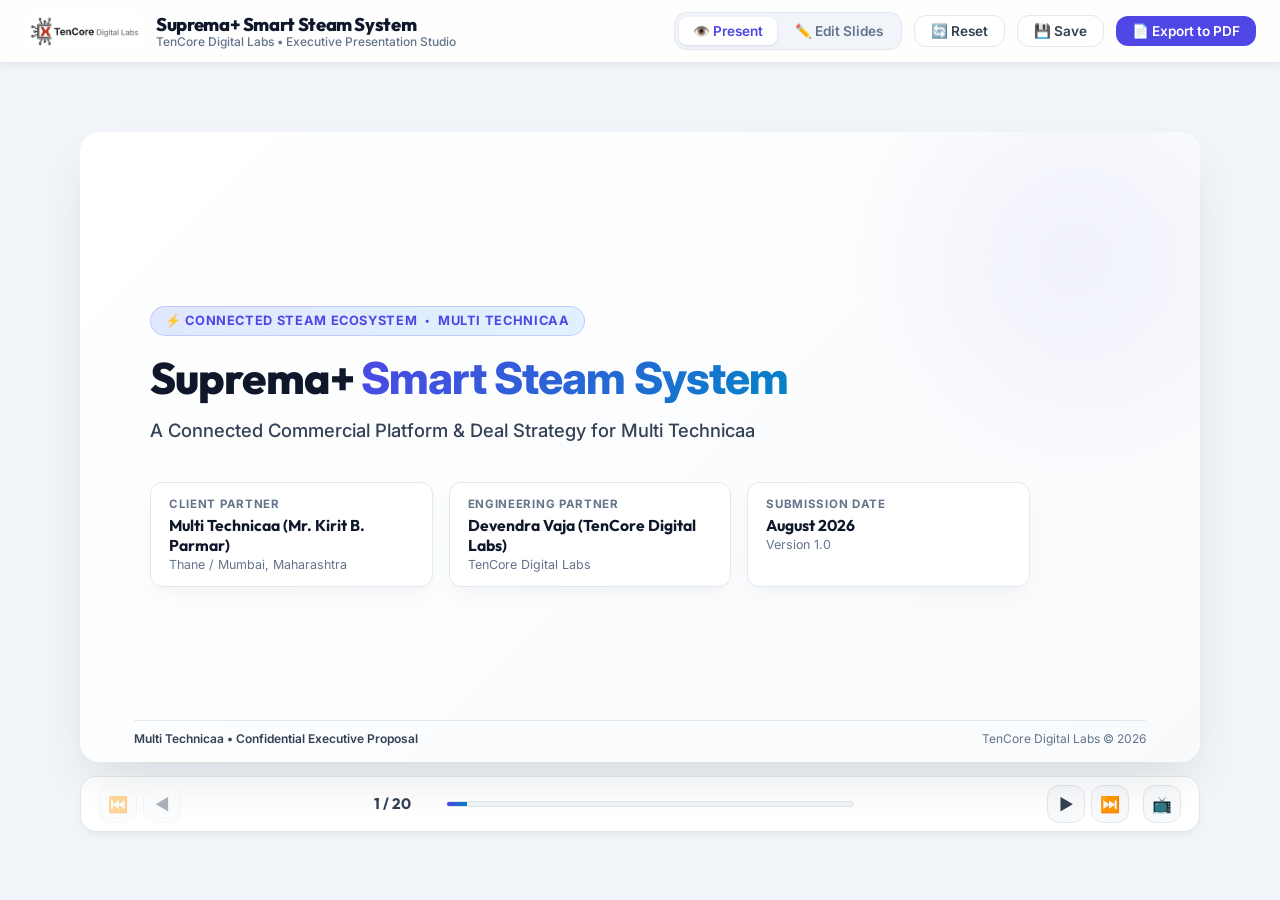
<file: MultiTechnicaa/index.html>
<!DOCTYPE html>
<html lang="en">
<head>
  <meta charset="UTF-8">
  <meta name="viewport" content="width=device-width, initial-scale=1.0">
  <title>Suprema+ Smart Steam System - Proposal & Deal Options | Multi Technicaa & TenCore Digital Labs</title>
  <meta name="description" content="Executive Project Proposal and Commercial Deal Options for Suprema+ Smart Steam System prepared for Multi Technicaa (Mr. Kirit B. Parmar) by TenCore Digital Labs.">
  <link rel="stylesheet" href="style.css">
</head>
<body>

  <!-- App Header / Control & Customization Toolbar -->
  <header id="toolbar">
    <div class="brand-section">
      <img src="tencore_digital_labs_logo.png" alt="TenCore Digital Labs Logo" class="brand-logo-img" onerror="this.style.display='none'; document.getElementById('fallback-logo').style.display='flex';">
      <div id="fallback-logo" class="logo-icon" style="display:none;">TC</div>
      <div class="brand-title">
        <h1>Suprema+ Smart Steam System</h1>
        <span>TenCore Digital Labs • Executive Presentation Studio</span>
      </div>
    </div>
    
    <div class="toolbar-controls">
      <!-- Present vs Edit Mode toggles -->
      <div class="view-toggle">
        <button id="btn-present-mode" class="toggle-btn active" aria-label="Switch to Presenter Mode">
          👁️ Present
        </button>
        <button id="btn-edit-mode" class="toggle-btn" aria-label="Switch to Slide Editor Mode">
          ✏️ Edit Slides
        </button>
      </div>

      <!-- Action Panel Buttons -->
      <button id="btn-reset" class="btn" title="Reset presentation to original templates">
        🔄 Reset
      </button>
      <button id="btn-save" class="btn" title="Save changes locally in browser">
        💾 Save
      </button>
      <button id="btn-export-pdf" class="btn btn-primary" title="Export slides to landscape PDF">
        📄 Export to PDF
      </button>
    </div>
  </header>

  <!-- Main Workspaces -->
  <main>
    
    <!-- 1. PRESENTATION WORKSPACE -->
    <section id="presentation-view" aria-label="Slideshow Viewer">
      <!-- 16:9 Landscape Aspect Slide Deck Container -->
      <div class="slide-deck-viewport">
        <div id="slide-viewport">
          <!-- Slide elements injected dynamically by app.js -->
        </div>
      </div>
      
      <!-- Slide navigation bar -->
      <div class="slide-navigation-controls">
        <div class="nav-arrows">
          <button id="nav-first" class="nav-arrow-btn" title="Go to First Slide (Home)" aria-label="First slide">⏮️</button>
          <button id="nav-prev" class="nav-arrow-btn" title="Go to Previous Slide (Left Arrow)" aria-label="Previous slide">◀</button>
        </div>
        
        <div class="slide-progress-wrapper">
          <span id="slide-counter-text" class="slide-number-indicator">1 / 20</span>
          <div class="progress-bar-container" id="slide-progress">
            <div id="slide-progress-fill" class="progress-bar-fill"></div>
          </div>
        </div>
        
        <div class="nav-arrows">
          <button id="nav-next" class="nav-arrow-btn" title="Go to Next Slide (Right Arrow / Space)" aria-label="Next slide">▶</button>
          <button id="nav-last" class="nav-arrow-btn" title="Go to Last Slide (End)" aria-label="Last slide">⏭️</button>
          <button id="btn-fullscreen" class="nav-arrow-btn" title="Toggle Fullscreen Present Mode (F)" aria-label="Fullscreen" style="margin-left: 8px;">📺</button>
        </div>
      </div>
    </section>

    <!-- 2. EDITING WORKSPACE -->
    <section id="editor-view" aria-label="Slides Scroll Editor" style="display: none;">
      <!-- Slide editor wrappers injected dynamically by app.js -->
    </section>

    <!-- Editor controls overlay (visible only in Edit Mode) -->
    <div class="editor-footer-controls" style="display: none;">
      <button id="btn-add-slide" class="btn btn-success">
        ➕ Add New Slide
      </button>

      <!-- Layout Selection Popup -->
      <div id="layout-picker" class="layout-picker" aria-hidden="true">
        <div class="layout-option" data-layout="title" title="Title and subtitle cover slide">
          <div class="layout-icon">
            <div style="width: 70%; height: 3px; background: var(--text-muted); margin-bottom: 2px;"></div>
            <div style="width: 40%; height: 2px; background: var(--text-muted);"></div>
          </div>
          <span>Title Slide</span>
        </div>
        <div class="layout-option" data-layout="divider" title="Section divider with horizontal highlight">
          <div class="layout-icon">
            <div style="width: 20%; height: 2px; background: var(--primary); margin-bottom: 4px;"></div>
            <div style="width: 60%; height: 3px; background: var(--text-muted);"></div>
          </div>
          <span>Divider Slide</span>
        </div>
        <div class="layout-option" data-layout="twocol" title="Compare two blocks side-by-side">
          <div class="layout-icon" style="gap: 4px; padding: 4px;">
            <div style="flex: 1; border: 1px dashed var(--text-muted); border-radius: 2px;"></div>
            <div style="flex: 1; border: 1px dashed var(--text-muted); border-radius: 2px;"></div>
          </div>
          <span>2 Columns</span>
        </div>
        <div class="layout-option" data-layout="threecard" title="Display grid of three summary cards">
          <div class="layout-icon" style="gap: 2px; padding: 4px;">
            <div style="flex: 1; border: 1px dashed var(--text-muted); border-radius: 1px;"></div>
            <div style="flex: 1; border: 1px dashed var(--text-muted); border-radius: 1px;"></div>
            <div style="flex: 1; border: 1px dashed var(--text-muted); border-radius: 1px;"></div>
          </div>
          <span>3 Cards</span>
        </div>
        <div class="layout-option" data-layout="fourcard" title="Display grid of four cards">
          <div class="layout-icon" style="gap: 2px; padding: 3px; flex-wrap: wrap;">
            <div style="width: 45%; height: 45%; border: 1px dashed var(--text-muted); border-radius: 1px;"></div>
            <div style="width: 45%; height: 45%; border: 1px dashed var(--text-muted); border-radius: 1px;"></div>
            <div style="width: 45%; height: 45%; border: 1px dashed var(--text-muted); border-radius: 1px;"></div>
            <div style="width: 45%; height: 45%; border: 1px dashed var(--text-muted); border-radius: 1px;"></div>
          </div>
          <span>4 Cards</span>
        </div>
        <div class="layout-option" data-layout="blueprint" title="Sequential multi-step roadmap / blueprint">
          <div class="layout-icon" style="flex-direction: column; gap: 3px; padding: 4px;">
            <div style="width: 100%; height: 4px; background: var(--primary); border-radius: 2px;"></div>
            <div style="width: 100%; height: 4px; background: var(--secondary); border-radius: 2px;"></div>
            <div style="width: 100%; height: 4px; background: var(--success); border-radius: 2px;"></div>
          </div>
          <span>Roadmap Steps</span>
        </div>
        <div class="layout-option" data-layout="table" title="Data or pricing table">
          <div class="layout-icon" style="flex-direction: column; gap: 2px; padding: 3px;">
            <div style="width: 100%; height: 3px; background: var(--primary);"></div>
            <div style="width: 100%; height: 2px; background: var(--border-color);"></div>
            <div style="width: 100%; height: 2px; background: var(--border-color);"></div>
          </div>
          <span>Data Table</span>
        </div>
        <div class="layout-option" data-layout="qa" title="Contact & Sign-off slide">
          <div class="layout-icon" style="flex-direction: column; justify-content: center; align-items: center;">
            <div style="width: 40%; height: 6px; background: var(--primary); border-radius: 2px; margin-bottom: 2px;"></div>
            <div style="width: 60%; height: 2px; background: var(--text-muted);"></div>
          </div>
          <span>Contact Slide</span>
        </div>
      </div>
    </div>

  </main>

  <!-- Presentation Logic script -->
  <script src="app.js"></script>
</body>
</html>
</file>
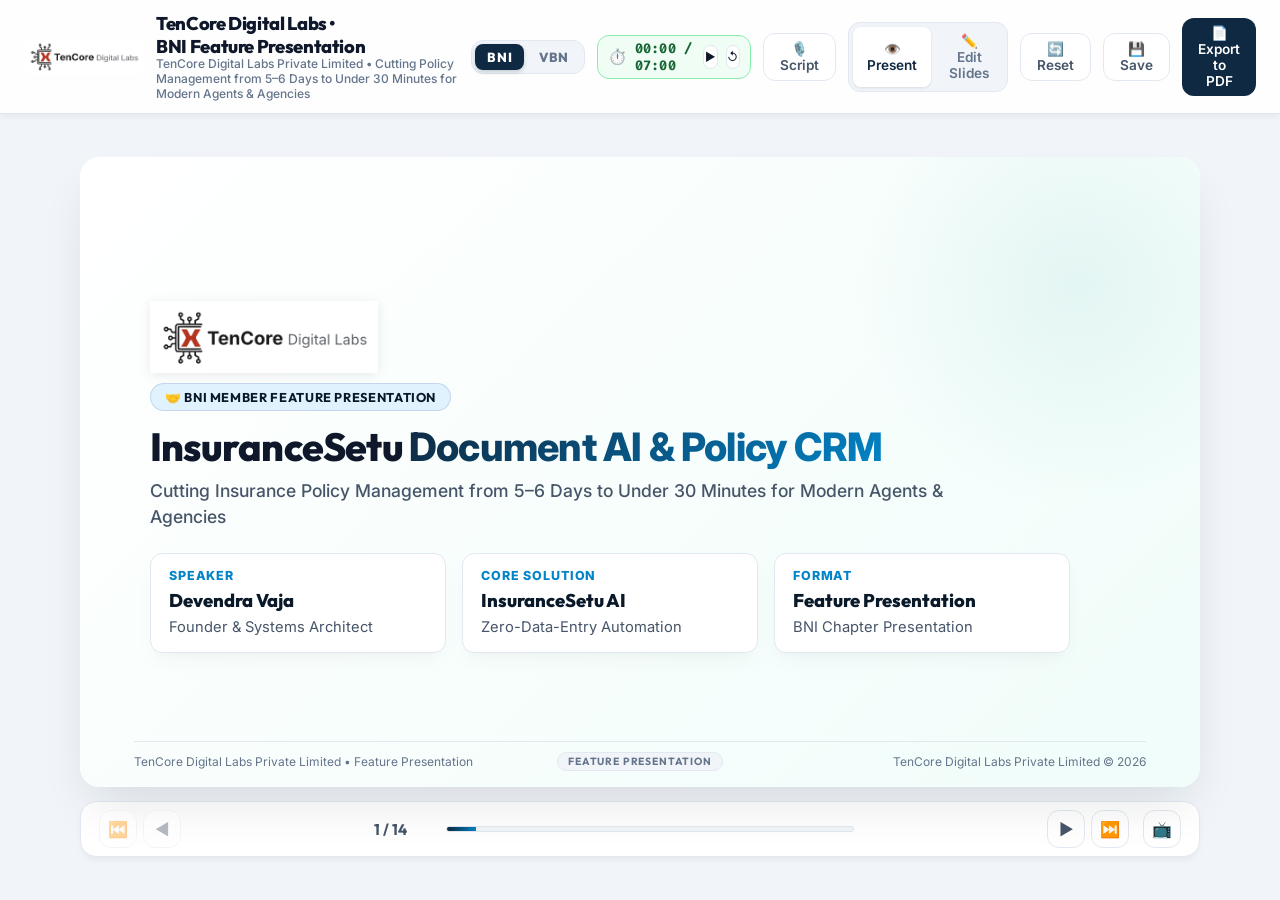
<file: DevendraVaja - BNI/Presentation/index.html>
<!DOCTYPE html>
<html lang="en">
<head>
  <meta charset="UTF-8">
  <meta name="viewport" content="width=device-width, initial-scale=1.0">
  <title>TenCore Digital Labs • Executive Presentation Studio</title>
  <meta name="description" content="Master Executive Presentation Template by TenCore Digital Labs.">
  <link rel="stylesheet" href="style.css">
</head>
<body>

  <!-- App Header / Control & Customization Toolbar -->
  <header id="toolbar">
    <div class="brand-section">
      <img src="Pics/tencore_digital_labs_logo.png" alt="TenCore Digital Labs Logo" class="brand-logo-img" onerror="this.style.display='none'; document.getElementById('fallback-logo').style.display='flex';">
      <div id="fallback-logo" class="logo-icon" style="display:none;">TC</div>
      <div class="brand-title">
        <h1 id="header-deck-title">TenCore Digital Labs • BNI Feature Presentation</h1>
        <span id="header-deck-subtitle">Custom AI, Mobile Apps & Automation Studio</span>
      </div>
    </div>
    
    <div class="toolbar-controls">
      <!-- Network Switcher (BNI vs VBN) -->
      <div class="network-toggle" id="network-toggle" title="Switch between BNI and VBN Feature Presentation mode">
        <button id="btn-net-bni" class="net-btn active" aria-label="BNI Presentation Mode">BNI</button>
        <button id="btn-net-vbn" class="net-btn" aria-label="VBN Presentation Mode">VBN</button>
      </div>

      <!-- Presenter Timer -->
      <div class="timer-widget" id="presenter-timer-widget" title="Presentation Timer (Click Play to Start)">
        <span class="timer-icon">⏱️</span>
        <span class="timer-display" id="timer-display">00:00 / 07:00</span>
        <button id="btn-timer-toggle" class="timer-action-btn" title="Start/Pause Timer (T)">▶</button>
        <button id="btn-timer-reset" class="timer-action-btn" title="Reset Timer (Shift+T)">↺</button>
      </div>

      <!-- Script Drawer Toggle -->
      <button id="btn-toggle-script" class="btn" title="Toggle Presenter Script (Press 'S')">
        🎙️ Script
      </button>

      <!-- Present vs Edit Mode toggles -->
      <div class="view-toggle">
        <button id="btn-present-mode" class="toggle-btn active" aria-label="Switch to Presenter Mode">
          👁️ Present
        </button>
        <button id="btn-edit-mode" class="toggle-btn" aria-label="Switch to Slide Editor Mode">
          ✏️ Edit Slides
        </button>
      </div>

      <!-- Action Panel Buttons -->
      <button id="btn-reset" class="btn" title="Reset presentation to original templates">
        🔄 Reset
      </button>
      <button id="btn-save" class="btn" title="Save changes locally in browser">
        💾 Save
      </button>
      <button id="btn-export-pdf" class="btn btn-primary" title="Export slides to landscape PDF">
        📄 Export to PDF
      </button>
    </div>
  </header>

  <!-- Main Workspaces -->
  <main>
    
    <!-- 1. PRESENTATION WORKSPACE -->
    <section id="presentation-view" aria-label="Slideshow Viewer">
      <!-- 16:9 Landscape Aspect Slide Deck Container -->
      <div class="slide-deck-viewport">
        <div id="slide-viewport">
          <!-- Slide elements injected dynamically by app.js -->
        </div>
      </div>
      
      <!-- Slide navigation bar -->
      <div class="slide-navigation-controls">
        <div class="nav-arrows">
          <button id="nav-first" class="nav-arrow-btn" title="Go to First Slide (Home)" aria-label="First slide">⏮️</button>
          <button id="nav-prev" class="nav-arrow-btn" title="Go to Previous Slide (Left Arrow)" aria-label="Previous slide">◀</button>
        </div>
        
        <div class="slide-progress-wrapper">
          <span id="slide-counter-text" class="slide-number-indicator">1 / 11</span>
          <div class="progress-bar-container" id="slide-progress">
            <div id="slide-progress-fill" class="progress-bar-fill"></div>
          </div>
        </div>
        
        <div class="nav-arrows">
          <button id="nav-next" class="nav-arrow-btn" title="Go to Next Slide (Right Arrow / Space)" aria-label="Next slide">▶</button>
          <button id="nav-last" class="nav-arrow-btn" title="Go to Last Slide (End)" aria-label="Last slide">⏭️</button>
          <button id="btn-fullscreen" class="nav-arrow-btn" title="Toggle Fullscreen Present Mode (F)" aria-label="Fullscreen" style="margin-left: 8px;">📺</button>
        </div>
      </div>
    </section>

    <!-- Presenter Script / Notes Drawer (Press 'S' or click Script button) -->
    <div id="presenter-script-drawer" class="script-drawer" style="display: none;">
      <div class="script-drawer-header">
        <div class="script-drawer-title">
          <span class="script-mic-icon">🎙️</span>
          <strong>Speaker Script &amp; Cues</strong>
          <span id="script-slide-tag" class="script-slide-tag">Slide 1 of 8</span>
          <span id="script-time-tag" class="script-time-tag">⏱️ Target: 35s</span>
        </div>
        <button id="btn-close-script" class="script-close-btn" title="Close Script (Press 'S')">✕</button>
      </div>
      <div class="script-drawer-body">
        <div id="script-content-text" class="script-content-text">
          <!-- Dynamically populated -->
        </div>
      </div>
    </div>

    <!-- 2. EDITING WORKSPACE -->
    <section id="editor-view" aria-label="Slides Scroll Editor" style="display: none;">
      <!-- Slide editor wrappers injected dynamically by app.js -->
    </section>

    <!-- Editor controls overlay (visible only in Edit Mode) -->
    <div class="editor-footer-controls" style="display: none;">
      <button id="btn-add-slide" class="btn btn-success">
        ➕ Add New Slide
      </button>

      <!-- Layout Selection Popup -->
      <div id="layout-picker" class="layout-picker" aria-hidden="true">
        <div class="layout-option" data-layout="title" title="Title and subtitle cover slide">
          <div class="layout-icon">
            <div style="width: 70%; height: 3px; background: var(--text-muted); margin-bottom: 2px;"></div>
            <div style="width: 40%; height: 2px; background: var(--text-muted);"></div>
          </div>
          <span>Title Slide</span>
        </div>
        <div class="layout-option" data-layout="instructor" title="Speaker or profile slide">
          <div class="layout-icon" style="flex-direction: row; gap: 3px;">
            <div style="width: 30%; height: 100%; background: var(--primary-light); border-radius: 2px;"></div>
            <div style="width: 65%; height: 100%; display: flex; flex-direction: column; gap: 2px;">
              <div style="width: 100%; height: 3px; background: var(--text-muted);"></div>
              <div style="width: 80%; height: 2px; background: var(--text-muted);"></div>
            </div>
          </div>
          <span>Speaker</span>
        </div>
        <div class="layout-option" data-layout="divider" title="Section divider with dark background">
          <div class="layout-icon" style="background: var(--text-primary);">
            <div style="width: 60%; height: 4px; background: white; margin: auto;"></div>
          </div>
          <span>Section Header</span>
        </div>
        <div class="layout-option" data-layout="twocol" title="Two-column comparison or details">
          <div class="layout-icon" style="flex-direction: row; gap: 3px;">
            <div style="width: 48%; height: 100%; background: var(--primary-light);"></div>
            <div style="width: 48%; height: 100%; background: var(--bg-card-alt);"></div>
          </div>
          <span>Two Columns</span>
        </div>
        <div class="layout-option" data-layout="differentiators" title="Market differentiators & architecture stack">
          <div class="layout-icon" style="flex-direction: row; gap: 3px;">
            <div style="width: 50%; height: 100%; display: flex; flex-direction: column; gap: 2px;">
              <div style="width: 100%; height: 2px; background: var(--primary);"></div>
              <div style="width: 100%; height: 2px; background: var(--primary);"></div>
              <div style="width: 100%; height: 2px; background: var(--primary);"></div>
            </div>
            <div style="width: 46%; height: 100%; display: flex; flex-direction: column; gap: 2px;">
              <div style="width: 100%; height: 2px; background: var(--primary-light); border: 1px solid var(--primary);"></div>
              <div style="width: 100%; height: 2px; background: var(--bg-card-alt);"></div>
              <div style="width: 100%; height: 2px; background: var(--text-primary);"></div>
            </div>
          </div>
          <span>Differentiators</span>
        </div>
        <div class="layout-option" data-layout="threecard" title="Three card grid">
          <div class="layout-icon" style="flex-direction: row; gap: 2px;">
            <div style="width: 30%; height: 100%; background: var(--bg-card-alt);"></div>
            <div style="width: 30%; height: 100%; background: var(--bg-card-alt);"></div>
            <div style="width: 30%; height: 100%; background: var(--bg-card-alt);"></div>
          </div>
          <span>3 Cards</span>
        </div>
        <div class="layout-option" data-layout="fourcard" title="2x2 grid of cards">
          <div class="layout-icon" style="flex-wrap: wrap; gap: 2px;">
            <div style="width: 45%; height: 45%; background: var(--bg-card-alt);"></div>
            <div style="width: 45%; height: 45%; background: var(--bg-card-alt);"></div>
            <div style="width: 45%; height: 45%; background: var(--bg-card-alt);"></div>
            <div style="width: 45%; height: 45%; background: var(--bg-card-alt);"></div>
          </div>
          <span>4 Cards</span>
        </div>
        <div class="layout-option" data-layout="blueprint" title="Roadmap phases layout">
          <div class="layout-icon" style="flex-direction: row; gap: 2px;">
            <div style="width: 22%; height: 100%; background: var(--primary-light);"></div>
            <div style="width: 22%; height: 100%; background: var(--bg-card-alt);"></div>
            <div style="width: 22%; height: 100%; background: var(--bg-card-alt);"></div>
            <div style="width: 22%; height: 100%; background: var(--bg-card-alt);"></div>
          </div>
          <span>Roadmap</span>
        </div>
        <div class="layout-option" data-layout="table" title="Data table matrix">
          <div class="layout-icon" style="display: flex; flex-direction: column; gap: 2px;">
            <div style="width: 100%; height: 4px; background: var(--primary);"></div>
            <div style="width: 100%; height: 2px; background: var(--text-muted);"></div>
            <div style="width: 100%; height: 2px; background: var(--text-muted);"></div>
          </div>
          <span>Data Table</span>
        </div>
        <div class="layout-option" data-layout="pricing" title="Pricing options layout">
          <div class="layout-icon" style="flex-direction: row; gap: 2px;">
            <div style="width: 30%; height: 100%; background: var(--bg-card-alt);"></div>
            <div style="width: 30%; height: 100%; background: var(--primary-light); border: 1px solid var(--primary);"></div>
            <div style="width: 30%; height: 100%; background: var(--bg-card-alt);"></div>
          </div>
          <span>Pricing</span>
        </div>
        <div class="layout-option" data-layout="qa" title="Q&A and Contact details">
          <div class="layout-icon" style="flex-direction: row; gap: 4px;">
            <div style="width: 55%; height: 100%; background: var(--bg-card-alt);"></div>
            <div style="width: 35%; height: 100%; background: var(--primary-light);"></div>
          </div>
          <span>Q&A / Contact</span>
        </div>
      </div>
    </div>

    <!-- 3. PDF EXPORT MODAL -->
    <div id="export-modal" class="modal-overlay" style="display: none;">
      <div class="modal-card">
        <div class="modal-header">
          <div class="modal-title-wrap">
            <span class="modal-icon">📄</span>
            <h3>Export Presentation to PDF</h3>
          </div>
          <button id="btn-close-modal" class="btn-icon" aria-label="Close export dialog">✕</button>
        </div>
        
        <div class="modal-body">
          <p class="modal-desc">Configure layout aspect ratio and display preferences for your exported PDF document:</p>
          
          <div class="export-option-group">
            <label class="option-group-label">Print Aspect Ratio</label>
            <div class="ratio-options-grid">
              <label class="ratio-card active" data-ratio="16:9">
                <input type="radio" name="print-aspect" value="16:9" checked>
                <div class="ratio-preview ratio-16-9">16:9</div>
                <div class="ratio-details">
                  <span class="ratio-name">16:9 Widescreen</span>
                  <span class="ratio-sub">Standard modern presentation ratio (297mm × 167mm)</span>
                </div>
              </label>
              
              <label class="ratio-card" data-ratio="4:3">
                <input type="radio" name="print-aspect" value="4:3">
                <input type="radio" name="print-aspect" value="4:3">
                <div class="ratio-preview ratio-4-3">4:3</div>
                <div class="ratio-details">
                  <span class="ratio-name">4:3 / A4 Standard</span>
                  <span class="ratio-sub">Classic document & traditional print format (297mm × 210mm)</span>
                </div>
              </label>
            </div>
          </div>
          
          <div class="export-option-group">
            <label class="option-group-label">Page Numbering</label>
            <label class="checkbox-container">
              <input type="checkbox" id="chk-print-slide-numbers" checked>
              <span class="checkbox-custom"></span>
              <span class="checkbox-label">
                <strong>Include Slide Numbers</strong> ("Slide X of Y" in footer)
                <small>Uncheck this when selectively sharing individual slides with clients</small>
              </span>
            </label>
          </div>

          <div class="export-tip">
            💡 <em>Tip: In your browser print dialog, select <strong>Landscape</strong>, set Margins to <strong>None</strong>, and check <strong>Background Graphics</strong>.</em>
          </div>
        </div>
        
        <div class="modal-footer">
          <button id="btn-cancel-export" class="btn">Cancel</button>
          <button id="btn-confirm-export" class="btn btn-primary">🖨️ Print / Save as PDF</button>
        </div>
      </div>
    </div>
  </main>

  <!-- Configuration & Application Logic -->
  <script src="deck-config.js"></script>
  <script src="app.js"></script>
</body>
</html>
</file>
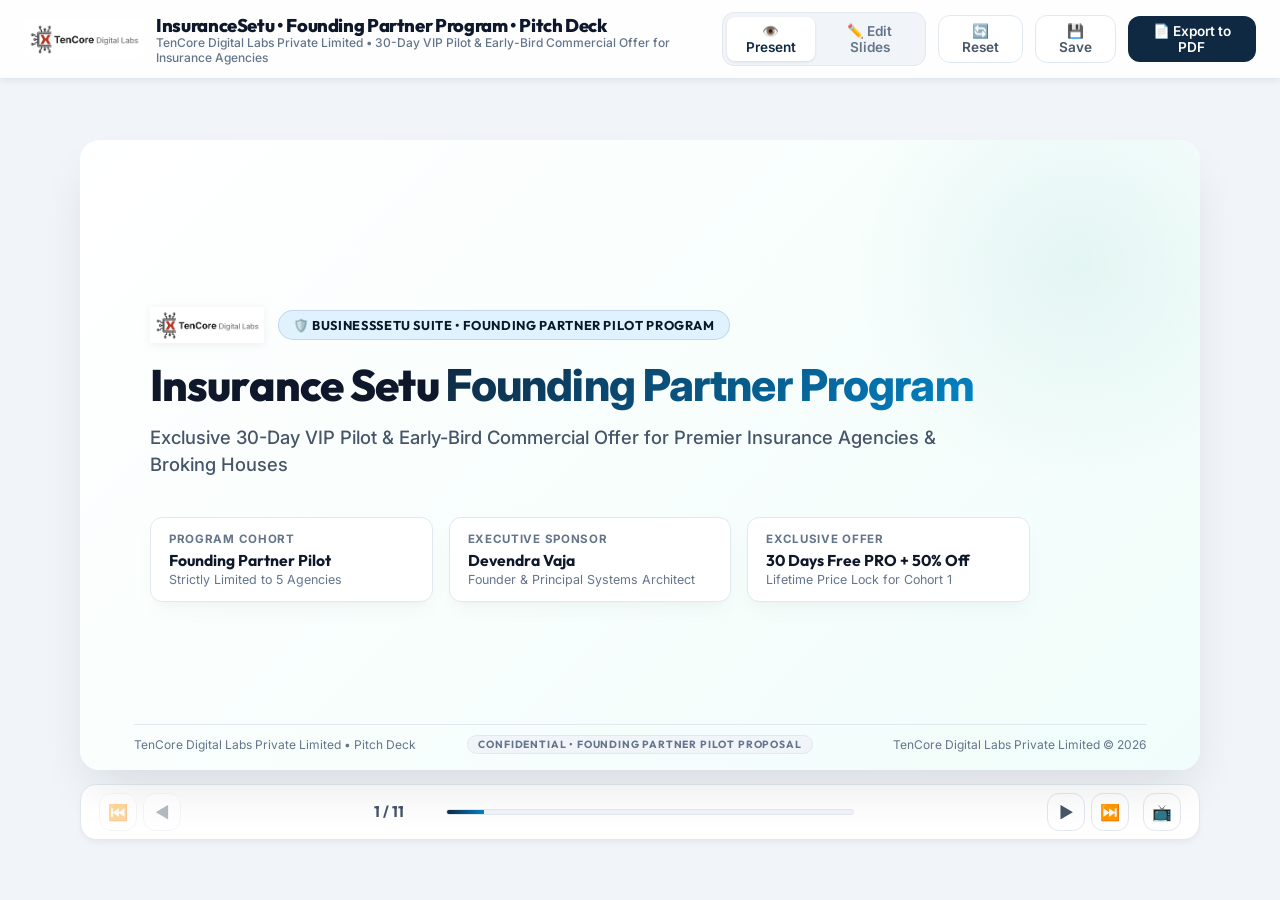
<file: InsuranceSetu/Pilot Presentation/index.html>
<!DOCTYPE html>
<html lang="en">
<head>
  <meta charset="UTF-8">
  <meta name="viewport" content="width=device-width, initial-scale=1.0">
  <title>InsuranceSetu • Founding Partner Pilot Program | TenCore Digital Labs</title>
  <meta name="description" content="Founding Partner Pilot Program & Early-Bird Commercial Proposal for Insurance Agencies by TenCore Digital Labs Private Limited.">
  <link rel="stylesheet" href="style.css">
</head>
<body>

  <!-- App Header / Control & Customization Toolbar -->
  <header id="toolbar">
    <div class="brand-section">
      <img src="Pics/tencore_digital_labs_logo.png" alt="TenCore Digital Labs Logo" class="brand-logo-img" onerror="this.style.display='none'; document.getElementById('fallback-logo').style.display='flex';">
      <div id="fallback-logo" class="logo-icon" style="display:none;">TC</div>
      <div class="brand-title">
        <h1 id="header-deck-title">TenCore Digital Labs • Pitch Deck</h1>
        <span id="header-deck-subtitle">Executive Presentation Studio</span>
      </div>
    </div>
    
    <div class="toolbar-controls">
      <!-- Present vs Edit Mode toggles -->
      <div class="view-toggle">
        <button id="btn-present-mode" class="toggle-btn active" aria-label="Switch to Presenter Mode">
          👁️ Present
        </button>
        <button id="btn-edit-mode" class="toggle-btn" aria-label="Switch to Slide Editor Mode">
          ✏️ Edit Slides
        </button>
      </div>

      <!-- Action Panel Buttons -->
      <button id="btn-reset" class="btn" title="Reset presentation to original templates">
        🔄 Reset
      </button>
      <button id="btn-save" class="btn" title="Save changes locally in browser">
        💾 Save
      </button>
      <button id="btn-export-pdf" class="btn btn-primary" title="Export slides to landscape PDF">
        📄 Export to PDF
      </button>
    </div>
  </header>

  <!-- Main Workspaces -->
  <main>
    
    <!-- 1. PRESENTATION WORKSPACE -->
    <section id="presentation-view" aria-label="Slideshow Viewer">
      <!-- 16:9 Landscape Aspect Slide Deck Container -->
      <div class="slide-deck-viewport">
        <div id="slide-viewport">
          <!-- Slide elements injected dynamically by app.js -->
        </div>
      </div>
      
      <!-- Slide navigation bar -->
      <div class="slide-navigation-controls">
        <div class="nav-arrows">
          <button id="nav-first" class="nav-arrow-btn" title="Go to First Slide (Home)" aria-label="First slide">⏮️</button>
          <button id="nav-prev" class="nav-arrow-btn" title="Go to Previous Slide (Left Arrow)" aria-label="Previous slide">◀</button>
        </div>
        
        <div class="slide-progress-wrapper">
          <span id="slide-counter-text" class="slide-number-indicator">1 / 11</span>
          <div class="progress-bar-container" id="slide-progress">
            <div id="slide-progress-fill" class="progress-bar-fill"></div>
          </div>
        </div>
        
        <div class="nav-arrows">
          <button id="nav-next" class="nav-arrow-btn" title="Go to Next Slide (Right Arrow / Space)" aria-label="Next slide">▶</button>
          <button id="nav-last" class="nav-arrow-btn" title="Go to Last Slide (End)" aria-label="Last slide">⏭️</button>
          <button id="btn-fullscreen" class="nav-arrow-btn" title="Toggle Fullscreen Present Mode (F)" aria-label="Fullscreen" style="margin-left: 8px;">📺</button>
        </div>
      </div>
    </section>

    <!-- 2. EDITING WORKSPACE -->
    <section id="editor-view" aria-label="Slides Scroll Editor" style="display: none;">
      <!-- Slide editor wrappers injected dynamically by app.js -->
    </section>

    <!-- Editor controls overlay (visible only in Edit Mode) -->
    <div class="editor-footer-controls" style="display: none;">
      <button id="btn-add-slide" class="btn btn-success">
        ➕ Add New Slide
      </button>

      <!-- Layout Selection Popup -->
      <div id="layout-picker" class="layout-picker" aria-hidden="true">
        <div class="layout-option" data-layout="title" title="Title and subtitle cover slide">
          <div class="layout-icon">
            <div style="width: 70%; height: 3px; background: var(--text-muted); margin-bottom: 2px;"></div>
            <div style="width: 40%; height: 2px; background: var(--text-muted);"></div>
          </div>
          <span>Title Slide</span>
        </div>
        <div class="layout-option" data-layout="instructor" title="Speaker or profile slide">
          <div class="layout-icon" style="flex-direction: row; gap: 3px;">
            <div style="width: 30%; height: 100%; background: var(--primary-light); border-radius: 2px;"></div>
            <div style="width: 65%; height: 100%; display: flex; flex-direction: column; gap: 2px;">
              <div style="width: 100%; height: 3px; background: var(--text-muted);"></div>
              <div style="width: 80%; height: 2px; background: var(--text-muted);"></div>
            </div>
          </div>
          <span>Speaker</span>
        </div>
        <div class="layout-option" data-layout="divider" title="Section divider with dark background">
          <div class="layout-icon" style="background: var(--text-primary);">
            <div style="width: 60%; height: 4px; background: white; margin: auto;"></div>
          </div>
          <span>Section Header</span>
        </div>
        <div class="layout-option" data-layout="twocol" title="Two-column comparison or details">
          <div class="layout-icon" style="flex-direction: row; gap: 3px;">
            <div style="width: 48%; height: 100%; background: var(--primary-light);"></div>
            <div style="width: 48%; height: 100%; background: var(--bg-card-alt);"></div>
          </div>
          <span>Two Columns</span>
        </div>
        <div class="layout-option" data-layout="differentiators" title="Market differentiators & architecture stack">
          <div class="layout-icon" style="flex-direction: row; gap: 3px;">
            <div style="width: 50%; height: 100%; display: flex; flex-direction: column; gap: 2px;">
              <div style="width: 100%; height: 2px; background: var(--primary);"></div>
              <div style="width: 100%; height: 2px; background: var(--primary);"></div>
              <div style="width: 100%; height: 2px; background: var(--primary);"></div>
            </div>
            <div style="width: 46%; height: 100%; display: flex; flex-direction: column; gap: 2px;">
              <div style="width: 100%; height: 2px; background: var(--primary-light); border: 1px solid var(--primary);"></div>
              <div style="width: 100%; height: 2px; background: var(--bg-card-alt);"></div>
              <div style="width: 100%; height: 2px; background: var(--text-primary);"></div>
            </div>
          </div>
          <span>Differentiators</span>
        </div>
        <div class="layout-option" data-layout="threecard" title="Three card grid">
          <div class="layout-icon" style="flex-direction: row; gap: 2px;">
            <div style="width: 30%; height: 100%; background: var(--bg-card-alt);"></div>
            <div style="width: 30%; height: 100%; background: var(--bg-card-alt);"></div>
            <div style="width: 30%; height: 100%; background: var(--bg-card-alt);"></div>
          </div>
          <span>3 Cards</span>
        </div>
        <div class="layout-option" data-layout="fourcard" title="2x2 grid of cards">
          <div class="layout-icon" style="flex-wrap: wrap; gap: 2px;">
            <div style="width: 45%; height: 45%; background: var(--bg-card-alt);"></div>
            <div style="width: 45%; height: 45%; background: var(--bg-card-alt);"></div>
            <div style="width: 45%; height: 45%; background: var(--bg-card-alt);"></div>
            <div style="width: 45%; height: 45%; background: var(--bg-card-alt);"></div>
          </div>
          <span>4 Cards</span>
        </div>
        <div class="layout-option" data-layout="blueprint" title="Roadmap phases layout">
          <div class="layout-icon" style="flex-direction: row; gap: 2px;">
            <div style="width: 22%; height: 100%; background: var(--primary-light);"></div>
            <div style="width: 22%; height: 100%; background: var(--bg-card-alt);"></div>
            <div style="width: 22%; height: 100%; background: var(--bg-card-alt);"></div>
            <div style="width: 22%; height: 100%; background: var(--bg-card-alt);"></div>
          </div>
          <span>Roadmap</span>
        </div>
        <div class="layout-option" data-layout="table" title="Data table matrix">
          <div class="layout-icon" style="display: flex; flex-direction: column; gap: 2px;">
            <div style="width: 100%; height: 4px; background: var(--primary);"></div>
            <div style="width: 100%; height: 2px; background: var(--text-muted);"></div>
            <div style="width: 100%; height: 2px; background: var(--text-muted);"></div>
          </div>
          <span>Data Table</span>
        </div>
        <div class="layout-option" data-layout="pricing" title="Pricing options layout">
          <div class="layout-icon" style="flex-direction: row; gap: 2px;">
            <div style="width: 30%; height: 100%; background: var(--bg-card-alt);"></div>
            <div style="width: 30%; height: 100%; background: var(--primary-light); border: 1px solid var(--primary);"></div>
            <div style="width: 30%; height: 100%; background: var(--bg-card-alt);"></div>
          </div>
          <span>Pricing</span>
        </div>
        <div class="layout-option" data-layout="qa" title="Q&A and Contact details">
          <div class="layout-icon" style="flex-direction: row; gap: 4px;">
            <div style="width: 55%; height: 100%; background: var(--bg-card-alt);"></div>
            <div style="width: 35%; height: 100%; background: var(--primary-light);"></div>
          </div>
          <span>Q&A / Contact</span>
        </div>
      </div>
    </div>

    <!-- 3. PDF EXPORT MODAL -->
    <div id="export-modal" class="modal-overlay" style="display: none;">
      <div class="modal-card">
        <div class="modal-header">
          <div class="modal-title-wrap">
            <span class="modal-icon">📄</span>
            <h3>Export Presentation to PDF</h3>
          </div>
          <button id="btn-close-modal" class="btn-icon" aria-label="Close export dialog">✕</button>
        </div>
        
        <div class="modal-body">
          <p class="modal-desc">Configure layout aspect ratio and display preferences for your exported PDF document:</p>
          
          <div class="export-option-group">
            <label class="option-group-label">Print Aspect Ratio</label>
            <div class="ratio-options-grid">
              <label class="ratio-card active" data-ratio="16:9">
                <input type="radio" name="print-aspect" value="16:9" checked>
                <div class="ratio-preview ratio-16-9">16:9</div>
                <div class="ratio-details">
                  <span class="ratio-name">16:9 Widescreen</span>
                  <span class="ratio-sub">Standard modern presentation ratio (297mm × 167mm)</span>
                </div>
              </label>
              
              <label class="ratio-card" data-ratio="4:3">
                <input type="radio" name="print-aspect" value="4:3">
                <input type="radio" name="print-aspect" value="4:3">
                <div class="ratio-preview ratio-4-3">4:3</div>
                <div class="ratio-details">
                  <span class="ratio-name">4:3 / A4 Standard</span>
                  <span class="ratio-sub">Classic document & traditional print format (297mm × 210mm)</span>
                </div>
              </label>
            </div>
          </div>
          
          <div class="export-option-group">
            <label class="option-group-label">Page Numbering</label>
            <label class="checkbox-container">
              <input type="checkbox" id="chk-print-slide-numbers" checked>
              <span class="checkbox-custom"></span>
              <span class="checkbox-label">
                <strong>Include Slide Numbers</strong> ("Slide X of Y" in footer)
                <small>Uncheck this when selectively sharing individual slides with clients</small>
              </span>
            </label>
          </div>

          <div class="export-tip">
            💡 <em>Tip: In your browser print dialog, select <strong>Landscape</strong>, set Margins to <strong>None</strong>, and check <strong>Background Graphics</strong>.</em>
          </div>
        </div>
        
        <div class="modal-footer">
          <button id="btn-cancel-export" class="btn">Cancel</button>
          <button id="btn-confirm-export" class="btn btn-primary">🖨️ Print / Save as PDF</button>
        </div>
      </div>
    </div>
  </main>

  <!-- Configuration & Application Logic -->
  <script src="deck-config.js"></script>
  <script src="app.js"></script>
</body>
</html>
</file>
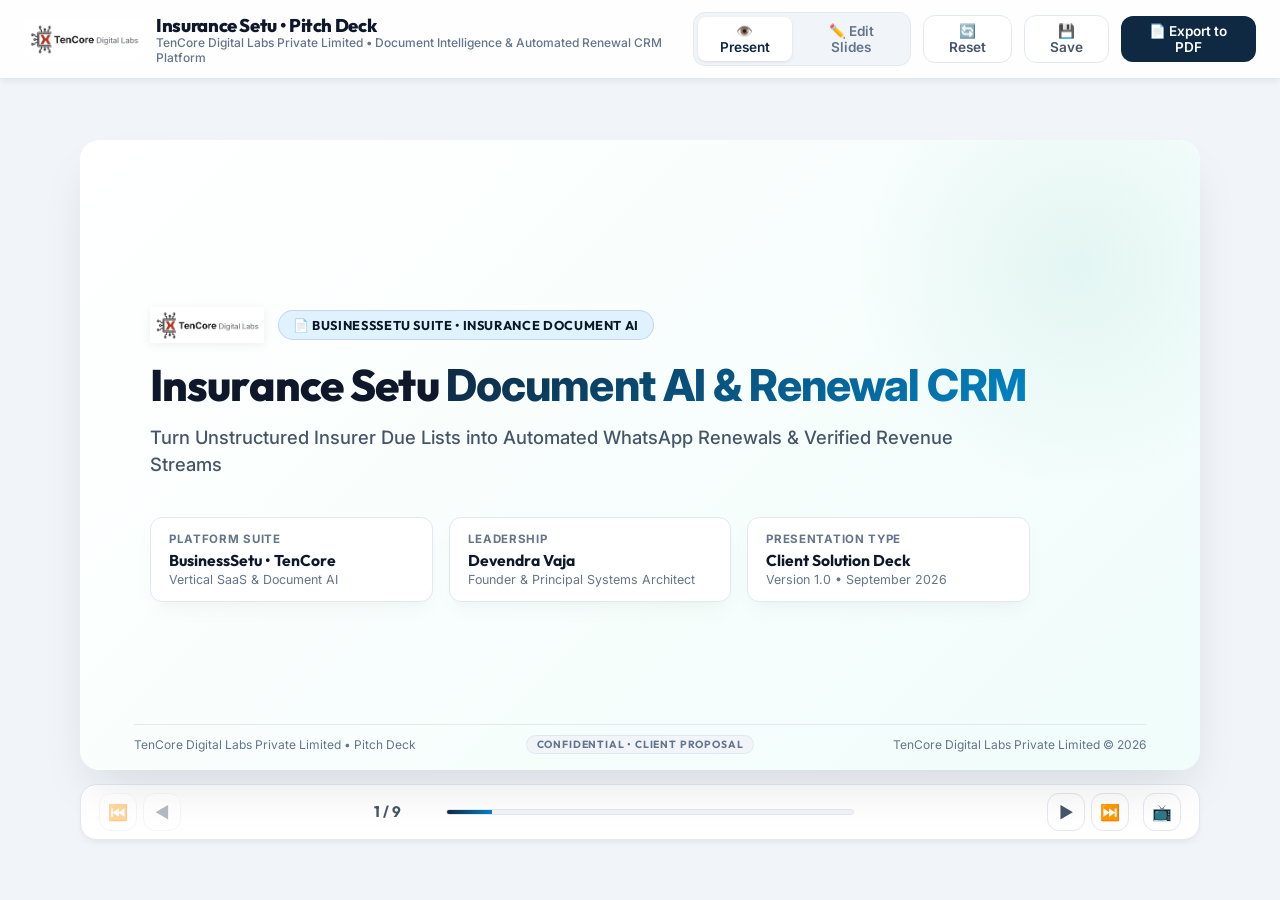
<file: InsuranceSetu/Presentation/index.html>
<!DOCTYPE html>
<html lang="en">
<head>
  <meta charset="UTF-8">
  <meta name="viewport" content="width=device-width, initial-scale=1.0">
  <title>TenCore Digital Labs • Executive Presentation Studio</title>
  <meta name="description" content="Master Executive Presentation Template by TenCore Digital Labs.">
  <link rel="stylesheet" href="style.css">
</head>
<body>

  <!-- App Header / Control & Customization Toolbar -->
  <header id="toolbar">
    <div class="brand-section">
      <img src="Pics/tencore_digital_labs_logo.png" alt="TenCore Digital Labs Logo" class="brand-logo-img" onerror="this.style.display='none'; document.getElementById('fallback-logo').style.display='flex';">
      <div id="fallback-logo" class="logo-icon" style="display:none;">TC</div>
      <div class="brand-title">
        <h1 id="header-deck-title">TenCore Digital Labs • Pitch Deck</h1>
        <span id="header-deck-subtitle">Executive Presentation Studio</span>
      </div>
    </div>
    
    <div class="toolbar-controls">
      <!-- Present vs Edit Mode toggles -->
      <div class="view-toggle">
        <button id="btn-present-mode" class="toggle-btn active" aria-label="Switch to Presenter Mode">
          👁️ Present
        </button>
        <button id="btn-edit-mode" class="toggle-btn" aria-label="Switch to Slide Editor Mode">
          ✏️ Edit Slides
        </button>
      </div>

      <!-- Action Panel Buttons -->
      <button id="btn-reset" class="btn" title="Reset presentation to original templates">
        🔄 Reset
      </button>
      <button id="btn-save" class="btn" title="Save changes locally in browser">
        💾 Save
      </button>
      <button id="btn-export-pdf" class="btn btn-primary" title="Export slides to landscape PDF">
        📄 Export to PDF
      </button>
    </div>
  </header>

  <!-- Main Workspaces -->
  <main>
    
    <!-- 1. PRESENTATION WORKSPACE -->
    <section id="presentation-view" aria-label="Slideshow Viewer">
      <!-- 16:9 Landscape Aspect Slide Deck Container -->
      <div class="slide-deck-viewport">
        <div id="slide-viewport">
          <!-- Slide elements injected dynamically by app.js -->
        </div>
      </div>
      
      <!-- Slide navigation bar -->
      <div class="slide-navigation-controls">
        <div class="nav-arrows">
          <button id="nav-first" class="nav-arrow-btn" title="Go to First Slide (Home)" aria-label="First slide">⏮️</button>
          <button id="nav-prev" class="nav-arrow-btn" title="Go to Previous Slide (Left Arrow)" aria-label="Previous slide">◀</button>
        </div>
        
        <div class="slide-progress-wrapper">
          <span id="slide-counter-text" class="slide-number-indicator">1 / 11</span>
          <div class="progress-bar-container" id="slide-progress">
            <div id="slide-progress-fill" class="progress-bar-fill"></div>
          </div>
        </div>
        
        <div class="nav-arrows">
          <button id="nav-next" class="nav-arrow-btn" title="Go to Next Slide (Right Arrow / Space)" aria-label="Next slide">▶</button>
          <button id="nav-last" class="nav-arrow-btn" title="Go to Last Slide (End)" aria-label="Last slide">⏭️</button>
          <button id="btn-fullscreen" class="nav-arrow-btn" title="Toggle Fullscreen Present Mode (F)" aria-label="Fullscreen" style="margin-left: 8px;">📺</button>
        </div>
      </div>
    </section>

    <!-- 2. EDITING WORKSPACE -->
    <section id="editor-view" aria-label="Slides Scroll Editor" style="display: none;">
      <!-- Slide editor wrappers injected dynamically by app.js -->
    </section>

    <!-- Editor controls overlay (visible only in Edit Mode) -->
    <div class="editor-footer-controls" style="display: none;">
      <button id="btn-add-slide" class="btn btn-success">
        ➕ Add New Slide
      </button>

      <!-- Layout Selection Popup -->
      <div id="layout-picker" class="layout-picker" aria-hidden="true">
        <div class="layout-option" data-layout="title" title="Title and subtitle cover slide">
          <div class="layout-icon">
            <div style="width: 70%; height: 3px; background: var(--text-muted); margin-bottom: 2px;"></div>
            <div style="width: 40%; height: 2px; background: var(--text-muted);"></div>
          </div>
          <span>Title Slide</span>
        </div>
        <div class="layout-option" data-layout="instructor" title="Speaker or profile slide">
          <div class="layout-icon" style="flex-direction: row; gap: 3px;">
            <div style="width: 30%; height: 100%; background: var(--primary-light); border-radius: 2px;"></div>
            <div style="width: 65%; height: 100%; display: flex; flex-direction: column; gap: 2px;">
              <div style="width: 100%; height: 3px; background: var(--text-muted);"></div>
              <div style="width: 80%; height: 2px; background: var(--text-muted);"></div>
            </div>
          </div>
          <span>Speaker</span>
        </div>
        <div class="layout-option" data-layout="divider" title="Section divider with dark background">
          <div class="layout-icon" style="background: var(--text-primary);">
            <div style="width: 60%; height: 4px; background: white; margin: auto;"></div>
          </div>
          <span>Section Header</span>
        </div>
        <div class="layout-option" data-layout="twocol" title="Two-column comparison or details">
          <div class="layout-icon" style="flex-direction: row; gap: 3px;">
            <div style="width: 48%; height: 100%; background: var(--primary-light);"></div>
            <div style="width: 48%; height: 100%; background: var(--bg-card-alt);"></div>
          </div>
          <span>Two Columns</span>
        </div>
        <div class="layout-option" data-layout="differentiators" title="Market differentiators & architecture stack">
          <div class="layout-icon" style="flex-direction: row; gap: 3px;">
            <div style="width: 50%; height: 100%; display: flex; flex-direction: column; gap: 2px;">
              <div style="width: 100%; height: 2px; background: var(--primary);"></div>
              <div style="width: 100%; height: 2px; background: var(--primary);"></div>
              <div style="width: 100%; height: 2px; background: var(--primary);"></div>
            </div>
            <div style="width: 46%; height: 100%; display: flex; flex-direction: column; gap: 2px;">
              <div style="width: 100%; height: 2px; background: var(--primary-light); border: 1px solid var(--primary);"></div>
              <div style="width: 100%; height: 2px; background: var(--bg-card-alt);"></div>
              <div style="width: 100%; height: 2px; background: var(--text-primary);"></div>
            </div>
          </div>
          <span>Differentiators</span>
        </div>
        <div class="layout-option" data-layout="threecard" title="Three card grid">
          <div class="layout-icon" style="flex-direction: row; gap: 2px;">
            <div style="width: 30%; height: 100%; background: var(--bg-card-alt);"></div>
            <div style="width: 30%; height: 100%; background: var(--bg-card-alt);"></div>
            <div style="width: 30%; height: 100%; background: var(--bg-card-alt);"></div>
          </div>
          <span>3 Cards</span>
        </div>
        <div class="layout-option" data-layout="fourcard" title="2x2 grid of cards">
          <div class="layout-icon" style="flex-wrap: wrap; gap: 2px;">
            <div style="width: 45%; height: 45%; background: var(--bg-card-alt);"></div>
            <div style="width: 45%; height: 45%; background: var(--bg-card-alt);"></div>
            <div style="width: 45%; height: 45%; background: var(--bg-card-alt);"></div>
            <div style="width: 45%; height: 45%; background: var(--bg-card-alt);"></div>
          </div>
          <span>4 Cards</span>
        </div>
        <div class="layout-option" data-layout="blueprint" title="Roadmap phases layout">
          <div class="layout-icon" style="flex-direction: row; gap: 2px;">
            <div style="width: 22%; height: 100%; background: var(--primary-light);"></div>
            <div style="width: 22%; height: 100%; background: var(--bg-card-alt);"></div>
            <div style="width: 22%; height: 100%; background: var(--bg-card-alt);"></div>
            <div style="width: 22%; height: 100%; background: var(--bg-card-alt);"></div>
          </div>
          <span>Roadmap</span>
        </div>
        <div class="layout-option" data-layout="table" title="Data table matrix">
          <div class="layout-icon" style="display: flex; flex-direction: column; gap: 2px;">
            <div style="width: 100%; height: 4px; background: var(--primary);"></div>
            <div style="width: 100%; height: 2px; background: var(--text-muted);"></div>
            <div style="width: 100%; height: 2px; background: var(--text-muted);"></div>
          </div>
          <span>Data Table</span>
        </div>
        <div class="layout-option" data-layout="pricing" title="Pricing options layout">
          <div class="layout-icon" style="flex-direction: row; gap: 2px;">
            <div style="width: 30%; height: 100%; background: var(--bg-card-alt);"></div>
            <div style="width: 30%; height: 100%; background: var(--primary-light); border: 1px solid var(--primary);"></div>
            <div style="width: 30%; height: 100%; background: var(--bg-card-alt);"></div>
          </div>
          <span>Pricing</span>
        </div>
        <div class="layout-option" data-layout="qa" title="Q&A and Contact details">
          <div class="layout-icon" style="flex-direction: row; gap: 4px;">
            <div style="width: 55%; height: 100%; background: var(--bg-card-alt);"></div>
            <div style="width: 35%; height: 100%; background: var(--primary-light);"></div>
          </div>
          <span>Q&A / Contact</span>
        </div>
      </div>
    </div>

    <!-- 3. PDF EXPORT MODAL -->
    <div id="export-modal" class="modal-overlay" style="display: none;">
      <div class="modal-card">
        <div class="modal-header">
          <div class="modal-title-wrap">
            <span class="modal-icon">📄</span>
            <h3>Export Presentation to PDF</h3>
          </div>
          <button id="btn-close-modal" class="btn-icon" aria-label="Close export dialog">✕</button>
        </div>
        
        <div class="modal-body">
          <p class="modal-desc">Configure layout aspect ratio and display preferences for your exported PDF document:</p>
          
          <div class="export-option-group">
            <label class="option-group-label">Print Aspect Ratio</label>
            <div class="ratio-options-grid">
              <label class="ratio-card active" data-ratio="16:9">
                <input type="radio" name="print-aspect" value="16:9" checked>
                <div class="ratio-preview ratio-16-9">16:9</div>
                <div class="ratio-details">
                  <span class="ratio-name">16:9 Widescreen</span>
                  <span class="ratio-sub">Standard modern presentation ratio (297mm × 167mm)</span>
                </div>
              </label>
              
              <label class="ratio-card" data-ratio="4:3">
                <input type="radio" name="print-aspect" value="4:3">
                <input type="radio" name="print-aspect" value="4:3">
                <div class="ratio-preview ratio-4-3">4:3</div>
                <div class="ratio-details">
                  <span class="ratio-name">4:3 / A4 Standard</span>
                  <span class="ratio-sub">Classic document & traditional print format (297mm × 210mm)</span>
                </div>
              </label>
            </div>
          </div>
          
          <div class="export-option-group">
            <label class="option-group-label">Page Numbering</label>
            <label class="checkbox-container">
              <input type="checkbox" id="chk-print-slide-numbers" checked>
              <span class="checkbox-custom"></span>
              <span class="checkbox-label">
                <strong>Include Slide Numbers</strong> ("Slide X of Y" in footer)
                <small>Uncheck this when selectively sharing individual slides with clients</small>
              </span>
            </label>
          </div>

          <div class="export-tip">
            💡 <em>Tip: In your browser print dialog, select <strong>Landscape</strong>, set Margins to <strong>None</strong>, and check <strong>Background Graphics</strong>.</em>
          </div>
        </div>
        
        <div class="modal-footer">
          <button id="btn-cancel-export" class="btn">Cancel</button>
          <button id="btn-confirm-export" class="btn btn-primary">🖨️ Print / Save as PDF</button>
        </div>
      </div>
    </div>
  </main>

  <!-- Configuration & Application Logic -->
  <script src="deck-config.js"></script>
  <script src="app.js"></script>
</body>
</html>
</file>
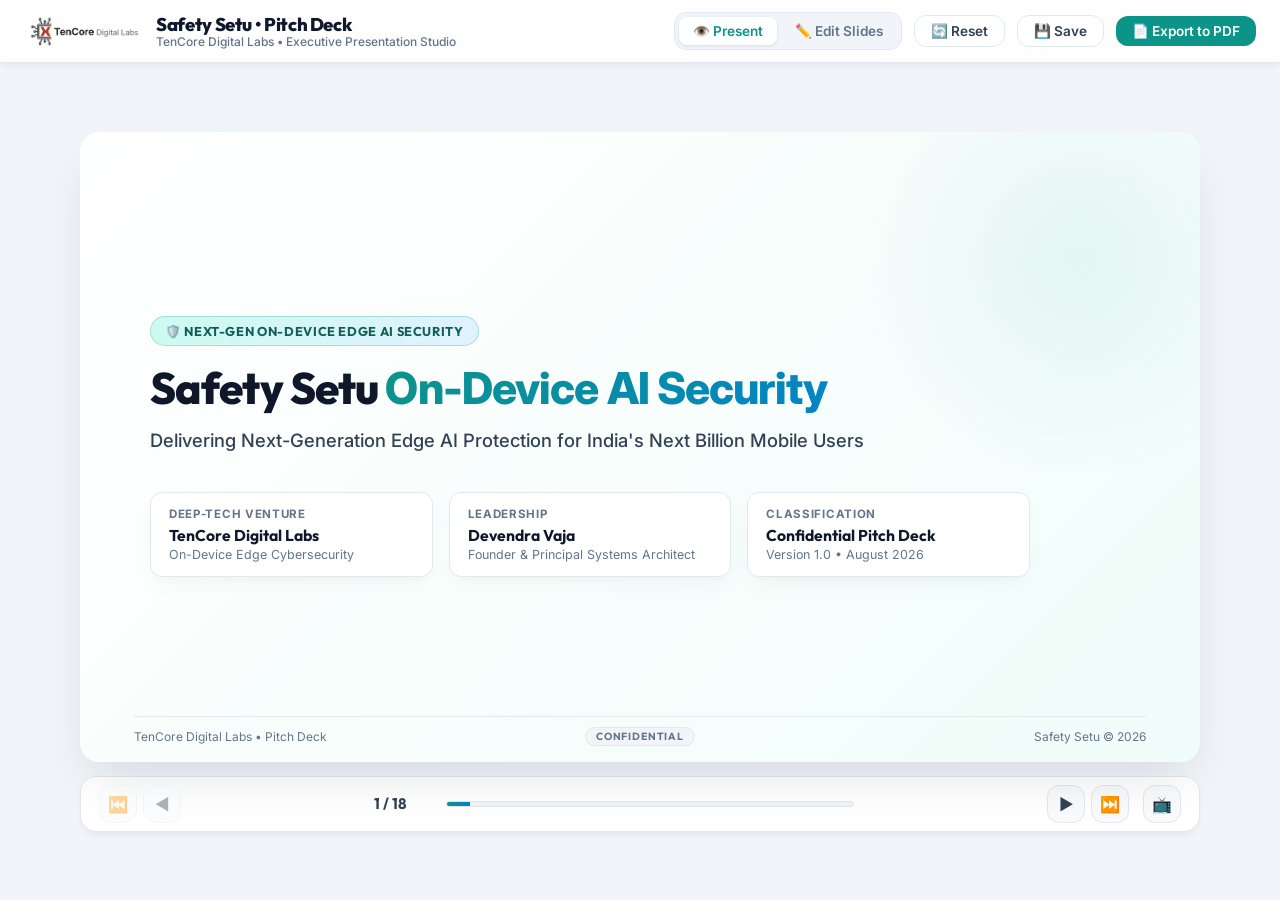
<file: SafetySetu/Presentation/index.html>
<!DOCTYPE html>
<html lang="en">
<head>
  <meta charset="UTF-8">
  <meta name="viewport" content="width=device-width, initial-scale=1.0">
  <title>Safety Setu - Next-Gen On-Device AI Security | TenCore Digital Labs Pitch Deck</title>
  <meta name="description" content="Executive Pitch Deck for Safety Setu - Next-Generation On-Device Edge AI Security built for India's Next Billion Mobile Users by TenCore Digital Labs.">
  <link rel="stylesheet" href="style.css">
</head>
<body>

  <!-- App Header / Control & Customization Toolbar -->
  <header id="toolbar">
    <div class="brand-section">
      <img src="Pics/tencore_digital_labs_logo.png" alt="TenCore Digital Labs Logo" class="brand-logo-img" onerror="this.style.display='none'; document.getElementById('fallback-logo').style.display='flex';">
      <div id="fallback-logo" class="logo-icon" style="display:none;">TC</div>
      <div class="brand-title">
        <h1>Safety Setu • Pitch Deck</h1>
        <span>TenCore Digital Labs • Executive Presentation Studio</span>
      </div>
    </div>
    
    <div class="toolbar-controls">
      <!-- Present vs Edit Mode toggles -->
      <div class="view-toggle">
        <button id="btn-present-mode" class="toggle-btn active" aria-label="Switch to Presenter Mode">
          👁️ Present
        </button>
        <button id="btn-edit-mode" class="toggle-btn" aria-label="Switch to Slide Editor Mode">
          ✏️ Edit Slides
        </button>
      </div>

      <!-- Action Panel Buttons -->
      <button id="btn-reset" class="btn" title="Reset presentation to original templates">
        🔄 Reset
      </button>
      <button id="btn-save" class="btn" title="Save changes locally in browser">
        💾 Save
      </button>
      <button id="btn-export-pdf" class="btn btn-primary" title="Export slides to landscape PDF">
        📄 Export to PDF
      </button>
    </div>
  </header>

  <!-- Main Workspaces -->
  <main>
    
    <!-- 1. PRESENTATION WORKSPACE -->
    <section id="presentation-view" aria-label="Slideshow Viewer">
      <!-- 16:9 Landscape Aspect Slide Deck Container -->
      <div class="slide-deck-viewport">
        <div id="slide-viewport">
          <!-- Slide elements injected dynamically by app.js -->
        </div>
      </div>
      
      <!-- Slide navigation bar -->
      <div class="slide-navigation-controls">
        <div class="nav-arrows">
          <button id="nav-first" class="nav-arrow-btn" title="Go to First Slide (Home)" aria-label="First slide">⏮️</button>
          <button id="nav-prev" class="nav-arrow-btn" title="Go to Previous Slide (Left Arrow)" aria-label="Previous slide">◀</button>
        </div>
        
        <div class="slide-progress-wrapper">
          <span id="slide-counter-text" class="slide-number-indicator">1 / 18</span>
          <div class="progress-bar-container" id="slide-progress">
            <div id="slide-progress-fill" class="progress-bar-fill"></div>
          </div>
        </div>
        
        <div class="nav-arrows">
          <button id="nav-next" class="nav-arrow-btn" title="Go to Next Slide (Right Arrow / Space)" aria-label="Next slide">▶</button>
          <button id="nav-last" class="nav-arrow-btn" title="Go to Last Slide (End)" aria-label="Last slide">⏭️</button>
          <button id="btn-fullscreen" class="nav-arrow-btn" title="Toggle Fullscreen Present Mode (F)" aria-label="Fullscreen" style="margin-left: 8px;">📺</button>
        </div>
      </div>
    </section>

    <!-- 2. EDITING WORKSPACE -->
    <section id="editor-view" aria-label="Slides Scroll Editor" style="display: none;">
      <!-- Slide editor wrappers injected dynamically by app.js -->
    </section>

    <!-- Editor controls overlay (visible only in Edit Mode) -->
    <div class="editor-footer-controls" style="display: none;">
      <button id="btn-add-slide" class="btn btn-success">
        ➕ Add New Slide
      </button>

      <!-- Layout Selection Popup -->
      <div id="layout-picker" class="layout-picker" aria-hidden="true">
        <div class="layout-option" data-layout="title" title="Title and subtitle cover slide">
          <div class="layout-icon">
            <div style="width: 70%; height: 3px; background: var(--text-muted); margin-bottom: 2px;"></div>
            <div style="width: 40%; height: 2px; background: var(--text-muted);"></div>
          </div>
          <span>Title Slide</span>
        </div>
        <div class="layout-option" data-layout="instructor" title="Speaker or profile slide">
          <div class="layout-icon" style="flex-direction: row; gap: 3px;">
            <div style="width: 30%; height: 100%; background: var(--primary-light); border-radius: 2px;"></div>
            <div style="width: 65%; height: 100%; display: flex; flex-direction: column; gap: 2px;">
              <div style="width: 100%; height: 3px; background: var(--text-muted);"></div>
              <div style="width: 80%; height: 2px; background: var(--text-muted);"></div>
            </div>
          </div>
          <span>Speaker</span>
        </div>
        <div class="layout-option" data-layout="divider" title="Section divider with dark background">
          <div class="layout-icon" style="background: var(--text-primary);">
            <div style="width: 60%; height: 4px; background: white; margin: auto;"></div>
          </div>
          <span>Section Header</span>
        </div>
        <div class="layout-option" data-layout="twocol" title="Two-column comparison or details">
          <div class="layout-icon" style="flex-direction: row; gap: 3px;">
            <div style="width: 48%; height: 100%; background: var(--primary-light);"></div>
            <div style="width: 48%; height: 100%; background: var(--bg-card-alt);"></div>
          </div>
          <span>Two Columns</span>
        </div>
        <div class="layout-option" data-layout="differentiators" title="Market differentiators & architecture stack">
          <div class="layout-icon" style="flex-direction: row; gap: 3px;">
            <div style="width: 50%; height: 100%; display: flex; flex-direction: column; gap: 2px;">
              <div style="width: 100%; height: 2px; background: var(--primary);"></div>
              <div style="width: 100%; height: 2px; background: var(--primary);"></div>
              <div style="width: 100%; height: 2px; background: var(--primary);"></div>
            </div>
            <div style="width: 46%; height: 100%; display: flex; flex-direction: column; gap: 2px;">
              <div style="width: 100%; height: 2px; background: var(--primary-light); border: 1px solid var(--primary);"></div>
              <div style="width: 100%; height: 2px; background: var(--bg-card-alt);"></div>
              <div style="width: 100%; height: 2px; background: var(--text-primary);"></div>
            </div>
          </div>
          <span>Differentiators</span>
        </div>
        <div class="layout-option" data-layout="threecard" title="Three card grid">
          <div class="layout-icon" style="flex-direction: row; gap: 2px;">
            <div style="width: 30%; height: 100%; background: var(--bg-card-alt);"></div>
            <div style="width: 30%; height: 100%; background: var(--bg-card-alt);"></div>
            <div style="width: 30%; height: 100%; background: var(--bg-card-alt);"></div>
          </div>
          <span>3 Cards</span>
        </div>
        <div class="layout-option" data-layout="fourcard" title="2x2 grid of cards">
          <div class="layout-icon" style="flex-wrap: wrap; gap: 2px;">
            <div style="width: 45%; height: 45%; background: var(--bg-card-alt);"></div>
            <div style="width: 45%; height: 45%; background: var(--bg-card-alt);"></div>
            <div style="width: 45%; height: 45%; background: var(--bg-card-alt);"></div>
            <div style="width: 45%; height: 45%; background: var(--bg-card-alt);"></div>
          </div>
          <span>4 Cards</span>
        </div>
        <div class="layout-option" data-layout="blueprint" title="Roadmap phases layout">
          <div class="layout-icon" style="flex-direction: row; gap: 2px;">
            <div style="width: 22%; height: 100%; background: var(--primary-light);"></div>
            <div style="width: 22%; height: 100%; background: var(--bg-card-alt);"></div>
            <div style="width: 22%; height: 100%; background: var(--bg-card-alt);"></div>
            <div style="width: 22%; height: 100%; background: var(--bg-card-alt);"></div>
          </div>
          <span>Roadmap</span>
        </div>
        <div class="layout-option" data-layout="table" title="Data table matrix">
          <div class="layout-icon" style="display: flex; flex-direction: column; gap: 2px;">
            <div style="width: 100%; height: 4px; background: var(--primary);"></div>
            <div style="width: 100%; height: 2px; background: var(--text-muted);"></div>
            <div style="width: 100%; height: 2px; background: var(--text-muted);"></div>
          </div>
          <span>Data Table</span>
        </div>
        <div class="layout-option" data-layout="pricing" title="Pricing options layout">
          <div class="layout-icon" style="flex-direction: row; gap: 2px;">
            <div style="width: 30%; height: 100%; background: var(--bg-card-alt);"></div>
            <div style="width: 30%; height: 100%; background: var(--primary-light); border: 1px solid var(--primary);"></div>
            <div style="width: 30%; height: 100%; background: var(--bg-card-alt);"></div>
          </div>
          <span>Pricing</span>
        </div>
        <div class="layout-option" data-layout="qa" title="Q&A and Contact details">
          <div class="layout-icon" style="flex-direction: row; gap: 4px;">
            <div style="width: 55%; height: 100%; background: var(--bg-card-alt);"></div>
            <div style="width: 35%; height: 100%; background: var(--primary-light);"></div>
          </div>
          <span>Q&A / Contact</span>
        </div>
      </div>
    </div>

    <!-- 3. PDF EXPORT MODAL -->
    <div id="export-modal" class="modal-overlay" style="display: none;">
      <div class="modal-card">
        <div class="modal-header">
          <div class="modal-title-wrap">
            <span class="modal-icon">📄</span>
            <h3>Export Presentation to PDF</h3>
          </div>
          <button id="btn-close-modal" class="btn-icon" aria-label="Close export dialog">✕</button>
        </div>
        
        <div class="modal-body">
          <p class="modal-desc">Configure layout aspect ratio and display preferences for your exported PDF document:</p>
          
          <div class="export-option-group">
            <label class="option-group-label">Print Aspect Ratio</label>
            <div class="ratio-options-grid">
              <label class="ratio-card active" data-ratio="16:9">
                <input type="radio" name="print-aspect" value="16:9" checked>
                <div class="ratio-preview ratio-16-9">16:9</div>
                <div class="ratio-details">
                  <span class="ratio-name">16:9 Widescreen</span>
                  <span class="ratio-sub">Standard modern presentation ratio (297mm × 167mm)</span>
                </div>
              </label>
              
              <label class="ratio-card" data-ratio="4:3">
                <input type="radio" name="print-aspect" value="4:3">
                <div class="ratio-preview ratio-4-3">4:3</div>
                <div class="ratio-details">
                  <span class="ratio-name">4:3 / A4 Standard</span>
                  <span class="ratio-sub">Classic document & traditional print format (297mm × 210mm)</span>
                </div>
              </label>
            </div>
          </div>
          
          <div class="export-option-group">
            <label class="option-group-label">Page Numbering</label>
            <label class="checkbox-container">
              <input type="checkbox" id="chk-print-slide-numbers" checked>
              <span class="checkbox-custom"></span>
              <span class="checkbox-label">
                <strong>Include Slide Numbers</strong> ("Slide X of Y" in footer)
                <small>Uncheck this when selectively sharing individual slides with clients</small>
              </span>
            </label>
          </div>

          <div class="export-tip">
            💡 <em>Tip: In your browser print dialog, select <strong>Landscape</strong>, set Margins to <strong>None</strong>, and check <strong>Background Graphics</strong>.</em>
          </div>
        </div>
        
        <div class="modal-footer">
          <button id="btn-cancel-export" class="btn">Cancel</button>
          <button id="btn-confirm-export" class="btn btn-primary">🖨️ Print / Save as PDF</button>
        </div>
      </div>
    </div>
  </main>

  <!-- Application Logic -->
  <script src="app.js"></script>
</body>
</html>
</file>
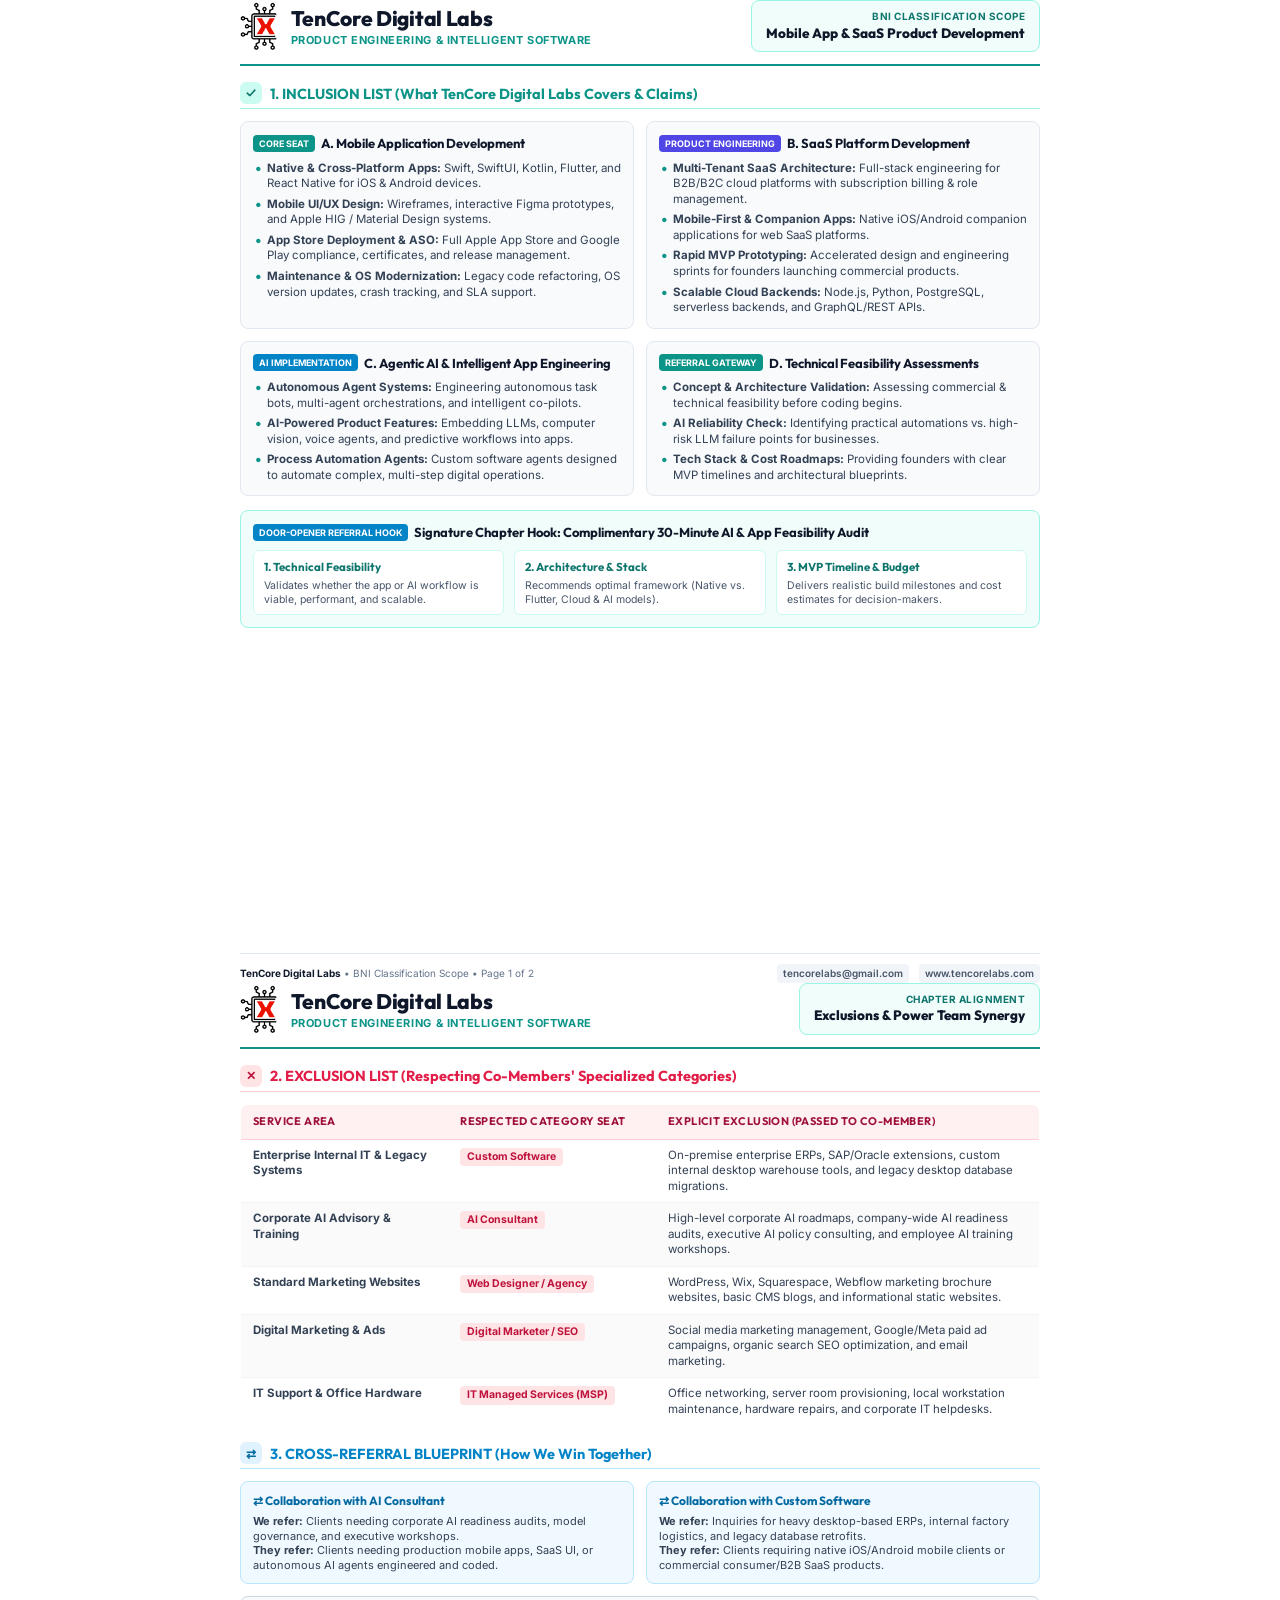
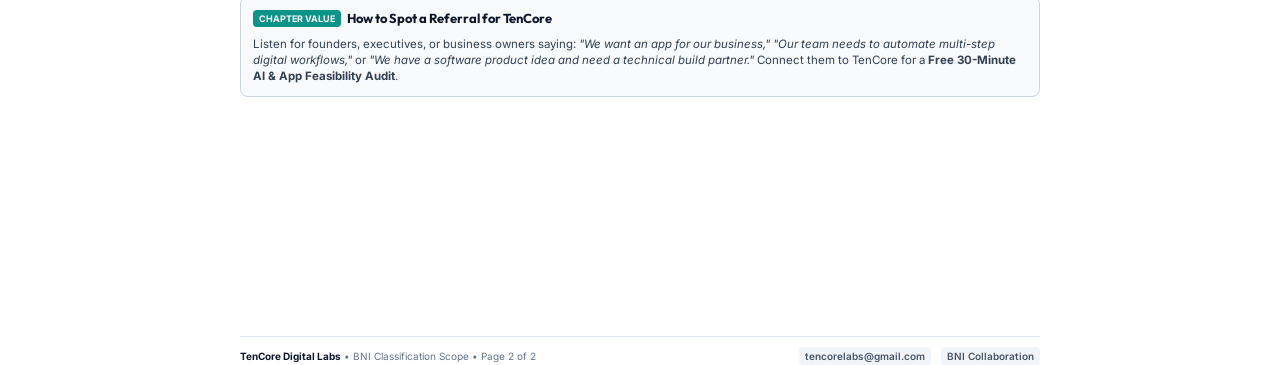
<file: DevendraVaja - BNI/TenCore_BNI_Inclusion_Exclusion_List.html>
<!DOCTYPE html>
<html lang="en">
<head>
  <meta charset="UTF-8">
  <meta name="viewport" content="width=device-width, initial-scale=1.0">
  <title>TenCore Digital Labs - BNI Scope of Practice</title>
  <link rel="preconnect" href="https://fonts.googleapis.com">
  <link rel="preconnect" href="https://fonts.gstatic.com" crossorigin>
  <link href="https://fonts.googleapis.com/css2?family=Inter:wght@400;500;600;700&family=Outfit:wght@500;600;700;800&display=swap" rel="stylesheet">
  <style>
    @page {
      size: A4 portrait;
      margin: 14mm 14mm 14mm 14mm;
    }
    
    * {
      box-sizing: border-box;
      margin: 0;
      padding: 0;
      -webkit-print-color-adjust: exact;
      print-color-adjust: exact;
    }

    body {
      font-family: 'Inter', -apple-system, BlinkMacSystemFont, "Segoe UI", Roboto, sans-serif;
      color: #0f172a;
      background-color: #ffffff;
      line-height: 1.45;
      font-size: 12.5px;
    }

    .page {
      max-width: 800px;
      margin: 0 auto;
      min-height: 260mm;
      display: flex;
      flex-direction: column;
      justify-content: space-between;
      page-break-after: always;
      break-after: page;
    }

    .page:last-child {
      page-break-after: auto;
      break-after: auto;
    }

    /* Header */
    .header {
      display: flex;
      justify-content: space-between;
      align-items: center;
      border-bottom: 2.5px solid #0d9488;
      padding-bottom: 12px;
      margin-bottom: 16px;
    }

    .logo-area {
      display: flex;
      align-items: center;
      gap: 14px;
    }

    .logo-img {
      height: 48px;
      width: auto;
      object-fit: contain;
    }

    .company-title h1 {
      font-family: 'Outfit', sans-serif;
      font-size: 21px;
      font-weight: 800;
      color: #0f172a;
      letter-spacing: -0.3px;
    }

    .company-title p {
      font-size: 11px;
      color: #0d9488;
      font-weight: 700;
      letter-spacing: 0.6px;
      text-transform: uppercase;
    }

    .header-badge {
      text-align: right;
      background: #f0fdfa;
      border: 1px solid #99f6e4;
      padding: 8px 14px;
      border-radius: 8px;
    }

    .header-badge .badge-title {
      font-size: 10px;
      font-weight: 700;
      color: #0f766e;
      text-transform: uppercase;
      letter-spacing: 0.5px;
    }

    .header-badge .badge-category {
      font-family: 'Outfit', sans-serif;
      font-size: 13.5px;
      font-weight: 800;
      color: #0f172a;
    }

    /* Section Styles */
    .section-title {
      font-family: 'Outfit', sans-serif;
      font-size: 14.5px;
      font-weight: 700;
      display: flex;
      align-items: center;
      gap: 8px;
      margin-bottom: 12px;
      padding-bottom: 4px;
      border-bottom: 1.5px solid #e2e8f0;
    }

    .section-title.inclusion {
      color: #0d9488;
      border-bottom-color: #99f6e4;
    }

    .section-title.exclusion {
      color: #e11d48;
      border-bottom-color: #fecdd3;
    }

    .section-title.synergy {
      color: #0284c7;
      border-bottom-color: #bae6fd;
    }

    .icon-box {
      display: inline-flex;
      align-items: center;
      justify-content: center;
      width: 22px;
      height: 22px;
      border-radius: 6px;
      font-size: 12px;
      font-weight: bold;
    }

    .icon-box.inc {
      background: #ccfbf1;
      color: #0f766e;
    }

    .icon-box.exc {
      background: #ffe4e6;
      color: #be123c;
    }

    .icon-box.syn {
      background: #e0f2fe;
      color: #0369a1;
    }

    /* Grid Layout for Inclusions */
    .inclusions-grid {
      display: grid;
      grid-template-columns: 1fr 1fr;
      gap: 12px;
      margin-bottom: 14px;
    }

    .card {
      background: #f8fafc;
      border: 1px solid #e2e8f0;
      border-radius: 8px;
      padding: 12px;
      position: relative;
    }

    .card.highlight {
      background: #f0fdfa;
      border-color: #99f6e4;
      margin-top: 4px;
    }

    .card-header {
      display: flex;
      align-items: center;
      gap: 6px;
      margin-bottom: 8px;
    }

    .card-tag {
      font-size: 9px;
      font-weight: 700;
      text-transform: uppercase;
      padding: 2px 6px;
      border-radius: 4px;
      background: #e2e8f0;
      color: #475569;
    }

    .card-tag.primary {
      background: #0d9488;
      color: #ffffff;
    }

    .card-tag.accent {
      background: #4f46e5;
      color: #ffffff;
    }

    .card-tag.special {
      background: #0284c7;
      color: #ffffff;
    }

    .card h3 {
      font-family: 'Outfit', sans-serif;
      font-size: 13px;
      font-weight: 700;
      color: #0f172a;
    }

    .card ul {
      list-style-type: none;
      padding: 0;
    }

    .card li {
      position: relative;
      padding-left: 14px;
      margin-bottom: 5px;
      font-size: 11.5px;
      color: #334155;
      line-height: 1.35;
    }

    .card li:last-child {
      margin-bottom: 0;
    }

    .card li::before {
      content: "•";
      position: absolute;
      left: 2px;
      color: #0d9488;
      font-weight: bold;
      font-size: 14px;
      line-height: 1;
    }

    .card.highlight li::before {
      color: #0284c7;
    }

    .highlight-grid {
      display: grid;
      grid-template-columns: 1fr 1fr 1fr;
      gap: 10px;
      margin-top: 8px;
    }

    .highlight-pill {
      background: #ffffff;
      border: 1px solid #ccfbf1;
      padding: 8px 10px;
      border-radius: 6px;
    }

    .highlight-pill strong {
      font-size: 11.5px;
      color: #0f766e;
      display: block;
      margin-bottom: 3px;
      font-family: 'Outfit', sans-serif;
    }

    .highlight-pill span {
      font-size: 10.5px;
      color: #475569;
      line-height: 1.3;
      display: block;
    }

    /* Exclusions Table */
    .exclusions-table {
      width: 100%;
      border-collapse: collapse;
      margin-top: 4px;
      background: #ffffff;
      border: 1px solid #fecdd3;
      border-radius: 8px;
      overflow: hidden;
      font-size: 11.5px;
      margin-bottom: 16px;
    }

    .exclusions-table th {
      background: #fff1f2;
      color: #9f1239;
      font-family: 'Outfit', sans-serif;
      font-weight: 700;
      text-align: left;
      padding: 9px 12px;
      border-bottom: 1px solid #fecdd3;
      font-size: 11px;
      text-transform: uppercase;
      letter-spacing: 0.4px;
    }

    .exclusions-table td {
      padding: 8px 12px;
      border-bottom: 1px solid #f1f5f9;
      vertical-align: top;
      color: #334155;
      line-height: 1.35;
    }

    .exclusions-table tr:last-child td {
      border-bottom: none;
    }

    .exclusions-table tr:nth-child(even) {
      background: #fafafa;
    }

    .seat-badge {
      display: inline-block;
      font-weight: 700;
      color: #be123c;
      background: #ffe4e6;
      padding: 2px 7px;
      border-radius: 4px;
      font-size: 10.5px;
    }

    /* Synergy Cards */
    .synergy-grid {
      display: grid;
      grid-template-columns: 1fr 1fr;
      gap: 12px;
      margin-bottom: 12px;
    }

    .synergy-card {
      background: #f0f9ff;
      border: 1px solid #bae6fd;
      border-radius: 8px;
      padding: 10px 12px;
    }

    .synergy-card h4 {
      font-family: 'Outfit', sans-serif;
      font-size: 12px;
      font-weight: 700;
      color: #0369a1;
      margin-bottom: 4px;
      display: flex;
      align-items: center;
      gap: 6px;
    }

    .synergy-card p {
      font-size: 11px;
      color: #334155;
      line-height: 1.35;
    }

    /* Footer */
    .footer {
      margin-top: 14px;
      padding-top: 10px;
      border-top: 1.5px solid #e2e8f0;
      display: flex;
      justify-content: space-between;
      align-items: center;
      font-size: 10px;
      color: #64748b;
    }

    .footer-left strong {
      color: #0f172a;
    }

    .footer-right {
      display: flex;
      gap: 10px;
    }

    .footer-tag {
      background: #f1f5f9;
      padding: 2px 6px;
      border-radius: 4px;
      font-weight: 600;
      color: #475569;
    }
  </style>
</head>
<body>

  <!-- PAGE 1: INCLUSIONS & CORE VALUE PROPOSITION -->
  <div class="page">
    <div>
      <!-- Header -->
      <header class="header">
        <div class="logo-area">
          <img src="tencore_small_logo.png" alt="TenCore Digital Labs Logo" class="logo-img">
          <div class="company-title">
            <h1>TenCore Digital Labs</h1>
            <p>Product Engineering & Intelligent Software</p>
          </div>
        </div>
        <div class="header-badge">
          <div class="badge-title">BNI Classification Scope</div>
          <div class="badge-category">Mobile App & SaaS Product Development</div>
        </div>
      </header>

      <!-- SECTION 1: INCLUSIONS -->
      <section>
        <div class="section-title inclusion">
          <span class="icon-box inc">✓</span>
          <span>1. INCLUSION LIST (What TenCore Digital Labs Covers & Claims)</span>
        </div>

        <div class="inclusions-grid">
          
          <!-- Pillar A: Mobile App Development -->
          <div class="card">
            <div class="card-header">
              <span class="card-tag primary">Core Seat</span>
              <h3>A. Mobile Application Development</h3>
            </div>
            <ul>
              <li><strong>Native & Cross-Platform Apps:</strong> Swift, SwiftUI, Kotlin, Flutter, and React Native for iOS & Android devices.</li>
              <li><strong>Mobile UI/UX Design:</strong> Wireframes, interactive Figma prototypes, and Apple HIG / Material Design systems.</li>
              <li><strong>App Store Deployment & ASO:</strong> Full Apple App Store and Google Play compliance, certificates, and release management.</li>
              <li><strong>Maintenance & OS Modernization:</strong> Legacy code refactoring, OS version updates, crash tracking, and SLA support.</li>
            </ul>
          </div>

          <!-- Pillar B: SaaS Product Engineering -->
          <div class="card">
            <div class="card-header">
              <span class="card-tag accent">Product Engineering</span>
              <h3>B. SaaS Platform Development</h3>
            </div>
            <ul>
              <li><strong>Multi-Tenant SaaS Architecture:</strong> Full-stack engineering for B2B/B2C cloud platforms with subscription billing & role management.</li>
              <li><strong>Mobile-First & Companion Apps:</strong> Native iOS/Android companion applications for web SaaS platforms.</li>
              <li><strong>Rapid MVP Prototyping:</strong> Accelerated design and engineering sprints for founders launching commercial products.</li>
              <li><strong>Scalable Cloud Backends:</strong> Node.js, Python, PostgreSQL, serverless backends, and GraphQL/REST APIs.</li>
            </ul>
          </div>

          <!-- Pillar C: Agentic AI -->
          <div class="card">
            <div class="card-header">
              <span class="card-tag special">AI Implementation</span>
              <h3>C. Agentic AI & Intelligent App Engineering</h3>
            </div>
            <ul>
              <li><strong>Autonomous Agent Systems:</strong> Engineering autonomous task bots, multi-agent orchestrations, and intelligent co-pilots.</li>
              <li><strong>AI-Powered Product Features:</strong> Embedding LLMs, computer vision, voice agents, and predictive workflows into apps.</li>
              <li><strong>Process Automation Agents:</strong> Custom software agents designed to automate complex, multi-step digital operations.</li>
            </ul>
          </div>

          <!-- Pillar D: Gateway Feasibility Audit -->
          <div class="card">
            <div class="card-header">
              <span class="card-tag primary">Referral Gateway</span>
              <h3>D. Technical Feasibility Assessments</h3>
            </div>
            <ul>
              <li><strong>Concept & Architecture Validation:</strong> Assessing commercial & technical feasibility before coding begins.</li>
              <li><strong>AI Reliability Check:</strong> Identifying practical automations vs. high-risk LLM failure points for businesses.</li>
              <li><strong>Tech Stack & Cost Roadmaps:</strong> Providing founders with clear MVP timelines and architectural blueprints.</li>
            </ul>
          </div>

        </div>

        <!-- Highlight Banner: Free 30-Min Audit -->
        <div class="card highlight">
          <div class="card-header">
            <span class="card-tag special">Door-Opener Referral Hook</span>
            <h3>Signature Chapter Hook: Complimentary 30-Minute AI & App Feasibility Audit</h3>
          </div>
          <div class="highlight-grid">
            <div class="highlight-pill">
              <strong>1. Technical Feasibility</strong>
              <span>Validates whether the app or AI workflow is viable, performant, and scalable.</span>
            </div>
            <div class="highlight-pill">
              <strong>2. Architecture & Stack</strong>
              <span>Recommends optimal framework (Native vs. Flutter, Cloud & AI models).</span>
            </div>
            <div class="highlight-pill">
              <strong>3. MVP Timeline & Budget</strong>
              <span>Delivers realistic build milestones and cost estimates for decision-makers.</span>
            </div>
          </div>
        </div>

      </section>
    </div>

    <!-- Footer Page 1 -->
    <footer class="footer">
      <div class="footer-left">
        <strong>TenCore Digital Labs</strong> • BNI Classification Scope • Page 1 of 2
      </div>
      <div class="footer-right">
        <span class="footer-tag">tencorelabs@gmail.com</span>
        <span class="footer-tag">www.tencorelabs.com</span>
      </div>
    </footer>
  </div>

  <!-- PAGE 2: EXCLUSIONS & CHAPTER COLLABORATION -->
  <div class="page">
    <div>
      <!-- Header -->
      <header class="header">
        <div class="logo-area">
          <img src="tencore_small_logo.png" alt="TenCore Digital Labs Logo" class="logo-img">
          <div class="company-title">
            <h1>TenCore Digital Labs</h1>
            <p>Product Engineering & Intelligent Software</p>
          </div>
        </div>
        <div class="header-badge">
          <div class="badge-title">Chapter Alignment</div>
          <div class="badge-category">Exclusions & Power Team Synergy</div>
        </div>
      </header>

      <!-- SECTION 2: EXCLUSIONS -->
      <section>
        <div class="section-title exclusion">
          <span class="icon-box exc">✕</span>
          <span>2. EXCLUSION LIST (Respecting Co-Members' Specialized Categories)</span>
        </div>

        <table class="exclusions-table">
          <thead>
            <tr>
              <th style="width: 26%;">Service Area</th>
              <th style="width: 26%;">Respected Category Seat</th>
              <th style="width: 48%;">Explicit Exclusion (Passed to Co-Member)</th>
            </tr>
          </thead>
          <tbody>
            <tr>
              <td><strong>Enterprise Internal IT & Legacy Systems</strong></td>
              <td><span class="seat-badge">Custom Software</span></td>
              <td>On-premise enterprise ERPs, SAP/Oracle extensions, custom internal desktop warehouse tools, and legacy desktop database migrations.</td>
            </tr>
            <tr>
              <td><strong>Corporate AI Advisory & Training</strong></td>
              <td><span class="seat-badge">AI Consultant</span></td>
              <td>High-level corporate AI roadmaps, company-wide AI readiness audits, executive AI policy consulting, and employee AI training workshops.</td>
            </tr>
            <tr>
              <td><strong>Standard Marketing Websites</strong></td>
              <td><span class="seat-badge">Web Designer / Agency</span></td>
              <td>WordPress, Wix, Squarespace, Webflow marketing brochure websites, basic CMS blogs, and informational static websites.</td>
            </tr>
            <tr>
              <td><strong>Digital Marketing & Ads</strong></td>
              <td><span class="seat-badge">Digital Marketer / SEO</span></td>
              <td>Social media marketing management, Google/Meta paid ad campaigns, organic search SEO optimization, and email marketing.</td>
            </tr>
            <tr>
              <td><strong>IT Support & Office Hardware</strong></td>
              <td><span class="seat-badge">IT Managed Services (MSP)</span></td>
              <td>Office networking, server room provisioning, local workstation maintenance, hardware repairs, and corporate IT helpdesks.</td>
            </tr>
          </tbody>
        </table>
      </section>

      <!-- SECTION 3: POWER TEAM COLLABORATION -->
      <section>
        <div class="section-title synergy">
          <span class="icon-box syn">⇄</span>
          <span>3. CROSS-REFERRAL BLUEPRINT (How We Win Together)</span>
        </div>

        <div class="synergy-grid">
          <div class="synergy-card">
            <h4>⇄ Collaboration with AI Consultant</h4>
            <p><strong>We refer:</strong> Clients needing corporate AI readiness audits, model governance, and executive workshops.<br>
            <strong>They refer:</strong> Clients needing production mobile apps, SaaS UI, or autonomous AI agents engineered and coded.</p>
          </div>
          <div class="synergy-card">
            <h4>⇄ Collaboration with Custom Software</h4>
            <p><strong>We refer:</strong> Inquiries for heavy desktop-based ERPs, internal factory logistics, and legacy database retrofits.<br>
            <strong>They refer:</strong> Clients requiring native iOS/Android mobile clients or commercial consumer/B2B SaaS products.</p>
          </div>
        </div>

        <div class="card" style="background: #f8fafc; border-color: #cbd5e1; margin-top: 6px;">
          <div class="card-header">
            <span class="card-tag primary">Chapter Value</span>
            <h3>How to Spot a Referral for TenCore</h3>
          </div>
          <p style="font-size: 11.5px; color: #334155; line-height: 1.4;">
            Listen for founders, executives, or business owners saying: <em>"We want an app for our business," "Our team needs to automate multi-step digital workflows,"</em> or <em>"We have a software product idea and need a technical build partner."</em>
            Connect them to TenCore for a <strong>Free 30-Minute AI & App Feasibility Audit</strong>.
          </p>
        </div>
      </section>
    </div>

    <!-- Footer Page 2 -->
    <footer class="footer">
      <div class="footer-left">
        <strong>TenCore Digital Labs</strong> • BNI Classification Scope • Page 2 of 2
      </div>
      <div class="footer-right">
        <span class="footer-tag">tencorelabs@gmail.com</span>
        <span class="footer-tag">BNI Collaboration</span>
      </div>
    </footer>
  </div>

</body>
</html>
</file>
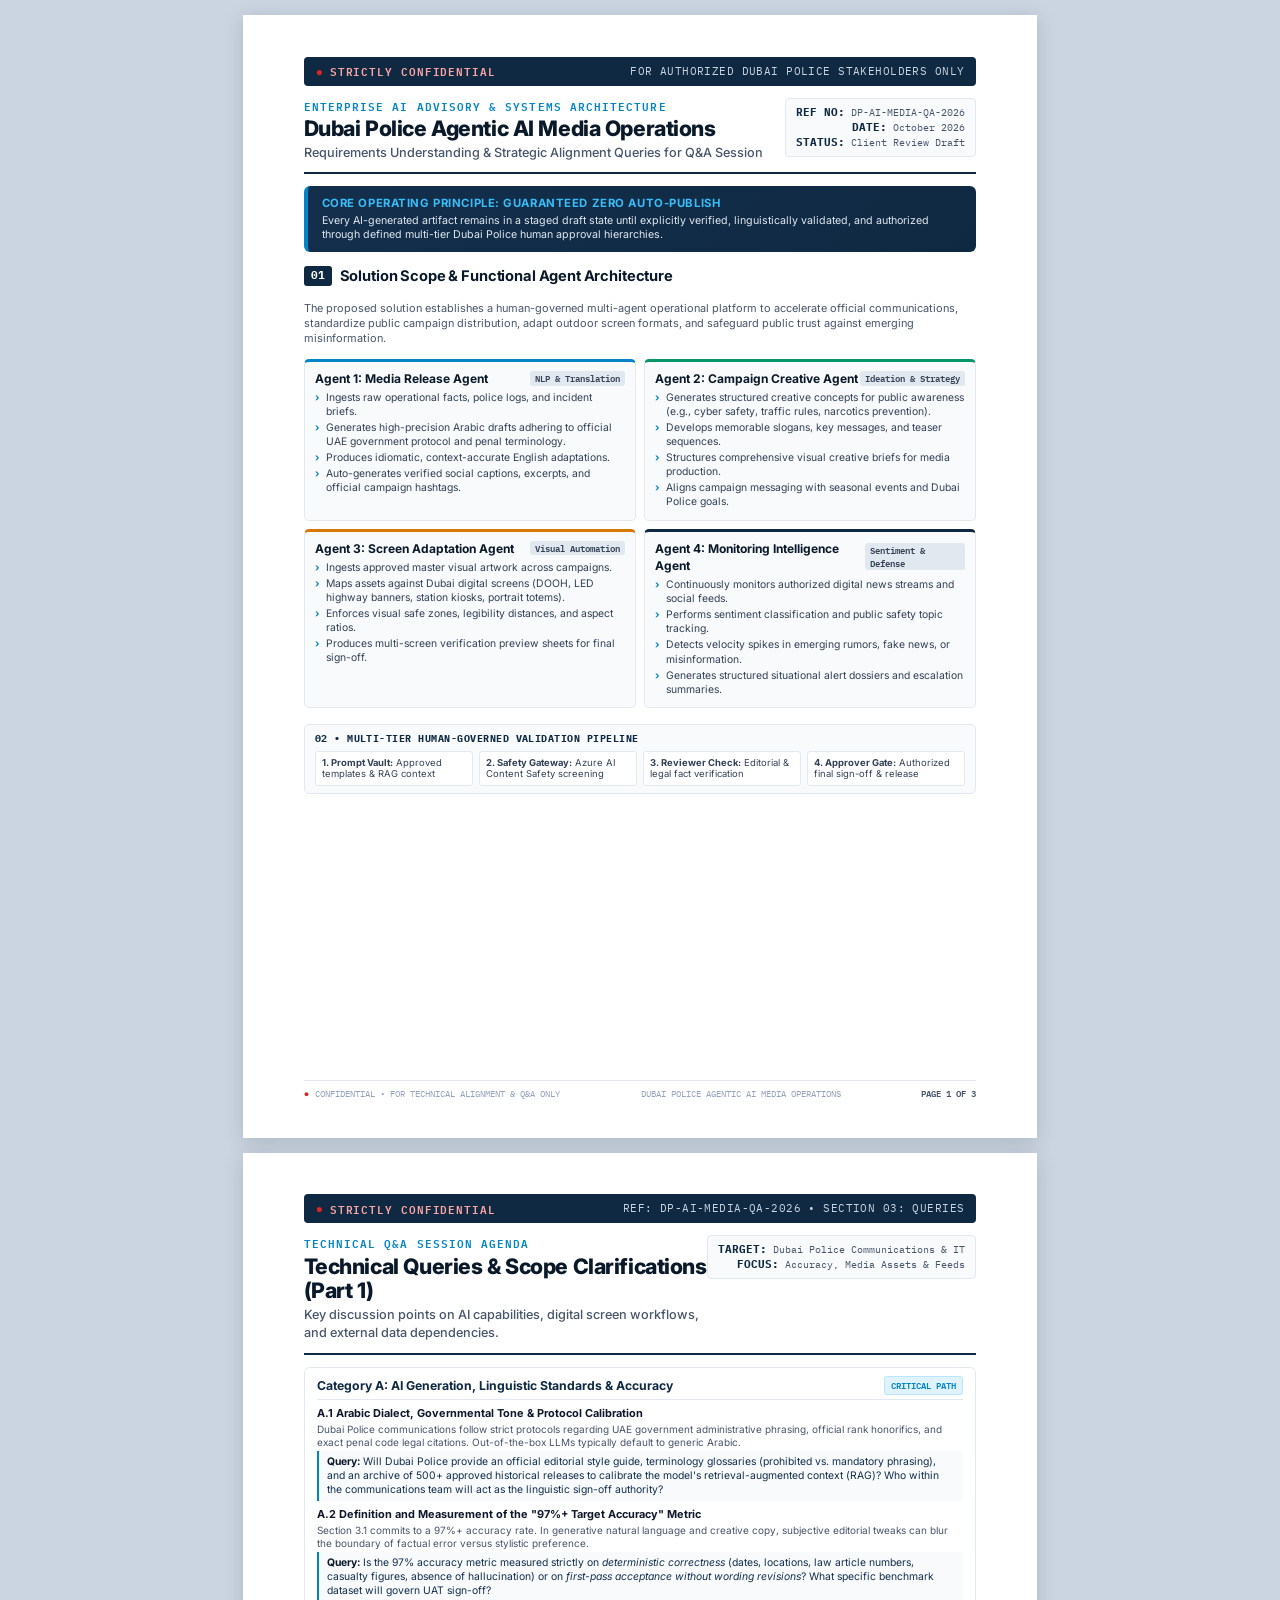
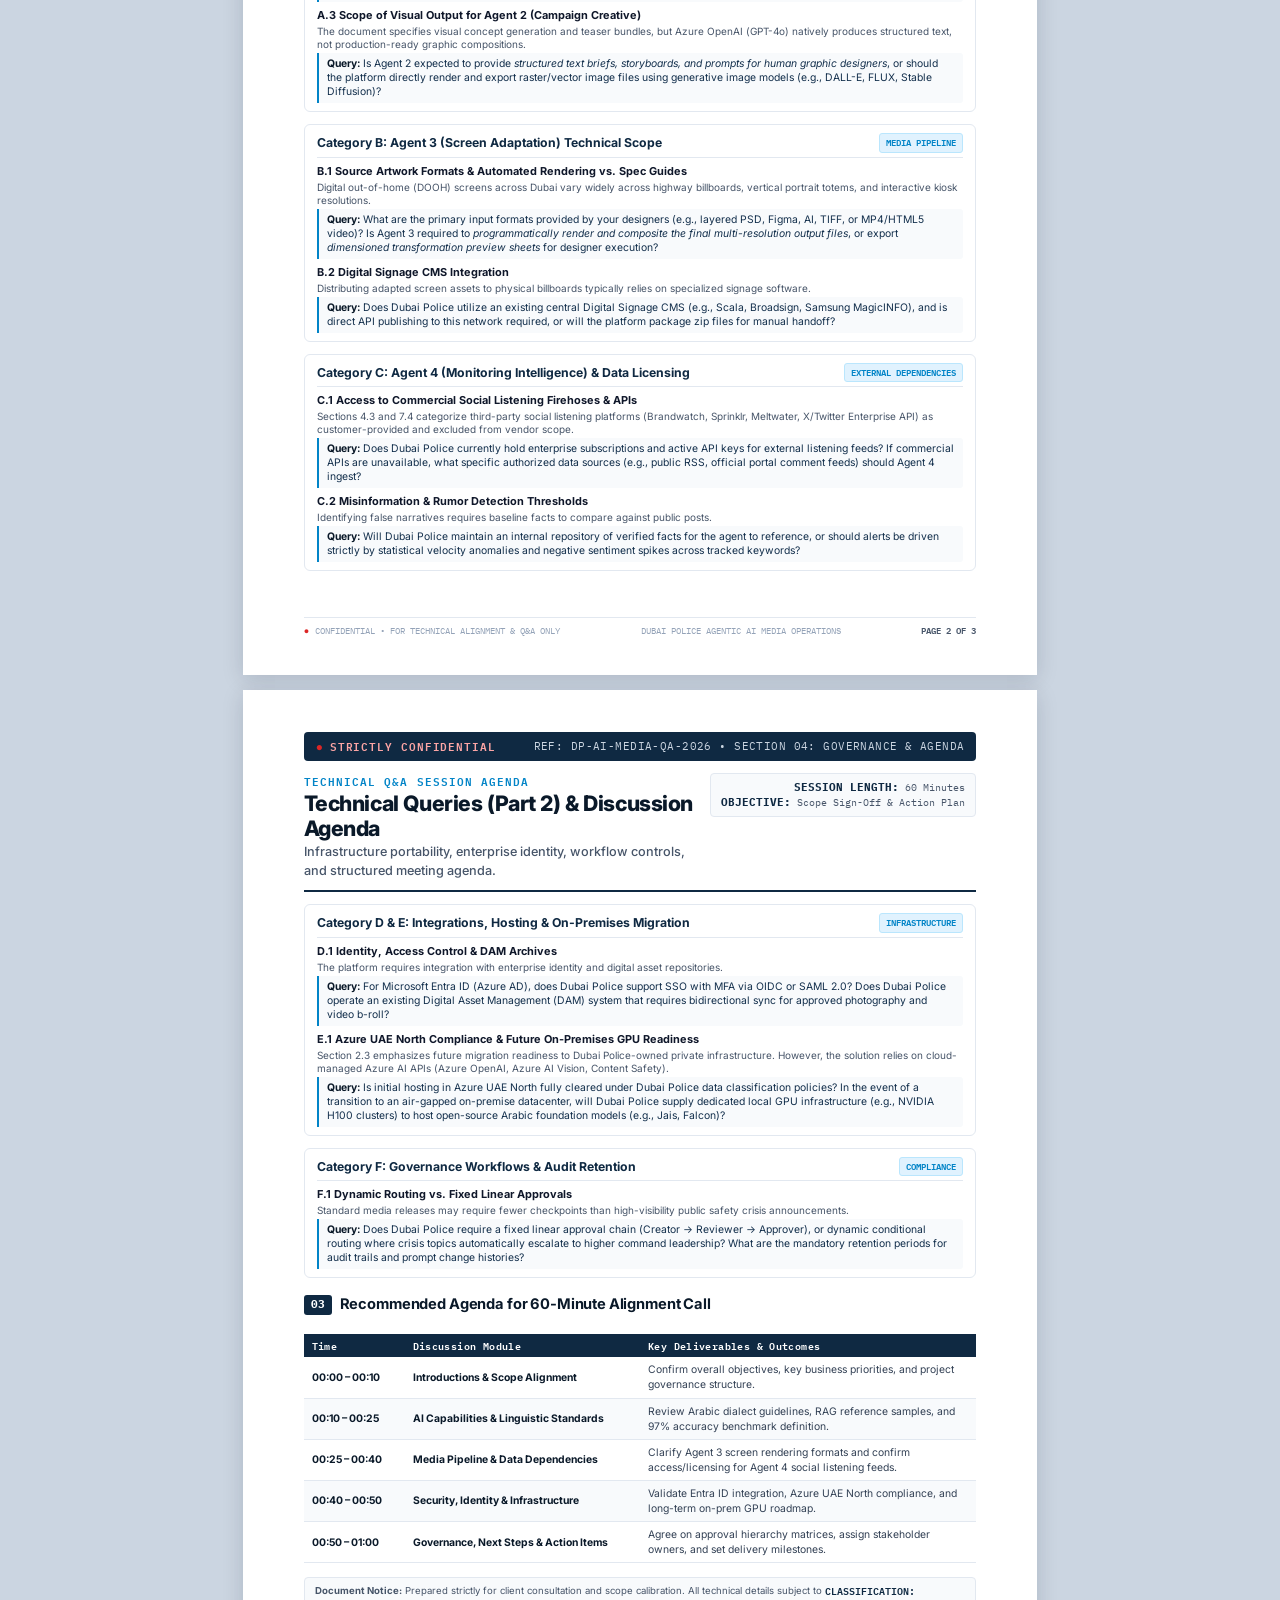
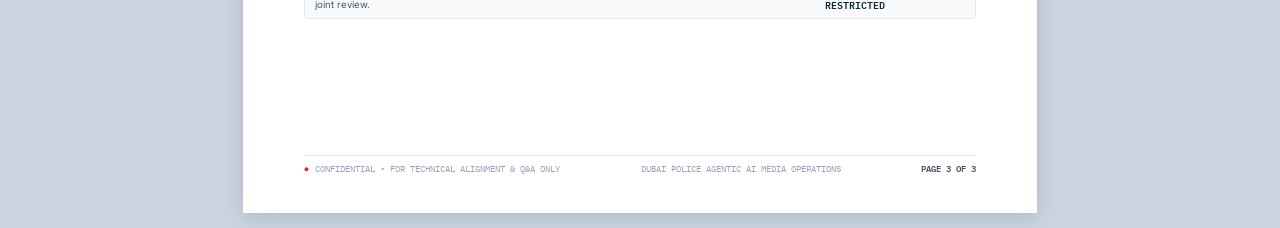
<file: Dubai Police/DubaiPolice_Agentic_AI_Clarification_Document.html>
<!DOCTYPE html>
<html lang="en">
<head>
<meta charset="UTF-8">
<meta name="viewport" content="width=device-width, initial-scale=1.0">
<title>Dubai Police — Agentic AI Media Operations Platform | Alignment & Queries</title>
<style>
  @import url('https://fonts.googleapis.com/css2?family=Inter:wght@300;400;500;600;700;800&family=IBM+Plex+Mono:wght@400;500;600&display=swap');

  :root {
    --navy-dark: #0A1929;
    --navy-primary: #0F2942;
    --navy-surface: #132F4C;
    --blue-accent: #0284C7;
    --blue-light: #E0F2FE;
    --blue-border: #BAE6FD;
    --emerald: #059669;
    --emerald-light: #D1FAE5;
    --amber: #D97706;
    --amber-light: #FEF3C7;
    --red: #DC2626;
    --red-light: #FEE2E2;
    --slate-50: #F8FAFC;
    --slate-100: #F1F5F9;
    --slate-200: #E2E8F0;
    --slate-300: #CBD5E1;
    --slate-400: #94A3B8;
    --slate-600: #475569;
    --slate-700: #334155;
    --slate-900: #0F172A;
  }

  * {
    box-sizing: border-box;
    margin: 0;
    padding: 0;
  }

  body {
    background-color: #CBD5E1;
    font-family: 'Inter', -apple-system, BlinkMacSystemFont, sans-serif;
    color: var(--slate-900);
    line-height: 1.45;
    -webkit-print-color-adjust: exact !important;
    print-color-adjust: exact !important;
  }

  /* Page Wrapper for Screen & Print */
  .page {
    width: 210mm;
    height: 297mm;
    min-height: 297mm;
    max-height: 297mm;
    margin: 15px auto;
    background: #FFFFFF;
    padding: 11mm 16mm 10mm 16mm;
    position: relative;
    box-shadow: 0 4px 20px rgba(15, 23, 42, 0.15);
    overflow: hidden;
    display: flex;
    flex-direction: column;
    justify-content: space-between;
    box-sizing: border-box;
    page-break-after: always;
    break-after: page;
  }

  @media print {
    @page {
      size: A4 portrait;
      margin: 0;
    }
    body {
      background: none;
      margin: 0;
      padding: 0;
    }
    .page {
      margin: 0;
      box-shadow: none;
      width: 210mm;
      height: 297mm;
      max-height: 297mm;
      page-break-after: always;
      break-after: page;
    }
  }

  /* Top Security Bar */
  .security-banner {
    display: flex;
    justify-content: space-between;
    align-items: center;
    background: var(--navy-primary);
    color: #FFFFFF;
    padding: 6px 12px;
    border-radius: 4px;
    margin-bottom: 12px;
  }

  .security-tag {
    display: flex;
    align-items: center;
    gap: 6px;
    font-family: 'IBM Plex Mono', monospace;
    font-size: 8.5pt;
    font-weight: 600;
    letter-spacing: 0.08em;
    color: #FCA5A5;
  }

  .security-tag::before {
    content: "●";
    color: var(--red);
    font-size: 9pt;
  }

  .security-meta {
    font-family: 'IBM Plex Mono', monospace;
    font-size: 8pt;
    color: var(--slate-300);
    letter-spacing: 0.04em;
  }

  /* Header Section */
  .doc-header {
    display: flex;
    justify-content: space-between;
    align-items: flex-start;
    border-bottom: 2px solid var(--navy-primary);
    padding-bottom: 10px;
    margin-bottom: 12px;
  }

  .header-left {
    flex: 1;
  }

  .header-pretitle {
    font-family: 'IBM Plex Mono', monospace;
    font-size: 8pt;
    font-weight: 600;
    text-transform: uppercase;
    color: var(--blue-accent);
    letter-spacing: 0.1em;
    margin-bottom: 3px;
  }

  .header-title {
    font-size: 16pt;
    font-weight: 800;
    color: var(--navy-dark);
    letter-spacing: -0.02em;
    line-height: 1.15;
  }

  .header-subtitle {
    font-size: 9.5pt;
    color: var(--slate-600);
    margin-top: 3px;
    font-weight: 500;
  }

  .header-badge-box {
    text-align: right;
    font-family: 'IBM Plex Mono', monospace;
    font-size: 7.5pt;
    color: var(--slate-600);
    background: var(--slate-50);
    padding: 6px 10px;
    border-radius: 4px;
    border: 1px solid var(--slate-200);
    line-height: 1.4;
  }

  .header-badge-box strong {
    color: var(--navy-primary);
    font-size: 8pt;
  }

  /* Body Content Container */
  .page-body {
    flex: 1;
    display: flex;
    flex-direction: column;
    gap: 10px;
  }

  /* Callout Banner */
  .callout-box {
    background: linear-gradient(135deg, var(--navy-surface) 0%, var(--navy-primary) 100%);
    color: #FFFFFF;
    border-radius: 6px;
    padding: 9px 14px;
    border-left: 4px solid var(--blue-accent);
    display: flex;
    align-items: center;
    justify-content: space-between;
  }

  .callout-title {
    font-size: 8.5pt;
    font-weight: 700;
    letter-spacing: 0.05em;
    text-transform: uppercase;
    color: #38BDF8;
  }

  .callout-desc {
    font-size: 8pt;
    color: #E2E8F0;
    line-height: 1.35;
    margin-top: 2px;
  }

  /* Section Title */
  .section-heading {
    display: flex;
    align-items: center;
    gap: 8px;
    margin-top: 4px;
    margin-bottom: 4px;
  }

  .section-num {
    background: var(--navy-primary);
    color: #FFFFFF;
    font-family: 'IBM Plex Mono', monospace;
    font-size: 8pt;
    font-weight: 700;
    padding: 2px 7px;
    border-radius: 3px;
  }

  .section-title {
    font-size: 11pt;
    font-weight: 700;
    color: var(--navy-dark);
    letter-spacing: -0.01em;
  }

  /* Agent Grid (Page 1) */
  .agent-grid {
    display: grid;
    grid-template-columns: 1fr 1fr;
    gap: 8px;
    margin-top: 2px;
  }

  .agent-card {
    background: var(--slate-50);
    border: 1px solid var(--slate-200);
    border-radius: 5px;
    padding: 8px 10px;
    border-top: 3px solid var(--blue-accent);
  }

  .agent-card.emerald { border-top-color: var(--emerald); }
  .agent-card.amber { border-top-color: var(--amber); }
  .agent-card.navy { border-top-color: var(--navy-primary); }

  .agent-card-header {
    display: flex;
    align-items: center;
    justify-content: space-between;
    margin-bottom: 4px;
  }

  .agent-name {
    font-size: 9pt;
    font-weight: 700;
    color: var(--navy-dark);
  }

  .agent-pill {
    font-family: 'IBM Plex Mono', monospace;
    font-size: 6.5pt;
    font-weight: 600;
    padding: 1px 5px;
    border-radius: 3px;
    background: var(--slate-200);
    color: var(--slate-700);
  }

  .agent-list {
    list-style: none;
    font-size: 7.8pt;
    color: var(--slate-700);
    line-height: 1.35;
  }

  .agent-list li {
    position: relative;
    padding-left: 11px;
    margin-bottom: 2px;
  }

  .agent-list li::before {
    content: "›";
    position: absolute;
    left: 0;
    color: var(--blue-accent);
    font-weight: bold;
  }

  /* Query Category Block */
  .category-block {
    background: #FFFFFF;
    border: 1px solid var(--slate-200);
    border-radius: 6px;
    padding: 8px 12px;
    margin-bottom: 2px;
  }

  .category-header {
    display: flex;
    align-items: center;
    justify-content: space-between;
    border-bottom: 1px solid var(--slate-200);
    padding-bottom: 4px;
    margin-bottom: 6px;
  }

  .category-title {
    font-size: 9.2pt;
    font-weight: 700;
    color: var(--navy-primary);
    display: flex;
    align-items: center;
    gap: 6px;
  }

  .category-badge {
    font-family: 'IBM Plex Mono', monospace;
    font-size: 7pt;
    font-weight: 600;
    padding: 2px 6px;
    border-radius: 3px;
    background: var(--blue-light);
    color: var(--blue-accent);
    border: 1px solid var(--blue-border);
  }

  .query-item {
    margin-bottom: 6px;
  }

  .query-item:last-child {
    margin-bottom: 0;
  }

  .query-label {
    font-size: 8.2pt;
    font-weight: 700;
    color: var(--slate-900);
    margin-bottom: 1px;
  }

  .query-context {
    font-size: 7.5pt;
    color: var(--slate-600);
    line-height: 1.3;
    margin-bottom: 2px;
  }

  .query-text {
    font-size: 7.8pt;
    color: var(--navy-surface);
    background: var(--slate-50);
    padding: 4px 8px;
    border-left: 2.5px solid var(--blue-accent);
    border-radius: 0 3px 3px 0;
    line-height: 1.35;
  }

  .query-text strong {
    color: var(--navy-dark);
  }

  /* Table Styling */
  .agenda-table {
    width: 100%;
    border-collapse: collapse;
    font-size: 7.8pt;
    margin-top: 4px;
  }

  .agenda-table th {
    background: var(--navy-primary);
    color: #FFFFFF;
    font-weight: 600;
    text-align: left;
    padding: 5px 8px;
    font-family: 'IBM Plex Mono', monospace;
    font-size: 7.2pt;
    letter-spacing: 0.04em;
  }

  .agenda-table td {
    padding: 5px 8px;
    border-bottom: 1px solid var(--slate-200);
    color: var(--slate-700);
    vertical-align: middle;
  }

  .agenda-table tr:nth-child(even) td {
    background: var(--slate-50);
  }

  .agenda-table td strong {
    color: var(--navy-dark);
  }

  /* Footer Section */
  .doc-footer {
    border-top: 1px solid var(--slate-200);
    padding-top: 6px;
    display: flex;
    justify-content: space-between;
    align-items: center;
    font-family: 'IBM Plex Mono', monospace;
    font-size: 6.8pt;
    color: var(--slate-400);
  }

  .footer-left {
    display: flex;
    align-items: center;
    gap: 6px;
  }

  .footer-dot {
    color: var(--red);
  }

  .footer-right {
    font-weight: 600;
    color: var(--slate-600);
  }
</style>
</head>
<body>

  <!-- ========================================================================= -->
  <!-- PAGE 1: SOLUTION UNDERSTANDING & CORE AGENTS -->
  <!-- ========================================================================= -->
  <div class="page">
    <div>
      <!-- Security Bar -->
      <div class="security-banner">
        <div class="security-tag">STRICTLY CONFIDENTIAL</div>
        <div class="security-meta">FOR AUTHORIZED DUBAI POLICE STAKEHOLDERS ONLY</div>
      </div>

      <!-- Header -->
      <div class="doc-header">
        <div class="header-left">
          <div class="header-pretitle">Enterprise AI Advisory & Systems Architecture</div>
          <h1 class="header-title">Dubai Police Agentic AI Media Operations</h1>
          <div class="header-subtitle">Requirements Understanding & Strategic Alignment Queries for Q&amp;A Session</div>
        </div>
        <div class="header-badge-box">
          <div><strong>REF NO:</strong> DP-AI-MEDIA-QA-2026</div>
          <div><strong>DATE:</strong> October 2026</div>
          <div><strong>STATUS:</strong> Client Review Draft</div>
        </div>
      </div>

      <!-- Body Content -->
      <div class="page-body">
        
        <!-- Operating Principle Callout -->
        <div class="callout-box">
          <div>
            <div class="callout-title">Core Operating Principle: Guaranteed Zero Auto-Publish</div>
            <div class="callout-desc">
              Every AI-generated artifact remains in a staged draft state until explicitly verified, linguistically validated, and authorized through defined multi-tier Dubai Police human approval hierarchies.
            </div>
          </div>
        </div>

        <!-- Section 1 -->
        <div class="section-heading">
          <span class="section-num">01</span>
          <h2 class="section-title">Solution Scope & Functional Agent Architecture</h2>
        </div>

        <p style="font-size: 8.2pt; color: var(--slate-600); line-height: 1.4;">
          The proposed solution establishes a human-governed multi-agent operational platform to accelerate official communications, standardize public campaign distribution, adapt outdoor screen formats, and safeguard public trust against emerging misinformation.
        </p>

        <!-- 4 Agents Grid -->
        <div class="agent-grid">
          
          <div class="agent-card">
            <div class="agent-card-header">
              <span class="agent-name">Agent 1: Media Release Agent</span>
              <span class="agent-pill">NLP &amp; Translation</span>
            </div>
            <ul class="agent-list">
              <li>Ingests raw operational facts, police logs, and incident briefs.</li>
              <li>Generates high-precision Arabic drafts adhering to official UAE government protocol and penal terminology.</li>
              <li>Produces idiomatic, context-accurate English adaptations.</li>
              <li>Auto-generates verified social captions, excerpts, and official campaign hashtags.</li>
            </ul>
          </div>

          <div class="agent-card emerald">
            <div class="agent-card-header">
              <span class="agent-name">Agent 2: Campaign Creative Agent</span>
              <span class="agent-pill">Ideation &amp; Strategy</span>
            </div>
            <ul class="agent-list">
              <li>Generates structured creative concepts for public awareness (e.g., cyber safety, traffic rules, narcotics prevention).</li>
              <li>Develops memorable slogans, key messages, and teaser sequences.</li>
              <li>Structures comprehensive visual creative briefs for media production.</li>
              <li>Aligns campaign messaging with seasonal events and Dubai Police goals.</li>
            </ul>
          </div>

          <div class="agent-card amber">
            <div class="agent-card-header">
              <span class="agent-name">Agent 3: Screen Adaptation Agent</span>
              <span class="agent-pill">Visual Automation</span>
            </div>
            <ul class="agent-list">
              <li>Ingests approved master visual artwork across campaigns.</li>
              <li>Maps assets against Dubai digital screens (DOOH, LED highway banners, station kiosks, portrait totems).</li>
              <li>Enforces visual safe zones, legibility distances, and aspect ratios.</li>
              <li>Produces multi-screen verification preview sheets for final sign-off.</li>
            </ul>
          </div>

          <div class="agent-card navy">
            <div class="agent-card-header">
              <span class="agent-name">Agent 4: Monitoring Intelligence Agent</span>
              <span class="agent-pill">Sentiment &amp; Defense</span>
            </div>
            <ul class="agent-list">
              <li>Continuously monitors authorized digital news streams and social feeds.</li>
              <li>Performs sentiment classification and public safety topic tracking.</li>
              <li>Detects velocity spikes in emerging rumors, fake news, or misinformation.</li>
              <li>Generates structured situational alert dossiers and escalation summaries.</li>
            </ul>
          </div>

        </div>

        <!-- Section 2: Validation Pipeline -->
        <div style="background: var(--slate-50); border: 1px solid var(--slate-200); border-radius: 5px; padding: 7px 10px; margin-top: 6px;">
          <div style="font-family: 'IBM Plex Mono', monospace; font-size: 7.2pt; font-weight: 700; color: var(--navy-primary); letter-spacing: 0.05em; text-transform: uppercase; margin-bottom: 5px;">
            02 • Multi-Tier Human-Governed Validation Pipeline
          </div>
          <div style="display: grid; grid-template-columns: repeat(4, 1fr); gap: 6px; font-size: 7.1pt; color: var(--slate-700); line-height: 1.25;">
            <div style="background: #FFF; padding: 5px 6px; border-radius: 3px; border: 1px solid var(--slate-200);"><strong>1. Prompt Vault:</strong> Approved templates &amp; RAG context</div>
            <div style="background: #FFF; padding: 5px 6px; border-radius: 3px; border: 1px solid var(--slate-200);"><strong>2. Safety Gateway:</strong> Azure AI Content Safety screening</div>
            <div style="background: #FFF; padding: 5px 6px; border-radius: 3px; border: 1px solid var(--slate-200);"><strong>3. Reviewer Check:</strong> Editorial &amp; legal fact verification</div>
            <div style="background: #FFF; padding: 5px 6px; border-radius: 3px; border: 1px solid var(--slate-200);"><strong>4. Approver Gate:</strong> Authorized final sign-off &amp; release</div>
          </div>
        </div>

      </div>
    </div>

    <!-- Footer -->
    <div class="doc-footer">
      <div class="footer-left">
        <span class="footer-dot">●</span>
        <span>CONFIDENTIAL • FOR TECHNICAL ALIGNMENT &amp; Q&amp;A ONLY</span>
      </div>
      <div>DUBAI POLICE AGENTIC AI MEDIA OPERATIONS</div>
      <div class="footer-right">PAGE 1 OF 3</div>
    </div>
  </div>


  <!-- ========================================================================= -->
  <!-- PAGE 2: CLARIFICATION QUERIES (CATEGORIES A, B, C) -->
  <!-- ========================================================================= -->
  <div class="page">
    <div>
      <!-- Security Bar -->
      <div class="security-banner">
        <div class="security-tag">STRICTLY CONFIDENTIAL</div>
        <div class="security-meta">REF: DP-AI-MEDIA-QA-2026 • SECTION 03: QUERIES</div>
      </div>

      <!-- Header -->
      <div class="doc-header">
        <div class="header-left">
          <div class="header-pretitle">Technical Q&amp;A Session Agenda</div>
          <h1 class="header-title">Technical Queries &amp; Scope Clarifications (Part 1)</h1>
          <div class="header-subtitle">Key discussion points on AI capabilities, digital screen workflows, and external data dependencies.</div>
        </div>
        <div class="header-badge-box">
          <div><strong>TARGET:</strong> Dubai Police Communications &amp; IT</div>
          <div><strong>FOCUS:</strong> Accuracy, Media Assets &amp; Feeds</div>
        </div>
      </div>

      <!-- Body Content -->
      <div class="page-body">
        
        <!-- Category A -->
        <div class="category-block">
          <div class="category-header">
            <span class="category-title">
              <span>Category A: AI Generation, Linguistic Standards &amp; Accuracy</span>
            </span>
            <span class="category-badge">CRITICAL PATH</span>
          </div>

          <div class="query-item">
            <div class="query-label">A.1 Arabic Dialect, Governmental Tone &amp; Protocol Calibration</div>
            <div class="query-context">Dubai Police communications follow strict protocols regarding UAE government administrative phrasing, official rank honorifics, and exact penal code legal citations. Out-of-the-box LLMs typically default to generic Arabic.</div>
            <div class="query-text">
              <strong>Query:</strong> Will Dubai Police provide an official editorial style guide, terminology glossaries (prohibited vs. mandatory phrasing), and an archive of 500+ approved historical releases to calibrate the model's retrieval-augmented context (RAG)? Who within the communications team will act as the linguistic sign-off authority?
            </div>
          </div>

          <div class="query-item">
            <div class="query-label">A.2 Definition and Measurement of the "97%+ Target Accuracy" Metric</div>
            <div class="query-context">Section 3.1 commits to a 97%+ accuracy rate. In generative natural language and creative copy, subjective editorial tweaks can blur the boundary of factual error versus stylistic preference.</div>
            <div class="query-text">
              <strong>Query:</strong> Is the 97% accuracy metric measured strictly on <em>deterministic correctness</em> (dates, locations, law article numbers, casualty figures, absence of hallucination) or on <em>first-pass acceptance without wording revisions</em>? What specific benchmark dataset will govern UAT sign-off?
            </div>
          </div>

          <div class="query-item">
            <div class="query-label">A.3 Scope of Visual Output for Agent 2 (Campaign Creative)</div>
            <div class="query-context">The document specifies visual concept generation and teaser bundles, but Azure OpenAI (GPT-4o) natively produces structured text, not production-ready graphic compositions.</div>
            <div class="query-text">
              <strong>Query:</strong> Is Agent 2 expected to provide <em>structured text briefs, storyboards, and prompts for human graphic designers</em>, or should the platform directly render and export raster/vector image files using generative image models (e.g., DALL-E, FLUX, Stable Diffusion)?
            </div>
          </div>
        </div>

        <!-- Category B -->
        <div class="category-block">
          <div class="category-header">
            <span class="category-title">
              <span>Category B: Agent 3 (Screen Adaptation) Technical Scope</span>
            </span>
            <span class="category-badge">MEDIA PIPELINE</span>
          </div>

          <div class="query-item">
            <div class="query-label">B.1 Source Artwork Formats &amp; Automated Rendering vs. Spec Guides</div>
            <div class="query-context">Digital out-of-home (DOOH) screens across Dubai vary widely across highway billboards, vertical portrait totems, and interactive kiosk resolutions.</div>
            <div class="query-text">
              <strong>Query:</strong> What are the primary input formats provided by your designers (e.g., layered PSD, Figma, AI, TIFF, or MP4/HTML5 video)? Is Agent 3 required to <em>programmatically render and composite the final multi-resolution output files</em>, or export <em>dimensioned transformation preview sheets</em> for designer execution?
            </div>
          </div>

          <div class="query-item">
            <div class="query-label">B.2 Digital Signage CMS Integration</div>
            <div class="query-context">Distributing adapted screen assets to physical billboards typically relies on specialized signage software.</div>
            <div class="query-text">
              <strong>Query:</strong> Does Dubai Police utilize an existing central Digital Signage CMS (e.g., Scala, Broadsign, Samsung MagicINFO), and is direct API publishing to this network required, or will the platform package zip files for manual handoff?
            </div>
          </div>
        </div>

        <!-- Category C -->
        <div class="category-block">
          <div class="category-header">
            <span class="category-title">
              <span>Category C: Agent 4 (Monitoring Intelligence) &amp; Data Licensing</span>
            </span>
            <span class="category-badge">EXTERNAL DEPENDENCIES</span>
          </div>

          <div class="query-item">
            <div class="query-label">C.1 Access to Commercial Social Listening Firehoses &amp; APIs</div>
            <div class="query-context">Sections 4.3 and 7.4 categorize third-party social listening platforms (Brandwatch, Sprinklr, Meltwater, X/Twitter Enterprise API) as customer-provided and excluded from vendor scope.</div>
            <div class="query-text">
              <strong>Query:</strong> Does Dubai Police currently hold enterprise subscriptions and active API keys for external listening feeds? If commercial APIs are unavailable, what specific authorized data sources (e.g., public RSS, official portal comment feeds) should Agent 4 ingest?
            </div>
          </div>

          <div class="query-item">
            <div class="query-label">C.2 Misinformation &amp; Rumor Detection Thresholds</div>
            <div class="query-context">Identifying false narratives requires baseline facts to compare against public posts.</div>
            <div class="query-text">
              <strong>Query:</strong> Will Dubai Police maintain an internal repository of verified facts for the agent to reference, or should alerts be driven strictly by statistical velocity anomalies and negative sentiment spikes across tracked keywords?
            </div>
          </div>
        </div>

      </div>
    </div>

    <!-- Footer -->
    <div class="doc-footer">
      <div class="footer-left">
        <span class="footer-dot">●</span>
        <span>CONFIDENTIAL • FOR TECHNICAL ALIGNMENT &amp; Q&amp;A ONLY</span>
      </div>
      <div>DUBAI POLICE AGENTIC AI MEDIA OPERATIONS</div>
      <div class="footer-right">PAGE 2 OF 3</div>
    </div>
  </div>


  <!-- ========================================================================= -->
  <!-- PAGE 3: CLARIFICATION QUERIES (PART 2) & Q&A AGENDA -->
  <!-- ========================================================================= -->
  <div class="page">
    <div>
      <!-- Security Bar -->
      <div class="security-banner">
        <div class="security-tag">STRICTLY CONFIDENTIAL</div>
        <div class="security-meta">REF: DP-AI-MEDIA-QA-2026 • SECTION 04: GOVERNANCE &amp; AGENDA</div>
      </div>

      <!-- Header -->
      <div class="doc-header">
        <div class="header-left">
          <div class="header-pretitle">Technical Q&amp;A Session Agenda</div>
          <h1 class="header-title">Technical Queries (Part 2) &amp; Discussion Agenda</h1>
          <div class="header-subtitle">Infrastructure portability, enterprise identity, workflow controls, and structured meeting agenda.</div>
        </div>
        <div class="header-badge-box">
          <div><strong>SESSION LENGTH:</strong> 60 Minutes</div>
          <div><strong>OBJECTIVE:</strong> Scope Sign-Off &amp; Action Plan</div>
        </div>
      </div>

      <!-- Body Content -->
      <div class="page-body">
        
        <!-- Category D & E -->
        <div class="category-block">
          <div class="category-header">
            <span class="category-title">
              <span>Category D &amp; E: Integrations, Hosting &amp; On-Premises Migration</span>
            </span>
            <span class="category-badge">INFRASTRUCTURE</span>
          </div>

          <div class="query-item">
            <div class="query-label">D.1 Identity, Access Control &amp; DAM Archives</div>
            <div class="query-context">The platform requires integration with enterprise identity and digital asset repositories.</div>
            <div class="query-text">
              <strong>Query:</strong> For Microsoft Entra ID (Azure AD), does Dubai Police support SSO with MFA via OIDC or SAML 2.0? Does Dubai Police operate an existing Digital Asset Management (DAM) system that requires bidirectional sync for approved photography and video b-roll?
            </div>
          </div>

          <div class="query-item">
            <div class="query-label">E.1 Azure UAE North Compliance &amp; Future On-Premises GPU Readiness</div>
            <div class="query-context">Section 2.3 emphasizes future migration readiness to Dubai Police-owned private infrastructure. However, the solution relies on cloud-managed Azure AI APIs (Azure OpenAI, Azure AI Vision, Content Safety).</div>
            <div class="query-text">
              <strong>Query:</strong> Is initial hosting in Azure UAE North fully cleared under Dubai Police data classification policies? In the event of a transition to an air-gapped on-premise datacenter, will Dubai Police supply dedicated local GPU infrastructure (e.g., NVIDIA H100 clusters) to host open-source Arabic foundation models (e.g., Jais, Falcon)?
            </div>
          </div>
        </div>

        <!-- Category F -->
        <div class="category-block">
          <div class="category-header">
            <span class="category-title">
              <span>Category F: Governance Workflows &amp; Audit Retention</span>
            </span>
            <span class="category-badge">COMPLIANCE</span>
          </div>

          <div class="query-item">
            <div class="query-label">F.1 Dynamic Routing vs. Fixed Linear Approvals</div>
            <div class="query-context">Standard media releases may require fewer checkpoints than high-visibility public safety crisis announcements.</div>
            <div class="query-text">
              <strong>Query:</strong> Does Dubai Police require a fixed linear approval chain (Creator &rarr; Reviewer &rarr; Approver), or dynamic conditional routing where crisis topics automatically escalate to higher command leadership? What are the mandatory retention periods for audit trails and prompt change histories?
            </div>
          </div>
        </div>

        <!-- Section 4: Recommended Meeting Agenda -->
        <div class="section-heading" style="margin-top: 4px;">
          <span class="section-num">03</span>
          <h2 class="section-title">Recommended Agenda for 60-Minute Alignment Call</h2>
        </div>

        <table class="agenda-table">
          <thead>
            <tr>
              <th style="width: 15%;">Time</th>
              <th style="width: 35%;">Discussion Module</th>
              <th style="width: 50%;">Key Deliverables &amp; Outcomes</th>
            </tr>
          </thead>
          <tbody>
            <tr>
              <td><strong>00:00 – 00:10</strong></td>
              <td><strong>Introductions &amp; Scope Alignment</strong></td>
              <td>Confirm overall objectives, key business priorities, and project governance structure.</td>
            </tr>
            <tr>
              <td><strong>00:10 – 00:25</strong></td>
              <td><strong>AI Capabilities &amp; Linguistic Standards</strong></td>
              <td>Review Arabic dialect guidelines, RAG reference samples, and 97% accuracy benchmark definition.</td>
            </tr>
            <tr>
              <td><strong>00:25 – 00:40</strong></td>
              <td><strong>Media Pipeline &amp; Data Dependencies</strong></td>
              <td>Clarify Agent 3 screen rendering formats and confirm access/licensing for Agent 4 social listening feeds.</td>
            </tr>
            <tr>
              <td><strong>00:40 – 00:50</strong></td>
              <td><strong>Security, Identity &amp; Infrastructure</strong></td>
              <td>Validate Entra ID integration, Azure UAE North compliance, and long-term on-prem GPU roadmap.</td>
            </tr>
            <tr>
              <td><strong>00:50 – 01:00</strong></td>
              <td><strong>Governance, Next Steps &amp; Action Items</strong></td>
              <td>Agree on approval hierarchy matrices, assign stakeholder owners, and set delivery milestones.</td>
            </tr>
          </tbody>
        </table>

        <!-- Sign-off block -->
        <div style="background: var(--slate-50); border: 1px solid var(--slate-200); border-radius: 4px; padding: 6px 10px; margin-top: 4px; display: flex; justify-content: space-between; align-items: center; font-size: 7.2pt; color: var(--slate-600);">
          <div>
            <strong>Document Notice:</strong> Prepared strictly for client consultation and scope calibration. All technical details subject to joint review.
          </div>
          <div style="font-family: 'IBM Plex Mono', monospace; font-weight: 600; color: var(--navy-primary);">
            CLASSIFICATION: RESTRICTED
          </div>
        </div>

      </div>
    </div>

    <!-- Footer -->
    <div class="doc-footer">
      <div class="footer-left">
        <span class="footer-dot">●</span>
        <span>CONFIDENTIAL • FOR TECHNICAL ALIGNMENT &amp; Q&amp;A ONLY</span>
      </div>
      <div>DUBAI POLICE AGENTIC AI MEDIA OPERATIONS</div>
      <div class="footer-right">PAGE 3 OF 3</div>
    </div>
  </div>

</body>
</html>
</file>
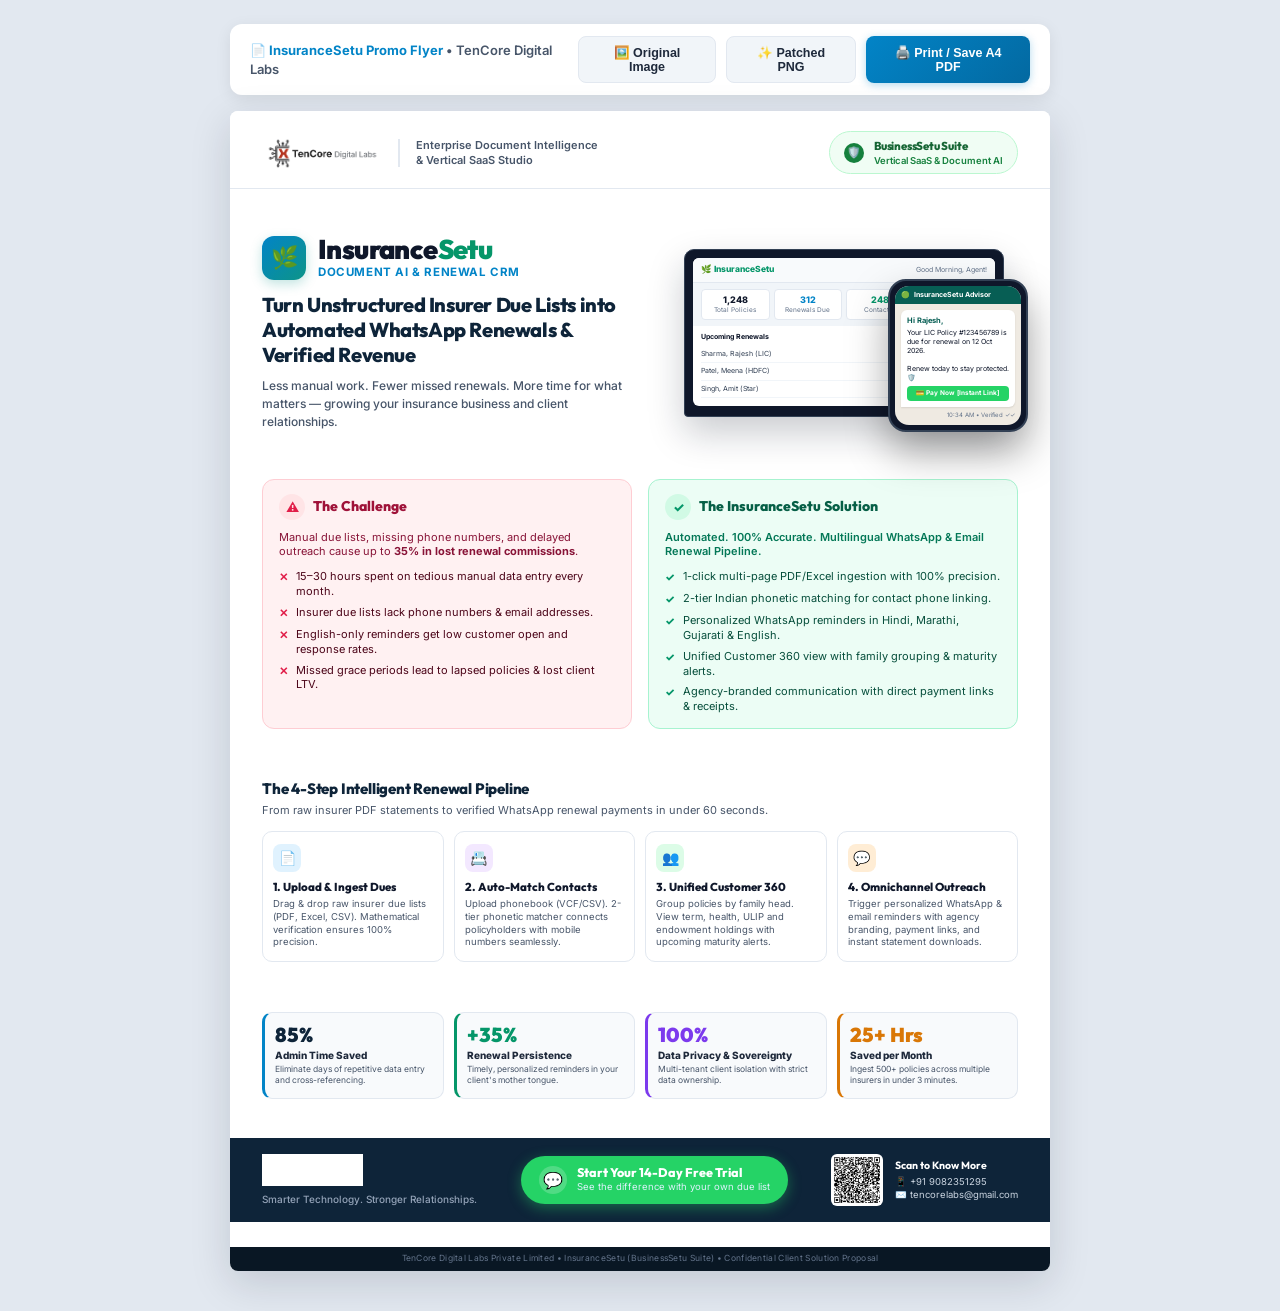
<file: InsuranceSetu/Promotion/InsuranceSetu_Flyer.html>
<!DOCTYPE html>
<html lang="en">
<head>
  <meta charset="UTF-8">
  <meta name="viewport" content="width=device-width, initial-scale=1.0">
  <title>InsuranceSetu - Document AI & Automated Renewal CRM | TenCore Digital Labs</title>
  <meta name="description" content="Turn unstructured insurer due lists into automated WhatsApp renewals and verified revenue.">
  <link rel="preconnect" href="https://fonts.googleapis.com">
  <link rel="preconnect" href="https://fonts.gstatic.com" crossorigin>
  <link href="https://fonts.googleapis.com/css2?family=Inter:wght@400;500;600;700;800&family=Outfit:wght@500;600;700;800;900&display=swap" rel="stylesheet">
  <style>
    :root {
      --primary-navy: #0e2439;
      --primary-dark: #091724;
      --tencore-blue: #0284c7;
      --tencore-cyan: #06b6d4;
      --accent-emerald: #059669;
      --emerald-light: #ecfdf5;
      --emerald-border: #a7f3d0;
      --accent-rose: #e11d48;
      --rose-light: #fff1f2;
      --rose-border: #fecdd3;
      --slate-50: #f8fafc;
      --slate-100: #f1f5f9;
      --slate-200: #e2e8f0;
      --slate-400: #94a3b8;
      --slate-600: #475569;
      --slate-800: #1e293b;
      --slate-900: #0f172a;
    }

    * {
      box-sizing: border-box;
      margin: 0;
      padding: 0;
      -webkit-print-color-adjust: exact;
      print-color-adjust: exact;
    }

    body {
      font-family: 'Inter', -apple-system, BlinkMacSystemFont, "Segoe UI", Roboto, sans-serif;
      background: #e2e8f0;
      color: var(--slate-900);
      line-height: 1.4;
      -webkit-font-smoothing: antialiased;
      padding: 24px 0 40px;
    }

    /* Action Toolbar (Non-printable) */
    .top-toolbar {
      max-width: 820px;
      margin: 0 auto 16px;
      display: flex;
      justify-content: space-between;
      align-items: center;
      background: #ffffff;
      padding: 12px 20px;
      border-radius: 12px;
      box-shadow: 0 4px 16px rgba(0, 0, 0, 0.08);
    }

    .toolbar-info {
      font-size: 13px;
      color: var(--slate-600);
      font-weight: 600;
    }

    .toolbar-info span {
      color: var(--tencore-blue);
      font-weight: 700;
    }

    .toolbar-actions {
      display: flex;
      gap: 10px;
    }

    .btn {
      padding: 8px 16px;
      border-radius: 8px;
      font-size: 12.5px;
      font-weight: 700;
      cursor: pointer;
      text-decoration: none;
      display: inline-flex;
      align-items: center;
      gap: 6px;
      transition: all 0.2s ease;
      border: none;
    }

    .btn-primary {
      background: linear-gradient(135deg, #0284c7, #0369a1);
      color: #ffffff;
      box-shadow: 0 2px 8px rgba(2, 132, 199, 0.3);
    }

    .btn-primary:hover {
      background: linear-gradient(135deg, #0369a1, #075985);
      transform: translateY(-1px);
    }

    .btn-secondary {
      background: var(--slate-100);
      color: var(--slate-800);
      border: 1px solid var(--slate-200);
    }

    .btn-secondary:hover {
      background: var(--slate-200);
    }

    /* Printable Flyer Container (A4 Portrait proportions) */
    .flyer-page {
      width: 820px;
      min-height: 1160px;
      margin: 0 auto;
      background: #ffffff;
      box-shadow: 0 12px 40px rgba(15, 23, 42, 0.15);
      border-radius: 8px;
      overflow: hidden;
      display: flex;
      flex-direction: column;
      justify-content: space-between;
      position: relative;
    }

    /* 1. Header */
    .header-bar {
      display: flex;
      justify-content: space-between;
      align-items: center;
      padding: 20px 32px 14px;
      border-bottom: 1px solid var(--slate-200);
      background: #ffffff;
    }

    .header-left {
      display: flex;
      align-items: center;
      gap: 16px;
    }

    .tencore-logo-img {
      height: 38px;
      width: auto;
      object-fit: contain;
    }

    .tagline-divider {
      width: 1.5px;
      height: 28px;
      background: var(--slate-200);
    }

    .header-tagline {
      font-size: 11px;
      color: var(--slate-600);
      font-weight: 600;
      line-height: 1.3;
    }

    .header-right {
      display: flex;
      align-items: center;
      gap: 10px;
      background: #f0fdf4;
      border: 1px solid #bbf7d0;
      padding: 6px 14px;
      border-radius: 30px;
    }

    .suite-icon {
      width: 20px;
      height: 20px;
      background: #15803d;
      border-radius: 50%;
      display: flex;
      align-items: center;
      justify-content: center;
      color: white;
      font-size: 11px;
    }

    .suite-text strong {
      display: block;
      font-size: 11.5px;
      color: #166534;
      font-weight: 800;
      font-family: 'Outfit', sans-serif;
      letter-spacing: -0.2px;
    }

    .suite-text span {
      font-size: 9.5px;
      color: #15803d;
      font-weight: 600;
      display: block;
    }

    /* 2. Hero Brand & Title Section */
    .hero-section {
      padding: 20px 32px 12px;
      display: grid;
      grid-template-columns: 1.05fr 0.95fr;
      gap: 24px;
      align-items: center;
    }

    .hero-product-brand {
      display: flex;
      align-items: center;
      gap: 12px;
      margin-bottom: 12px;
    }

    .product-logo-icon {
      width: 44px;
      height: 44px;
      background: linear-gradient(135deg, #0284c7, #0d9488);
      border-radius: 12px;
      display: flex;
      align-items: center;
      justify-content: center;
      color: #ffffff;
      font-size: 22px;
      font-weight: 900;
      box-shadow: 0 4px 12px rgba(13, 148, 136, 0.25);
    }

    .product-name-block h2 {
      font-family: 'Outfit', sans-serif;
      font-size: 27px;
      font-weight: 900;
      letter-spacing: -0.6px;
      line-height: 1.1;
      color: #0f172a;
    }

    .product-name-block h2 span {
      color: #059669;
    }

    .product-name-block p {
      font-size: 11.5px;
      font-weight: 700;
      color: #0284c7;
      letter-spacing: 0.6px;
      text-transform: uppercase;
    }

    .hero-headline {
      font-family: 'Outfit', sans-serif;
      font-size: 20px;
      font-weight: 800;
      color: var(--primary-navy);
      line-height: 1.25;
      margin-bottom: 10px;
      letter-spacing: -0.4px;
    }

    .hero-subhead {
      font-size: 12px;
      color: var(--slate-600);
      line-height: 1.5;
      font-weight: 500;
    }

    /* Hero Mockup Graphic (Laptop & Phone Preview) */
    .mockup-container {
      position: relative;
      display: flex;
      justify-content: center;
      align-items: center;
    }

    .laptop-frame {
      background: #0f172a;
      border-radius: 10px 10px 4px 4px;
      padding: 8px 8px 10px;
      width: 100%;
      max-width: 320px;
      box-shadow: 0 16px 36px rgba(15, 23, 42, 0.22);
      border: 1px solid #334155;
    }

    .laptop-screen {
      background: #ffffff;
      border-radius: 6px;
      overflow: hidden;
      font-size: 8px;
    }

    .dash-header {
      background: #f8fafc;
      padding: 6px 8px;
      display: flex;
      justify-content: space-between;
      align-items: center;
      border-bottom: 1px solid #e2e8f0;
    }

    .dash-brand {
      font-weight: 800;
      color: #059669;
      font-size: 8.5px;
    }

    .dash-metrics {
      display: grid;
      grid-template-columns: repeat(4, 1fr);
      gap: 4px;
      padding: 6px 8px;
      background: #f1f5f9;
    }

    .dash-metric-card {
      background: #ffffff;
      padding: 4px;
      border-radius: 4px;
      text-align: center;
      border: 1px solid #e2e8f0;
    }

    .dash-metric-card .val {
      font-weight: 800;
      font-size: 9px;
      color: #0f172a;
    }

    .dash-metric-card .lbl {
      font-size: 6.5px;
      color: #64748b;
    }

    .dash-table {
      padding: 6px 8px 8px;
    }

    .dash-table-row {
      display: flex;
      justify-content: space-between;
      padding: 3px 0;
      border-bottom: 1px solid #f1f5f9;
      font-size: 7px;
      color: #334155;
    }

    .badge-paid {
      background: #dcfce7;
      color: #15803d;
      padding: 1px 4px;
      border-radius: 3px;
      font-weight: 700;
      font-size: 6px;
    }

    .badge-pending {
      background: #fee2e2;
      color: #b91c1c;
      padding: 1px 4px;
      border-radius: 3px;
      font-weight: 700;
      font-size: 6px;
    }

    /* Phone Floating Mockup */
    .phone-mockup {
      position: absolute;
      right: -10px;
      bottom: -15px;
      width: 140px;
      background: #0f172a;
      border-radius: 18px;
      padding: 5px;
      box-shadow: 0 20px 40px rgba(0, 0, 0, 0.35);
      border: 2px solid #334155;
      z-index: 2;
    }

    .phone-screen {
      background: #efeae2;
      border-radius: 14px;
      overflow: hidden;
      padding: 6px;
      font-size: 7px;
    }

    .phone-header {
      background: #075e54;
      color: white;
      padding: 4px 6px;
      margin: -6px -6px 6px -6px;
      font-size: 7px;
      font-weight: 700;
      display: flex;
      align-items: center;
      gap: 4px;
    }

    .wa-bubble {
      background: #ffffff;
      padding: 6px;
      border-radius: 6px 6px 6px 0;
      box-shadow: 0 1px 2px rgba(0,0,0,0.1);
      margin-bottom: 4px;
      line-height: 1.3;
    }

    .wa-bubble strong {
      color: #075e54;
      display: block;
      font-size: 7.5px;
      margin-bottom: 2px;
    }

    .wa-pay-btn {
      display: block;
      background: #25d366;
      color: white;
      text-align: center;
      padding: 3px 0;
      border-radius: 4px;
      font-weight: 700;
      font-size: 6.5px;
      margin-top: 4px;
    }

    /* 3. Challenge vs Solution Grid */
    .compare-section {
      padding: 10px 32px 14px;
      display: grid;
      grid-template-columns: 1fr 1fr;
      gap: 16px;
    }

    .compare-card {
      border-radius: 12px;
      padding: 14px 16px;
      border: 1.5px solid;
    }

    .compare-card.challenge {
      background: var(--rose-light);
      border-color: var(--rose-border);
    }

    .compare-card.solution {
      background: var(--emerald-light);
      border-color: var(--emerald-border);
    }

    .card-header-flex {
      display: flex;
      align-items: center;
      gap: 8px;
      margin-bottom: 10px;
    }

    .card-header-icon {
      width: 26px;
      height: 26px;
      border-radius: 50%;
      display: flex;
      align-items: center;
      justify-content: center;
      font-size: 13px;
      font-weight: 800;
    }

    .challenge .card-header-icon {
      background: #ffe4e6;
      color: var(--accent-rose);
    }

    .solution .card-header-icon {
      background: #d1fae5;
      color: var(--accent-emerald);
    }

    .card-title {
      font-family: 'Outfit', sans-serif;
      font-size: 14px;
      font-weight: 800;
    }

    .challenge .card-title {
      color: #9f1239;
    }

    .solution .card-title {
      color: #065f46;
    }

    .card-summary {
      font-size: 11px;
      margin-bottom: 10px;
      line-height: 1.35;
    }

    .challenge .card-summary {
      color: #881337;
    }

    .solution .card-summary {
      color: #047857;
      font-weight: 600;
    }

    .compare-list {
      list-style: none;
      display: flex;
      flex-direction: column;
      gap: 6px;
    }

    .compare-list li {
      font-size: 11px;
      display: flex;
      align-items: flex-start;
      gap: 8px;
      line-height: 1.35;
    }

    .challenge .compare-list li {
      color: #4c0519;
    }

    .solution .compare-list li {
      color: #064e3b;
    }

    .list-icon {
      font-size: 11px;
      font-weight: 800;
      flex-shrink: 0;
      margin-top: 1px;
    }

    .challenge .list-icon {
      color: var(--accent-rose);
    }

    .solution .list-icon {
      color: var(--accent-emerald);
    }

    /* 4. 4-Step Intelligent Renewal Pipeline */
    .pipeline-section {
      padding: 10px 32px 14px;
    }

    .section-heading {
      font-family: 'Outfit', sans-serif;
      font-size: 15px;
      font-weight: 800;
      color: var(--primary-navy);
      margin-bottom: 4px;
      letter-spacing: -0.2px;
    }

    .section-subheading {
      font-size: 11px;
      color: var(--slate-600);
      margin-bottom: 12px;
    }

    .pipeline-grid {
      display: grid;
      grid-template-columns: repeat(4, 1fr);
      gap: 10px;
      position: relative;
    }

    .pipeline-card {
      background: #ffffff;
      border: 1.5px solid var(--slate-200);
      border-radius: 10px;
      padding: 12px 10px;
      position: relative;
      transition: transform 0.2s ease;
    }

    .step-badge {
      width: 28px;
      height: 28px;
      border-radius: 8px;
      display: flex;
      align-items: center;
      justify-content: center;
      font-size: 14px;
      margin-bottom: 8px;
    }

    .step-1 .step-badge { background: #e0f2fe; color: #0284c7; }
    .step-2 .step-badge { background: #f3e8ff; color: #9333ea; }
    .step-3 .step-badge { background: #dcfce7; color: #16a34a; }
    .step-4 .step-badge { background: #ffedd5; color: #ea580c; }

    .step-title {
      font-family: 'Outfit', sans-serif;
      font-size: 11.5px;
      font-weight: 800;
      color: var(--slate-900);
      margin-bottom: 4px;
      line-height: 1.25;
    }

    .step-desc {
      font-size: 9.5px;
      color: var(--slate-600);
      line-height: 1.35;
    }

    /* 5. Measurable Business Impact */
    .impact-section {
      padding: 10px 32px 14px;
    }

    .impact-grid {
      display: grid;
      grid-template-columns: repeat(4, 1fr);
      gap: 10px;
    }

    .impact-card {
      background: #f8fafc;
      border: 1px solid var(--slate-200);
      border-radius: 10px;
      padding: 12px 10px;
      border-left: 3.5px solid var(--tencore-blue);
    }

    .impact-card.green { border-left-color: #059669; }
    .impact-card.amber { border-left-color: #d97706; }
    .impact-card.purple { border-left-color: #7c3aed; }

    .impact-metric {
      font-family: 'Outfit', sans-serif;
      font-size: 20px;
      font-weight: 900;
      color: var(--primary-navy);
      line-height: 1;
      margin-bottom: 4px;
    }

    .impact-title {
      font-size: 10px;
      font-weight: 800;
      color: var(--slate-800);
      margin-bottom: 3px;
      line-height: 1.2;
    }

    .impact-desc {
      font-size: 8.5px;
      color: var(--slate-600);
      line-height: 1.3;
    }

    /* 6. Footer Call-to-Action Bar */
    .footer-bar {
      background: var(--primary-navy);
      color: #ffffff;
      padding: 16px 32px;
      display: flex;
      justify-content: space-between;
      align-items: center;
      gap: 16px;
    }

    .footer-brand {
      display: flex;
      flex-direction: column;
      gap: 4px;
    }

    .footer-logo-wrap {
      display: flex;
      align-items: center;
      gap: 10px;
    }

    .footer-logo-img {
      height: 32px;
      width: auto;
      filter: brightness(0) invert(1);
    }

    .footer-tagline {
      font-size: 10px;
      color: #94a3b8;
      font-weight: 500;
      margin-top: 2px;
    }

    .footer-cta-btn {
      background: #25d366;
      color: #ffffff;
      padding: 10px 18px;
      border-radius: 30px;
      text-decoration: none;
      display: flex;
      align-items: center;
      gap: 10px;
      box-shadow: 0 4px 14px rgba(37, 211, 102, 0.4);
      transition: transform 0.2s ease;
    }

    .footer-cta-btn:hover {
      transform: translateY(-1px);
    }

    .cta-wa-icon {
      width: 28px;
      height: 28px;
      background: rgba(255, 255, 255, 0.2);
      border-radius: 50%;
      display: flex;
      align-items: center;
      justify-content: center;
      font-size: 16px;
    }

    .cta-text strong {
      display: block;
      font-size: 12.5px;
      font-weight: 800;
      font-family: 'Outfit', sans-serif;
      line-height: 1.1;
    }

    .cta-text span {
      font-size: 9.5px;
      color: #e0f2fe;
      display: block;
    }

    .footer-contact {
      display: flex;
      align-items: center;
      gap: 12px;
    }

    .footer-qr {
      width: 52px;
      height: 52px;
      background: #ffffff;
      padding: 3px;
      border-radius: 6px;
    }

    .footer-qr img {
      width: 100%;
      height: 100%;
      object-fit: contain;
    }

    .contact-details {
      font-size: 9.5px;
      line-height: 1.4;
      color: #cbd5e1;
    }

    .contact-details strong {
      color: #ffffff;
      font-size: 10.5px;
      display: block;
      margin-bottom: 2px;
      font-family: 'Outfit', sans-serif;
    }

    /* 7. Bottom Legal Disclaimer */
    .legal-bar {
      background: var(--primary-dark);
      padding: 6px 32px;
      text-align: center;
      font-size: 8.5px;
      color: #64748b;
      letter-spacing: 0.3px;
    }

    /* Print Setup */
    @media print {
      body {
        background: transparent;
        padding: 0;
      }
      .top-toolbar {
        display: none !important;
      }
      .flyer-page {
        box-shadow: none;
        border-radius: 0;
        width: 100%;
        max-width: 100%;
        min-height: 100vh;
        margin: 0;
      }
      @page {
        size: A4 portrait;
        margin: 0;
      }
    }
  </style>
</head>
<body>

  <!-- Top Action Toolbar (Hidden in Print) -->
  <div class="top-toolbar">
    <div class="toolbar-info">
      📄 <span>InsuranceSetu Promo Flyer</span> • TenCore Digital Labs
    </div>
    <div class="toolbar-actions">
      <button class="btn btn-secondary" onclick="window.location.href='ChatGPT Promo.png'" target="_blank">
        🖼️ Original Image
      </button>
      <button class="btn btn-secondary" onclick="window.location.href='InsuranceSetu_Flyer_Updated.png'" target="_blank">
        ✨ Patched PNG
      </button>
      <button class="btn btn-primary" onclick="window.print()">
        🖨️ Print / Save A4 PDF
      </button>
    </div>
  </div>

  <!-- Main Flyer Document -->
  <main class="flyer-page">
    
    <!-- 1. Header Bar -->
    <header class="header-bar">
      <div class="header-left">
        <img src="tencore_digital_labs_logo.png" alt="TenCore Digital Labs" class="tencore-logo-img">
        <div class="tagline-divider"></div>
        <div class="header-tagline">
          Enterprise Document Intelligence<br>& Vertical SaaS Studio
        </div>
      </div>
      <div class="header-right">
        <div class="suite-icon">🛡️</div>
        <div class="suite-text">
          <strong>BusinessSetu Suite</strong>
          <span>Vertical SaaS & Document AI</span>
        </div>
      </div>
    </header>

    <!-- 2. Hero Brand & Title Section -->
    <section class="hero-section">
      <div class="hero-text-content">
        <div class="hero-product-brand">
          <div class="product-logo-icon">🌿</div>
          <div class="product-name-block">
            <h2>Insurance<span>Setu</span></h2>
            <p>Document AI & Renewal CRM</p>
          </div>
        </div>
        <h1 class="hero-headline">
          Turn Unstructured Insurer Due Lists into Automated WhatsApp Renewals & Verified Revenue
        </h1>
        <p class="hero-subhead">
          Less manual work. Fewer missed renewals. More time for what matters — growing your insurance business and client relationships.
        </p>
      </div>

      <!-- Live Mockup Container -->
      <div class="mockup-container">
        <!-- Dashboard Laptop Frame -->
        <div class="laptop-frame">
          <div class="laptop-screen">
            <div class="dash-header">
              <span class="dash-brand">🌿 InsuranceSetu</span>
              <span style="font-size: 7px; color: #64748b;">Good Morning, Agent!</span>
            </div>
            <div class="dash-metrics">
              <div class="dash-metric-card">
                <div class="val">1,248</div>
                <div class="lbl">Total Policies</div>
              </div>
              <div class="dash-metric-card">
                <div class="val" style="color: #0284c7;">312</div>
                <div class="lbl">Renewals Due</div>
              </div>
              <div class="dash-metric-card">
                <div class="val" style="color: #059669;">248</div>
                <div class="lbl">Contacted</div>
              </div>
              <div class="dash-metric-card">
                <div class="val" style="color: #dc2626;">64</div>
                <div class="lbl">Pending</div>
              </div>
            </div>
            <div class="dash-table">
              <div style="font-weight: 700; font-size: 7px; margin-bottom: 4px; color: #0f172a;">Upcoming Renewals</div>
              <div class="dash-table-row">
                <span>Sharma, Rajesh (LIC)</span>
                <span class="badge-paid">Contacted</span>
              </div>
              <div class="dash-table-row">
                <span>Patel, Meena (HDFC)</span>
                <span class="badge-pending">Pending</span>
              </div>
              <div class="dash-table-row">
                <span>Singh, Amit (Star)</span>
                <span class="badge-paid">Contacted</span>
              </div>
            </div>
          </div>
        </div>

        <!-- Phone WhatsApp Mockup -->
        <div class="phone-mockup">
          <div class="phone-screen">
            <div class="phone-header">
              <span>🟢</span>
              <span>InsuranceSetu Advisor</span>
            </div>
            <div class="wa-bubble">
              <strong>Hi Rajesh,</strong>
              Your LIC Policy #123456789 is due for renewal on 12 Oct 2026.<br><br>
              Renew today to stay protected. 🛡️
              <div class="wa-pay-btn">💳 Pay Now [Instant Link]</div>
            </div>
            <div style="font-size: 6px; color: #64748b; text-align: right;">10:34 AM • Verified ✓✓</div>
          </div>
        </div>
      </div>
    </section>

    <!-- 3. Challenge vs Solution Comparison -->
    <section class="compare-section">
      <!-- The Challenge -->
      <div class="compare-card challenge">
        <div class="card-header-flex">
          <div class="card-header-icon">⚠️</div>
          <h3 class="card-title">The Challenge</h3>
        </div>
        <p class="card-summary">
          Manual due lists, missing phone numbers, and delayed outreach cause up to <strong>35% in lost renewal commissions</strong>.
        </p>
        <ul class="compare-list">
          <li><span class="list-icon">✕</span> 15–30 hours spent on tedious manual data entry every month.</li>
          <li><span class="list-icon">✕</span> Insurer due lists lack phone numbers & email addresses.</li>
          <li><span class="list-icon">✕</span> English-only reminders get low customer open and response rates.</li>
          <li><span class="list-icon">✕</span> Missed grace periods lead to lapsed policies & lost client LTV.</li>
        </ul>
      </div>

      <!-- The Solution -->
      <div class="compare-card solution">
        <div class="card-header-flex">
          <div class="card-header-icon">✓</div>
          <h3 class="card-title">The InsuranceSetu Solution</h3>
        </div>
        <p class="card-summary">
          Automated. 100% Accurate. Multilingual WhatsApp & Email Renewal Pipeline.
        </p>
        <ul class="compare-list">
          <li><span class="list-icon">✓</span> 1-click multi-page PDF/Excel ingestion with 100% precision.</li>
          <li><span class="list-icon">✓</span> 2-tier Indian phonetic matching for contact phone linking.</li>
          <li><span class="list-icon">✓</span> Personalized WhatsApp reminders in Hindi, Marathi, Gujarati & English.</li>
          <li><span class="list-icon">✓</span> Unified Customer 360 view with family grouping & maturity alerts.</li>
          <li><span class="list-icon">✓</span> Agency-branded communication with direct payment links & receipts.</li>
        </ul>
      </div>
    </section>

    <!-- 4. The 4-Step Intelligent Renewal Pipeline -->
    <section class="pipeline-section">
      <h3 class="section-heading">The 4-Step Intelligent Renewal Pipeline</h3>
      <p class="section-subheading">From raw insurer PDF statements to verified WhatsApp renewal payments in under 60 seconds.</p>
      
      <div class="pipeline-grid">
        <div class="pipeline-card step-1">
          <div class="step-badge">📄</div>
          <h4 class="step-title">1. Upload & Ingest Dues</h4>
          <p class="step-desc">Drag & drop raw insurer due lists (PDF, Excel, CSV). Mathematical verification ensures 100% precision.</p>
        </div>
        
        <div class="pipeline-card step-2">
          <div class="step-badge">📇</div>
          <h4 class="step-title">2. Auto-Match Contacts</h4>
          <p class="step-desc">Upload phonebook (VCF/CSV). 2-tier phonetic matcher connects policyholders with mobile numbers seamlessly.</p>
        </div>

        <div class="pipeline-card step-3">
          <div class="step-badge">👥</div>
          <h4 class="step-title">3. Unified Customer 360</h4>
          <p class="step-desc">Group policies by family head. View term, health, ULIP and endowment holdings with upcoming maturity alerts.</p>
        </div>

        <div class="pipeline-card step-4">
          <div class="step-badge">💬</div>
          <h4 class="step-title">4. Omnichannel Outreach</h4>
          <p class="step-desc">Trigger personalized WhatsApp & email reminders with agency branding, payment links, and instant statement downloads.</p>
        </div>
      </div>
    </section>

    <!-- 5. Measurable Business Impact -->
    <section class="impact-section">
      <div class="impact-grid">
        <div class="impact-card">
          <div class="impact-metric">85%</div>
          <div class="impact-title">Admin Time Saved</div>
          <div class="impact-desc">Eliminate days of repetitive data entry and cross-referencing.</div>
        </div>

        <div class="impact-card green">
          <div class="impact-metric" style="color: #059669;">+35%</div>
          <div class="impact-title">Renewal Persistence</div>
          <div class="impact-desc">Timely, personalized reminders in your client's mother tongue.</div>
        </div>

        <div class="impact-card purple">
          <div class="impact-metric" style="color: #7c3aed;">100%</div>
          <div class="impact-title">Data Privacy & Sovereignty</div>
          <div class="impact-desc">Multi-tenant client isolation with strict data ownership.</div>
        </div>

        <div class="impact-card amber">
          <div class="impact-metric" style="color: #d97706;">25+ Hrs</div>
          <div class="impact-title">Saved per Month</div>
          <div class="impact-desc">Ingest 500+ policies across multiple insurers in under 3 minutes.</div>
        </div>
      </div>
    </section>

    <!-- 6. Footer Call-to-Action Bar -->
    <footer class="footer-bar">
      <div class="footer-brand">
        <div class="footer-logo-wrap">
          <img src="tencore_digital_labs_logo.png" alt="TenCore Digital Labs" class="footer-logo-img">
        </div>
        <div class="footer-tagline">Smarter Technology. Stronger Relationships.</div>
      </div>

      <a href="https://wa.me/919082351295?text=Hi%2C%20I%20am%20interested%20in%20a%20demo%20of%20InsuranceSetu" target="_blank" class="footer-cta-btn">
        <div class="cta-wa-icon">💬</div>
        <div class="cta-text">
          <strong>Start Your 14-Day Free Trial</strong>
          <span>See the difference with your own due list</span>
        </div>
      </a>

      <div class="footer-contact">
        <div class="footer-qr">
          <img src="executive_contact_qr.png" alt="Scan QR code">
        </div>
        <div class="contact-details">
          <strong>Scan to Know More</strong>
          <div>📱 +91 9082351295</div>
          <div>✉️ tencorelabs@gmail.com</div>
        </div>
      </div>
    </footer>

    <!-- 7. Legal Disclaimer -->
    <div class="legal-bar">
      TenCore Digital Labs Private Limited • InsuranceSetu (BusinessSetu Suite) • Confidential Client Solution Proposal
    </div>

  </main>

</body>
</html>
</file>
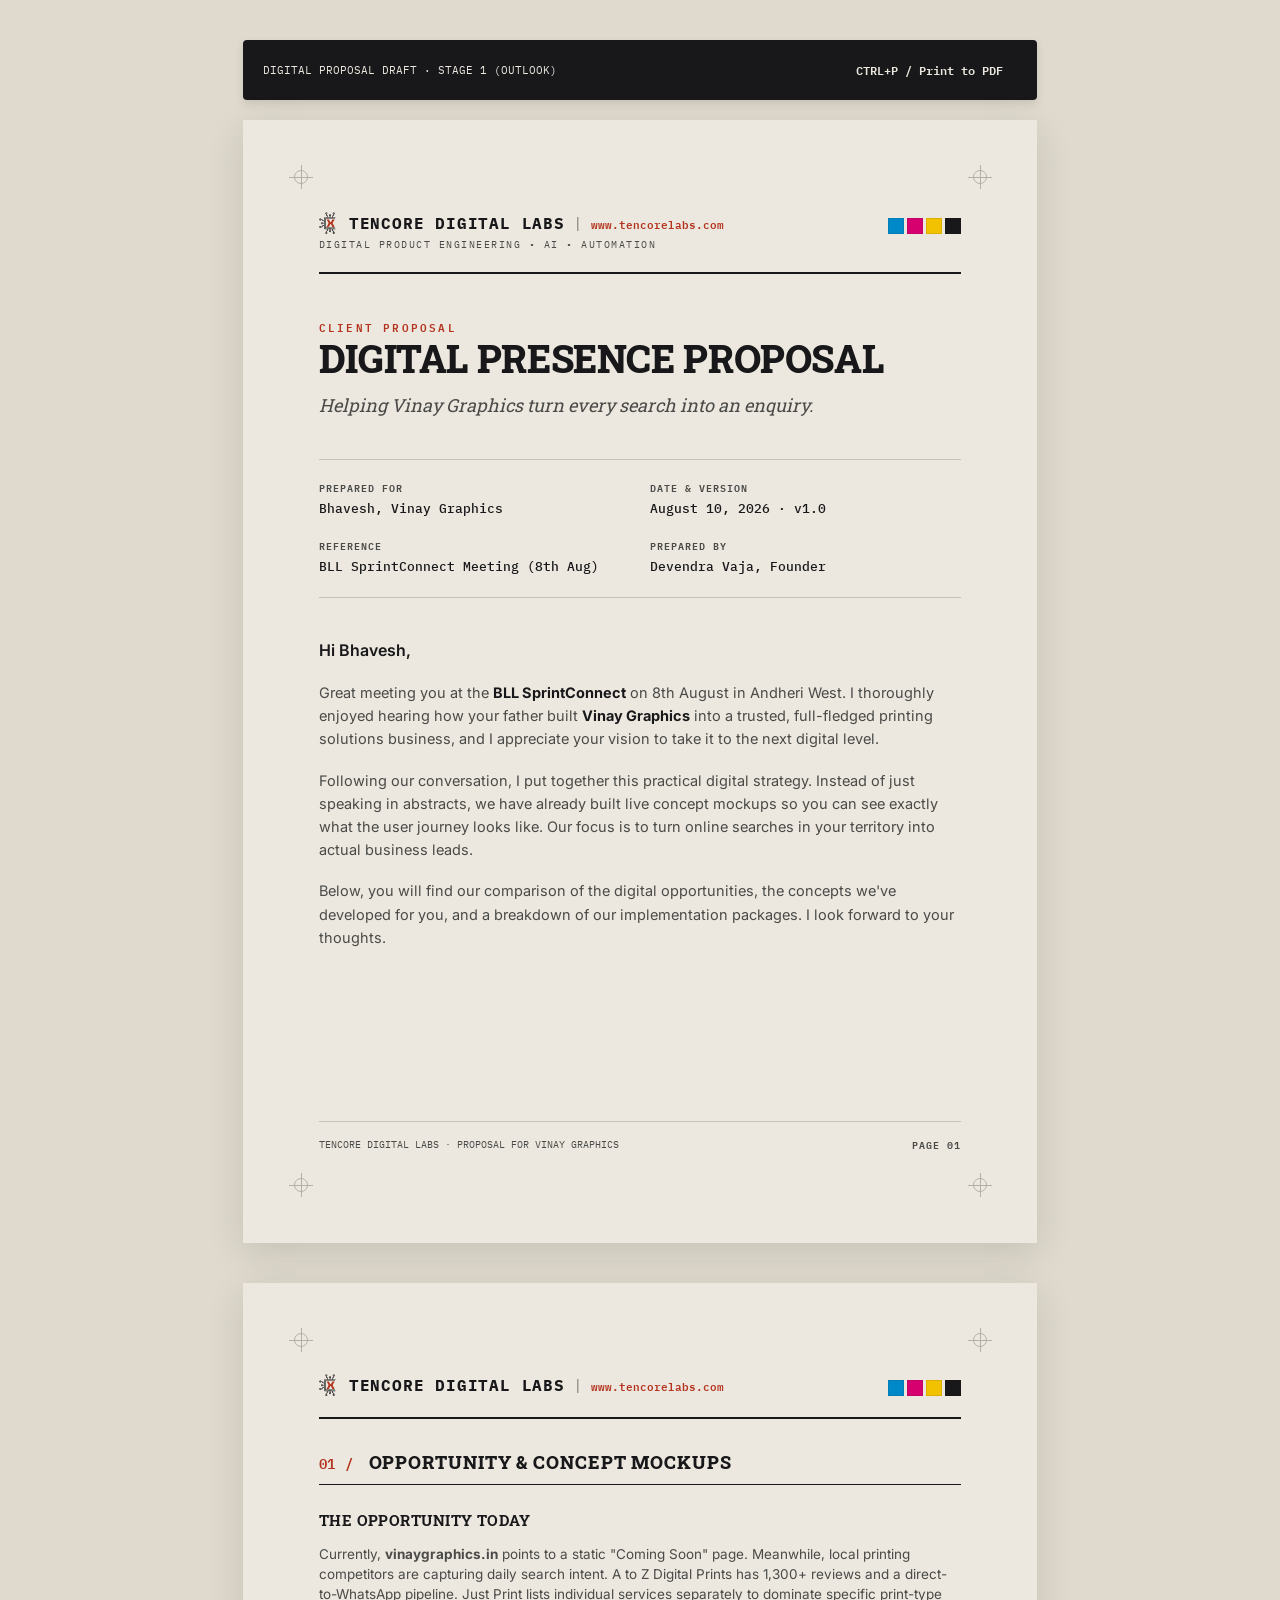
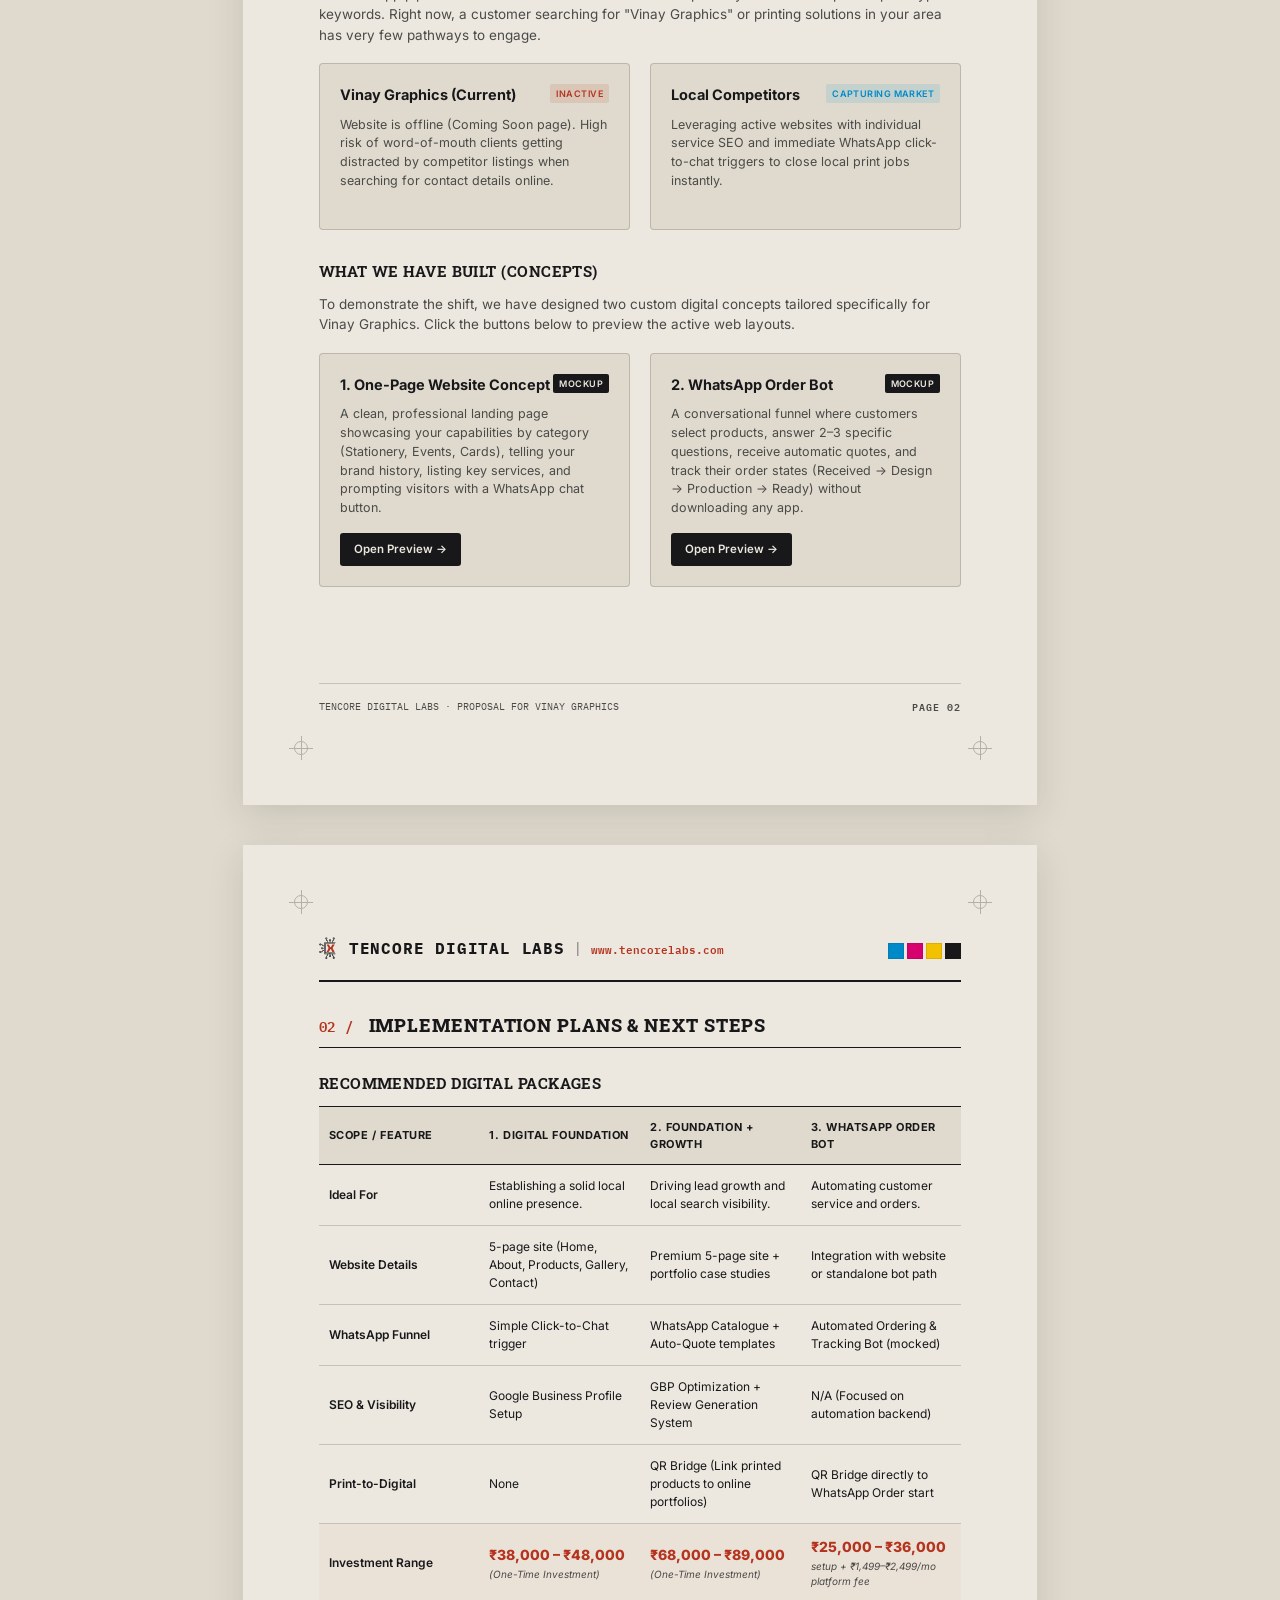
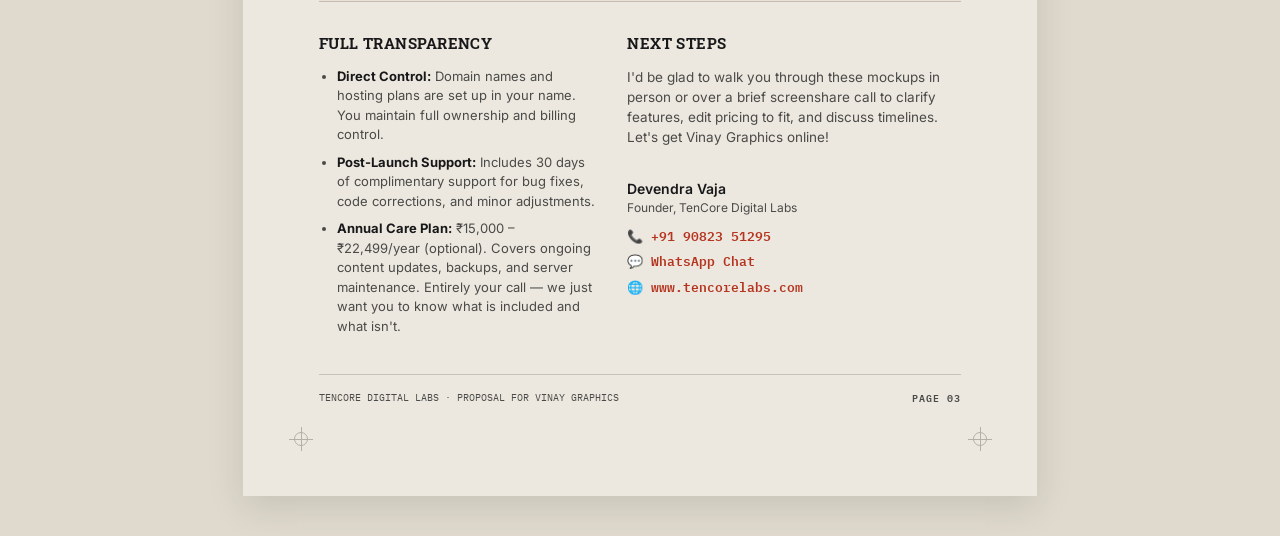
<file: Vinay Graphics/Proposal/Site/vinay-graphics-digital-presence-proposal.html>
<!DOCTYPE html>
<html lang="en">
<head>
<meta charset="UTF-8">
<meta name="viewport" content="width=device-width, initial-scale=1.0">
<title>Digital Presence Proposal — Vinay Graphics</title>
<style>
  @import url('https://fonts.googleapis.com/css2?family=Roboto+Slab:wght@400;600;800&family=Inter:wght@400;500;600;700&family=IBM+Plex+Mono:wght@400;500;600&display=swap');

  :root {
    --paper: #ECE8DF;
    --paper-dark: #DFDACD;
    --ink: #18181A;
    --ink-soft: #4A4A48;
    --cyan: #0089C8;
    --magenta: #D6006F;
    --yellow: #F2C200;
    --press-red: #B5341F;
    --line: rgba(24, 24, 26, 0.18);
    --shadow: rgba(24, 24, 26, 0.06);
    --shadow-hover: rgba(24, 24, 26, 0.12);
  }

  * {
    box-sizing: border-box;
    margin: 0;
    padding: 0;
  }

  html {
    scroll-behavior: smooth;
  }

  body {
    background: var(--paper-dark);
    color: var(--ink);
    font-family: 'Inter', sans-serif;
    line-height: 1.5;
    -webkit-font-smoothing: antialiased;
    padding: 40px 0;
  }

  /* Utility font classes */
  .mono { font-family: 'IBM Plex Mono', monospace; }
  .slab { font-family: 'Roboto Slab', serif; }
  
  /* Page container */
  .document-container {
    max-width: 210mm;
    margin: 0 auto;
    display: flex;
    flex-direction: column;
    gap: 40px;
  }

  /* A4 Page Styling */
  .page {
    background: var(--paper);
    width: 210mm;
    min-height: 297mm;
    padding: 24mm 20mm;
    box-shadow: 0 10px 35px rgba(24, 24, 26, 0.12);
    position: relative;
    box-sizing: border-box;
    display: flex;
    flex-direction: column;
    justify-content: space-between;
    overflow: hidden;
  }

  /* Registration Marks (Print/Graphic theme) */
  .reg-mark {
    position: absolute;
    width: 24px;
    height: 24px;
    color: var(--ink-soft);
    opacity: 0.35;
    transition: transform 0.8s ease-in-out;
  }
  .page:hover .reg-mark {
    transform: rotate(180deg);
  }
  .reg-mark::before, .reg-mark::after {
    content: '';
    position: absolute;
    background: currentColor;
  }
  .reg-mark::before {
    width: 100%;
    height: 1px;
    top: 50%;
    left: 0;
  }
  .reg-mark::after {
    height: 100%;
    width: 1px;
    left: 50%;
    top: 0;
  }
  .reg-mark-circle {
    position: absolute;
    width: 14px;
    height: 14px;
    border: 1px solid currentColor;
    border-radius: 50%;
    top: 5px;
    left: 5px;
  }
  .reg-top-left { top: 12mm; left: 12mm; }
  .reg-top-right { top: 12mm; right: 12mm; }
  .reg-bottom-left { bottom: 12mm; left: 12mm; }
  .reg-bottom-right { bottom: 12mm; right: 12mm; }

  /* Masthead & Brand Header */
  .masthead {
    border-bottom: 2px solid var(--ink);
    padding-bottom: 20px;
    margin-bottom: 30px;
  }
  .brand-line-1 {
    display: flex;
    justify-content: space-between;
    align-items: baseline;
  }
  .tencore-logo {
    display: flex;
    align-items: center;
    gap: 8px;
  }
  .tencore-logo .regmark-icon {
    display: inline-block;
    width: 14px;
    height: 14px;
    position: relative;
    color: var(--press-red);
  }
  .tencore-logo .regmark-icon::before, .tencore-logo .regmark-icon::after {
    content: ""; position: absolute; background: currentColor;
  }
  .tencore-logo .regmark-icon::before { width: 100%; height: 1px; top: 50%; left: 0; }
  .tencore-logo .regmark-icon::after { height: 100%; width: 1px; left: 50%; top: 0; }
  .tencore-logo .regmark-circle {
    position: inset: 2px; border: 1px solid currentColor; border-radius: 50%;
  }
  .brand-name {
    font-weight: 800;
    font-size: 16px;
    letter-spacing: 0.05em;
  }
  .brand-tagline {
    font-size: 10px;
    letter-spacing: 0.15em;
    color: var(--ink-soft);
    text-transform: uppercase;
    margin-top: 2px;
  }

  /* CMYK Color block */
  .cmyk-indicator {
    display: flex;
    gap: 3px;
  }
  .cmyk-patch {
    width: 16px;
    height: 16px;
    border: 1px solid rgba(24, 24, 26, 0.1);
  }
  .patch-c { background: var(--cyan); }
  .patch-m { background: var(--magenta); }
  .patch-y { background: var(--yellow); }
  .patch-k { background: var(--ink); }

  /* Headings & Document Titles */
  .proposal-title-area {
    margin-top: 40px;
    margin-bottom: 40px;
  }
  .eyebrow {
    font-size: 11px;
    letter-spacing: 0.2em;
    text-transform: uppercase;
    color: var(--press-red);
    font-weight: 600;
    margin-bottom: 8px;
  }
  .doc-title {
    font-size: 38px;
    font-weight: 800;
    line-height: 1.1;
    letter-spacing: -0.01em;
    margin-bottom: 12px;
    color: var(--ink);
  }
  .doc-subtitle {
    font-size: 18px;
    color: var(--ink-soft);
    font-weight: 400;
    font-style: italic;
  }

  /* Meta Info Grid */
  .meta-grid {
    display: grid;
    grid-template-columns: repeat(2, 1fr);
    gap: 20px;
    border-top: 1px solid var(--line);
    border-bottom: 1px solid var(--line);
    padding: 20px 0;
    margin-bottom: 40px;
    font-size: 13px;
  }
  .meta-item {
    display: flex;
    flex-direction: column;
    gap: 4px;
  }
  .meta-label {
    text-transform: uppercase;
    font-size: 10px;
    letter-spacing: 0.1em;
    color: var(--ink-soft);
    font-weight: 600;
  }
  .meta-value {
    font-weight: 500;
  }

  /* Letter Area */
  .letter-body {
    font-size: 14.5px;
    line-height: 1.6;
    color: var(--ink-soft);
    flex-grow: 1;
  }
  .letter-body p {
    margin-bottom: 18px;
  }
  .letter-body p strong {
    color: var(--ink);
  }
  .salutation {
    font-size: 16px;
    font-weight: 600;
    color: var(--ink);
    margin-bottom: 14px;
  }
  .sign-off {
    margin-top: 30px;
    font-size: 14px;
  }
  .sign-off-title {
    font-weight: 600;
    color: var(--ink);
  }

  /* Section Styles */
  .section-header {
    display: flex;
    align-items: baseline;
    gap: 15px;
    border-bottom: 1px solid var(--ink);
    padding-bottom: 8px;
    margin-bottom: 24px;
  }
  .section-num {
    font-size: 14px;
    color: var(--press-red);
    font-weight: 600;
    letter-spacing: 0.05em;
  }
  .section-title {
    font-size: 18px;
    font-weight: 800;
    text-transform: uppercase;
    letter-spacing: 0.05em;
  }

  .content-block {
    margin-bottom: 30px;
  }
  .block-title {
    font-size: 15px;
    font-weight: 700;
    margin-bottom: 12px;
    text-transform: uppercase;
    letter-spacing: 0.03em;
    color: var(--ink);
  }
  .block-desc {
    font-size: 13.5px;
    color: var(--ink-soft);
    margin-bottom: 18px;
  }

  /* Cards Grid */
  .cards-grid {
    display: grid;
    grid-template-columns: 1fr 1fr;
    gap: 20px;
    margin-bottom: 25px;
  }
  .card {
    background: var(--paper-dark);
    border: 1px solid var(--line);
    border-radius: 4px;
    padding: 20px;
    position: relative;
    display: flex;
    flex-direction: column;
    justify-content: space-between;
    transition: transform 0.2s ease, box-shadow 0.2s ease;
  }
  .card:hover {
    transform: translateY(-2px);
    box-shadow: 0 6px 15px var(--shadow-hover);
  }
  .card-header {
    display: flex;
    justify-content: space-between;
    align-items: flex-start;
    margin-bottom: 10px;
  }
  .card-title {
    font-size: 14.5px;
    font-weight: 700;
    color: var(--ink);
  }
  .card-badge {
    font-size: 9px;
    font-weight: 600;
    text-transform: uppercase;
    letter-spacing: 0.05em;
    padding: 3px 6px;
    border-radius: 2px;
  }
  .badge-negative {
    background: rgba(181, 52, 31, 0.12);
    color: var(--press-red);
  }
  .badge-positive {
    background: rgba(0, 137, 200, 0.12);
    color: var(--cyan);
  }
  .badge-concept {
    background: var(--ink);
    color: var(--paper);
  }
  .card-body {
    font-size: 12.5px;
    color: var(--ink-soft);
    margin-bottom: 18px;
    flex-grow: 1;
  }
  .card-list {
    margin-top: 8px;
    padding-left: 16px;
  }
  .card-list li {
    margin-bottom: 4px;
  }

  /* Interactive actions inside proposal */
  .action-btn {
    display: inline-flex;
    align-items: center;
    gap: 8px;
    background: var(--ink);
    color: var(--paper);
    padding: 8px 14px;
    border-radius: 3px;
    font-size: 11.5px;
    font-weight: 600;
    text-decoration: none;
    transition: background 0.2s ease;
    align-self: flex-start;
    border: none;
    cursor: pointer;
  }
  .action-btn:hover {
    background: var(--press-red);
  }
  .action-btn.secondary {
    background: transparent;
    border: 1px solid var(--ink);
    color: var(--ink);
  }
  .action-btn.secondary:hover {
    background: var(--ink);
    color: var(--paper);
  }

  /* Table styling */
  .plans-table {
    width: 100%;
    border-collapse: collapse;
    margin-bottom: 24px;
    font-size: 12px;
  }
  .plans-table th, .plans-table td {
    padding: 12px 10px;
    text-align: left;
    border-bottom: 1px solid var(--line);
  }
  .plans-table th {
    background: var(--paper-dark);
    font-weight: 700;
    text-transform: uppercase;
    letter-spacing: 0.05em;
    font-size: 11px;
    border-top: 1px solid var(--ink);
    border-bottom: 1.5px solid var(--ink);
  }
  .plans-table td.feature-title {
    font-weight: 600;
    color: var(--ink);
    width: 25%;
  }
  .plans-table td.plan-col {
    width: 25%;
  }
  .plans-table tr.highlight-row {
    background: rgba(181, 52, 31, 0.04);
  }
  .plans-table tr.highlight-row td {
    font-weight: 600;
    color: var(--ink);
  }
  .price-value {
    font-size: 14px;
    font-weight: 800;
    color: var(--press-red);
  }
  .price-placeholder {
    font-style: italic;
    font-size: 10px;
    color: var(--ink-soft);
    display: block;
    font-weight: 400;
    margin-top: 2px;
  }

  .transparency-grid {
    display: grid;
    grid-template-columns: 1fr 1.2fr;
    gap: 30px;
    margin-bottom: 20px;
  }
  .bullet-list {
    padding-left: 18px;
    font-size: 13px;
    color: var(--ink-soft);
  }
  .bullet-list li {
    margin-bottom: 8px;
  }
  .bullet-list li strong {
    color: var(--ink);
  }

  /* Page Footer Layout */
  .page-footer {
    border-top: 1px solid var(--line);
    padding-top: 15px;
    display: flex;
    justify-content: space-between;
    align-items: center;
    font-size: 10px;
    color: var(--ink-soft);
  }
  .page-num {
    font-weight: 600;
    letter-spacing: 0.1em;
  }

  /* Print preview overlay (web-only) */
  .no-print-bar {
    max-width: 210mm;
    margin: 0 auto 20px;
    background: var(--ink);
    color: var(--paper);
    padding: 12px 20px;
    border-radius: 4px;
    display: flex;
    justify-content: space-between;
    align-items: center;
    font-size: 12px;
    box-shadow: 0 4px 10px rgba(0, 0, 0, 0.1);
  }
  .no-print-bar p {
    font-family: 'IBM Plex Mono', monospace;
    font-size: 11px;
  }

  /* Contact Links styling */
  .contact-links {
    display: flex;
    gap: 15px;
    margin-top: 10px;
  }
  .contact-link {
    display: inline-flex;
    align-items: center;
    gap: 5px;
    color: var(--press-red);
    text-decoration: none;
    font-weight: 600;
    font-size: 13px;
  }
  .contact-link:hover {
    text-decoration: underline;
  }

  /* Responsive Adjustments for Screens */
  @media (max-width: 220mm) {
    body {
      padding: 0;
      background: var(--paper);
    }
    .document-container {
      max-width: 100%;
      gap: 0;
    }
    .page {
      width: 100%;
      min-height: auto;
      padding: 30px 20px;
      box-shadow: none;
      border-bottom: 2px solid var(--line);
    }
    .cards-grid {
      grid-template-columns: 1fr;
    }
    .transparency-grid {
      grid-template-columns: 1fr;
      gap: 20px;
    }
    .no-print-bar {
      margin: 0;
      border-radius: 0;
    }
    .reg-mark {
      display: none;
    }
  }

  /* Print Stylesheet */
  @media print {
    body {
      background: #ffffff !important;
      color: #000000 !important;
      padding: 0 !important;
      -webkit-print-color-adjust: exact;
      print-color-adjust: exact;
    }
    .no-print {
      display: none !important;
    }
    .document-container {
      gap: 0 !important;
      max-width: 100% !important;
    }
    .page {
      background: #ffffff !important;
      box-shadow: none !important;
      width: 210mm !important;
      height: 297mm !important;
      padding: 20mm 15mm 15mm 15mm !important;
      page-break-after: always !important;
      position: relative !important;
      display: flex !important;
      flex-direction: column !important;
      justify-content: space-between !important;
    }
    .card {
      background: #fcfbf9 !important;
      border: 1px solid #d0cfcb !important;
    }
    .plans-table th {
      background: #eae9e4 !important;
    }
    .action-btn {
      display: none !important;
    }
  }
</style>
</head>
<body>

  <!-- Web-only guidance bar -->
  <div class="no-print-bar no-print">
    <p>DIGITAL PROPOSAL DRAFT · STAGE 1 (OUTLOOK)</p>
    <button class="action-btn" onclick="window.print()">
      <span class="mono">CTRL+P / Print to PDF</span>
    </button>
  </div>

  <div class="document-container">
    
    <!-- ================================= PAGE 1 ================================= -->
    <div class="page">
      <!-- Decorative Registration Marks -->
      <div class="reg-mark reg-top-left"><div class="reg-mark-circle"></div></div>
      <div class="reg-mark reg-top-right"><div class="reg-mark-circle"></div></div>
      <div class="reg-mark reg-bottom-left"><div class="reg-mark-circle"></div></div>
      <div class="reg-mark reg-bottom-right"><div class="reg-mark-circle"></div></div>

      <div>
        <!-- Masthead -->
        <header class="masthead">
          <div class="brand-line-1">
            <div class="tencore-logo">
              <img src="tencore_logo.svg" alt="TenCore Logo" style="height: 22px; width: auto; display: block;">
              <span class="brand-name mono">TENCORE DIGITAL LABS</span>
              <span class="brand-divider mono" style="opacity: 0.5;">|</span>
              <a href="https://www.tencorelabs.com" target="_blank" style="text-decoration:none;"><span class="brand-link mono" style="font-size: 11px; color: var(--press-red); font-weight: 600;">www.tencorelabs.com</span></a>
            </div>
            <div class="cmyk-indicator">
              <div class="cmyk-patch patch-c"></div>
              <div class="cmyk-patch patch-m"></div>
              <div class="cmyk-patch patch-y"></div>
              <div class="cmyk-patch patch-k"></div>
            </div>
          </div>
          <div class="brand-tagline mono">Digital Product Engineering • AI • Automation</div>
        </header>

        <!-- Title Area -->
        <div class="proposal-title-area">
          <span class="eyebrow mono">Client Proposal</span>
          <h1 class="doc-title slab">DIGITAL PRESENCE PROPOSAL</h1>
          <p class="doc-subtitle slab">Helping Vinay Graphics turn every search into an enquiry.</p>
        </div>

        <!-- Meta Grid -->
        <div class="meta-grid mono">
          <div class="meta-item">
            <span class="meta-label">Prepared For</span>
            <span class="meta-value">Bhavesh, Vinay Graphics</span>
          </div>
          <div class="meta-item">
            <span class="meta-label">Date &amp; Version</span>
            <span class="meta-value">August 10, 2026 · v1.0</span>
          </div>
          <div class="meta-item">
            <span class="meta-label">Reference</span>
            <span class="meta-value">BLL SprintConnect Meeting (8th Aug)</span>
          </div>
          <div class="meta-item">
            <span class="meta-label">Prepared By</span>
            <span class="meta-value">Devendra Vaja, Founder</span>
          </div>
        </div>

        <!-- Introductory Letter -->
        <section class="letter-body">
          <p class="salutation">Hi Bhavesh,</p>
          <p>Great meeting you at the <strong>BLL SprintConnect</strong> on 8th August in Andheri West. I thoroughly enjoyed hearing how your father built <strong>Vinay Graphics</strong> into a trusted, full-fledged printing solutions business, and I appreciate your vision to take it to the next digital level.</p>
          <p>Following our conversation, I put together this practical digital strategy. Instead of just speaking in abstracts, we have already built live concept mockups so you can see exactly what the user journey looks like. Our focus is to turn online searches in your territory into actual business leads.</p>
          <p>Below, you will find our comparison of the digital opportunities, the concepts we've developed for you, and a breakdown of our implementation packages. I look forward to your thoughts.</p>
        </section>
      </div>

      <!-- Footer -->
      <footer class="page-footer">
        <span class="mono">TENCORE DIGITAL LABS · PROPOSAL FOR VINAY GRAPHICS</span>
        <span class="page-num mono">PAGE 01</span>
      </footer>
    </div>

    <!-- ================================= PAGE 2 ================================= -->
    <div class="page">
      <div class="reg-mark reg-top-left"><div class="reg-mark-circle"></div></div>
      <div class="reg-mark reg-top-right"><div class="reg-mark-circle"></div></div>
      <div class="reg-mark reg-bottom-left"><div class="reg-mark-circle"></div></div>
      <div class="reg-mark reg-bottom-right"><div class="reg-mark-circle"></div></div>

      <div>
        <header class="masthead">
          <div class="brand-line-1">
            <div class="tencore-logo">
              <img src="tencore_logo.svg" alt="TenCore Logo" style="height: 22px; width: auto; display: block;">
              <span class="brand-name mono">TENCORE DIGITAL LABS</span>
              <span class="brand-divider mono" style="opacity: 0.5;">|</span>
              <a href="https://www.tencorelabs.com" target="_blank" style="text-decoration:none;"><span class="brand-link mono" style="font-size: 11px; color: var(--press-red); font-weight: 600;">www.tencorelabs.com</span></a>
            </div>
            <div class="cmyk-indicator">
              <div class="cmyk-patch patch-c"></div>
              <div class="cmyk-patch patch-m"></div>
              <div class="cmyk-patch patch-y"></div>
              <div class="cmyk-patch patch-k"></div>
            </div>
          </div>
        </header>

        <section class="section-header">
          <span class="section-num mono">01 /</span>
          <h2 class="section-title slab">Opportunity &amp; Concept Mockups</h2>
        </section>

        <!-- The Opportunity Today -->
        <div class="content-block">
          <h3 class="block-title slab">The Opportunity Today</h3>
          <p class="block-desc">
            Currently, <strong>vinaygraphics.in</strong> points to a static "Coming Soon" page. Meanwhile, local printing competitors are capturing daily search intent. A to Z Digital Prints has 1,300+ reviews and a direct-to-WhatsApp pipeline. Just Print lists individual services separately to dominate specific print-type keywords. Right now, a customer searching for "Vinay Graphics" or printing solutions in your area has very few pathways to engage.
          </p>

          <div class="cards-grid">
            <div class="card">
              <div class="card-header">
                <span class="card-title">Vinay Graphics (Current)</span>
                <span class="card-badge badge-negative">Inactive</span>
              </div>
              <div class="card-body">
                Website is offline (Coming Soon page). High risk of word-of-mouth clients getting distracted by competitor listings when searching for contact details online.
              </div>
            </div>
            <div class="card">
              <div class="card-header">
                <span class="card-title">Local Competitors</span>
                <span class="card-badge badge-positive">Capturing Market</span>
              </div>
              <div class="card-body">
                Leveraging active websites with individual service SEO and immediate WhatsApp click-to-chat triggers to close local print jobs instantly.
              </div>
            </div>
          </div>
        </div>

        <!-- Proposed Concepts -->
        <div class="content-block">
          <h3 class="block-title slab">What We Have Built (Concepts)</h3>
          <p class="block-desc">
            To demonstrate the shift, we have designed two custom digital concepts tailored specifically for Vinay Graphics. Click the buttons below to preview the active web layouts.
          </p>

          <div class="cards-grid">
            <div class="card">
              <div>
                <div class="card-header">
                  <span class="card-title">1. One-Page Website Concept</span>
                  <span class="card-badge badge-concept">Mockup</span>
                </div>
                <p class="card-body" style="margin-bottom:0;">
                  A clean, professional landing page showcasing your capabilities by category (Stationery, Events, Cards), telling your brand history, listing key services, and prompting visitors with a WhatsApp chat button.
                </p>
              </div>
              <div style="margin-top: 15px; display: flex; gap: 8px;">
                <a href="vinay-graphics-website-concept.html" target="_blank" class="action-btn">Open Preview →</a>
              </div>
            </div>

            <div class="card">
              <div>
                <div class="card-header">
                  <span class="card-title">2. WhatsApp Order Bot</span>
                  <span class="card-badge badge-concept">Mockup</span>
                </div>
                <p class="card-body" style="margin-bottom:0;">
                  A conversational funnel where customers select products, answer 2–3 specific questions, receive automatic quotes, and track their order states (Received → Design → Production → Ready) without downloading any app.
                </p>
              </div>
              <div style="margin-top: 15px; display: flex; gap: 8px;">
                <a href="vinay-graphics-whatsapp-bot-concept.html" target="_blank" class="action-btn">Open Preview →</a>
              </div>
            </div>
          </div>
        </div>
      </div>

      <footer class="page-footer">
        <span class="mono">TENCORE DIGITAL LABS · PROPOSAL FOR VINAY GRAPHICS</span>
        <span class="page-num mono">PAGE 02</span>
      </footer>
    </div>

    <!-- ================================= PAGE 3 ================================= -->
    <div class="page">
      <div class="reg-mark reg-top-left"><div class="reg-mark-circle"></div></div>
      <div class="reg-mark reg-top-right"><div class="reg-mark-circle"></div></div>
      <div class="reg-mark reg-bottom-left"><div class="reg-mark-circle"></div></div>
      <div class="reg-mark reg-bottom-right"><div class="reg-mark-circle"></div></div>

      <div>
        <header class="masthead">
          <div class="brand-line-1">
            <div class="tencore-logo">
              <img src="tencore_logo.svg" alt="TenCore Logo" style="height: 22px; width: auto; display: block;">
              <span class="brand-name mono">TENCORE DIGITAL LABS</span>
              <span class="brand-divider mono" style="opacity: 0.5;">|</span>
              <a href="https://www.tencorelabs.com" target="_blank" style="text-decoration:none;"><span class="brand-link mono" style="font-size: 11px; color: var(--press-red); font-weight: 600;">www.tencorelabs.com</span></a>
            </div>
            <div class="cmyk-indicator">
              <div class="cmyk-patch patch-c"></div>
              <div class="cmyk-patch patch-m"></div>
              <div class="cmyk-patch patch-y"></div>
              <div class="cmyk-patch patch-k"></div>
            </div>
          </div>
        </header>

        <section class="section-header">
          <span class="section-num mono">02 /</span>
          <h2 class="section-title slab">Implementation Plans &amp; Next Steps</h2>
        </section>

        <!-- Recommended Packages Table -->
        <div class="content-block">
          <h3 class="block-title slab">Recommended Digital Packages</h3>
          
          <table class="plans-table">
            <thead>
              <tr>
                <th>Scope / Feature</th>
                <th>1. Digital Foundation</th>
                <th>2. Foundation + Growth</th>
                <th>3. WhatsApp Order Bot</th>
              </tr>
            </thead>
            <tbody>
              <tr>
                <td class="feature-title">Ideal For</td>
                <td>Establishing a solid local online presence.</td>
                <td>Driving lead growth and local search visibility.</td>
                <td>Automating customer service and orders.</td>
              </tr>
              <tr>
                <td class="feature-title">Website Details</td>
                <td>5-page site (Home, About, Products, Gallery, Contact)</td>
                <td>Premium 5-page site + portfolio case studies</td>
                <td>Integration with website or standalone bot path</td>
              </tr>
              <tr>
                <td class="feature-title">WhatsApp Funnel</td>
                <td>Simple Click-to-Chat trigger</td>
                <td>WhatsApp Catalogue + Auto-Quote templates</td>
                <td>Automated Ordering &amp; Tracking Bot (mocked)</td>
              </tr>
              <tr>
                <td class="feature-title">SEO &amp; Visibility</td>
                <td>Google Business Profile Setup</td>
                <td>GBP Optimization + Review Generation System</td>
                <td>N/A (Focused on automation backend)</td>
              </tr>
              <tr>
                <td class="feature-title">Print-to-Digital</td>
                <td>None</td>
                <td>QR Bridge (Link printed products to online portfolios)</td>
                <td>QR Bridge directly to WhatsApp Order start</td>
              </tr>
              <tr class="highlight-row">
                <td class="feature-title">Investment Range</td>
                <td class="plan-col">
                  <span class="price-value">₹38,000 – ₹48,000</span>
                  <span class="price-placeholder">(One-Time Investment)</span>
                </td>
                <td class="plan-col">
                  <span class="price-value">₹68,000 – ₹89,000</span>
                  <span class="price-placeholder">(One-Time Investment)</span>
                </td>
                <td class="plan-col">
                  <span class="price-value">₹25,000 – ₹36,000</span>
                  <span class="price-placeholder">setup + ₹1,499–₹2,499/mo platform fee</span>
                </td>
              </tr>
            </tbody>
          </table>
        </div>

        <!-- Transparency & Terms -->
        <div class="content-block">
          <div class="transparency-grid">
            <div>
              <h3 class="block-title slab">Full Transparency</h3>
              <ul class="bullet-list">
                <li><strong>Direct Control:</strong> Domain names and hosting plans are set up in your name. You maintain full ownership and billing control.</li>
                <li><strong>Post-Launch Support:</strong> Includes 30 days of complimentary support for bug fixes, code corrections, and minor adjustments.</li>
                <li><strong>Annual Care Plan:</strong> ₹15,000 – ₹22,499/year (optional). Covers ongoing content updates, backups, and server maintenance. Entirely your call — we just want you to know what is included and what isn't.</li>
              </ul>
            </div>
            
            <div>
              <h3 class="block-title slab">Next Steps</h3>
              <p class="block-desc" style="margin-bottom: 12px;">
                I'd be glad to walk you through these mockups in person or over a brief screenshare call to clarify features, edit pricing to fit, and discuss timelines. Let's get Vinay Graphics online!
              </p>
              
              <div class="sign-off">
                <p class="sign-off-title">Devendra Vaja</p>
                <p style="font-size: 12px; color: var(--ink-soft); margin-bottom: 8px;">Founder, TenCore Digital Labs</p>
                
                <div class="contact-links" style="display: flex; flex-direction: column; gap: 6px;">
                  <a href="tel:+919082351295" class="contact-link mono">📞 +91 90823 51295</a>
                  <a href="https://wa.me/919082351295?text=Hi%20Devendra,%20let's%20discuss%20the%20Vinay%20Graphics%20proposal" target="_blank" class="contact-link mono">💬 WhatsApp Chat</a>
                  <a href="https://www.tencorelabs.com" target="_blank" class="contact-link mono">🌐 www.tencorelabs.com</a>
                </div>
              </div>
            </div>
          </div>
        </div>
      </div>

      <footer class="page-footer">
        <span class="mono">TENCORE DIGITAL LABS · PROPOSAL FOR VINAY GRAPHICS</span>
        <span class="page-num mono">PAGE 03</span>
      </footer>
    </div>

  </div>

</body>
</html>
</file>
<file: MultiTechnicaa/style.css>
/* Import Modern Google Fonts */
@import url('https://fonts.googleapis.com/css2?family=Inter:wght@300;400;500;600;700&family=Outfit:wght@300;400;500;600;700;800&family=Fira+Code:wght@400;500;600&display=swap');

/* Color Variables & Styling Tokens */
:root {
  --bg-app: #f1f5f9;
  --bg-slide: #ffffff;
  --bg-card: #f8fafc;
  --bg-card-alt: #f1f5f9;
  
  --text-primary: #0f172a;
  --text-secondary: #334155;
  --text-muted: #64748b;
  
  --primary: #4f46e5;
  --primary-light: #e0e7ff;
  --primary-hover: #4338ca;
  --primary-dark: #3730a3;
  
  --secondary: #0284c7;
  --secondary-light: #e0f2fe;
  
  --accent-teal: #0d9488;
  --accent-teal-light: #ccfbf1;
  
  --success: #10b981;
  --success-light: #d1fae5;
  
  --warning: #f59e0b;
  --warning-light: #fef3c7;
  
  --danger: #ef4444;
  --danger-light: #fee2e2;
  
  --border-color: #e2e8f0;
  --border-focus: #818cf8;
  
  --card-shadow: 0 10px 25px -5px rgba(0, 0, 0, 0.04), 0 8px 10px -6px rgba(0, 0, 0, 0.02);
  --slide-shadow: 0 25px 50px -12px rgba(15, 23, 42, 0.12);
  --header-shadow: 0 4px 6px -1px rgba(0, 0, 0, 0.05);
  
  --radius-xl: 20px;
  --radius-lg: 16px;
  --radius-md: 12px;
  --radius-sm: 8px;
  
  --font-display: 'Outfit', -apple-system, BlinkMacSystemFont, "Segoe UI", Roboto, sans-serif;
  --font-body: 'Inter', -apple-system, BlinkMacSystemFont, "Segoe UI", Roboto, sans-serif;
  --font-mono: 'Fira Code', ui-monospace, SFMono-Regular, Menlo, Monaco, Consolas, monospace;

  --slide-width: 1120px;
  --slide-height: 630px;
}

/* Global Reset & Base Styles */
* {
  box-sizing: border-box;
  margin: 0;
  padding: 0;
}

body {
  font-family: var(--font-body);
  background-color: var(--bg-app);
  color: var(--text-primary);
  min-height: 100vh;
  overflow-x: hidden;
  display: flex;
  flex-direction: column;
  -webkit-font-smoothing: antialiased;
  -moz-osx-font-smoothing: grayscale;
}

/* Typography Enhancements */
h1, h2, h3, h4, h5, h6 {
  font-family: var(--font-display);
  font-weight: 700;
  color: var(--text-primary);
  text-wrap: balance;
  letter-spacing: -0.015em;
}

p, li, span, div, a, label, input, button {
  font-family: var(--font-body);
}

p, li {
  text-wrap: pretty;
  line-height: 1.55;
}

/* App Header & Toolbar */
header {
  background: rgba(255, 255, 255, 0.9);
  backdrop-filter: blur(12px);
  -webkit-backdrop-filter: blur(12px);
  border-bottom: 1px solid var(--border-color);
  padding: 12px 24px;
  display: flex;
  justify-content: space-between;
  align-items: center;
  position: sticky;
  top: 0;
  z-index: 100;
  box-shadow: var(--header-shadow);
}

.brand-section {
  display: flex;
  align-items: center;
  gap: 12px;
}

.brand-logo-img {
  height: 38px;
  width: auto;
  object-fit: contain;
  border-radius: var(--radius-sm);
}

.logo-icon {
  background: linear-gradient(135deg, var(--primary), var(--secondary));
  color: white;
  width: 36px;
  height: 36px;
  border-radius: var(--radius-sm);
  display: flex;
  align-items: center;
  justify-content: center;
  font-family: 'Outfit', sans-serif;
  font-weight: 800;
  font-size: 1.1rem;
}

.brand-title h1 {
  font-family: var(--font-display);
  font-size: 1.15rem;
  font-weight: 800;
  letter-spacing: -0.02em;
}

.brand-title span {
  font-family: var(--font-body);
  font-size: 0.75rem;
  color: var(--text-muted);
  display: block;
  font-weight: 500;
  margin-top: -2px;
}

.toolbar-controls {
  display: flex;
  align-items: center;
  gap: 12px;
}

.view-toggle {
  background: var(--bg-app);
  padding: 4px;
  border-radius: var(--radius-md);
  display: flex;
  gap: 4px;
  border: 1px solid var(--border-color);
}

.toggle-btn {
  border: none;
  background: transparent;
  padding: 6px 14px;
  border-radius: var(--radius-sm);
  font-family: var(--font-body);
  font-size: 0.85rem;
  font-weight: 600;
  color: var(--text-muted);
  cursor: pointer;
  transition: all 0.2s ease;
}

.toggle-btn.active {
  background: white;
  color: var(--primary);
  box-shadow: 0 1px 3px rgba(0, 0, 0, 0.1);
}

.btn {
  background: white;
  border: 1px solid var(--border-color);
  padding: 7px 16px;
  border-radius: var(--radius-md);
  font-family: var(--font-body);
  font-size: 0.85rem;
  font-weight: 600;
  color: var(--text-secondary);
  cursor: pointer;
  transition: all 0.2s ease;
  display: inline-flex;
  align-items: center;
  gap: 6px;
}

.btn:hover {
  background: var(--bg-card);
  border-color: var(--text-muted);
  transform: translateY(-1px);
}

.btn-primary {
  background: var(--primary);
  color: white;
  border: none;
}

.btn-primary:hover {
  background: var(--primary-hover);
  color: white;
}

.btn-success {
  background: var(--success);
  color: white;
  border: none;
}

.btn-success:hover {
  background: #059669;
  color: white;
}

/* Main Layout */
main {
  flex: 1;
  display: flex;
  flex-direction: column;
  position: relative;
  overflow: hidden;
}

/* Presentation Viewport Section */
#presentation-view {
  flex: 1;
  display: flex;
  flex-direction: column;
  justify-content: center;
  align-items: center;
  padding: 24px;
  overflow: hidden;
}

.slide-deck-viewport {
  width: 100%;
  max-width: var(--slide-width);
  height: calc(100vh - 160px);
  max-height: var(--slide-height);
  display: flex;
  justify-content: center;
  align-items: center;
  position: relative;
}

#slide-viewport {
  width: var(--slide-width);
  height: var(--slide-height);
  transform-origin: center center;
  display: flex;
  justify-content: center;
  align-items: center;
  box-shadow: var(--slide-shadow);
  border-radius: var(--radius-xl);
  overflow: hidden;
  background: var(--bg-slide);
  position: relative;
}

/* Navigation Controls Bar */
.slide-navigation-controls {
  display: flex;
  align-items: center;
  justify-content: space-between;
  width: 100%;
  max-width: var(--slide-width);
  margin-top: 14px;
  background: white;
  padding: 8px 18px;
  border-radius: var(--radius-lg);
  border: 1px solid var(--border-color);
  box-shadow: var(--header-shadow);
}

.nav-arrows {
  display: flex;
  align-items: center;
  gap: 6px;
}

.nav-arrow-btn {
  background: var(--bg-card);
  border: 1px solid var(--border-color);
  width: 38px;
  height: 38px;
  border-radius: var(--radius-md);
  display: flex;
  align-items: center;
  justify-content: center;
  cursor: pointer;
  font-family: var(--font-body);
  font-size: 1rem;
  transition: all 0.15s ease;
  color: var(--text-secondary);
}

.nav-arrow-btn:hover:not(:disabled) {
  background: var(--primary-light);
  color: var(--primary);
  border-color: var(--primary);
}

.nav-arrow-btn:disabled {
  opacity: 0.4;
  cursor: not-allowed;
}

.slide-progress-wrapper {
  display: flex;
  align-items: center;
  gap: 12px;
  flex: 1;
  max-width: 480px;
  margin: 0 16px;
}

.slide-number-indicator {
  font-family: var(--font-display);
  font-weight: 700;
  font-size: 0.95rem;
  color: var(--text-secondary);
  min-width: 60px;
}

.progress-bar-container {
  flex: 1;
  height: 6px;
  background: var(--bg-app);
  border-radius: 4px;
  overflow: hidden;
  border: 1px solid var(--border-color);
}

.progress-bar-fill {
  height: 100%;
  background: linear-gradient(90deg, var(--primary), var(--secondary));
  transition: width 0.3s cubic-bezier(0.4, 0, 0.2, 1);
  width: 5%;
}

/* ==========================================================================
   SLIDE DESIGN & LAYOUT FRAMEWORKS (1120px x 630px Canvas)
   ========================================================================== */

.slide {
  width: var(--slide-width);
  height: var(--slide-height);
  padding: 44px 54px;
  background: var(--bg-slide);
  display: flex;
  flex-direction: column;
  position: relative;
  box-sizing: border-box;
  overflow: hidden;
}

/* Slide Header & Footer Chrome */
.slide-header {
  margin-bottom: 22px;
  position: relative;
  z-index: 2;
}

.slide-category-badge {
  display: inline-flex;
  align-items: center;
  gap: 6px;
  background: var(--primary-light);
  color: var(--primary);
  font-family: var(--font-display);
  font-size: 0.72rem;
  font-weight: 700;
  text-transform: uppercase;
  letter-spacing: 0.08em;
  padding: 4px 10px;
  border-radius: 20px;
  margin-bottom: 8px;
}

.slide-header h2 {
  font-family: var(--font-display);
  font-size: 1.85rem;
  font-weight: 800;
  line-height: 1.2;
  color: var(--text-primary);
}

.slide-header .slide-subtitle {
  font-family: var(--font-body);
  font-size: 0.98rem;
  color: var(--text-muted);
  margin-top: 4px;
  font-weight: 500;
}

.slide-body {
  flex: 1;
  display: flex;
  flex-direction: column;
  position: relative;
  z-index: 2;
  overflow: hidden;
}

.slide-footer-tag {
  position: absolute;
  bottom: 16px;
  left: 54px;
  right: 54px;
  display: flex;
  justify-content: space-between;
  align-items: center;
  font-family: var(--font-body);
  font-size: 0.75rem;
  color: var(--text-muted);
  border-top: 1px solid var(--border-color);
  padding-top: 10px;
  z-index: 2;
}

.slide-footer-tag .client-badge {
  font-weight: 600;
  color: var(--text-secondary);
}

/* Watermark & Accent Glow */
.slide-bg-glow {
  position: absolute;
  width: 450px;
  height: 450px;
  border-radius: 50%;
  background: radial-gradient(circle, rgba(79, 70, 229, 0.06) 0%, rgba(255, 255, 255, 0) 70%);
  top: -100px;
  right: -100px;
  z-index: 1;
  pointer-events: none;
}

/* 1. TITLE COVER SLIDE */
.slide-title-layout {
  justify-content: center;
  align-items: flex-start;
  padding: 50px 70px;
  background: linear-gradient(135deg, #ffffff 0%, #f8fafc 100%);
}

.title-pill-tag {
  background: linear-gradient(135deg, var(--primary-light), var(--secondary-light));
  color: var(--primary);
  border: 1px solid rgba(79, 70, 229, 0.2);
  padding: 6px 14px;
  border-radius: 20px;
  font-family: var(--font-display);
  font-size: 0.8rem;
  font-weight: 700;
  letter-spacing: 0.05em;
  text-transform: uppercase;
  margin-bottom: 16px;
  display: inline-flex;
  align-items: center;
  gap: 8px;
}

.slide-title-layout h1 {
  font-family: var(--font-display);
  font-size: 2.75rem;
  font-weight: 800;
  line-height: 1.2;
  color: var(--text-primary);
  letter-spacing: -0.02em;
  margin-bottom: 12px;
  max-width: 950px;
  overflow: visible;
}

.slide-title-layout h1 span {
  background: linear-gradient(135deg, var(--primary), var(--secondary));
  -webkit-background-clip: text;
  background-clip: text;
  -webkit-text-fill-color: transparent;
  display: inline;
  padding-right: 4px;
}

.slide-title-layout .title-deck-subtitle {
  font-family: var(--font-body);
  font-size: 1.15rem;
  color: var(--text-secondary);
  line-height: 1.5;
  max-width: 820px;
  margin-bottom: 28px;
  font-weight: 500;
}

.title-meta-grid {
  display: grid;
  grid-template-columns: repeat(3, 1fr);
  gap: 16px;
  width: 100%;
  max-width: 880px;
  margin-top: 10px;
}

.title-meta-card {
  background: white;
  border: 1px solid var(--border-color);
  border-radius: var(--radius-md);
  padding: 14px 18px;
  box-shadow: var(--card-shadow);
}

.title-meta-card .meta-label {
  font-family: var(--font-body);
  font-size: 0.72rem;
  text-transform: uppercase;
  color: var(--text-muted);
  font-weight: 700;
  letter-spacing: 0.06em;
  margin-bottom: 4px;
}

.title-meta-card .meta-value {
  font-family: var(--font-display);
  font-size: 0.98rem;
  font-weight: 700;
  color: var(--text-primary);
}

.title-meta-card .meta-sub {
  font-family: var(--font-body);
  font-size: 0.78rem;
  color: var(--text-muted);
  margin-top: 2px;
}

/* 2. SECTION DIVIDER SLIDE */
.slide-divider-layout {
  justify-content: center;
  align-items: center;
  text-align: center;
  padding: 60px 80px;
  background: #0f172a !important;
  background: linear-gradient(135deg, #0f172a 0%, #1e1b4b 100%) !important;
  color: white !important;
  -webkit-print-color-adjust: exact !important;
  print-color-adjust: exact !important;
  color-adjust: exact !important;
}

.slide-divider-layout .divider-badge {
  background: rgba(255, 255, 255, 0.15);
  backdrop-filter: blur(8px);
  color: #a5b4fc;
  padding: 6px 16px;
  border-radius: 20px;
  font-family: var(--font-display);
  font-size: 0.8rem;
  font-weight: 700;
  text-transform: uppercase;
  letter-spacing: 0.1em;
  margin-bottom: 20px;
}

.slide-divider-layout h2 {
  font-family: var(--font-display);
  font-size: 2.6rem;
  font-weight: 800;
  color: white;
  margin-bottom: 16px;
  line-height: 1.2;
}

.slide-divider-layout p {
  font-family: var(--font-body);
  font-size: 1.15rem;
  color: #cbd5e1;
  max-width: 720px;
  line-height: 1.6;
}

.slide-divider-layout .divider-accent-bar {
  width: 80px;
  height: 4px;
  background: linear-gradient(90deg, #6366f1, #38bdf8);
  border-radius: 2px;
  margin: 24px auto 0;
}

/* 3. TWO COLUMN LAYOUT */
.two-col-grid {
  display: grid;
  grid-template-columns: 1fr 1fr;
  gap: 24px;
  height: 100%;
}

.col-card {
  background: var(--bg-card);
  border: 1px solid var(--border-color);
  border-radius: var(--radius-lg);
  padding: 22px;
  display: flex;
  flex-direction: column;
  box-shadow: var(--card-shadow);
  overflow-y: auto;
}

.col-card.highlight {
  border-color: #c7d2fe;
  background: linear-gradient(180deg, #f5f7ff 0%, #ffffff 100%);
}

.slide-image-box {
  margin-bottom: 12px;
  border-radius: var(--radius-md);
  overflow: hidden;
  border: 1px solid var(--border-color);
  background: #000;
  box-shadow: var(--card-shadow);
}

.slide-embedded-img {
  width: 100%;
  height: 155px;
  object-fit: cover;
  display: block;
}

.slide-image-caption {
  padding: 4px 8px;
  background: #f8fafc;
  font-family: var(--font-body);
  font-size: 0.72rem;
  color: var(--text-muted);
  font-weight: 600;
  text-align: center;
  border-top: 1px solid var(--border-color);
}

.col-card-header {
  display: flex;
  align-items: center;
  gap: 10px;
  margin-bottom: 14px;
}

.col-card-header .header-icon {
  font-size: 1.3rem;
}

.col-card-header h3 {
  font-family: var(--font-display);
  font-size: 1.15rem;
  font-weight: 700;
  color: var(--text-primary);
}

.bullet-list {
  list-style: none;
  display: flex;
  flex-direction: column;
  gap: 10px;
}

.bullet-list li {
  position: relative;
  padding-left: 20px;
  font-family: var(--font-body);
  font-size: 0.88rem;
  color: var(--text-secondary);
  line-height: 1.5;
}

.bullet-list li::before {
  content: "•";
  position: absolute;
  left: 4px;
  color: var(--primary);
  font-size: 1.2rem;
  line-height: 1;
}

/* 4. THREE CARD GRID LAYOUT */
.three-card-grid {
  display: grid;
  grid-template-columns: repeat(3, 1fr);
  gap: 20px;
  height: 100%;
}

.feature-card {
  background: var(--bg-card);
  border: 1px solid var(--border-color);
  border-radius: var(--radius-lg);
  padding: 20px;
  display: flex;
  flex-direction: column;
  box-shadow: var(--card-shadow);
  transition: transform 0.2s ease, border-color 0.2s ease;
}

.feature-card:hover {
  border-color: var(--border-focus);
}

.feature-card-icon-wrap {
  width: 44px;
  height: 44px;
  border-radius: var(--radius-md);
  background: white;
  border: 1px solid var(--border-color);
  display: flex;
  align-items: center;
  justify-content: center;
  font-size: 1.4rem;
  margin-bottom: 14px;
}

.feature-card h3 {
  font-family: var(--font-display);
  font-size: 1.1rem;
  font-weight: 700;
  margin-bottom: 8px;
  color: var(--text-primary);
}

.feature-card p {
  font-family: var(--font-body);
  font-size: 0.85rem;
  color: var(--text-secondary);
  line-height: 1.5;
}

.feature-card-metric {
  margin-top: auto;
  padding-top: 14px;
  border-top: 1px dashed var(--border-color);
  font-family: var(--font-display);
  font-size: 0.82rem;
  font-weight: 700;
  color: var(--primary);
}

/* 5. FOUR CARD GRID LAYOUT */
.four-card-grid {
  display: grid;
  grid-template-columns: repeat(2, 1fr);
  grid-template-rows: repeat(2, 1fr);
  gap: 16px;
  height: 100%;
}

.four-card-item {
  background: var(--bg-card);
  border: 1px solid var(--border-color);
  border-radius: var(--radius-md);
  padding: 16px 18px;
  display: flex;
  gap: 14px;
  align-items: flex-start;
  box-shadow: var(--card-shadow);
}

.four-card-icon {
  font-size: 1.5rem;
  background: white;
  width: 40px;
  height: 40px;
  border-radius: var(--radius-sm);
  display: flex;
  align-items: center;
  justify-content: center;
  border: 1px solid var(--border-color);
  flex-shrink: 0;
}

.four-card-content h3 {
  font-family: var(--font-display);
  font-size: 1rem;
  font-weight: 700;
  margin-bottom: 4px;
}

.four-card-content p {
  font-family: var(--font-body);
  font-size: 0.82rem;
  color: var(--text-secondary);
  line-height: 1.45;
}

/* 6. ROADMAP BLUEPRINT LAYOUT (4 PHASES) */
.roadmap-phases-grid {
  display: grid;
  grid-template-columns: repeat(4, 1fr);
  gap: 14px;
  height: 100%;
}

.roadmap-phase-card {
  background: var(--bg-card);
  border: 1px solid var(--border-color);
  border-radius: var(--radius-lg);
  padding: 16px;
  display: flex;
  flex-direction: column;
  position: relative;
  box-shadow: var(--card-shadow);
}

.roadmap-phase-card.active-phase {
  border-color: var(--primary);
  background: linear-gradient(180deg, #f8faff 0%, #ffffff 100%);
}

.phase-number-tag {
  background: var(--primary);
  color: white;
  font-family: var(--font-display);
  font-size: 0.74rem;
  font-weight: 800;
  padding: 3px 8px;
  border-radius: 12px;
  display: inline-block;
  margin-bottom: 6px;
  width: fit-content;
}

.phase-title {
  font-family: var(--font-display);
  font-size: 1.02rem;
  font-weight: 800;
  margin-bottom: 4px;
  color: var(--text-primary);
}

.phase-duration-budget {
  display: flex;
  justify-content: space-between;
  font-family: var(--font-display);
  font-size: 0.78rem;
  font-weight: 700;
  color: var(--secondary);
  margin-bottom: 10px;
  padding-bottom: 6px;
  border-bottom: 1px solid var(--border-color);
}

.phase-deliverables {
  list-style: none;
  display: flex;
  flex-direction: column;
  gap: 6px;
  font-size: 0.78rem;
  color: var(--text-secondary);
  line-height: 1.35;
  margin-bottom: 10px;
  flex: 1;
}

.phase-deliverables li {
  position: relative;
  padding-left: 12px;
  font-family: var(--font-body);
}

.phase-deliverables li::before {
  content: "›";
  position: absolute;
  left: 0;
  color: var(--primary);
  font-weight: 800;
}

.phase-payment-box {
  background: white;
  border: 1px solid var(--border-color);
  border-radius: var(--radius-sm);
  padding: 6px 8px;
  font-family: var(--font-body);
  font-size: 0.72rem;
  color: var(--text-muted);
}

.phase-payment-box strong {
  font-family: var(--font-display);
  color: var(--text-primary);
}

/* 7. DATA TABLE LAYOUT */
.table-slide-wrapper {
  width: 100%;
  height: 100%;
  overflow-x: auto;
  border-radius: var(--radius-md);
  border: 1px solid var(--border-color);
  box-shadow: var(--card-shadow);
  background: white;
}

.custom-table {
  width: 100%;
  border-collapse: collapse;
  text-align: left;
  font-size: 0.85rem;
}

.custom-table th {
  background: var(--bg-card-alt);
  color: var(--text-primary);
  font-family: var(--font-display);
  font-weight: 700;
  padding: 12px 16px;
  border-bottom: 2px solid var(--border-color);
}

.custom-table td {
  padding: 11px 16px;
  border-bottom: 1px solid var(--border-color);
  color: var(--text-secondary);
  font-family: var(--font-body);
}

.custom-table tr:last-child td {
  border-bottom: none;
}

.custom-table tr:hover td {
  background: #f8fafc;
}

.badge-tag {
  padding: 2px 8px;
  border-radius: 12px;
  font-family: var(--font-display);
  font-size: 0.72rem;
  font-weight: 700;
}

.badge-tag.badge-success {
  background: var(--success-light);
  color: #065f46;
}

.badge-tag.badge-primary {
  background: var(--primary-light);
  color: var(--primary);
}

.badge-tag.badge-warning {
  background: var(--warning-light);
  color: #92400e;
}

/* 8. PRICING & DEAL OPTION CARDS */
.deal-options-grid {
  display: grid;
  grid-template-columns: repeat(3, 1fr);
  gap: 18px;
  height: 100%;
}

.deal-card {
  background: var(--bg-card);
  border: 2px solid var(--border-color);
  border-radius: var(--radius-xl);
  padding: 20px 20px 16px;
  display: flex;
  flex-direction: column;
  position: relative;
  box-shadow: var(--card-shadow);
  transition: all 0.2s ease;
}

.deal-card.featured-deal {
  border-color: var(--primary);
  background: linear-gradient(180deg, #fafbff 0%, #ffffff 100%);
  box-shadow: 0 14px 30px -8px rgba(79, 70, 229, 0.18);
}

.deal-card-header {
  margin-bottom: 12px;
}

.deal-header-top {
  display: flex;
  justify-content: space-between;
  align-items: center;
  gap: 8px;
  margin-bottom: 4px;
}

.deal-header-top h3 {
  font-family: var(--font-display);
  font-size: 1.18rem;
  font-weight: 800;
  color: var(--text-primary);
  line-height: 1.2;
}

.deal-badge-tag {
  background: var(--primary);
  color: white;
  font-family: var(--font-display);
  font-size: 0.68rem;
  font-weight: 800;
  text-transform: uppercase;
  padding: 4px 10px;
  border-radius: 20px;
  letter-spacing: 0.05em;
  white-space: nowrap;
  box-shadow: 0 2px 4px rgba(79, 70, 229, 0.25);
  flex-shrink: 0;
}

.deal-card-header .deal-tagline {
  font-family: var(--font-body);
  font-size: 0.78rem;
  color: var(--text-muted);
}

.deal-price-box {
  margin-bottom: 12px;
  padding-bottom: 10px;
  border-bottom: 1px solid var(--border-color);
}

.deal-price-large {
  font-family: var(--font-display);
  font-size: 1.75rem;
  font-weight: 800;
  color: var(--text-primary);
  line-height: 1.1;
}

.deal-price-sub {
  font-family: var(--font-display);
  font-size: 0.75rem;
  color: var(--secondary);
  font-weight: 700;
  margin-top: 2px;
}

.deal-bullets {
  list-style: none;
  display: flex;
  flex-direction: column;
  gap: 6px;
  font-size: 0.78rem;
  color: var(--text-secondary);
  line-height: 1.35;
  margin-bottom: 12px;
  flex: 1;
}

.deal-bullets li {
  position: relative;
  padding-left: 16px;
  font-family: var(--font-body);
}

.deal-bullets li::before {
  content: "✓";
  position: absolute;
  left: 0;
  color: var(--success);
  font-weight: 800;
}

.deal-footer-pitch {
  background: white;
  border: 1px dashed var(--border-color);
  border-radius: var(--radius-sm);
  padding: 8px 10px;
  font-family: var(--font-body);
  font-size: 0.76rem;
  color: var(--text-muted);
  font-style: italic;
}

/* 9. INSTRUCTOR / PRESENTER SLIDE */
.instructor-slide-grid {
  display: grid;
  grid-template-columns: 280px 1fr;
  gap: 30px;
  height: 100%;
  align-items: center;
}

.instructor-avatar-card {
  background: white;
  border: 1px solid var(--border-color);
  border-radius: var(--radius-xl);
  padding: 24px;
  text-align: center;
  box-shadow: var(--card-shadow);
  display: flex;
  flex-direction: column;
  align-items: center;
}

.instructor-avatar-img {
  width: 140px;
  height: 140px;
  border-radius: 50%;
  object-fit: cover;
  border: 4px solid var(--primary-light);
  margin-bottom: 14px;
}

.instructor-avatar-fallback {
  width: 130px;
  height: 130px;
  border-radius: 50%;
  background: linear-gradient(135deg, var(--primary), var(--secondary));
  color: white;
  display: flex;
  align-items: center;
  justify-content: center;
  font-family: var(--font-display);
  font-size: 2.5rem;
  font-weight: 800;
  margin-bottom: 14px;
}

.instructor-avatar-card h3 {
  font-family: var(--font-display);
  font-size: 1.25rem;
  font-weight: 800;
}

.instructor-avatar-card p {
  font-family: var(--font-body);
  font-size: 0.82rem;
  color: var(--text-muted);
  margin-top: 2px;
}

.instructor-details-card {
  display: flex;
  flex-direction: column;
  gap: 14px;
}

.detail-box {
  background: var(--bg-card);
  border: 1px solid var(--border-color);
  border-radius: var(--radius-md);
  padding: 14px 18px;
}

.detail-box h4 {
  font-family: var(--font-display);
  font-size: 0.95rem;
  font-weight: 700;
  color: var(--primary);
  margin-bottom: 4px;
}

.detail-box p {
  font-family: var(--font-body);
  font-size: 0.85rem;
  color: var(--text-secondary);
}

/* 10. CONTACT / QA SLIDE */
.qa-slide-container {
  display: grid;
  grid-template-columns: 1.2fr 1fr;
  gap: 28px;
  height: 100%;
  align-items: center;
}

.qa-left-pane h2 {
  font-family: var(--font-display);
  font-size: 2.2rem;
  font-weight: 800;
  margin-bottom: 8px;
}

.qa-left-pane p {
  font-family: var(--font-body);
  font-size: 1.05rem;
  color: var(--text-secondary);
  line-height: 1.5;
  margin-bottom: 20px;
}

.contact-info-list {
  display: flex;
  flex-direction: column;
  gap: 12px;
}

.contact-item {
  display: flex;
  align-items: center;
  gap: 12px;
  background: var(--bg-card);
  border: 1px solid var(--border-color);
  padding: 10px 16px;
  border-radius: var(--radius-md);
}

.contact-icon {
  font-size: 1.2rem;
  color: var(--primary);
}

.contact-text-wrap .label {
  font-family: var(--font-body);
  font-size: 0.72rem;
  text-transform: uppercase;
  color: var(--text-muted);
  font-weight: 700;
}

.contact-text-wrap .val {
  font-family: var(--font-display);
  font-size: 0.95rem;
  font-weight: 700;
  color: var(--text-primary);
}

.contact-text-wrap .val a {
  color: var(--primary);
  text-decoration: none;
}

.contact-text-wrap .val a:hover {
  text-decoration: underline;
}

.qa-right-pane {
  background: white;
  border: 1px solid var(--border-color);
  border-radius: var(--radius-xl);
  padding: 24px;
  text-align: center;
  box-shadow: var(--card-shadow);
  display: flex;
  flex-direction: column;
  align-items: center;
  justify-content: center;
}

.qr-code-box {
  width: 140px;
  height: 140px;
  background: #f8fafc;
  border: 2px dashed var(--border-color);
  border-radius: var(--radius-md);
  display: flex;
  align-items: center;
  justify-content: center;
  margin-bottom: 12px;
}

.qr-code-box img {
  width: 100%;
  height: 100%;
  object-fit: contain;
}

.qr-label {
  font-family: var(--font-display);
  font-size: 0.85rem;
  font-weight: 700;
  color: var(--text-primary);
}

.qr-sub {
  font-family: var(--font-body);
  font-size: 0.74rem;
  color: var(--text-muted);
}

/* ==========================================================================
   EDIT MODE STYLING
   ========================================================================== */
#editor-view {
  max-width: 1000px;
  margin: 0 auto;
  padding: 30px 20px 100px;
  display: flex;
  flex-direction: column;
  gap: 24px;
  width: 100%;
}

.editor-slide-card {
  background: white;
  border: 1px solid var(--border-color);
  border-radius: var(--radius-lg);
  padding: 24px;
  box-shadow: var(--card-shadow);
  position: relative;
}

.editor-slide-header {
  display: flex;
  justify-content: space-between;
  align-items: center;
  margin-bottom: 18px;
  padding-bottom: 12px;
  border-bottom: 1px solid var(--border-color);
}

.editor-slide-index {
  font-family: var(--font-display);
  font-size: 1.1rem;
  font-weight: 800;
  color: var(--primary);
  display: flex;
  align-items: center;
  gap: 8px;
}

.editor-slide-actions {
  display: flex;
  gap: 8px;
}

.form-group {
  margin-bottom: 14px;
}

.form-group label {
  display: block;
  font-size: 0.8rem;
  font-weight: 700;
  color: var(--text-secondary);
  margin-bottom: 4px;
  text-transform: uppercase;
  letter-spacing: 0.04em;
}

.form-input, .form-textarea {
  width: 100%;
  padding: 9px 12px;
  border: 1px solid var(--border-color);
  border-radius: var(--radius-sm);
  font-family: inherit;
  font-size: 0.9rem;
  color: var(--text-primary);
  transition: border-color 0.2s ease;
}

.form-input:focus, .form-textarea:focus {
  outline: none;
  border-color: var(--primary);
  box-shadow: 0 0 0 3px var(--primary-light);
}

.form-textarea {
  resize: vertical;
  min-height: 70px;
}

.editor-footer-controls {
  position: fixed;
  bottom: 24px;
  left: 50%;
  transform: translateX(-50%);
  z-index: 90;
  display: flex;
  flex-direction: column;
  align-items: center;
}

.layout-picker {
  display: none;
  background: white;
  border: 1px solid var(--border-color);
  border-radius: var(--radius-lg);
  padding: 12px;
  box-shadow: var(--slide-shadow);
  margin-top: 10px;
  grid-template-columns: repeat(4, 1fr);
  gap: 10px;
}

.layout-picker.open {
  display: grid;
}

.layout-option {
  padding: 8px;
  border: 1px solid var(--border-color);
  border-radius: var(--radius-sm);
  display: flex;
  flex-direction: column;
  align-items: center;
  gap: 6px;
  cursor: pointer;
  font-size: 0.72rem;
  font-weight: 600;
  transition: all 0.15s ease;
}

.layout-option:hover {
  background: var(--primary-light);
  border-color: var(--primary);
  color: var(--primary);
}

.layout-icon {
  width: 32px;
  height: 22px;
  background: #f8fafc;
  border: 1px solid var(--border-color);
  border-radius: 2px;
  display: flex;
}

/* ==========================================================================
   PRINT / PDF EXPORT ENGINE STYLES
   ========================================================================== */
@media print {
  @page {
    size: 297mm 210mm landscape;
    margin: 0;
  }
  
  *, *::before, *::after {
    -webkit-print-color-adjust: exact !important;
    print-color-adjust: exact !important;
    color-adjust: exact !important;
    box-shadow: none !important;
    text-shadow: none !important;
    filter: none !important;
  }

  body, html {
    background: white !important;
    margin: 0 !important;
    padding: 0 !important;
    overflow: visible !important;
    -webkit-print-color-adjust: exact !important;
    print-color-adjust: exact !important;
    color-adjust: exact !important;
  }
  
  header, 
  .slide-navigation-controls, 
  #editor-view, 
  .editor-footer-controls,
  .slide-bg-glow {
    display: none !important;
  }
  
  #presentation-view {
    padding: 0 !important;
    display: block !important;
    overflow: visible !important;
  }
  
  .slide-deck-viewport {
    height: auto !important;
    max-height: none !important;
    max-width: none !important;
    display: block !important;
  }
  
  #slide-viewport {
    display: block !important;
    width: 100% !important;
    height: auto !important;
    transform: none !important;
    box-shadow: none !important;
    border-radius: 0 !important;
    background: transparent !important;
  }
  
  .slide {
    width: 297mm !important;
    height: 210mm !important;
    padding: 16mm 20mm !important;
    page-break-after: always !important;
    break-after: page !important;
    box-shadow: none !important;
    border-radius: 0 !important;
    box-sizing: border-box !important;
    background-color: #ffffff !important;
    position: relative !important;
    overflow: hidden !important;
    -webkit-print-color-adjust: exact !important;
    print-color-adjust: exact !important;
    color-adjust: exact !important;
  }

  /* Fix Title Text & Clip issue in Print */
  .slide-title-layout h1 {
    font-size: 2.5rem !important;
    line-height: 1.2 !important;
    max-width: 100% !important;
    overflow: visible !important;
    color: var(--text-primary) !important;
  }

  .slide-title-layout h1 span {
    background: none !important;
    -webkit-background-clip: initial !important;
    background-clip: initial !important;
    -webkit-text-fill-color: #4f46e5 !important;
    color: #4f46e5 !important;
    display: inline !important;
  }

  /* Fix All Shadow Overlaps Across Cards in Print */
  .col-card, 
  .feature-card, 
  .four-card-item, 
  .roadmap-phase-card, 
  .deal-card, 
  .instructor-avatar-card, 
  .detail-box, 
  .title-meta-card, 
  .table-slide-wrapper, 
  .qa-right-pane, 
  .contact-item,
  .slide-image-box {
    box-shadow: none !important;
    border: 1px solid #cbd5e1 !important;
    background-color: #ffffff !important;
  }

  .deal-card.featured-deal,
  .roadmap-phase-card.active-phase,
  .col-card.highlight {
    border: 2px solid #4f46e5 !important;
    box-shadow: none !important;
    background-color: #fafbff !important;
  }

  .deal-badge-tag {
    box-shadow: none !important;
    border: none !important;
  }
  
  /* Section Overview / Divider Slide Print Styling */
  .slide.slide-divider-layout {
    background: #0f172a !important;
    background: linear-gradient(135deg, #0f172a 0%, #1e1b4b 100%) !important;
    color: #ffffff !important;
    -webkit-print-color-adjust: exact !important;
    print-color-adjust: exact !important;
    color-adjust: exact !important;
  }

  .slide.slide-divider-layout h2 {
    color: #ffffff !important;
  }

  .slide.slide-divider-layout p {
    color: #cbd5e1 !important;
  }

  .slide.slide-divider-layout .divider-badge {
    background: rgba(255, 255, 255, 0.2) !important;
    color: #c7d2fe !important;
    border: 1px solid rgba(255, 255, 255, 0.2) !important;
  }

  .slide.slide-divider-layout .divider-accent-bar {
    background: #6366f1 !important;
    background: linear-gradient(90deg, #6366f1, #38bdf8) !important;
  }
  
  .slide-footer-tag {
    left: 20mm !important;
    right: 20mm !important;
    bottom: 8mm !important;
  }
}
</file>
<file: DevendraVaja - BNI/Presentation/style.css>
/* Import Modern Google Fonts */
@import url('https://fonts.googleapis.com/css2?family=Inter:wght@300;400;500;600;700&family=Outfit:wght@300;400;500;600;700;800&family=Fira+Code:wght@400;500;600&display=swap');

/* Color Variables & Styling Tokens */
:root {
  --bg-app: #f1f5f9;
  --bg-slide: #ffffff;
  --bg-card: #f8fafc;
  --bg-card-alt: #f1f5f9;
  
  --text-primary: #0f172a;
  --text-secondary: #334155;
  --text-muted: #64748b;
  
  --primary: #0d9488;
  --primary-light: #ccfbf1;
  --primary-hover: #0f766e;
  --primary-dark: #115e59;
  
  --secondary: #0284c7;
  --secondary-light: #e0f2fe;
  
  --accent-indigo: #4f46e5;
  --accent-indigo-light: #e0e7ff;
  
  --success: #10b981;
  --success-light: #d1fae5;
  
  --warning: #f59e0b;
  --warning-light: #fef3c7;
  
  --danger: #ef4444;
  --danger-light: #fee2e2;
  
  --border-color: #e2e8f0;
  --border-focus: #2dd4bf;
  
  --card-shadow: 0 10px 25px -5px rgba(0, 0, 0, 0.04), 0 8px 10px -6px rgba(0, 0, 0, 0.02);
  --slide-shadow: 0 25px 50px -12px rgba(15, 23, 42, 0.12);
  --header-shadow: 0 4px 6px -1px rgba(0, 0, 0, 0.05);
  
  --radius-xl: 20px;
  --radius-lg: 16px;
  --radius-md: 12px;
  --radius-sm: 8px;
  
  --font-display: 'Outfit', -apple-system, BlinkMacSystemFont, "Segoe UI", Roboto, sans-serif;
  --font-body: 'Inter', -apple-system, BlinkMacSystemFont, "Segoe UI", Roboto, sans-serif;
  --font-mono: 'Fira Code', ui-monospace, SFMono-Regular, Menlo, Monaco, Consolas, monospace;

  --slide-width: 1120px;
  --slide-height: 630px;
}

/* Global Reset & Base Styles */
* {
  box-sizing: border-box;
  margin: 0;
  padding: 0;
}

body {
  font-family: var(--font-body);
  background-color: var(--bg-app);
  color: var(--text-primary);
  min-height: 100vh;
  overflow-x: hidden;
  display: flex;
  flex-direction: column;
  -webkit-font-smoothing: antialiased;
  -moz-osx-font-smoothing: grayscale;
}

/* Typography Enhancements */
h1, h2, h3, h4, h5, h6 {
  font-family: var(--font-display);
  font-weight: 700;
  color: var(--text-primary);
  text-wrap: balance;
  letter-spacing: -0.015em;
}

p, li, span, div, a, label, input, button {
  font-family: var(--font-body);
}

p, li {
  text-wrap: pretty;
  line-height: 1.55;
}

/* App Header & Toolbar */
header {
  background: rgba(255, 255, 255, 0.9);
  backdrop-filter: blur(12px);
  -webkit-backdrop-filter: blur(12px);
  border-bottom: 1px solid var(--border-color);
  padding: 12px 24px;
  display: flex;
  justify-content: space-between;
  align-items: center;
  position: sticky;
  top: 0;
  z-index: 100;
  box-shadow: var(--header-shadow);
}

.brand-section {
  display: flex;
  align-items: center;
  gap: 12px;
}

.brand-logo-img {
  height: 38px;
  width: auto;
  object-fit: contain;
  border-radius: var(--radius-sm);
}

.logo-icon {
  background: linear-gradient(135deg, var(--primary), var(--secondary));
  color: white;
  width: 36px;
  height: 36px;
  border-radius: var(--radius-sm);
  display: flex;
  align-items: center;
  justify-content: center;
  font-family: var(--font-display);
  font-weight: 800;
  font-size: 1.1rem;
}

.brand-title h1 {
  font-family: var(--font-display);
  font-size: 1.15rem;
  font-weight: 800;
  letter-spacing: -0.02em;
}

.brand-title span {
  font-family: var(--font-body);
  font-size: 0.75rem;
  color: var(--text-muted);
  display: block;
  font-weight: 500;
  margin-top: -2px;
}

.toolbar-controls {
  display: flex;
  align-items: center;
  gap: 12px;
}

.view-toggle {
  background: var(--bg-app);
  padding: 4px;
  border-radius: var(--radius-md);
  display: flex;
  gap: 4px;
  border: 1px solid var(--border-color);
}

.toggle-btn {
  border: none;
  background: transparent;
  padding: 6px 14px;
  border-radius: var(--radius-sm);
  font-family: var(--font-body);
  font-size: 0.85rem;
  font-weight: 600;
  color: var(--text-muted);
  cursor: pointer;
  transition: all 0.2s ease;
}

.toggle-btn.active {
  background: white;
  color: var(--primary);
  box-shadow: 0 1px 3px rgba(0, 0, 0, 0.1);
}

.btn {
  background: white;
  border: 1px solid var(--border-color);
  padding: 7px 16px;
  border-radius: var(--radius-md);
  font-family: var(--font-body);
  font-size: 0.85rem;
  font-weight: 600;
  color: var(--text-secondary);
  cursor: pointer;
  transition: all 0.2s ease;
  display: inline-flex;
  align-items: center;
  gap: 6px;
}

.btn:hover {
  background: var(--bg-card);
  border-color: var(--text-muted);
  transform: translateY(-1px);
}

.btn-primary {
  background: var(--primary);
  color: white;
  border: none;
}

.btn-primary:hover {
  background: var(--primary-hover);
  color: white;
}

.btn-success {
  background: var(--success);
  color: white;
  border: none;
}

.btn-success:hover {
  background: #059669;
  color: white;
}

/* Main Layout */
main {
  flex: 1;
  display: flex;
  flex-direction: column;
  position: relative;
  overflow: hidden;
}

/* Presentation Viewport Section */
#presentation-view {
  flex: 1;
  display: flex;
  flex-direction: column;
  justify-content: center;
  align-items: center;
  padding: 24px;
  overflow: hidden;
}

.slide-deck-viewport {
  width: 100%;
  max-width: var(--slide-width);
  height: calc(100vh - 160px);
  max-height: var(--slide-height);
  display: flex;
  justify-content: center;
  align-items: center;
  position: relative;
}

#slide-viewport {
  width: var(--slide-width);
  height: var(--slide-height);
  transform-origin: center center;
  display: flex;
  justify-content: center;
  align-items: center;
  box-shadow: var(--slide-shadow);
  border-radius: var(--radius-xl);
  overflow: hidden;
  background: var(--bg-slide);
  position: relative;
}

/* Navigation Controls Bar */
.slide-navigation-controls {
  display: flex;
  align-items: center;
  justify-content: space-between;
  width: 100%;
  max-width: var(--slide-width);
  margin-top: 14px;
  background: white;
  padding: 8px 18px;
  border-radius: var(--radius-lg);
  border: 1px solid var(--border-color);
  box-shadow: var(--header-shadow);
}

.nav-arrows {
  display: flex;
  align-items: center;
  gap: 6px;
}

.nav-arrow-btn {
  background: var(--bg-card);
  border: 1px solid var(--border-color);
  width: 38px;
  height: 38px;
  border-radius: var(--radius-md);
  display: flex;
  align-items: center;
  justify-content: center;
  cursor: pointer;
  font-family: var(--font-body);
  font-size: 1rem;
  transition: all 0.15s ease;
  color: var(--text-secondary);
}

.nav-arrow-btn:hover:not(:disabled) {
  background: var(--primary-light);
  color: var(--primary);
  border-color: var(--primary);
}

.nav-arrow-btn:disabled {
  opacity: 0.4;
  cursor: not-allowed;
}

.slide-progress-wrapper {
  display: flex;
  align-items: center;
  gap: 12px;
  flex: 1;
  max-width: 480px;
  margin: 0 16px;
}

.slide-number-indicator {
  font-family: var(--font-display);
  font-weight: 700;
  font-size: 0.95rem;
  color: var(--text-secondary);
  min-width: 60px;
}

.progress-bar-container {
  flex: 1;
  height: 6px;
  background: var(--bg-app);
  border-radius: 4px;
  overflow: hidden;
  border: 1px solid var(--border-color);
}

.progress-bar-fill {
  height: 100%;
  background: linear-gradient(90deg, var(--primary), var(--secondary));
  transition: width 0.3s cubic-bezier(0.4, 0, 0.2, 1);
  width: 8%;
}

/* ==========================================================================
   SLIDE DESIGN & LAYOUT FRAMEWORKS (1120px x 630px Canvas)
   ========================================================================== */

.slide {
  width: var(--slide-width);
  height: var(--slide-height);
  padding: 26px 44px 22px;
  background: var(--bg-slide);
  display: flex;
  flex-direction: column;
  position: relative;
  box-sizing: border-box;
  overflow: hidden;
}

/* Slide Header & Footer Chrome */
.slide-header {
  margin-bottom: 10px;
  position: relative;
  z-index: 2;
}

.slide-category-badge {
  display: inline-flex;
  align-items: center;
  gap: 6px;
  background: var(--primary-light);
  color: var(--primary-dark);
  font-family: var(--font-display);
  font-size: 0.68rem;
  font-weight: 700;
  text-transform: uppercase;
  letter-spacing: 0.08em;
  padding: 2px 8px;
  border-radius: 20px;
  margin-bottom: 3px;
}

.slide-header h2 {
  font-family: var(--font-display);
  font-size: 1.65rem;
  font-weight: 800;
  line-height: 1.15;
  color: var(--text-primary);
}

.slide-header .slide-subtitle {
  font-family: var(--font-body);
  font-size: 0.86rem;
  color: var(--text-muted);
  margin-top: 2px;
  font-weight: 500;
}

.slide-body {
  flex: 1;
  display: flex;
  flex-direction: column;
  position: relative;
  z-index: 2;
  overflow: hidden;
}

.slide-footer-tag {
  position: absolute;
  bottom: 16px;
  left: 54px;
  right: 54px;
  display: grid;
  grid-template-columns: 1fr auto 1fr;
  align-items: center;
  font-family: var(--font-body);
  font-size: 0.75rem;
  color: var(--text-muted);
  border-top: 1px solid var(--border-color);
  padding-top: 10px;
  z-index: 2;
}

.slide-footer-tag > :first-child {
  justify-self: start;
}

.slide-footer-tag .confidential-tag {
  justify-self: center;
  font-family: var(--font-display);
  font-size: 0.65rem;
  font-weight: 700;
  letter-spacing: 0.08em;
  text-transform: uppercase;
  color: #64748b;
  background: #f1f5f9;
  border: 1px solid #e2e8f0;
  padding: 2px 10px;
  border-radius: 12px;
  white-space: nowrap;
}

.slide-footer-tag > :last-child {
  justify-self: end;
}

.slide-divider-layout .slide-footer-tag {
  border-top: 1px solid rgba(255, 255, 255, 0.15);
  color: #94a3b8;
}

.slide-divider-layout .confidential-tag {
  color: #cbd5e1;
  background: rgba(255, 255, 255, 0.1);
  border-color: rgba(255, 255, 255, 0.2);
}

.slide-footer-tag .client-badge {
  font-weight: 600;
  color: var(--text-secondary);
}

/* Watermark & Accent Glow */
.slide-bg-glow {
  position: absolute;
  width: 450px;
  height: 450px;
  border-radius: 50%;
  background: radial-gradient(circle, rgba(13, 148, 136, 0.08) 0%, rgba(255, 255, 255, 0) 70%);
  top: -100px;
  right: -100px;
  z-index: 1;
  pointer-events: none;
}

/* 1. TITLE COVER SLIDE */
.slide-title-layout {
  justify-content: center;
  align-items: flex-start;
  padding: 38px 70px 28px 70px;
  background: linear-gradient(135deg, #ffffff 0%, #f0fdfa 100%);
}

.title-top-brand-row {
  display: flex;
  flex-direction: column;
  align-items: flex-start;
  gap: 10px;
  margin-bottom: 12px;
}

.title-slide-logo {
  height: 72px;
  width: auto;
  object-fit: contain;
  filter: drop-shadow(0 2px 6px rgba(0,0,0,0.08));
}

.title-pill-tag {
  background: var(--primary-light);
  color: var(--primary-dark);
  border: 1px solid rgba(30, 58, 138, 0.15);
  padding: 5px 14px;
  border-radius: 20px;
  font-family: var(--font-display);
  font-size: 0.80rem;
  font-weight: 700;
  letter-spacing: 0.05em;
  text-transform: uppercase;
  display: inline-flex;
  align-items: center;
  gap: 8px;
}

.instructor-company-logo {
  height: 26px;
  width: auto;
  object-fit: contain;
  margin-bottom: 8px;
}

.qa-studio-logo {
  height: 32px;
  width: auto;
  object-fit: contain;
  margin-bottom: 10px;
}

.slide-title-layout h1 {
  font-family: var(--font-display);
  font-size: 2.45rem;
  font-weight: 800;
  line-height: 1.2;
  color: var(--text-primary);
  letter-spacing: -0.02em;
  margin-bottom: 8px;
  max-width: 980px;
  overflow: visible;
}

.slide-title-layout h1 span {
  background: linear-gradient(135deg, var(--primary), var(--secondary));
  -webkit-background-clip: text;
  background-clip: text;
  -webkit-text-fill-color: transparent;
  display: inline;
  padding-right: 4px;
}

.slide-title-layout .title-deck-subtitle {
  font-family: var(--font-body);
  font-size: 1.10rem;
  color: var(--text-secondary);
  line-height: 1.45;
  max-width: 860px;
  margin-bottom: 18px;
  font-weight: 500;
}

.title-meta-grid {
  display: grid;
  grid-template-columns: repeat(3, 1fr);
  gap: 16px;
  width: 100%;
  max-width: 920px;
  margin-top: 6px;
}

.title-meta-card {
  background: white;
  border: 1px solid var(--border-color);
  border-radius: var(--radius-md);
  padding: 14px 18px;
  box-shadow: var(--card-shadow);
}

.title-meta-card .meta-label {
  font-family: var(--font-body);
  font-size: 0.78rem;
  text-transform: uppercase;
  color: var(--secondary);
  font-weight: 800;
  letter-spacing: 0.07em;
  margin-bottom: 6px;
}

.title-meta-card .meta-value {
  font-family: var(--font-display);
  font-size: 1.15rem;
  font-weight: 800;
  color: var(--primary-dark);
  line-height: 1.30;
}

.title-meta-card .meta-sub {
  font-family: var(--font-body);
  font-size: 0.92rem;
  color: var(--text-secondary);
  line-height: 1.40;
  margin-top: 4px;
}

/* 2. SECTION DIVIDER SLIDE */
.slide-divider-layout {
  justify-content: center;
  align-items: center;
  text-align: center;
  padding: 60px 80px;
  background: #042f2e !important;
  background: linear-gradient(135deg, #042f2e 0%, #0f172a 100%) !important;
  color: white !important;
  -webkit-print-color-adjust: exact !important;
  print-color-adjust: exact !important;
  color-adjust: exact !important;
}

.slide-divider-layout .divider-badge {
  background: rgba(255, 255, 255, 0.15);
  backdrop-filter: blur(8px);
  color: #5eead4;
  padding: 6px 16px;
  border-radius: 20px;
  font-family: var(--font-display);
  font-size: 0.8rem;
  font-weight: 700;
  text-transform: uppercase;
  letter-spacing: 0.1em;
  margin-bottom: 20px;
}

.slide-divider-layout h2 {
  font-family: var(--font-display);
  font-size: 2.6rem;
  font-weight: 800;
  color: white;
  margin-bottom: 16px;
  line-height: 1.2;
}

.slide-divider-layout p {
  font-family: var(--font-body);
  font-size: 1.15rem;
  color: #cbd5e1;
  max-width: 720px;
  line-height: 1.6;
}

.slide-divider-layout .divider-accent-bar {
  width: 80px;
  height: 4px;
  background: linear-gradient(90deg, #14b8a6, #38bdf8);
  border-radius: 2px;
  margin: 24px auto 0;
}

/* 3. TWO COLUMN LAYOUT */
.two-col-grid {
  display: grid;
  grid-template-columns: 1fr 1fr;
  gap: 24px;
  height: 100%;
}

.col-card {
  background: var(--bg-card);
  border: 1px solid var(--border-color);
  border-radius: var(--radius-lg);
  padding: 20px 22px;
  display: flex;
  flex-direction: column;
  justify-content: flex-start;
  height: 100%;
  box-shadow: var(--card-shadow);
  overflow: hidden;
}

.col-card.highlight {
  border-color: #99f6e4;
  background: linear-gradient(180deg, #f0fdfa 0%, #ffffff 100%);
  box-shadow: 0 6px 20px rgba(13, 148, 136, 0.08);
}

.col-header {
  display: flex;
  align-items: center;
  justify-content: space-between;
  margin-bottom: 16px;
  padding-bottom: 12px;
  border-bottom: 1px solid var(--border-color);
}

.col-header h3 {
  font-family: var(--font-display);
  font-size: 1.15rem;
  font-weight: 800;
  color: var(--primary-dark);
  margin: 0;
}

.col-badge {
  padding: 4px 10px;
  border-radius: var(--radius-full);
  font-family: var(--font-display);
  font-size: 0.72rem;
  font-weight: 800;
  letter-spacing: 0.04em;
  background: #f1f5f9;
  color: #475569;
  border: 1px solid #cbd5e1;
}

.col-badge.badge-primary {
  background: #0f2942;
  color: #ffffff;
  border-color: #0f2942;
}

.slide-image-box {
  margin-bottom: 12px;
  border-radius: var(--radius-md);
  overflow: hidden;
  border: 1px solid var(--border-color);
  background: #000;
  box-shadow: var(--card-shadow);
}

.slide-embedded-img {
  width: 100%;
  height: 155px;
  object-fit: cover;
  display: block;
}

.slide-image-caption {
  padding: 4px 8px;
  background: #f8fafc;
  font-family: var(--font-body);
  font-size: 0.72rem;
  color: var(--text-muted);
  font-weight: 600;
  text-align: center;
  border-top: 1px solid var(--border-color);
}

.col-card-header {
  display: flex;
  align-items: center;
  gap: 10px;
  margin-bottom: 14px;
}

.col-card-header .header-icon {
  font-size: 1.3rem;
}

.col-card-header h3 {
  font-family: var(--font-display);
  font-size: 1.08rem;
  font-weight: 700;
  color: var(--text-primary);
}

.bullet-list {
  list-style: none;
  display: flex;
  flex-direction: column;
  justify-content: flex-start;
  gap: 13px;
  margin: 0;
  padding: 0;
}

.bullet-list li {
  position: relative;
  padding-left: 24px;
  font-family: var(--font-body);
  font-size: 1.02rem;
  color: #334155;
  line-height: 1.48;
}

.bullet-list li strong {
  color: var(--primary-dark);
  font-weight: 750;
  font-size: 1.03rem;
}

.bullet-list li::before {
  content: "▸";
  position: absolute;
  left: 2px;
  top: 1px;
  color: var(--secondary);
  font-size: 1.15rem;
  font-weight: 800;
}

.col-card.highlight .bullet-list li::before {
  color: #0d9488;
}

/* Industry Tiles Grid for Cross-Industry Slide */
.industry-tile-list {
  display: flex;
  flex-direction: column;
  gap: 9px;
}

.industry-tile {
  display: flex;
  align-items: center;
  gap: 12px;
  background: #ffffff;
  border: 1px solid var(--border-color);
  border-radius: var(--radius-md);
  padding: 11px 13px;
  box-shadow: 0 1px 3px rgba(0,0,0,0.03);
  transition: all 0.2s ease;
}

.industry-tile:hover {
  border-color: var(--secondary);
  background: #f8fafc;
  transform: translateY(-1px);
  box-shadow: 0 4px 10px rgba(2, 132, 199, 0.12);
}

.industry-tile-icon-wrap {
  width: 38px;
  height: 38px;
  min-width: 38px;
  border-radius: var(--radius-sm);
  background: #f1f5f9;
  border: 1px solid #e2e8f0;
  display: flex;
  align-items: center;
  justify-content: center;
  font-size: 1.25rem;
  box-shadow: 0 1px 2px rgba(0,0,0,0.05);
}

.industry-tile-content {
  flex: 1;
}

.industry-tile-content h4 {
  font-family: var(--font-display);
  font-size: 0.94rem;
  font-weight: 700;
  color: var(--primary-dark);
  margin: 0;
}

.industry-tile-content p {
  font-family: var(--font-body);
  font-size: 0.82rem;
  color: var(--text-secondary);
  line-height: 1.35;
  margin: 3px 0 0 0;
}

/* 4. THREE CARD GRID LAYOUT */
.three-card-grid {
  display: grid;
  grid-template-columns: repeat(3, 1fr);
  gap: 20px;
  height: 100%;
}

.feature-card {
  background: var(--bg-card);
  border: 1px solid var(--border-color);
  border-radius: var(--radius-lg);
  padding: 20px 18px;
  display: flex;
  flex-direction: column;
  justify-content: flex-start;
  height: 100%;
  box-shadow: var(--card-shadow);
  transition: transform 0.2s ease, border-color 0.2s ease;
}

.feature-card:hover {
  border-color: var(--border-focus);
}

.feature-card.has-illustration {
  padding: 14px 14px 12px 14px;
}

.feature-card-top-row {
  display: flex;
  align-items: center;
  justify-content: space-between;
  margin-bottom: 8px;
}

.feature-card-icon-wrap {
  width: 40px;
  height: 40px;
  border-radius: var(--radius-md);
  background: white;
  border: 1px solid var(--border-color);
  display: flex;
  align-items: center;
  justify-content: center;
  font-size: 1.25rem;
}

.feature-card-metric-pill {
  padding: 4px 10px;
  background: #f0fdf4;
  border: 1px solid #bbf7d0;
  border-radius: var(--radius-full);
  font-family: var(--font-display);
  font-size: 0.76rem;
  font-weight: 800;
  color: #15803d;
  box-shadow: 0 1px 2px rgba(0,0,0,0.02);
}

.feature-card h3 {
  font-family: var(--font-display);
  font-size: 1.15rem;
  font-weight: 800;
  margin-bottom: 6px;
  color: var(--primary-dark);
}

.feature-card p {
  font-family: var(--font-body);
  font-size: 0.92rem;
  color: var(--text-secondary);
  line-height: 1.50;
}

.feature-card-illustration {
  margin-top: auto;
  padding-top: 10px;
  width: 100%;
}

.card-illustration-img {
  width: 100%;
  height: auto;
  max-height: 130px;
  object-fit: contain;
  border-radius: var(--radius-sm);
  display: block;
}

.slide-header-right-tools {
  display: flex;
  align-items: center;
  gap: 10px;
}

.slide-header-product-badge {
  display: flex;
  align-items: center;
  gap: 7px;
  background: #0f2942;
  color: #ffffff;
  padding: 4px 12px;
  border-radius: var(--radius-full);
  font-family: var(--font-display);
  font-size: 0.74rem;
  font-weight: 700;
  box-shadow: 0 2px 6px rgba(15, 41, 66, 0.18);
}

.product-badge-thumb {
  width: 20px;
  height: 20px;
  border-radius: 4px;
  object-fit: cover;
}

.slide-header-video-btn {
  display: inline-flex;
  align-items: center;
  gap: 8px;
  background: #dc2626;
  color: #ffffff !important;
  text-decoration: none !important;
  padding: 4px 12px;
  border-radius: var(--radius-full);
  font-family: var(--font-display);
  font-size: 0.76rem;
  font-weight: 800;
  box-shadow: 0 2px 8px rgba(220, 38, 38, 0.28);
  transition: all 0.2s ease;
  cursor: pointer;
}

.slide-header-video-btn:hover {
  background: #b91c1c;
  transform: translateY(-1px);
  box-shadow: 0 4px 12px rgba(220, 38, 38, 0.40);
  color: #ffffff !important;
}

.video-play-icon {
  font-size: 0.70rem;
  display: flex;
  align-items: center;
  justify-content: center;
  width: 18px;
  height: 18px;
  background: rgba(255, 255, 255, 0.25);
  border-radius: 50%;
}

.video-qr-thumb {
  width: 20px;
  height: 20px;
  border-radius: 3px;
  background: #ffffff;
  padding: 1px;
  object-fit: contain;
}

.feature-card-metric {
  margin-top: auto;
  padding: 8px 12px;
  background: #f0fdfa;
  border: 1px solid #ccfbf1;
  border-radius: var(--radius-sm);
  font-family: var(--font-display);
  font-size: 0.85rem;
  font-weight: 800;
  color: var(--primary-dark);
}

/* 5. FOUR CARD GRID LAYOUT */
.four-card-grid {
  display: grid;
  grid-template-columns: repeat(2, 1fr);
  grid-template-rows: repeat(2, 1fr);
  gap: 12px;
  flex: 1;
  min-height: 0;
}

.four-card-item {
  background: var(--bg-card);
  border: 1px solid var(--border-color);
  border-radius: var(--radius-lg);
  padding: 12px 16px;
  display: flex;
  gap: 12px;
  align-items: flex-start;
  box-shadow: var(--card-shadow);
}

.four-card-icon {
  font-size: 1.3rem;
  background: white;
  width: 40px;
  height: 40px;
  border-radius: var(--radius-md);
  display: flex;
  align-items: center;
  justify-content: center;
  border: 1px solid var(--border-color);
  flex-shrink: 0;
  box-shadow: 0 1px 3px rgba(0,0,0,0.04);
}

.four-card-content h3 {
  font-family: var(--font-display);
  font-size: 1.05rem;
  font-weight: 800;
  margin-bottom: 2px;
  color: var(--primary-dark);
}

.four-card-content p {
  font-family: var(--font-body);
  font-size: 0.84rem;
  color: var(--text-secondary);
  line-height: 1.38;
}

.four-card-badge {
  display: inline-block;
  padding: 2px 8px;
  background: #f1f5f9;
  border: 1px solid #cbd5e1;
  border-radius: var(--radius-full);
  font-family: var(--font-display);
  font-size: 0.68rem;
  font-weight: 800;
  color: var(--secondary);
  letter-spacing: 0.04em;
  margin-bottom: 4px;
}

.four-card-trigger-box {
  margin-top: 12px;
  background: linear-gradient(90deg, #eff6ff 0%, #ffffff 100%);
  border: 1.5px dashed #93c5fd;
  border-radius: var(--radius-md);
  padding: 10px 16px;
  display: flex;
  align-items: center;
  gap: 12px;
}

.four-card-trigger-box .trigger-icon {
  font-size: 1.4rem;
  flex-shrink: 0;
}

.four-card-trigger-box .trigger-content {
  display: flex;
  flex-direction: column;
}

.four-card-trigger-box .trigger-label {
  font-family: var(--font-display);
  font-size: 0.68rem;
  font-weight: 800;
  color: var(--secondary);
  letter-spacing: 0.05em;
  text-transform: uppercase;
}

.four-card-trigger-box .trigger-quote {
  font-family: var(--font-body);
  font-size: 0.90rem;
  font-weight: 700;
  color: #0f2942;
  font-style: italic;
}

/* ==========================================================================
   SHOWCASE / SPLIT-IMAGE LAYOUT
   ========================================================================== */
.showcase-grid {
  display: grid;
  grid-template-columns: 1fr 1fr;
  gap: 18px;
  height: 100%;
  align-items: stretch;
}

.showcase-grid.img-right {
  grid-template-columns: 0.90fr 1.20fr;
}

.showcase-grid.img-left {
  grid-template-columns: 1.20fr 0.90fr;
}

.showcase-media-card {
  background: white;
  border: 1px solid var(--border-color);
  border-radius: var(--radius-lg);
  padding: 8px 10px;
  display: flex;
  flex-direction: column;
  align-items: center;
  justify-content: center;
  box-shadow: var(--card-shadow);
  height: 100%;
  position: relative;
  overflow: hidden;
}

.showcase-media-badge {
  position: absolute;
  top: 10px;
  left: 12px;
  background: #0f2942;
  color: #38bdf8;
  font-family: var(--font-display);
  font-size: 0.68rem;
  font-weight: 800;
  padding: 3px 8px;
  border-radius: 4px;
  letter-spacing: 0.04em;
  z-index: 2;
}

.showcase-media-frame {
  width: 100%;
  height: 100%;
  display: flex;
  align-items: center;
  justify-content: center;
  overflow: hidden;
  border-radius: var(--radius-md);
  background: transparent;
}

.showcase-img {
  width: 100%;
  height: 100%;
  max-width: 100%;
  max-height: 100%;
  object-fit: contain;
  border-radius: var(--radius-md);
  display: block;
}

.showcase-media-caption {
  font-family: var(--font-body);
  font-size: 0.74rem;
  color: var(--text-muted);
  font-weight: 600;
  text-align: center;
  margin-top: 6px;
}

.showcase-content-card {
  background: white;
  border: 1px solid var(--border-color);
  border-radius: var(--radius-lg);
  padding: 12px 16px;
  display: flex;
  flex-direction: column;
  justify-content: flex-start;
  box-shadow: var(--card-shadow);
  height: 100%;
}

.showcase-content-card.highlight {
  border-color: #99f6e4;
  background: linear-gradient(180deg, #f0fdfa 0%, #ffffff 100%);
}

.showcase-card-badge {
  font-family: var(--font-display);
  font-size: 0.64rem;
  font-weight: 800;
  color: var(--secondary);
  letter-spacing: 0.04em;
  text-transform: uppercase;
  margin-bottom: 2px;
}

.showcase-content-card h3 {
  font-family: var(--font-display);
  font-size: 1.02rem;
  font-weight: 800;
  color: var(--primary-dark);
  margin-bottom: 6px;
  line-height: 1.2;
}

.showcase-bullet-list {
  gap: 5px;
}

.showcase-bullet-list li {
  font-size: 0.78rem;
  line-height: 1.28;
  padding-left: 18px;
}

.showcase-bullet-list li strong {
  font-size: 0.80rem;
  font-weight: 800;
}

.showcase-bullet-list li::before {
  font-size: 0.90rem;
  top: 0px;
}

.showcase-callout-pill {
  margin-top: auto;
  background: #f0f9ff;
  border: 1px solid #bae6fd;
  border-radius: var(--radius-md);
  padding: 4px 10px;
  display: flex;
  align-items: center;
  gap: 6px;
  font-family: var(--font-display);
  font-size: 0.70rem;
  font-weight: 750;
  color: #0369a1;
}

/* ==========================================================================
   VISION & MISSION LAYOUT
   ========================================================================== */
.vision-mission-grid {
  display: grid;
  grid-template-columns: 1fr 1fr;
  gap: 22px;
  height: 100%;
}

.vm-card {
  background: white;
  border: 1px solid var(--border-color);
  border-radius: var(--radius-lg);
  padding: 22px 24px;
  display: flex;
  flex-direction: column;
  justify-content: flex-start;
  box-shadow: var(--card-shadow);
  height: 100%;
}

.vm-card.highlight {
  border-color: #93c5fd;
  background: linear-gradient(180deg, #f0f9ff 0%, #ffffff 100%);
}

.vm-card-header {
  display: flex;
  align-items: center;
  gap: 14px;
  margin-bottom: 14px;
  padding-bottom: 10px;
  border-bottom: 1px solid var(--border-color);
}

.vm-icon-wrap {
  font-size: 2.0rem;
  width: 50px;
  height: 50px;
  background: #f8fafc;
  border: 1px solid var(--border-color);
  border-radius: 12px;
  display: flex;
  align-items: center;
  justify-content: center;
}

.vm-badge {
  font-family: var(--font-display);
  font-size: 0.68rem;
  font-weight: 800;
  letter-spacing: 0.05em;
  color: var(--secondary);
  display: block;
  margin-bottom: 2px;
}

.vm-badge.badge-primary {
  color: #1d4ed8;
}

.vm-card-header h3 {
  font-family: var(--font-display);
  font-size: 1.25rem;
  font-weight: 800;
  color: var(--primary-dark);
  margin: 0;
}

.vm-statement {
  font-family: var(--font-body);
  font-size: 1.02rem;
  font-weight: 600;
  line-height: 1.48;
  color: #1e293b;
  font-style: italic;
  margin-bottom: 16px;
  padding: 10px 14px;
  background: rgba(255, 255, 255, 0.7);
  border-left: 3.5px solid var(--secondary);
  border-radius: 4px;
}

.vm-card.highlight .vm-statement {
  border-left-color: #2563eb;
}

.vm-bullet-list {
  gap: 10px;
}

.vm-bullet-list li {
  font-size: 0.94rem;
  line-height: 1.42;
}

/* ==========================================================================
   SIX-GRID PILLARS & LOGOS LAYOUT
   ========================================================================== */
.six-grid-container {
  display: grid;
  grid-template-columns: repeat(3, 1fr);
  grid-template-rows: repeat(2, 1fr);
  gap: 14px;
  height: 100%;
}

.six-grid-card {
  background: white;
  border: 1.5px solid var(--border-color);
  border-radius: var(--radius-lg);
  padding: 16px 18px;
  display: flex;
  flex-direction: column;
  justify-content: flex-start;
  box-shadow: var(--card-shadow);
  transition: all 0.2s ease;
}

.six-grid-card:hover {
  border-color: var(--secondary);
  box-shadow: 0 8px 24px rgba(2, 132, 199, 0.12);
  transform: translateY(-2px);
}

.six-grid-card.highlight {
  border-color: #93c5fd;
  background: linear-gradient(180deg, #f0f9ff 0%, #ffffff 100%);
}

.six-card-top {
  display: flex;
  justify-content: space-between;
  align-items: center;
  margin-bottom: 8px;
}

.six-card-icon {
  font-size: 1.70rem;
  line-height: 1;
}

.six-card-logo {
  height: 28px;
  max-width: 120px;
  object-fit: contain;
}

.six-card-tag {
  font-family: var(--font-display);
  font-size: 0.74rem;
  font-weight: 800;
  padding: 3px 8px;
  border-radius: 10px;
  background: #e0f2fe;
  color: #0369a1;
  letter-spacing: 0.03em;
}

.six-grid-card h3 {
  font-family: var(--font-display);
  font-size: 1.25rem;
  font-weight: 800;
  color: var(--primary-dark);
  margin-bottom: 6px;
  line-height: 1.25;
}

.six-grid-card p {
  font-family: var(--font-body);
  font-size: 0.95rem;
  color: #334155;
  line-height: 1.45;
  margin: 0;
}

/* ==========================================================================
   LOGO-GRID LAYOUT (Prominent Partner & Insurer Logos)
   ========================================================================== */
.logo-grid-container {
  display: grid;
  grid-template-columns: repeat(4, 1fr);
  grid-template-rows: repeat(2, 1fr);
  gap: 14px;
  flex: 1;
  min-height: 0;
}

.logo-grid-container.cols-3 {
  grid-template-columns: repeat(3, 1fr);
}

.logo-grid-card {
  background: #ffffff;
  border: 1px solid var(--border-color);
  border-radius: var(--radius-lg);
  padding: 16px 14px 14px;
  display: flex;
  flex-direction: column;
  align-items: center;
  justify-content: center;
  text-align: center;
  box-shadow: var(--card-shadow);
  transition: all 0.2s ease;
  position: relative;
}

.logo-grid-card:hover {
  border-color: var(--secondary);
  box-shadow: 0 6px 18px rgba(2, 132, 199, 0.12);
  transform: translateY(-2px);
}

.logo-card-frame {
  width: 100%;
  height: 58px;
  display: flex;
  align-items: center;
  justify-content: center;
  margin-bottom: 8px;
}

.logo-card-img {
  max-height: 50px;
  max-width: 150px;
  width: auto;
  object-fit: contain;
}

.logo-card-name {
  font-family: var(--font-display);
  font-size: 1.02rem;
  font-weight: 800;
  color: var(--primary-dark);
  line-height: 1.2;
}

.logo-card-tag {
  font-family: var(--font-display);
  font-size: 0.65rem;
  font-weight: 800;
  color: var(--secondary);
  background: #f0f9ff;
  border: 1px solid #bae6fd;
  padding: 2px 8px;
  border-radius: var(--radius-full);
  margin-top: 6px;
  letter-spacing: 0.03em;
}

.logo-grid-callout {
  margin-top: 12px;
  background: linear-gradient(90deg, #f0fdfa 0%, #ffffff 100%);
  border: 1.5px dashed #5eead4;
  border-radius: var(--radius-md);
  padding: 9px 16px;
  display: flex;
  align-items: center;
  justify-content: center;
  gap: 10px;
  font-family: var(--font-display);
  font-size: 0.84rem;
  font-weight: 750;
  color: #0f766e;
}

/* 6. ROADMAP BLUEPRINT LAYOUT (4 PHASES) */
.roadmap-phases-grid {
  display: grid;
  grid-template-columns: repeat(4, 1fr);
  gap: 14px;
  height: 100%;
}

.roadmap-phase-card {
  background: var(--bg-card);
  border: 1px solid var(--border-color);
  border-radius: var(--radius-lg);
  padding: 18px 16px 14px;
  display: flex;
  flex-direction: column;
  justify-content: flex-start;
  position: relative;
  box-shadow: var(--card-shadow);
  height: 100%;
  transition: all 0.2s ease;
}

.roadmap-phase-card.active-phase {
  border-color: #0284c7;
  background: linear-gradient(180deg, #f0f9ff 0%, #ffffff 100%);
  box-shadow: 0 4px 16px rgba(2, 132, 199, 0.10);
}

.phase-number-tag,
.phase-badge {
  background: #0f2942;
  color: #38bdf8;
  font-family: var(--font-display);
  font-size: 0.72rem;
  font-weight: 800;
  padding: 4px 9px;
  border-radius: 6px;
  display: inline-block;
  margin-bottom: 8px;
  width: fit-content;
  letter-spacing: 0.04em;
  border: 1px solid rgba(56, 189, 248, 0.35);
}

.phase-title {
  font-family: var(--font-display);
  font-size: 1.08rem;
  font-weight: 800;
  line-height: 1.25;
  margin-bottom: 6px;
  color: var(--text-primary);
}

.phase-duration-budget {
  display: flex;
  justify-content: space-between;
  font-family: var(--font-display);
  font-size: 0.78rem;
  font-weight: 700;
  color: var(--secondary);
  margin-bottom: 12px;
  padding-bottom: 8px;
  border-bottom: 1px solid var(--border-color);
}

.phase-deliverables {
  list-style: none;
  display: flex;
  flex-direction: column;
  justify-content: flex-start;
  gap: 12px;
  margin: 0 0 14px 0;
  padding: 0;
}

.phase-deliverables li {
  position: relative;
  padding-left: 18px;
  font-family: var(--font-body);
  font-size: 0.90rem;
  color: #334155;
  line-height: 1.44;
}

.phase-deliverables li strong {
  color: var(--primary-dark);
  font-weight: 750;
  font-size: 0.92rem;
}

.phase-deliverables li::before {
  content: "✓";
  position: absolute;
  left: 0;
  top: 0;
  color: #0d9488;
  font-weight: 800;
  font-size: 0.92rem;
}

.phase-payment-box {
  margin-top: auto;
  background: #f8fafc;
  border: 1px solid #cbd5e1;
  border-radius: var(--radius-sm);
  padding: 7px 10px;
  font-family: var(--font-display);
  font-size: 0.82rem;
  font-weight: 750;
  color: var(--primary-dark);
  text-align: center;
}

.phase-payment-box strong {
  font-family: var(--font-display);
  color: var(--text-primary);
}

/* 7. DIFFERENTIATOR & ARCHITECTURE STACK LAYOUT */
.differentiator-grid {
  display: grid;
  grid-template-columns: 1.15fr 0.85fr;
  gap: 24px;
  height: 100%;
  align-items: stretch;
}

.diff-features-list {
  display: flex;
  flex-direction: column;
  justify-content: flex-start;
  height: 100%;
  gap: 8px;
}

.diff-feature-item {
  display: flex;
  align-items: flex-start;
  gap: 12px;
  background: var(--bg-card);
  border: 1px solid var(--border-color);
  padding: 10px 14px;
  border-radius: var(--radius-md);
  box-shadow: 0 2px 8px rgba(0, 0, 0, 0.02);
  transition: all 0.2s ease;
}

.diff-feature-item:hover {
  border-color: var(--border-focus);
  background: white;
  transform: translateX(3px);
  box-shadow: var(--card-shadow);
}

.diff-feature-item.future-item {
  background: linear-gradient(180deg, #f0fdfa 0%, #f8fafc 100%);
  border-color: #99f6e4;
}

.diff-check-icon {
  width: 26px;
  height: 26px;
  border-radius: 50%;
  border: 2px solid #10b981;
  color: #10b981;
  display: flex;
  align-items: center;
  justify-content: center;
  font-weight: 800;
  font-size: 0.88rem;
  flex-shrink: 0;
  margin-top: 2px;
  background: #f0fdf4;
}

.diff-check-icon.future-icon {
  border-color: #0284c7;
  color: #0284c7;
  background: #f0f9ff;
  font-size: 0.78rem;
}

.diff-feature-content {
  flex: 1;
}

.diff-feature-content h3 {
  font-family: var(--font-display);
  font-size: 0.96rem;
  font-weight: 700;
  color: var(--text-primary);
  margin-bottom: 2px;
  display: flex;
  align-items: center;
  flex-wrap: wrap;
  gap: 6px;
}

.diff-feature-content p {
  font-family: var(--font-body);
  font-size: 0.78rem;
  color: var(--text-secondary);
  line-height: 1.4;
}

.diff-stack-container {
  display: flex;
  flex-direction: column;
  justify-content: flex-start;
  align-items: center;
  height: 100%;
  width: 100%;
  gap: 4px;
}

.diff-stack-layer {
  width: 100%;
  background: var(--bg-card);
  border: 1px solid var(--border-color);
  border-radius: var(--radius-md);
  padding: 10px 16px;
  box-shadow: var(--card-shadow);
  transition: all 0.2s ease;
  position: relative;
}

.diff-stack-layer:hover {
  transform: translateY(-2px);
  box-shadow: 0 10px 20px -6px rgba(0, 0, 0, 0.08);
}

.diff-stack-layer.layer-highlight {
  background: #ffffff;
  border: 2px solid #10b981;
  box-shadow: 0 6px 18px rgba(16, 185, 129, 0.12);
}

.diff-stack-layer.layer-dark {
  background: #0f172a;
  border-color: #1e293b;
}

.diff-layer-label {
  font-family: var(--font-display);
  font-size: 0.68rem;
  font-weight: 700;
  letter-spacing: 0.04em;
  text-transform: uppercase;
  margin-bottom: 2px;
}

.diff-stack-layer.layer-highlight .diff-layer-label {
  color: #059669;
}

.diff-stack-layer:not(.layer-highlight):not(.layer-dark) .diff-layer-label {
  color: var(--text-muted);
}

.diff-stack-layer.layer-dark .diff-layer-label {
  color: #2dd4bf;
}

.diff-layer-title {
  font-family: var(--font-display);
  font-size: 0.90rem;
  font-weight: 700;
  color: var(--text-primary);
  line-height: 1.3;
  display: flex;
  align-items: center;
  flex-wrap: wrap;
  gap: 6px;
}

.diff-stack-layer.layer-dark .diff-layer-title {
  color: #ffffff;
}

.diff-stack-arrow {
  color: #10b981;
  font-size: 0.90rem;
  font-weight: 800;
  line-height: 1;
  display: flex;
  align-items: center;
  justify-content: center;
  height: 8px;
}

.future-tag {
  display: inline-block;
  font-size: 0.68rem;
  font-weight: 700;
  color: #0369a1;
  background: #e0f2fe;
  border: 1px solid #bae6fd;
  padding: 1px 6px;
  border-radius: 4px;
  text-transform: uppercase;
  letter-spacing: 0.02em;
}

/* 8. DATA TABLE LAYOUT */
.table-slide-wrapper {
  width: 100%;
  border-radius: var(--radius-md);
  border: 1px solid var(--border-color);
  box-shadow: var(--card-shadow);
  background: white;
  overflow: hidden;
}

.custom-table {
  width: 100%;
  border-collapse: collapse;
  text-align: left;
  font-size: 0.84rem;
}

.custom-table th {
  background: var(--bg-card-alt);
  color: var(--text-primary);
  font-family: var(--font-display);
  font-weight: 700;
  font-size: 0.80rem;
  padding: 7px 14px;
  border-bottom: 2px solid var(--border-color);
  vertical-align: middle;
}

.custom-table td {
  padding: 7px 14px;
  border-bottom: 1px solid var(--border-color);
  color: var(--text-secondary);
  font-family: var(--font-body);
  font-size: 0.82rem;
  line-height: 1.35;
  vertical-align: middle;
}

.custom-table tr:last-child td {
  border-bottom: none;
}

.custom-table tr:hover td {
  background: #f8fafc;
}

.badge-tag {
  display: inline-block;
  padding: 2px 8px;
  border-radius: 12px;
  font-family: var(--font-display);
  font-size: 0.72rem;
  font-weight: 700;
}

.badge-tag.badge-success {
  background: var(--success-light);
  color: #065f46;
}

.badge-tag.badge-primary {
  background: var(--primary-light);
  color: var(--primary-dark);
}

.badge-tag.badge-warning {
  background: var(--warning-light);
  color: #92400e;
}

/* 8. PRICING & DEAL OPTION CARDS */
.deal-options-grid {
  display: grid;
  grid-template-columns: repeat(3, 1fr);
  gap: 18px;
  height: 100%;
}

.deal-card {
  background: var(--bg-card);
  border: 2px solid var(--border-color);
  border-radius: var(--radius-xl);
  padding: 16px 16px 12px;
  display: flex;
  flex-direction: column;
  justify-content: flex-start;
  position: relative;
  box-shadow: var(--card-shadow);
  transition: all 0.2s ease;
  height: 100%;
}

.deal-card.featured-deal {
  border-color: var(--primary);
  background: linear-gradient(180deg, #f0fdfa 0%, #ffffff 100%);
  box-shadow: 0 14px 30px -8px rgba(13, 148, 136, 0.2);
}

.deal-card-header {
  margin-bottom: 8px;
}

.deal-header-top {
  display: flex;
  justify-content: space-between;
  align-items: center;
  gap: 8px;
  margin-bottom: 2px;
}

.deal-header-top h3 {
  font-family: var(--font-display);
  font-size: 1.08rem;
  font-weight: 800;
  color: var(--text-primary);
  line-height: 1.2;
}

.deal-badge-tag {
  background: var(--primary);
  color: white;
  font-family: var(--font-display);
  font-size: 0.68rem;
  font-weight: 800;
  text-transform: uppercase;
  padding: 3px 8px;
  border-radius: 20px;
  letter-spacing: 0.05em;
  white-space: nowrap;
  box-shadow: 0 2px 4px rgba(13, 148, 136, 0.25);
  flex-shrink: 0;
}

.deal-card-header .deal-tagline {
  font-family: var(--font-body);
  font-size: 0.76rem;
  color: var(--text-muted);
}

.deal-price-box {
  margin-bottom: 8px;
  padding-bottom: 6px;
  border-bottom: 1px solid var(--border-color);
}

.deal-price-large {
  font-family: var(--font-display);
  font-size: 1.55rem;
  font-weight: 800;
  color: var(--text-primary);
  line-height: 1.1;
}

.deal-price-sub {
  font-family: var(--font-display);
  font-size: 0.76rem;
  color: var(--secondary);
  font-weight: 700;
  margin-top: 1px;
}

.deal-bullets {
  list-style: none;
  display: flex;
  flex-direction: column;
  justify-content: flex-start;
  gap: 5px;
  font-size: 0.80rem;
  color: var(--text-secondary);
  line-height: 1.38;
  margin-bottom: 8px;
}

.deal-bullets li {
  position: relative;
  padding-left: 14px;
  font-family: var(--font-body);
}

.deal-bullets li::before {
  content: "✓";
  position: absolute;
  left: 0;
  color: var(--success);
  font-weight: 800;
}

.deal-footer-pitch {
  margin-top: auto;
  background: white;
  border: 1px dashed var(--border-color);
  border-radius: var(--radius-sm);
  padding: 6px 8px;
  font-family: var(--font-body);
  font-size: 0.72rem;
  color: var(--text-muted);
  font-style: italic;
}

/* 9. INSTRUCTOR / PRESENTER SLIDE */
.instructor-slide-grid {
  display: grid;
  grid-template-columns: 290px 1fr;
  gap: 18px;
  height: 100%;
  align-items: stretch;
}

.instructor-avatar-card {
  background: white;
  border: 1px solid var(--border-color);
  border-radius: var(--radius-xl);
  padding: 12px 10px;
  text-align: center;
  box-shadow: var(--card-shadow);
  display: flex;
  flex-direction: column;
  align-items: center;
  justify-content: center;
  height: 100%;
}

.instructor-avatar-img {
  width: 105px;
  height: 105px;
  max-width: 105px;
  max-height: 105px;
  border-radius: 50%;
  object-fit: cover;
  object-position: top center;
  border: 3.5px solid var(--primary-light);
  box-shadow: 0 6px 20px rgba(15, 41, 66, 0.18);
  margin-bottom: 4px;
  flex-shrink: 0;
}

.instructor-photo-img {
  width: 105px;
  height: 105px;
  max-width: 105px;
  max-height: 105px;
  border-radius: 50%;
  object-fit: cover;
  object-position: top center;
  border: 3.5px solid var(--primary-light);
  box-shadow: 0 6px 20px rgba(15, 41, 66, 0.18);
  margin-bottom: 4px;
  flex-shrink: 0;
}

.instructor-avatar-fallback {
  width: 105px;
  height: 105px;
  border-radius: 50%;
  background: linear-gradient(135deg, var(--primary), var(--secondary));
  color: white;
  display: flex;
  align-items: center;
  justify-content: center;
  font-family: var(--font-display);
  font-size: 2.4rem;
  font-weight: 800;
  margin-bottom: 4px;
}

.instructor-avatar-card h3 {
  font-family: var(--font-display);
  font-size: 1.10rem;
  font-weight: 800;
  margin-top: 2px;
}

.instructor-avatar-card p {
  font-family: var(--font-body);
  font-size: 0.78rem;
  color: var(--text-muted);
  font-weight: 600;
  margin-top: 2px;
  line-height: 1.25;
}

.instructor-tagline-text {
  font-family: var(--font-body);
  font-size: 0.76rem;
  color: var(--text-secondary);
  margin-top: 6px;
  line-height: 1.35;
}

.instructor-global-flags {
  display: flex;
  align-items: center;
  justify-content: center;
  gap: 6px;
  margin-top: 8px;
  width: 100%;
}

.global-flag-pill {
  display: flex;
  align-items: center;
  gap: 4px;
  background: #f8fafc;
  border: 1px solid #e2e8f0;
  border-radius: var(--radius-full);
  padding: 3px 8px;
  font-family: var(--font-display);
  font-size: 0.70rem;
  font-weight: 700;
  color: var(--primary-dark);
  box-shadow: 0 1px 2px rgba(0,0,0,0.03);
  transition: all 0.2s ease;
}

.global-flag-pill:hover {
  background: #ffffff;
  border-color: var(--secondary);
  transform: translateY(-1px);
  box-shadow: 0 3px 6px rgba(2, 132, 199, 0.12);
}

.global-flag-pill .flag-img {
  width: 16px;
  height: 11px;
  border-radius: 2px;
  object-fit: cover;
  box-shadow: 0 1px 2px rgba(0,0,0,0.15);
  display: block;
}

.instructor-details-card {
  display: flex;
  flex-direction: column;
  justify-content: flex-start;
  gap: 8px;
  height: 100%;
}

.detail-box {
  flex: 1;
  display: flex;
  flex-direction: column;
  justify-content: center;
  background: var(--bg-card);
  border: 1px solid var(--border-color);
  border-radius: var(--radius-md);
  padding: 12px 16px;
}

.detail-box h4 {
  font-family: var(--font-display);
  font-size: 0.98rem;
  font-weight: 800;
  color: var(--primary-dark);
  margin-bottom: 3px;
}

.detail-box p {
  font-family: var(--font-body);
  font-size: 0.85rem;
  color: var(--text-secondary);
  line-height: 1.4;
}

/* Instructor Compact Highlights & Company Badges Grid */
.instructor-highlights-list {
  display: flex;
  flex-direction: column;
  gap: 5px;
}

.instructor-highlight-item {
  display: flex;
  align-items: flex-start;
  gap: 8px;
  background: var(--bg-card);
  border: 1px solid var(--border-color);
  border-radius: var(--radius-sm);
  padding: 5px 10px;
}

.instructor-highlight-item.has-desc {
  background: linear-gradient(135deg, #f0f9ff 0%, #ffffff 100%);
  border-color: #bae6fd;
}

.instructor-highlight-icon {
  color: var(--secondary);
  font-weight: 800;
  font-size: 0.90rem;
  line-height: 1.25;
}

.instructor-highlight-text h4 {
  font-family: var(--font-display);
  font-size: 0.85rem;
  font-weight: 800;
  color: var(--primary-dark);
  margin-bottom: 1px;
  line-height: 1.25;
}

.instructor-highlight-text p {
  font-family: var(--font-body);
  font-size: 0.74rem;
  color: var(--text-secondary);
  line-height: 1.28;
  margin: 0;
}

.company-pedigree-section {
  background: linear-gradient(180deg, #f8fafc 0%, #ffffff 100%);
  border: 1.5px solid #cbd5e1;
  border-radius: var(--radius-lg);
  padding: 10px 14px;
  margin-top: 4px;
  flex: 1;
  display: flex;
  flex-direction: column;
  justify-content: center;
}

.company-pedigree-header {
  font-family: var(--font-display);
  font-size: 0.78rem;
  font-weight: 800;
  text-transform: uppercase;
  letter-spacing: 0.05em;
  color: var(--primary-dark);
  margin-bottom: 8px;
  display: flex;
  align-items: center;
  gap: 6px;
}

.company-logo-grid {
  display: grid;
  grid-template-columns: repeat(4, 1fr);
  gap: 8px;
}

.company-badge-pill {
  background: #ffffff;
  border: 1.5px solid #cbd5e1;
  border-radius: 8px;
  padding: 4px 8px;
  height: 48px;
  display: flex;
  align-items: center;
  justify-content: center;
  transition: all 0.2s ease;
  box-shadow: 0 1px 3px rgba(0,0,0,0.05);
  overflow: hidden;
}

.company-badge-pill:hover {
  border-color: var(--secondary);
  background: #f0f9ff;
  box-shadow: 0 4px 12px rgba(2, 132, 199, 0.18);
  transform: translateY(-2px);
}

.company-pill-logo {
  max-height: 34px;
  max-width: 90%;
  width: auto;
  object-fit: contain;
}

.company-pill-text {
  font-family: var(--font-display);
  font-size: 0.72rem;
  font-weight: 700;
  color: var(--text-primary);
  text-align: center;
  line-height: 1.15;
}

/* 10. CONTACT / QA SLIDE */
.qa-slide-container {
  display: grid;
  grid-template-columns: 1.35fr 0.85fr;
  gap: 22px;
  height: 100%;
  align-items: stretch;
}

.qa-left-pane {
  display: flex;
  flex-direction: column;
  justify-content: flex-start;
  height: 100%;
  min-width: 0;
}

.qa-left-pane h2 {
  font-family: var(--font-display);
  font-size: 1.40rem;
  font-weight: 800;
  line-height: 1.2;
  margin-bottom: 2px;
  color: var(--primary-dark);
}

.qa-left-pane p {
  font-family: var(--font-body);
  font-size: 0.82rem;
  color: var(--text-secondary);
  line-height: 1.30;
  margin-bottom: 6px;
}

.contact-info-list {
  display: grid;
  grid-template-columns: 1fr 1fr;
  gap: 5px;
  margin-bottom: 6px;
}

.contact-item {
  display: flex;
  align-items: center;
  gap: 8px;
  background: var(--bg-card);
  border: 1px solid var(--border-color);
  padding: 4px 8px;
  border-radius: var(--radius-sm);
  box-shadow: 0 1px 2px rgba(0, 0, 0, 0.03);
  min-width: 0;
}

.contact-item.span-two {
  grid-column: span 2;
}

.contact-icon {
  font-size: 1.05rem;
  color: var(--primary);
  flex-shrink: 0;
}

.contact-text-wrap {
  display: flex;
  flex-direction: column;
  justify-content: center;
  text-align: left;
  min-width: 0;
}

.contact-text-wrap .label {
  font-family: var(--font-body);
  font-size: 0.60rem;
  text-transform: uppercase;
  color: var(--text-muted);
  font-weight: 700;
  letter-spacing: 0.04em;
  margin-bottom: 1px;
  line-height: 1.1;
}

.contact-text-wrap .val {
  font-family: var(--font-display);
  font-size: 0.78rem;
  font-weight: 700;
  color: var(--text-primary);
  line-height: 1.2;
  white-space: nowrap;
  overflow: hidden;
  text-overflow: ellipsis;
}

.contact-text-wrap .val a {
  color: var(--primary-dark);
  text-decoration: none;
}

.contact-text-wrap .val a:hover {
  text-decoration: underline;
}

.qa-right-pane {
  background: white;
  border: 1px solid var(--border-color);
  border-radius: var(--radius-xl);
  padding: 14px 16px;
  text-align: center;
  box-shadow: var(--card-shadow);
  display: flex;
  flex-direction: column;
  align-items: center;
  justify-content: center;
  height: 100%;
}

.qa-studio-logo {
  max-width: 120px;
  height: auto;
  margin-bottom: 8px;
}

.qr-code-box {
  width: 118px;
  height: 118px;
  background: #f8fafc;
  border: 2px dashed #93c5fd;
  border-radius: var(--radius-md);
  display: flex;
  align-items: center;
  justify-content: center;
  margin-bottom: 8px;
  padding: 5px;
}

.qr-img {
  width: 100%;
  height: 100%;
  object-fit: contain;
}

.qr-label {
  font-family: var(--font-display);
  font-size: 0.94rem;
  font-weight: 800;
  color: var(--primary-dark);
  margin-bottom: 2px;
}

.qr-sub {
  font-family: var(--font-body);
  font-size: 0.74rem;
  color: var(--text-muted);
  margin-bottom: 8px;
}

.qa-cta-badge {
  background: #eff6ff;
  border: 1px solid #bfdbfe;
  color: #1d4ed8;
  font-family: var(--font-display);
  font-size: 0.72rem;
  font-weight: 750;
  padding: 4px 10px;
  border-radius: var(--radius-full);
  margin-top: 4px;
}

/* ==========================================================================
   EDIT MODE STYLING
   ========================================================================== */
#editor-view {
  max-width: 1000px;
  margin: 0 auto;
  padding: 30px 20px 100px;
  display: flex;
  flex-direction: column;
  gap: 24px;
  width: 100%;
}

.editor-slide-card {
  background: white;
  border: 1px solid var(--border-color);
  border-radius: var(--radius-lg);
  padding: 24px;
  box-shadow: var(--card-shadow);
  position: relative;
}

.editor-slide-header {
  display: flex;
  justify-content: space-between;
  align-items: center;
  margin-bottom: 18px;
  padding-bottom: 12px;
  border-bottom: 1px solid var(--border-color);
}

.editor-slide-index {
  font-family: var(--font-display);
  font-size: 1.1rem;
  font-weight: 800;
  color: var(--primary);
  display: flex;
  align-items: center;
  gap: 8px;
}

.editor-slide-actions {
  display: flex;
  gap: 8px;
}

.form-group {
  margin-bottom: 14px;
}

.form-group label {
  display: block;
  font-size: 0.8rem;
  font-weight: 700;
  color: var(--text-secondary);
  margin-bottom: 4px;
  text-transform: uppercase;
  letter-spacing: 0.04em;
}

.form-input, .form-textarea {
  width: 100%;
  padding: 9px 12px;
  border: 1px solid var(--border-color);
  border-radius: var(--radius-sm);
  font-family: inherit;
  font-size: 0.9rem;
  color: var(--text-primary);
  transition: border-color 0.2s ease;
}

.form-input:focus, .form-textarea:focus {
  outline: none;
  border-color: var(--primary);
  box-shadow: 0 0 0 3px var(--primary-light);
}

.form-textarea {
  resize: vertical;
  min-height: 70px;
}

.editor-footer-controls {
  position: fixed;
  bottom: 24px;
  left: 50%;
  transform: translateX(-50%);
  z-index: 90;
  display: flex;
  flex-direction: column;
  align-items: center;
}

.layout-picker {
  display: none;
  background: white;
  border: 1px solid var(--border-color);
  border-radius: var(--radius-lg);
  padding: 12px;
  box-shadow: var(--slide-shadow);
  margin-top: 10px;
  grid-template-columns: repeat(4, 1fr);
  gap: 10px;
}

.layout-picker.open {
  display: grid;
}

.layout-option {
  padding: 8px;
  border: 1px solid var(--border-color);
  border-radius: var(--radius-sm);
  display: flex;
  flex-direction: column;
  align-items: center;
  gap: 6px;
  cursor: pointer;
  font-size: 0.72rem;
  font-weight: 600;
  transition: all 0.15s ease;
}

.layout-option:hover {
  background: var(--primary-light);
  border-color: var(--primary);
  color: var(--primary-dark);
}

.layout-icon {
  width: 32px;
  height: 22px;
  background: #f8fafc;
  border: 1px solid var(--border-color);
  border-radius: 2px;
  display: flex;
}

/* ==========================================================================
   EXPORT MODAL STYLING
   ========================================================================== */
.modal-overlay {
  position: fixed;
  top: 0;
  left: 0;
  right: 0;
  bottom: 0;
  background: rgba(15, 23, 42, 0.65);
  backdrop-filter: blur(6px);
  -webkit-backdrop-filter: blur(6px);
  z-index: 1000;
  display: flex;
  align-items: center;
  justify-content: center;
  padding: 20px;
  animation: modalFadeIn 0.2s ease-out;
}

@keyframes modalFadeIn {
  from { opacity: 0; transform: scale(0.97); }
  to { opacity: 1; transform: scale(1); }
}

.modal-card {
  background: white;
  border-radius: var(--radius-xl);
  max-width: 540px;
  width: 100%;
  box-shadow: 0 25px 50px -12px rgba(0, 0, 0, 0.25);
  border: 1px solid var(--border-color);
  overflow: hidden;
}

.modal-header {
  display: flex;
  justify-content: space-between;
  align-items: center;
  padding: 20px 24px;
  border-bottom: 1px solid var(--border-color);
}

.modal-title-wrap {
  display: flex;
  align-items: center;
  gap: 10px;
}

.modal-icon {
  font-size: 1.4rem;
}

.modal-header h3 {
  font-family: var(--font-display);
  font-size: 1.2rem;
  font-weight: 700;
  color: var(--text-primary);
}

.btn-icon {
  background: transparent;
  border: none;
  font-size: 1.1rem;
  cursor: pointer;
  color: var(--text-muted);
  width: 32px;
  height: 32px;
  border-radius: var(--radius-sm);
  display: flex;
  align-items: center;
  justify-content: center;
  transition: all 0.15s ease;
}

.btn-icon:hover {
  background: var(--bg-app);
  color: var(--text-primary);
}

.modal-body {
  padding: 24px;
  display: flex;
  flex-direction: column;
  gap: 20px;
}

.modal-desc {
  font-size: 0.88rem;
  color: var(--text-secondary);
  line-height: 1.45;
}

.export-option-group {
  display: flex;
  flex-direction: column;
  gap: 8px;
}

.option-group-label {
  font-family: var(--font-display);
  font-size: 0.82rem;
  font-weight: 700;
  text-transform: uppercase;
  letter-spacing: 0.04em;
  color: var(--text-secondary);
}

.ratio-options-grid {
  display: grid;
  grid-template-columns: 1fr 1fr;
  gap: 12px;
}

.ratio-card {
  border: 2px solid var(--border-color);
  border-radius: var(--radius-md);
  padding: 14px;
  display: flex;
  align-items: center;
  gap: 12px;
  cursor: pointer;
  transition: all 0.2s ease;
  background: var(--bg-card);
  position: relative;
}

.ratio-card input[type="radio"] {
  position: absolute;
  opacity: 0;
  pointer-events: none;
}

.ratio-card:hover {
  border-color: var(--primary);
  background: white;
}

.ratio-card.active {
  border-color: var(--primary);
  background: #f0fdfa;
  box-shadow: 0 4px 12px rgba(13, 148, 136, 0.12);
}

.ratio-preview {
  width: 44px;
  height: 28px;
  background: #ffffff;
  border: 1.5px solid #cbd5e1;
  border-radius: 4px;
  display: flex;
  align-items: center;
  justify-content: center;
  font-family: var(--font-mono);
  font-size: 0.70rem;
  font-weight: 700;
  color: var(--text-muted);
  flex-shrink: 0;
}

.ratio-card.active .ratio-preview {
  border-color: var(--primary);
  color: var(--primary);
  background: var(--primary-light);
}

.ratio-preview.ratio-4-3 {
  height: 33px;
}

.ratio-details {
  display: flex;
  flex-direction: column;
  gap: 2px;
}

.ratio-name {
  font-family: var(--font-display);
  font-size: 0.92rem;
  font-weight: 700;
  color: var(--text-primary);
}

.ratio-sub {
  font-family: var(--font-body);
  font-size: 0.72rem;
  color: var(--text-muted);
  line-height: 1.3;
}

.checkbox-container {
  display: flex;
  align-items: flex-start;
  gap: 12px;
  cursor: pointer;
  padding: 12px;
  background: var(--bg-card);
  border: 1px solid var(--border-color);
  border-radius: var(--radius-md);
  transition: all 0.2s ease;
}

.checkbox-container:hover {
  background: white;
  border-color: var(--primary);
}

.checkbox-container input[type="checkbox"] {
  width: 18px;
  height: 18px;
  margin-top: 2px;
  accent-color: var(--primary);
  cursor: pointer;
}

.checkbox-label {
  display: flex;
  flex-direction: column;
  gap: 2px;
  font-size: 0.88rem;
  color: var(--text-primary);
}

.checkbox-label small {
  font-size: 0.75rem;
  color: var(--text-muted);
}

.export-tip {
  background: #f8fafc;
  border: 1px solid var(--border-color);
  padding: 10px 14px;
  border-radius: var(--radius-sm);
  font-size: 0.78rem;
  color: var(--text-secondary);
  line-height: 1.45;
}

.modal-footer {
  padding: 16px 24px;
  background: var(--bg-card);
  border-top: 1px solid var(--border-color);
  display: flex;
  justify-content: flex-end;
  gap: 10px;
}

/* Slide number hiding utility */
body.hide-slide-numbers .slide-number-tag {
  display: none !important;
}

/* ==========================================================================
   PRINT / PDF EXPORT ENGINE STYLES
   ========================================================================== */
@media print {
  @page {
    size: 297mm 167.0625mm landscape;
    margin: 0;
  }
  
  *, *::before, *::after {
    -webkit-print-color-adjust: exact !important;
    print-color-adjust: exact !important;
    color-adjust: exact !important;
    box-shadow: none !important;
    text-shadow: none !important;
    filter: none !important;
  }

  /* Unclip all containers so all 18 pages print seamlessly */
  html, body, main, #presentation-view, .slide-deck-viewport, #slide-viewport {
    background: white !important;
    margin: 0 !important;
    padding: 0 !important;
    overflow: visible !important;
    height: auto !important;
    min-height: 0 !important;
    max-height: none !important;
    width: 100% !important;
    max-width: none !important;
    display: block !important;
    position: static !important;
    transform: none !important;
    box-shadow: none !important;
    border-radius: 0 !important;
    float: none !important;
    -webkit-print-color-adjust: exact !important;
    print-color-adjust: exact !important;
    color-adjust: exact !important;
  }
  
  header, 
  .slide-navigation-controls, 
  #editor-view, 
  .editor-footer-controls,
  .slide-bg-glow,
  .modal-overlay {
    display: none !important;
  }
  
  /* Standard 16:9 Landscape Slide Size (Exact Millimeter Fit to Page) */
  .slide {
    width: 297mm !important;
    max-width: 297mm !important;
    min-width: 297mm !important;
    height: 167mm !important;
    max-height: 167mm !important;
    min-height: 167mm !important;
    padding: 10mm 16mm 8mm 16mm !important;
    page-break-after: always !important;
    break-after: page !important;
    page-break-inside: avoid !important;
    break-inside: avoid !important;
    box-shadow: none !important;
    border-radius: 0 !important;
    box-sizing: border-box !important;
    background-color: #ffffff !important;
    position: relative !important;
    overflow: hidden !important;
    display: flex !important;
    flex-direction: column !important;
    margin: 0 !important;
    -webkit-print-color-adjust: exact !important;
    print-color-adjust: exact !important;
    color-adjust: exact !important;
  }

  .slide:last-child {
    page-break-after: avoid !important;
    break-after: avoid !important;
  }

  .slide-header {
    margin-bottom: 12px !important;
    position: relative !important;
  }

  .slide-header h2 {
    font-size: 1.65rem !important;
    line-height: 1.2 !important;
  }

  .slide-header .slide-subtitle {
    font-size: 0.88rem !important;
    margin-top: 2px !important;
  }

  .slide-category-badge {
    font-size: 0.65rem !important;
    padding: 2px 8px !important;
    margin-bottom: 4px !important;
  }

  .slide-body {
    flex: 1 !important;
    display: flex !important;
    flex-direction: column !important;
    justify-content: flex-start !important;
    overflow: hidden !important;
    position: relative !important;
  }

  /* Title Slide in Print */
  .slide.slide-title-layout {
    padding: 16mm 20mm !important;
    display: flex !important;
    flex-direction: column !important;
    justify-content: center !important;
    align-items: flex-start !important;
  }

  .slide.slide-title-layout .title-pill-tag {
    font-size: 0.78rem !important;
    padding: 5px 14px !important;
    margin-bottom: 12px !important;
  }

  .slide.slide-title-layout h1 {
    font-size: 2.65rem !important;
    line-height: 1.18 !important;
    max-width: 100% !important;
    overflow: visible !important;
    color: var(--text-primary) !important;
    margin-bottom: 10px !important;
  }

  .slide.slide-title-layout h1 span {
    background: none !important;
    -webkit-background-clip: initial !important;
    background-clip: initial !important;
    -webkit-text-fill-color: #0d9488 !important;
    color: #0d9488 !important;
    display: inline !important;
  }

  .slide.slide-title-layout .title-deck-subtitle {
    font-size: 1.10rem !important;
    margin-bottom: 20px !important;
    line-height: 1.5 !important;
    max-width: 850px !important;
  }

  .slide.slide-title-layout .title-meta-grid {
    gap: 14px !important;
    margin-top: 6px !important;
    width: 100% !important;
  }

  .slide.slide-title-layout .title-meta-card {
    padding: 12px 16px !important;
  }

  /* Card and Border Normalization in Print */
  .col-card, 
  .feature-card, 
  .four-card-item, 
  .roadmap-phase-card, 
  .deal-card, 
  .instructor-avatar-card, 
  .detail-box, 
  .title-meta-card, 
  .table-slide-wrapper, 
  .qa-right-pane, 
  .contact-item,
  .slide-image-box,
  .diff-feature-item,
  .diff-stack-layer {
    box-shadow: none !important;
    border: 1px solid #cbd5e1 !important;
    background-color: #ffffff !important;
  }

  .diff-stack-layer.layer-highlight {
    border: 2px solid #059669 !important;
    background-color: #ffffff !important;
  }

  .diff-stack-layer.layer-dark {
    background-color: #0f172a !important;
    border-color: #1e293b !important;
  }

  .deal-card.featured-deal,
  .roadmap-phase-card.active-phase,
  .col-card.highlight {
    border: 2px solid #0d9488 !important;
    box-shadow: none !important;
    background-color: #f0fdfa !important;
  }

  .deal-badge-tag {
    box-shadow: none !important;
    border: none !important;
  }
  
  /* Section Divider Slide Print Styling */
  .slide.slide-divider-layout {
    background: #042f2e !important;
    background: linear-gradient(135deg, #042f2e 0%, #0f172a 100%) !important;
    color: #ffffff !important;
    -webkit-print-color-adjust: exact !important;
    print-color-adjust: exact !important;
    color-adjust: exact !important;
    display: flex !important;
    flex-direction: column !important;
    justify-content: center !important;
    align-items: center !important;
    text-align: center !important;
  }

  .slide.slide-divider-layout h2 {
    color: #ffffff !important;
    font-size: 2.3rem !important;
    margin-bottom: 12px !important;
  }

  .slide.slide-divider-layout p {
    color: #cbd5e1 !important;
    font-size: 1.05rem !important;
  }

  .slide.slide-divider-layout .divider-badge {
    background: rgba(255, 255, 255, 0.2) !important;
    color: #5eead4 !important;
    border: 1px solid rgba(255, 255, 255, 0.2) !important;
    margin-bottom: 14px !important;
  }

  .slide.slide-divider-layout .divider-accent-bar {
    background: #14b8a6 !important;
    background: linear-gradient(90deg, #14b8a6, #38bdf8) !important;
    margin-top: 18px !important;
  }
  
  /* Two Column Slide in Print */
  .two-col-grid {
    gap: 16px !important;
    height: 100% !important;
  }

  .col-card {
    padding: 14px 16px !important;
    justify-content: flex-start !important;
  }

  .bullet-list {
    display: flex !important;
    flex-direction: column !important;
    justify-content: flex-start !important;
    gap: 6px !important;
  }

  .bullet-list li {
    font-size: 0.80rem !important;
    line-height: 1.42 !important;
  }

  /* Three Card Grid in Print */
  .three-card-grid {
    gap: 14px !important;
    height: 100% !important;
  }

  .feature-card {
    padding: 14px 14px 10px !important;
    display: flex !important;
    flex-direction: column !important;
    justify-content: flex-start !important;
    height: 100% !important;
  }

  .feature-card-icon-wrap {
    width: 36px !important;
    height: 36px !important;
    font-size: 1.2rem !important;
    margin-bottom: 6px !important;
  }

  .feature-card h3 {
    font-size: 1.02rem !important;
    margin-bottom: 4px !important;
  }

  .feature-card p {
    font-size: 0.80rem !important;
    line-height: 1.40 !important;
  }

  .feature-card-metric {
    margin-top: auto !important;
    padding: 6px 10px !important;
    font-size: 0.76rem !important;
  }

  /* Four Card Grid in Print */
  .four-card-grid {
    gap: 12px !important;
    height: 100% !important;
  }

  .four-card-item {
    padding: 12px 14px !important;
    gap: 12px !important;
  }

  .four-card-icon {
    width: 38px !important;
    height: 38px !important;
    font-size: 1.25rem !important;
  }

  .four-card-content h3 {
    font-size: 1rem !important;
    margin-bottom: 2px !important;
  }

  .four-card-content p {
    font-size: 0.80rem !important;
    line-height: 1.38 !important;
  }

  /* Roadmap Blueprint in Print */
  .roadmap-phases-grid {
    gap: 10px !important;
    height: 100% !important;
  }

  .roadmap-phase-card {
    padding: 12px 10px !important;
    display: flex !important;
    flex-direction: column !important;
    justify-content: flex-start !important;
  }

  .phase-title {
    font-size: 0.98rem !important;
  }

  .phase-duration-budget {
    font-size: 0.72rem !important;
    margin-bottom: 6px !important;
  }

  .phase-deliverables {
    display: flex !important;
    flex-direction: column !important;
    justify-content: flex-start !important;
    gap: 4px !important;
    font-size: 0.76rem !important;
    line-height: 1.32 !important;
  }

  .phase-payment-box {
    margin-top: auto !important;
    padding: 4px 6px !important;
    font-size: 0.68rem !important;
  }

  /* Pricing / Deals in Print */
  .deal-options-grid {
    gap: 14px !important;
    height: 100% !important;
  }

  .deal-card {
    padding: 12px 14px 10px !important;
    display: flex !important;
    flex-direction: column !important;
    justify-content: flex-start !important;
  }

  .deal-header-top h3 {
    font-size: 1.02rem !important;
  }

  .deal-price-large {
    font-size: 1.45rem !important;
  }

  .deal-bullets {
    display: flex !important;
    flex-direction: column !important;
    justify-content: flex-start !important;
    gap: 4px !important;
    font-size: 0.76rem !important;
    line-height: 1.32 !important;
  }

  .deal-footer-pitch {
    margin-top: auto !important;
    padding: 4px 6px !important;
    font-size: 0.68rem !important;
  }

  /* Tables in Print */
  .table-slide-wrapper {
    overflow: hidden !important;
  }

  .custom-table {
    width: 100% !important;
  }

  .custom-table th, .custom-table td {
    padding: 9px 12px !important;
    font-size: 0.80rem !important;
    vertical-align: middle !important;
  }

  /* Differentiator Slide in Print */
  .differentiator-grid {
    gap: 18px !important;
    height: 100% !important;
    align-items: stretch !important;
  }

  .diff-features-list {
    display: flex !important;
    flex-direction: column !important;
    justify-content: flex-start !important;
    gap: 6px !important;
    height: 100% !important;
  }

  .diff-feature-item {
    padding: 8px 12px !important;
    gap: 10px !important;
  }

  .diff-check-icon {
    width: 22px !important;
    height: 22px !important;
    font-size: 0.80rem !important;
  }

  .diff-feature-content h3 {
    font-size: 0.88rem !important;
    margin-bottom: 1px !important;
  }

  .diff-feature-content p {
    font-size: 0.74rem !important;
    line-height: 1.32 !important;
  }

  .diff-stack-container {
    display: flex !important;
    flex-direction: column !important;
    justify-content: flex-start !important;
    gap: 3px !important;
    height: 100% !important;
  }

  .diff-stack-layer {
    padding: 8px 12px !important;
  }

  .diff-layer-label {
    font-size: 0.64rem !important;
    margin-bottom: 2px !important;
  }

  .diff-layer-title {
    font-size: 0.84rem !important;
  }

  .diff-stack-arrow {
    font-size: 0.80rem !important;
    height: 6px !important;
  }

  /* Speaker / Instructor Slide in Print */
  .instructor-slide-grid {
    grid-template-columns: 240px 1fr !important;
    gap: 14px !important;
    height: 100% !important;
    align-items: stretch !important;
  }

  .instructor-avatar-card {
    padding: 10px !important;
    justify-content: center !important;
  }

  .instructor-avatar-img,
  .instructor-photo-img {
    width: 90px !important;
    height: 90px !important;
    margin-bottom: 4px !important;
  }

  .instructor-avatar-fallback {
    width: 90px !important;
    height: 90px !important;
    font-size: 2rem !important;
    margin-bottom: 4px !important;
  }

  .instructor-avatar-card h3 {
    font-size: 1.05rem !important;
    margin-top: 2px !important;
  }

  .instructor-avatar-card p {
    font-size: 0.74rem !important;
  }

  .instructor-tagline-text {
    font-size: 0.68rem !important;
    line-height: 1.22 !important;
    margin-top: 3px !important;
  }

  .instructor-global-flags {
    margin-top: 4px !important;
    gap: 4px !important;
  }

  .global-flag-pill {
    padding: 1px 6px !important;
    font-size: 0.64rem !important;
  }

  .instructor-details-card {
    display: flex !important;
    flex-direction: column !important;
    justify-content: flex-start !important;
    gap: 6px !important;
    height: 100% !important;
  }

  .instructor-highlights-list {
    gap: 4px !important;
  }

  .instructor-highlight-item {
    padding: 3px 8px !important;
    gap: 6px !important;
    border-radius: 6px !important;
  }

  .instructor-highlight-text h4 {
    font-size: 0.80rem !important;
    margin-bottom: 1px !important;
  }

  .instructor-highlight-text p {
    font-size: 0.68rem !important;
    line-height: 1.20 !important;
  }

  .company-pedigree-section {
    flex: 1 !important;
    display: flex !important;
    flex-direction: column !important;
    justify-content: center !important;
    padding: 8px 10px !important;
    margin-top: 3px !important;
    border: 1px solid #cbd5e1 !important;
    border-radius: 8px !important;
    background: #ffffff !important;
  }

  .company-pedigree-header {
    font-size: 0.68rem !important;
    font-weight: 800 !important;
    color: #0f2942 !important;
    margin-bottom: 5px !important;
    display: flex !important;
    align-items: center !important;
    gap: 5px !important;
    text-transform: uppercase !important;
    letter-spacing: 0.04em !important;
  }

  .company-logo-grid {
    display: grid !important;
    grid-template-columns: repeat(4, 1fr) !important;
    gap: 6px !important;
  }

  .company-badge-pill {
    height: 42px !important;
    padding: 3px 6px !important;
    border: 1px solid #cbd5e1 !important;
    border-radius: 6px !important;
    background: #ffffff !important;
    box-shadow: none !important;
    display: flex !important;
    align-items: center !important;
    justify-content: center !important;
  }

  .company-pill-logo {
    max-height: 30px !important;
    max-width: 90% !important;
    object-fit: contain !important;
  }

  .company-pill-text {
    font-size: 0.68rem !important;
    font-weight: 700 !important;
  }

  .detail-box {
    flex: 1 !important;
    display: flex !important;
    flex-direction: column !important;
    justify-content: center !important;
    padding: 8px 12px !important;
  }

  .detail-box h4 {
    font-size: 0.86rem !important;
    margin-bottom: 2px !important;
  }

  .detail-box p {
    font-size: 0.75rem !important;
    line-height: 1.32 !important;
  }

  /* Slide 15 QA / Contact Slide in Print */
  .qa-slide-container {
    display: grid !important;
    grid-template-columns: 1.30fr 0.90fr !important;
    gap: 14px !important;
    height: 100% !important;
    align-items: stretch !important;
  }

  .qa-left-pane {
    display: flex !important;
    flex-direction: column !important;
    justify-content: flex-start !important;
    height: 100% !important;
  }

  .qa-left-pane h2 {
    font-size: 1.35rem !important;
    line-height: 1.2 !important;
    margin-bottom: 2px !important;
  }

  .qa-left-pane p {
    font-size: 0.80rem !important;
    line-height: 1.30 !important;
    margin-bottom: 6px !important;
  }

  .contact-info-list {
    display: grid !important;
    grid-template-columns: 1fr 1fr !important;
    gap: 4px !important;
    margin-bottom: 4px !important;
  }

  .contact-item {
    padding: 4px 8px !important;
    gap: 6px !important;
    border-radius: 4px !important;
  }

  .contact-item.span-two {
    grid-column: span 2 !important;
  }

  .contact-item .contact-icon {
    font-size: 0.90rem !important;
  }

  .contact-text-wrap .label {
    font-size: 0.56rem !important;
    line-height: 1 !important;
    margin-bottom: 1px !important;
  }

  .contact-text-wrap .val {
    font-size: 0.74rem !important;
    line-height: 1.15 !important;
  }

  .qa-give-highlight-box {
    margin-top: 3px !important;
    padding: 5px 8px !important;
  }

  .give-highlight-title {
    font-size: 0.74rem !important;
    margin-bottom: 2px !important;
  }

  .give-highlight-list {
    gap: 2px !important;
  }

  .give-highlight-list li {
    font-size: 0.68rem !important;
    line-height: 1.22 !important;
  }

  .give-featured-member-card {
    padding: 3px 6px !important;
    margin-bottom: 3px !important;
    gap: 6px !important;
    border: 1px solid #86efac !important;
    border-left: 3px solid #16a34a !important;
    background: #ffffff !important;
  }

  .gfm-icon-badge {
    width: 24px !important;
    height: 24px !important;
    font-size: 1rem !important;
  }

  .gfm-tag {
    font-size: 0.52rem !important;
  }

  .gfm-role-pill {
    font-size: 0.54rem !important;
    padding: 0 4px !important;
  }

  .gfm-name {
    font-size: 0.82rem !important;
  }

  .gfm-desc {
    font-size: 0.64rem !important;
    line-height: 1.18 !important;
  }

  .qa-right-pane {
    padding: 12px 14px !important;
    border-radius: 10px !important;
    display: flex !important;
    flex-direction: column !important;
    align-items: center !important;
    justify-content: center !important;
    text-align: center !important;
    height: 100% !important;
  }

  .qa-studio-logo {
    max-width: 105px !important;
    margin-bottom: 6px !important;
  }

  .qr-code-box {
    width: 90px !important;
    height: 90px !important;
    margin-bottom: 6px !important;
    padding: 3px !important;
    border: 1px dashed #cbd5e1 !important;
  }

  .qr-img {
    width: 100% !important;
    height: 100% !important;
  }

  .qr-label {
    font-size: 0.76rem !important;
    margin-bottom: 2px !important;
  }

  .qr-sub {
    font-size: 0.64rem !important;
  }

  /* Showcase Layout in Print */
  .showcase-grid {
    display: grid !important;
    grid-template-columns: 1fr 1fr !important;
    gap: 14px !important;
    height: 100% !important;
    align-items: stretch !important;
  }

  .showcase-grid.img-right {
    grid-template-columns: 1fr 1.05fr !important;
  }

  .showcase-grid.img-left {
    grid-template-columns: 1.05fr 1fr !important;
  }

  .showcase-media-card {
    padding: 8px !important;
    height: 100% !important;
    box-shadow: none !important;
    border: 1px solid #cbd5e1 !important;
    background: #ffffff !important;
  }

  .showcase-media-frame {
    height: 100% !important;
    background: #f8fafc !important;
  }

  .showcase-content-card {
    padding: 12px 14px !important;
    height: 100% !important;
    box-shadow: none !important;
    border: 1px solid #cbd5e1 !important;
    background: #ffffff !important;
  }

  .showcase-card-badge {
    font-size: 0.64rem !important;
    margin-bottom: 3px !important;
  }

  .showcase-content-card h3 {
    font-size: 0.98rem !important;
    margin-bottom: 4px !important;
  }

  .showcase-bullet-list {
    gap: 4px !important;
  }

  .showcase-bullet-list li {
    font-size: 0.74rem !important;
    line-height: 1.24 !important;
  }

  .showcase-callout-pill {
    margin-top: auto !important;
    padding: 3px 8px !important;
    font-size: 0.68rem !important;
  }

  /* Vision & Mission Layout in Print */
  .vision-mission-grid {
    display: grid !important;
    grid-template-columns: 1fr 1fr !important;
    gap: 12px !important;
    height: 100% !important;
  }

  .vm-card {
    padding: 12px 14px !important;
    height: 100% !important;
    box-shadow: none !important;
    border: 1px solid #cbd5e1 !important;
  }

  .vm-card-header {
    gap: 10px !important;
    margin-bottom: 8px !important;
    padding-bottom: 6px !important;
  }

  .vm-icon-wrap {
    font-size: 1.5rem !important;
    width: 38px !important;
    height: 38px !important;
  }

  .vm-badge {
    font-size: 0.62rem !important;
  }

  .vm-card-header h3 {
    font-size: 1.05rem !important;
  }

  .vm-statement {
    font-size: 0.84rem !important;
    line-height: 1.36 !important;
    margin-bottom: 8px !important;
    padding: 6px 10px !important;
  }

  .vm-bullet-list {
    gap: 5px !important;
  }

  .vm-bullet-list li {
    font-size: 0.76rem !important;
    line-height: 1.30 !important;
  }

  /* Six Grid Layout in Print */
  .six-grid-container {
    display: grid !important;
    grid-template-columns: repeat(3, 1fr) !important;
    grid-template-rows: repeat(2, 1fr) !important;
    gap: 10px !important;
    height: 100% !important;
  }

  .six-grid-card {
    padding: 10px 12px !important;
    height: 100% !important;
    box-shadow: none !important;
    border: 1px solid #cbd5e1 !important;
    display: flex !important;
    flex-direction: column !important;
    justify-content: flex-start !important;
  }

  .six-card-top {
    margin-bottom: 4px !important;
  }

  .six-card-icon {
    font-size: 1.35rem !important;
  }

  .six-card-logo {
    height: 22px !important;
    max-width: 90px !important;
  }

  .six-card-tag {
    font-size: 0.68rem !important;
    padding: 2px 6px !important;
  }

  .six-grid-card h3 {
    font-size: 1.10rem !important;
    font-weight: 800 !important;
    margin-bottom: 4px !important;
    line-height: 1.22 !important;
    color: #0a1929 !important;
  }

  .six-grid-card p {
    font-size: 0.86rem !important;
    line-height: 1.35 !important;
    color: #334155 !important;
  }

  /* Four Card Ask & Trigger Box in Print */
  .four-card-badge {
    font-size: 0.60rem !important;
    padding: 1px 5px !important;
  }

  .four-card-trigger-box {
    margin-top: 6px !important;
    padding: 6px 10px !important;
    gap: 8px !important;
  }

  .four-card-trigger-box .trigger-icon {
    font-size: 1.1rem !important;
  }

  .four-card-trigger-box .trigger-label {
    font-size: 0.60rem !important;
  }

  .four-card-trigger-box .trigger-quote {
    font-size: 0.78rem !important;
  }

  /* Logo Grid in Print */
  .logo-grid-container {
    display: grid !important;
    grid-template-columns: repeat(4, 1fr) !important;
    grid-template-rows: repeat(2, 1fr) !important;
    gap: 10px !important;
    flex: 1 !important;
  }

  .logo-grid-card {
    padding: 10px 8px !important;
    box-shadow: none !important;
    border: 1px solid #cbd5e1 !important;
  }

  .logo-card-frame {
    height: 38px !important;
    margin-bottom: 4px !important;
  }

  .logo-card-img {
    max-height: 34px !important;
    max-width: 120px !important;
  }

  .logo-card-name {
    font-size: 0.88rem !important;
  }

  .logo-card-tag {
    font-size: 0.58rem !important;
    padding: 1px 6px !important;
    margin-top: 3px !important;
  }

  .logo-grid-callout {
    margin-top: 6px !important;
    padding: 5px 12px !important;
    font-size: 0.74rem !important;
  }

  .slide-footer-tag {
    left: 16mm !important;
    right: 16mm !important;
    bottom: 5mm !important;
    padding-top: 4px !important;
    font-size: 0.70rem !important;
    display: grid !important;
    grid-template-columns: 1fr auto 1fr !important;
    align-items: center !important;
  }

  .slide-footer-tag > :first-child {
    justify-self: start !important;
  }

  .slide-footer-tag .confidential-tag {
    justify-self: center !important;
    font-size: 0.60rem !important;
    padding: 1px 8px !important;
    border-radius: 8px !important;
    color: #64748b !important;
    background: #f8fafc !important;
    border: 1px solid #cbd5e1 !important;
    letter-spacing: 0.08em !important;
  }

  .slide-footer-tag > :last-child {
    justify-self: end !important;
  }

  .slide-divider-layout .slide-footer-tag {
    border-top: 1px solid rgba(255, 255, 255, 0.2) !important;
    color: #cbd5e1 !important;
  }

  .slide-divider-layout .confidential-tag {
    color: #cbd5e1 !important;
    background: rgba(255, 255, 255, 0.12) !important;
    border-color: rgba(255, 255, 255, 0.25) !important;
  }

  /* ==========================================================================
     4:3 RATIO PRINT OVERRIDES (Generously fills 297mm x 210mm A4 canvas)
     ========================================================================== */
  .slide.aspect-4-3 {
    width: 297mm !important;
    max-width: 297mm !important;
    min-width: 297mm !important;
    height: 210mm !important;
    max-height: 210mm !important;
    min-height: 210mm !important;
    padding: 16mm 20mm 14mm 20mm !important;
    page-break-after: always !important;
    break-after: page !important;
    page-break-inside: avoid !important;
    break-inside: avoid !important;
  }

  .slide.aspect-4-3:last-child {
    page-break-after: avoid !important;
    break-after: avoid !important;
  }

  .slide.aspect-4-3 .slide-header {
    margin-bottom: 22px !important;
  }

  .slide.aspect-4-3 .slide-header h2 {
    font-size: 2.15rem !important;
    line-height: 1.22 !important;
  }

  .slide.aspect-4-3 .slide-header .slide-subtitle {
    font-size: 1.05rem !important;
    margin-top: 4px !important;
  }

  .slide.aspect-4-3 .slide-category-badge {
    font-size: 0.76rem !important;
    padding: 4px 12px !important;
    margin-bottom: 6px !important;
  }

  /* 4:3 Title Slide - Centered Vertically and Generously Sized */
  .slide.aspect-4-3.slide-title-layout {
    padding: 26mm 24mm !important;
    display: flex !important;
    flex-direction: column !important;
    justify-content: center !important;
    align-items: flex-start !important;
  }

  .slide.aspect-4-3.slide-title-layout .title-pill-tag {
    font-size: 0.85rem !important;
    padding: 7px 16px !important;
    margin-bottom: 20px !important;
  }

  .slide.aspect-4-3.slide-title-layout h1 {
    font-size: 3.2rem !important;
    line-height: 1.18 !important;
    margin-bottom: 16px !important;
    max-width: 100% !important;
  }

  .slide.aspect-4-3.slide-title-layout .title-deck-subtitle {
    font-size: 1.25rem !important;
    line-height: 1.55 !important;
    margin-bottom: 32px !important;
    max-width: 900px !important;
  }

  .slide.aspect-4-3 .title-meta-grid {
    display: grid !important;
    grid-template-columns: repeat(3, 1fr) !important;
    gap: 18px !important;
    width: 100% !important;
    max-width: 100% !important;
    margin-top: 10px !important;
  }

  .slide.aspect-4-3 .title-meta-card {
    padding: 16px 20px !important;
    border-radius: 12px !important;
  }

  .slide.aspect-4-3 .title-meta-card .meta-label {
    font-size: 0.76rem !important;
    margin-bottom: 6px !important;
  }

  .slide.aspect-4-3 .title-meta-card .meta-value {
    font-size: 1.08rem !important;
  }

  .slide.aspect-4-3 .title-meta-card .meta-sub {
    font-size: 0.82rem !important;
    margin-top: 3px !important;
  }

  /* 4:3 Speaker / Instructor */
  .slide.aspect-4-3 .instructor-slide-grid {
    grid-template-columns: 280px 1fr !important;
    gap: 26px !important;
    height: 100% !important;
    align-items: stretch !important;
  }

  .slide.aspect-4-3 .instructor-avatar-card {
    padding: 28px 22px !important;
    justify-content: center !important;
    height: 100% !important;
    border-radius: 16px !important;
  }

  .slide.aspect-4-3 .instructor-avatar-fallback {
    width: 125px !important;
    height: 125px !important;
    font-size: 2.5rem !important;
    margin-bottom: 16px !important;
  }

  .slide.aspect-4-3 .instructor-avatar-card h3 {
    font-size: 1.35rem !important;
    margin-bottom: 4px !important;
  }

  .slide.aspect-4-3 .instructor-details-card {
    display: flex !important;
    flex-direction: column !important;
    justify-content: space-between !important;
    gap: 14px !important;
    height: 100% !important;
  }

  .slide.aspect-4-3 .detail-box {
    flex: 1 !important;
    display: flex !important;
    flex-direction: column !important;
    justify-content: center !important;
    padding: 18px 22px !important;
    border-radius: 12px !important;
  }

  .slide.aspect-4-3 .detail-box h4 {
    font-size: 1.05rem !important;
    margin-bottom: 6px !important;
  }

  .slide.aspect-4-3 .detail-box p {
    font-size: 0.88rem !important;
    line-height: 1.55 !important;
  }

  /* 4:3 Two Column */
  .slide.aspect-4-3 .two-col-grid {
    gap: 24px !important;
    height: 100% !important;
  }

  .slide.aspect-4-3 .col-card {
    padding: 24px 22px !important;
    height: 100% !important;
    border-radius: 14px !important;
    justify-content: flex-start !important;
  }

  .slide.aspect-4-3 .col-card-header {
    margin-bottom: 16px !important;
  }

  .slide.aspect-4-3 .col-card-header h3 {
    font-size: 1.18rem !important;
  }

  .slide.aspect-4-3 .bullet-list {
    display: flex !important;
    flex-direction: column !important;
    justify-content: flex-start !important;
    gap: 14px !important;
  }

  .slide.aspect-4-3 .bullet-list li {
    font-size: 0.90rem !important;
    line-height: 1.6 !important;
  }

  /* 4:3 Three Cards */
  .slide.aspect-4-3 .three-card-grid {
    gap: 20px !important;
    height: 100% !important;
  }

  .slide.aspect-4-3 .feature-card {
    padding: 24px 20px !important;
    height: 100% !important;
    border-radius: 14px !important;
    display: flex !important;
    flex-direction: column !important;
    justify-content: flex-start !important;
  }

  .slide.aspect-4-3 .feature-card-icon-wrap {
    width: 48px !important;
    height: 48px !important;
    font-size: 1.5rem !important;
    margin-bottom: 14px !important;
  }

  .slide.aspect-4-3 .feature-card h3 {
    font-size: 1.18rem !important;
    margin-bottom: 10px !important;
  }

  .slide.aspect-4-3 .feature-card p {
    font-size: 0.88rem !important;
    line-height: 1.58 !important;
  }

  .slide.aspect-4-3 .feature-card-metric {
    margin-top: auto !important;
    padding: 10px 14px !important;
    font-size: 0.84rem !important;
  }

  /* 4:3 Four Card */
  .slide.aspect-4-3 .four-card-grid {
    gap: 16px !important;
    height: 100% !important;
  }

  .slide.aspect-4-3 .four-card-item {
    padding: 20px 18px !important;
    gap: 16px !important;
    height: 100% !important;
    border-radius: 12px !important;
  }

  .slide.aspect-4-3 .four-card-icon {
    width: 48px !important;
    height: 48px !important;
    font-size: 1.5rem !important;
  }

  .slide.aspect-4-3 .four-card-content h3 {
    font-size: 1.12rem !important;
    margin-bottom: 6px !important;
  }

  .slide.aspect-4-3 .four-card-content p {
    font-size: 0.86rem !important;
    line-height: 1.52 !important;
  }

  /* 4:3 Roadmap */
  .slide.aspect-4-3 .roadmap-phases-grid {
    gap: 14px !important;
    height: 100% !important;
  }

  .slide.aspect-4-3 .roadmap-phase-card {
    padding: 18px 14px !important;
    height: 100% !important;
    border-radius: 14px !important;
    display: flex !important;
    flex-direction: column !important;
    justify-content: flex-start !important;
  }

  .slide.aspect-4-3 .phase-number-tag {
    font-size: 0.76rem !important;
    padding: 4px 10px !important;
    margin-bottom: 8px !important;
  }

  .slide.aspect-4-3 .phase-title {
    font-size: 1.10rem !important;
    margin-bottom: 6px !important;
  }

  .slide.aspect-4-3 .phase-duration-budget {
    font-size: 0.80rem !important;
    margin-bottom: 12px !important;
    padding-bottom: 8px !important;
  }

  .slide.aspect-4-3 .phase-deliverables {
    gap: 8px !important;
    font-size: 0.84rem !important;
    line-height: 1.45 !important;
  }

  .slide.aspect-4-3 .phase-payment-box {
    margin-top: auto !important;
    padding: 8px 10px !important;
    font-size: 0.76rem !important;
  }

  /* 4:3 Differentiators */
  .slide.aspect-4-3 .differentiator-grid {
    gap: 26px !important;
    height: 100% !important;
  }

  .slide.aspect-4-3 .diff-features-list {
    gap: 12px !important;
    height: 100% !important;
    justify-content: space-between !important;
  }

  .slide.aspect-4-3 .diff-feature-item {
    padding: 14px 18px !important;
    gap: 14px !important;
    border-radius: 12px !important;
  }

  .slide.aspect-4-3 .diff-check-icon {
    width: 28px !important;
    height: 28px !important;
    font-size: 0.95rem !important;
  }

  .slide.aspect-4-3 .diff-feature-content h3 {
    font-size: 1.05rem !important;
    margin-bottom: 4px !important;
  }

  .slide.aspect-4-3 .diff-feature-content p {
    font-size: 0.84rem !important;
    line-height: 1.48 !important;
  }

  .slide.aspect-4-3 .diff-stack-container {
    gap: 6px !important;
    height: 100% !important;
    justify-content: space-between !important;
  }

  .slide.aspect-4-3 .diff-stack-layer {
    padding: 14px 18px !important;
    border-radius: 12px !important;
  }

  .slide.aspect-4-3 .diff-layer-label {
    font-size: 0.72rem !important;
    margin-bottom: 3px !important;
  }

  .slide.aspect-4-3 .diff-layer-title {
    font-size: 0.96rem !important;
  }

  .slide.aspect-4-3 .diff-stack-arrow {
    font-size: 1rem !important;
    height: 10px !important;
  }

  /* 4:3 Tables */
  .slide.aspect-4-3 .custom-table th, 
  .slide.aspect-4-3 .custom-table td {
    padding: 14px 18px !important;
    font-size: 0.90rem !important;
  }

  .slide.aspect-4-3 .badge-tag {
    padding: 4px 12px !important;
    font-size: 0.80rem !important;
  }

  /* 4:3 Pricing */
  .slide.aspect-4-3 .deal-options-grid {
    gap: 18px !important;
    height: 100% !important;
  }

  .slide.aspect-4-3 .deal-card {
    padding: 22px 18px !important;
    height: 100% !important;
    border-radius: 14px !important;
    display: flex !important;
    flex-direction: column !important;
    justify-content: flex-start !important;
  }

  .slide.aspect-4-3 .deal-header-top h3 {
    font-size: 1.18rem !important;
  }

  .slide.aspect-4-3 .deal-price-large {
    font-size: 1.75rem !important;
  }

  .slide.aspect-4-3 .deal-bullets {
    gap: 8px !important;
    font-size: 0.86rem !important;
    line-height: 1.45 !important;
  }

  .slide.aspect-4-3 .deal-footer-pitch {
    margin-top: auto !important;
    padding: 8px 10px !important;
    font-size: 0.76rem !important;
  }

  /* 4:3 QA / Contact Slide */
  .slide.aspect-4-3 .qa-slide-container {
    gap: 26px !important;
    height: 100% !important;
    align-items: stretch !important;
  }

  .slide.aspect-4-3 .qa-left-pane {
    height: 100% !important;
    display: flex !important;
    flex-direction: column !important;
    justify-content: flex-start !important;
  }

  .slide.aspect-4-3 .qa-left-pane h2 {
    font-size: 2.1rem !important;
    margin-bottom: 6px !important;
  }

  .slide.aspect-4-3 .qa-left-pane p {
    font-size: 1.05rem !important;
    margin-bottom: 16px !important;
  }

  .slide.aspect-4-3 .contact-info-list {
    gap: 10px !important;
  }

  .slide.aspect-4-3 .contact-item {
    padding: 12px 16px !important;
    gap: 14px !important;
    border-radius: 10px !important;
  }

  .slide.aspect-4-3 .contact-icon {
    font-size: 1.25rem !important;
  }

  .slide.aspect-4-3 .contact-text-wrap .label {
    font-size: 0.72rem !important;
  }

  .slide.aspect-4-3 .contact-text-wrap .val {
    font-size: 0.98rem !important;
  }

  .slide.aspect-4-3 .qa-right-pane {
    padding: 28px 22px !important;
    border-radius: 16px !important;
    height: 100% !important;
    justify-content: center !important;
  }

  .slide.aspect-4-3 .qr-code-box {
    width: 125px !important;
    height: 125px !important;
    margin-bottom: 12px !important;
  }

  .slide.aspect-4-3 .qr-code-box svg {
    width: 110px !important;
    height: 110px !important;
  }

  .slide.aspect-4-3 .qr-label {
    font-size: 0.95rem !important;
  }

  .slide.aspect-4-3 .qr-sub {
    font-size: 0.78rem !important;
  }

  /* 4:3 Section Divider */
  .slide.aspect-4-3.slide-divider-layout {
    padding: 60px 80px !important;
    justify-content: center !important;
    align-items: center !important;
    text-align: center !important;
  }

  .slide.aspect-4-3.slide-divider-layout h2 {
    font-size: 3.2rem !important;
    margin-bottom: 20px !important;
  }

  .slide.aspect-4-3.slide-divider-layout p {
    font-size: 1.25rem !important;
    line-height: 1.6 !important;
    max-width: 780px !important;
  }

  .slide.aspect-4-3 .slide-footer-tag {
    left: 20mm !important;
    right: 20mm !important;
    bottom: 7mm !important;
    font-size: 0.76rem !important;
  }
}



/* ============================================================================
 * 7-MINUTE FEATURE PRESENTATION ENHANCEMENTS: NETWORK TOGGLE, TIMER & SCRIPT
 * ============================================================================
 */

/* Network Mode Switcher (BNI vs VBN) */
.network-toggle {
  display: flex;
  background: var(--bg-card-alt);
  border: 1px solid var(--border-color);
  border-radius: var(--radius-md);
  padding: 3px;
  gap: 3px;
}

.net-btn {
  border: none;
  background: transparent;
  padding: 5px 12px;
  border-radius: var(--radius-sm);
  font-family: var(--font-display);
  font-size: 0.82rem;
  font-weight: 800;
  color: var(--text-muted);
  cursor: pointer;
  transition: all 0.2s ease;
  letter-spacing: 0.04em;
}

.net-btn:hover {
  color: var(--text-primary);
}

.net-btn.active {
  background: var(--primary);
  color: #ffffff;
  box-shadow: 0 2px 4px rgba(15, 41, 66, 0.2);
}

/* 7-Minute Presenter Timer Widget */
.timer-widget {
  display: flex;
  align-items: center;
  gap: 8px;
  background: #f0fdf4;
  border: 1.5px solid #86efac;
  border-radius: var(--radius-md);
  padding: 4px 10px;
  transition: all 0.25s ease;
}

.timer-widget.warning {
  background: #fffbeb;
  border-color: #fde68a;
  color: #92400e;
}

.timer-widget.critical {
  background: #fef2f2;
  border-color: #fecaca;
  color: #991b1b;
  animation: timerPulse 1.2s infinite;
}

.timer-widget.overtime {
  background: #450a0a;
  border-color: #ef4444;
  color: #fee2e2;
  animation: timerOvertimeFlash 1s infinite alternate;
}

@keyframes timerPulse {
  0% { transform: scale(1); box-shadow: 0 0 0 0 rgba(239, 68, 68, 0.4); }
  50% { transform: scale(1.02); box-shadow: 0 0 0 6px rgba(239, 68, 68, 0); }
  100% { transform: scale(1); box-shadow: 0 0 0 0 rgba(239, 68, 68, 0); }
}

@keyframes timerOvertimeFlash {
  from { opacity: 1; }
  to { opacity: 0.6; }
}

.timer-icon {
  font-size: 0.95rem;
}

.timer-display {
  font-family: var(--font-mono);
  font-weight: 700;
  font-size: 0.85rem;
  color: #166534;
  letter-spacing: 0.02em;
}

.timer-widget.warning .timer-display {
  color: #b45309;
}

.timer-widget.critical .timer-display {
  color: #dc2626;
}

.timer-widget.overtime .timer-display {
  color: #fca5a5;
  font-weight: 900;
}

.timer-action-btn {
  background: white;
  border: 1px solid var(--border-color);
  border-radius: var(--radius-sm);
  width: 24px;
  height: 24px;
  display: flex;
  align-items: center;
  justify-content: center;
  font-size: 0.72rem;
  color: var(--text-primary);
  cursor: pointer;
  transition: all 0.15s ease;
}

.timer-action-btn:hover {
  background: var(--bg-card-alt);
  border-color: var(--primary);
  color: var(--primary);
}

/* Slide Header Time Target Badge */
.slide-time-target-badge {
  display: none !important;
}

/* Presenter Script / Notes Drawer */
.script-drawer {
  position: fixed;
  bottom: 0;
  left: 0;
  right: 0;
  background: #0f172a;
  color: #f8fafc;
  border-top: 2px solid var(--secondary);
  box-shadow: 0 -10px 30px rgba(0, 0, 0, 0.4);
  z-index: 9999;
  padding: 16px 24px;
  transition: transform 0.3s ease;
  max-height: 240px;
  overflow-y: auto;
}

.script-drawer-header {
  display: flex;
  justify-content: space-between;
  align-items: center;
  margin-bottom: 10px;
  padding-bottom: 8px;
  border-bottom: 1px solid #334155;
}

.script-drawer-title {
  display: flex;
  align-items: center;
  gap: 12px;
  font-family: var(--font-display);
  font-size: 0.95rem;
}

.script-mic-icon {
  font-size: 1.1rem;
}

.script-slide-tag {
  background: #1e293b;
  color: #38bdf8;
  font-size: 0.75rem;
  font-weight: 700;
  padding: 2px 8px;
  border-radius: 4px;
  border: 1px solid #0284c7;
}

.script-time-tag {
  background: #064e3b;
  color: #6ee7b7;
  font-family: var(--font-mono);
  font-size: 0.75rem;
  font-weight: 700;
  padding: 2px 8px;
  border-radius: 4px;
}

.script-close-btn {
  background: #1e293b;
  border: 1px solid #475569;
  color: #94a3b8;
  font-size: 0.9rem;
  width: 28px;
  height: 28px;
  border-radius: 50%;
  cursor: pointer;
  display: flex;
  align-items: center;
  justify-content: center;
  transition: all 0.15s ease;
}

.script-close-btn:hover {
  background: #ef4444;
  color: #ffffff;
  border-color: #ef4444;
}

.script-content-text {
  font-family: var(--font-body);
  font-size: 1rem;
  line-height: 1.6;
  color: #e2e8f0;
}

.script-content-text em {
  color: #38bdf8;
  font-style: normal;
  font-weight: 600;
}

/* QA Layout Give Highlight Box */
.qa-give-highlight-box {
  margin-top: 4px;
  background: linear-gradient(180deg, #f0fdf4 0%, #ffffff 100%);
  border: 1px solid #bbf7d0;
  border-left: 4px solid #10b981;
  border-radius: var(--radius-md);
  padding: 8px 12px;
  box-shadow: 0 1px 4px rgba(16, 185, 129, 0.06);
}

.give-highlight-title {
  font-family: var(--font-display);
  font-weight: 800;
  font-size: 0.84rem;
  color: #065f46;
  margin-bottom: 5px;
  letter-spacing: -0.01em;
}

.give-highlight-list {
  list-style: none;
  padding: 0;
  margin: 0;
  display: flex;
  flex-direction: column;
  gap: 5px;
}

.give-highlight-list li {
  font-size: 0.77rem;
  line-height: 1.36;
  color: #1e293b;
}

.give-highlight-list li strong {
  color: #0f172a;
}

/* Featured Member Give Card */
.give-featured-member-card {
  display: flex;
  align-items: center;
  gap: 10px;
  background: #ffffff;
  border: 1.5px solid #86efac;
  border-left: 4px solid #16a34a;
  border-radius: var(--radius-sm);
  padding: 6px 10px;
  margin-bottom: 6px;
  box-shadow: 0 1px 3px rgba(22, 163, 74, 0.08);
}

.gfm-icon-badge {
  font-size: 1.30rem;
  width: 32px;
  height: 32px;
  background: #f0fdf4;
  border: 1px solid #bbf7d0;
  border-radius: 8px;
  display: flex;
  align-items: center;
  justify-content: center;
  flex-shrink: 0;
}

.gfm-content {
  flex: 1;
  min-width: 0;
}

.gfm-header-row {
  display: flex;
  align-items: center;
  gap: 6px;
  margin-bottom: 1px;
}

.gfm-tag {
  font-family: var(--font-display);
  font-size: 0.60rem;
  font-weight: 800;
  color: #15803d;
  letter-spacing: 0.04em;
  text-transform: uppercase;
}

.gfm-role-pill {
  font-family: var(--font-display);
  font-size: 0.62rem;
  font-weight: 800;
  color: #166534;
  background: #dcfce7;
  border: 1px solid #86efac;
  padding: 0 6px;
  border-radius: var(--radius-full);
}

.gfm-name {
  font-family: var(--font-display);
  font-size: 0.94rem;
  font-weight: 800;
  color: #14532d;
  line-height: 1.15;
}

.gfm-desc {
  font-family: var(--font-body);
  font-size: 0.70rem;
  color: #1e293b;
  line-height: 1.25;
  margin-top: 1px;
}
</file>
<file: InsuranceSetu/Pilot Presentation/style.css>
/* Import Modern Google Fonts */
@import url('https://fonts.googleapis.com/css2?family=Inter:wght@300;400;500;600;700&family=Outfit:wght@300;400;500;600;700;800&family=Fira+Code:wght@400;500;600&display=swap');

/* Color Variables & Styling Tokens */
:root {
  --bg-app: #f1f5f9;
  --bg-slide: #ffffff;
  --bg-card: #f8fafc;
  --bg-card-alt: #f1f5f9;
  
  --text-primary: #0f172a;
  --text-secondary: #334155;
  --text-muted: #64748b;
  
  --primary: #0d9488;
  --primary-light: #ccfbf1;
  --primary-hover: #0f766e;
  --primary-dark: #115e59;
  
  --secondary: #0284c7;
  --secondary-light: #e0f2fe;
  
  --accent-indigo: #4f46e5;
  --accent-indigo-light: #e0e7ff;
  
  --success: #10b981;
  --success-light: #d1fae5;
  
  --warning: #f59e0b;
  --warning-light: #fef3c7;
  
  --danger: #ef4444;
  --danger-light: #fee2e2;
  
  --border-color: #e2e8f0;
  --border-focus: #2dd4bf;
  
  --card-shadow: 0 10px 25px -5px rgba(0, 0, 0, 0.04), 0 8px 10px -6px rgba(0, 0, 0, 0.02);
  --slide-shadow: 0 25px 50px -12px rgba(15, 23, 42, 0.12);
  --header-shadow: 0 4px 6px -1px rgba(0, 0, 0, 0.05);
  
  --radius-xl: 20px;
  --radius-lg: 16px;
  --radius-md: 12px;
  --radius-sm: 8px;
  
  --font-display: 'Outfit', -apple-system, BlinkMacSystemFont, "Segoe UI", Roboto, sans-serif;
  --font-body: 'Inter', -apple-system, BlinkMacSystemFont, "Segoe UI", Roboto, sans-serif;
  --font-mono: 'Fira Code', ui-monospace, SFMono-Regular, Menlo, Monaco, Consolas, monospace;

  --slide-width: 1120px;
  --slide-height: 630px;
}

/* Global Reset & Base Styles */
* {
  box-sizing: border-box;
  margin: 0;
  padding: 0;
}

body {
  font-family: var(--font-body);
  background-color: var(--bg-app);
  color: var(--text-primary);
  min-height: 100vh;
  overflow-x: hidden;
  display: flex;
  flex-direction: column;
  -webkit-font-smoothing: antialiased;
  -moz-osx-font-smoothing: grayscale;
}

/* Typography Enhancements */
h1, h2, h3, h4, h5, h6 {
  font-family: var(--font-display);
  font-weight: 700;
  color: var(--text-primary);
  text-wrap: balance;
  letter-spacing: -0.015em;
}

p, li, span, div, a, label, input, button {
  font-family: var(--font-body);
}

p, li {
  text-wrap: pretty;
  line-height: 1.55;
}

/* App Header & Toolbar */
header {
  background: rgba(255, 255, 255, 0.9);
  backdrop-filter: blur(12px);
  -webkit-backdrop-filter: blur(12px);
  border-bottom: 1px solid var(--border-color);
  padding: 12px 24px;
  display: flex;
  justify-content: space-between;
  align-items: center;
  position: sticky;
  top: 0;
  z-index: 100;
  box-shadow: var(--header-shadow);
}

.brand-section {
  display: flex;
  align-items: center;
  gap: 12px;
}

.brand-logo-img {
  height: 38px;
  width: auto;
  object-fit: contain;
  border-radius: var(--radius-sm);
}

.logo-icon {
  background: linear-gradient(135deg, var(--primary), var(--secondary));
  color: white;
  width: 36px;
  height: 36px;
  border-radius: var(--radius-sm);
  display: flex;
  align-items: center;
  justify-content: center;
  font-family: var(--font-display);
  font-weight: 800;
  font-size: 1.1rem;
}

.brand-title h1 {
  font-family: var(--font-display);
  font-size: 1.15rem;
  font-weight: 800;
  letter-spacing: -0.02em;
}

.brand-title span {
  font-family: var(--font-body);
  font-size: 0.75rem;
  color: var(--text-muted);
  display: block;
  font-weight: 500;
  margin-top: -2px;
}

.toolbar-controls {
  display: flex;
  align-items: center;
  gap: 12px;
}

.view-toggle {
  background: var(--bg-app);
  padding: 4px;
  border-radius: var(--radius-md);
  display: flex;
  gap: 4px;
  border: 1px solid var(--border-color);
}

.toggle-btn {
  border: none;
  background: transparent;
  padding: 6px 14px;
  border-radius: var(--radius-sm);
  font-family: var(--font-body);
  font-size: 0.85rem;
  font-weight: 600;
  color: var(--text-muted);
  cursor: pointer;
  transition: all 0.2s ease;
}

.toggle-btn.active {
  background: white;
  color: var(--primary);
  box-shadow: 0 1px 3px rgba(0, 0, 0, 0.1);
}

.btn {
  background: white;
  border: 1px solid var(--border-color);
  padding: 7px 16px;
  border-radius: var(--radius-md);
  font-family: var(--font-body);
  font-size: 0.85rem;
  font-weight: 600;
  color: var(--text-secondary);
  cursor: pointer;
  transition: all 0.2s ease;
  display: inline-flex;
  align-items: center;
  gap: 6px;
}

.btn:hover {
  background: var(--bg-card);
  border-color: var(--text-muted);
  transform: translateY(-1px);
}

.btn-primary {
  background: var(--primary);
  color: white;
  border: none;
}

.btn-primary:hover {
  background: var(--primary-hover);
  color: white;
}

.btn-success {
  background: var(--success);
  color: white;
  border: none;
}

.btn-success:hover {
  background: #059669;
  color: white;
}

/* Main Layout */
main {
  flex: 1;
  display: flex;
  flex-direction: column;
  position: relative;
  overflow: hidden;
}

/* Presentation Viewport Section */
#presentation-view {
  flex: 1;
  display: flex;
  flex-direction: column;
  justify-content: center;
  align-items: center;
  padding: 24px;
  overflow: hidden;
}

.slide-deck-viewport {
  width: 100%;
  max-width: var(--slide-width);
  height: calc(100vh - 160px);
  max-height: var(--slide-height);
  display: flex;
  justify-content: center;
  align-items: center;
  position: relative;
}

#slide-viewport {
  width: var(--slide-width);
  height: var(--slide-height);
  transform-origin: center center;
  display: flex;
  justify-content: center;
  align-items: center;
  box-shadow: var(--slide-shadow);
  border-radius: var(--radius-xl);
  overflow: hidden;
  background: var(--bg-slide);
  position: relative;
}

/* Navigation Controls Bar */
.slide-navigation-controls {
  display: flex;
  align-items: center;
  justify-content: space-between;
  width: 100%;
  max-width: var(--slide-width);
  margin-top: 14px;
  background: white;
  padding: 8px 18px;
  border-radius: var(--radius-lg);
  border: 1px solid var(--border-color);
  box-shadow: var(--header-shadow);
}

.nav-arrows {
  display: flex;
  align-items: center;
  gap: 6px;
}

.nav-arrow-btn {
  background: var(--bg-card);
  border: 1px solid var(--border-color);
  width: 38px;
  height: 38px;
  border-radius: var(--radius-md);
  display: flex;
  align-items: center;
  justify-content: center;
  cursor: pointer;
  font-family: var(--font-body);
  font-size: 1rem;
  transition: all 0.15s ease;
  color: var(--text-secondary);
}

.nav-arrow-btn:hover:not(:disabled) {
  background: var(--primary-light);
  color: var(--primary);
  border-color: var(--primary);
}

.nav-arrow-btn:disabled {
  opacity: 0.4;
  cursor: not-allowed;
}

.slide-progress-wrapper {
  display: flex;
  align-items: center;
  gap: 12px;
  flex: 1;
  max-width: 480px;
  margin: 0 16px;
}

.slide-number-indicator {
  font-family: var(--font-display);
  font-weight: 700;
  font-size: 0.95rem;
  color: var(--text-secondary);
  min-width: 60px;
}

.progress-bar-container {
  flex: 1;
  height: 6px;
  background: var(--bg-app);
  border-radius: 4px;
  overflow: hidden;
  border: 1px solid var(--border-color);
}

.progress-bar-fill {
  height: 100%;
  background: linear-gradient(90deg, var(--primary), var(--secondary));
  transition: width 0.3s cubic-bezier(0.4, 0, 0.2, 1);
  width: 8%;
}

/* ==========================================================================
   SLIDE DESIGN & LAYOUT FRAMEWORKS (1120px x 630px Canvas)
   ========================================================================== */

.slide {
  width: var(--slide-width);
  height: var(--slide-height);
  padding: 44px 54px;
  background: var(--bg-slide);
  display: flex;
  flex-direction: column;
  position: relative;
  box-sizing: border-box;
  overflow: hidden;
}

/* Slide Header & Footer Chrome */
.slide-header {
  margin-bottom: 22px;
  position: relative;
  z-index: 2;
}

.slide-category-badge {
  display: inline-flex;
  align-items: center;
  gap: 6px;
  background: var(--primary-light);
  color: var(--primary-dark);
  font-family: var(--font-display);
  font-size: 0.72rem;
  font-weight: 700;
  text-transform: uppercase;
  letter-spacing: 0.08em;
  padding: 4px 10px;
  border-radius: 20px;
  margin-bottom: 8px;
}

.slide-header h2 {
  font-family: var(--font-display);
  font-size: 1.85rem;
  font-weight: 800;
  line-height: 1.2;
  color: var(--text-primary);
}

.slide-header .slide-subtitle {
  font-family: var(--font-body);
  font-size: 0.98rem;
  color: var(--text-muted);
  margin-top: 4px;
  font-weight: 500;
}

.slide-body {
  flex: 1;
  display: flex;
  flex-direction: column;
  position: relative;
  z-index: 2;
  overflow: hidden;
}

.slide-footer-tag {
  position: absolute;
  bottom: 16px;
  left: 54px;
  right: 54px;
  display: grid;
  grid-template-columns: 1fr auto 1fr;
  align-items: center;
  font-family: var(--font-body);
  font-size: 0.75rem;
  color: var(--text-muted);
  border-top: 1px solid var(--border-color);
  padding-top: 10px;
  z-index: 2;
}

.slide-footer-tag > :first-child {
  justify-self: start;
}

.slide-footer-tag .confidential-tag {
  justify-self: center;
  font-family: var(--font-display);
  font-size: 0.65rem;
  font-weight: 700;
  letter-spacing: 0.08em;
  text-transform: uppercase;
  color: #64748b;
  background: #f1f5f9;
  border: 1px solid #e2e8f0;
  padding: 2px 10px;
  border-radius: 12px;
  white-space: nowrap;
}

.slide-footer-tag > :last-child {
  justify-self: end;
}

.slide-divider-layout .slide-footer-tag {
  border-top: 1px solid rgba(255, 255, 255, 0.15);
  color: #94a3b8;
}

.slide-divider-layout .confidential-tag {
  color: #cbd5e1;
  background: rgba(255, 255, 255, 0.1);
  border-color: rgba(255, 255, 255, 0.2);
}

.slide-footer-tag .client-badge {
  font-weight: 600;
  color: var(--text-secondary);
}

/* Watermark & Accent Glow */
.slide-bg-glow {
  position: absolute;
  width: 450px;
  height: 450px;
  border-radius: 50%;
  background: radial-gradient(circle, rgba(13, 148, 136, 0.08) 0%, rgba(255, 255, 255, 0) 70%);
  top: -100px;
  right: -100px;
  z-index: 1;
  pointer-events: none;
}

/* 1. TITLE COVER SLIDE */
.slide-title-layout {
  justify-content: center;
  align-items: flex-start;
  padding: 50px 70px;
  background: linear-gradient(135deg, #ffffff 0%, #f0fdfa 100%);
}

.title-top-brand-row {
  display: flex;
  align-items: center;
  gap: 14px;
  margin-bottom: 16px;
}

.title-slide-logo {
  height: 36px;
  width: auto;
  object-fit: contain;
  filter: drop-shadow(0 2px 4px rgba(0,0,0,0.06));
}

.title-pill-tag {
  background: var(--primary-light);
  color: var(--primary-dark);
  border: 1px solid rgba(30, 58, 138, 0.15);
  padding: 6px 14px;
  border-radius: 20px;
  font-family: var(--font-display);
  font-size: 0.8rem;
  font-weight: 700;
  letter-spacing: 0.05em;
  text-transform: uppercase;
  display: inline-flex;
  align-items: center;
  gap: 8px;
}

.instructor-company-logo {
  height: 26px;
  width: auto;
  object-fit: contain;
  margin-bottom: 8px;
}

.qa-studio-logo {
  height: 32px;
  width: auto;
  object-fit: contain;
  margin-bottom: 10px;
}

.slide-title-layout h1 {
  font-family: var(--font-display);
  font-size: 2.75rem;
  font-weight: 800;
  line-height: 1.2;
  color: var(--text-primary);
  letter-spacing: -0.02em;
  margin-bottom: 12px;
  max-width: 950px;
  overflow: visible;
}

.slide-title-layout h1 span {
  background: linear-gradient(135deg, var(--primary), var(--secondary));
  -webkit-background-clip: text;
  background-clip: text;
  -webkit-text-fill-color: transparent;
  display: inline;
  padding-right: 4px;
}

.slide-title-layout .title-deck-subtitle {
  font-family: var(--font-body);
  font-size: 1.15rem;
  color: var(--text-secondary);
  line-height: 1.5;
  max-width: 820px;
  margin-bottom: 28px;
  font-weight: 500;
}

.title-meta-grid {
  display: grid;
  grid-template-columns: repeat(3, 1fr);
  gap: 16px;
  width: 100%;
  max-width: 880px;
  margin-top: 10px;
}

.title-meta-card {
  background: white;
  border: 1px solid var(--border-color);
  border-radius: var(--radius-md);
  padding: 14px 18px;
  box-shadow: var(--card-shadow);
}

.title-meta-card .meta-label {
  font-family: var(--font-body);
  font-size: 0.72rem;
  text-transform: uppercase;
  color: var(--text-muted);
  font-weight: 700;
  letter-spacing: 0.06em;
  margin-bottom: 4px;
}

.title-meta-card .meta-value {
  font-family: var(--font-display);
  font-size: 0.98rem;
  font-weight: 700;
  color: var(--text-primary);
}

.title-meta-card .meta-sub {
  font-family: var(--font-body);
  font-size: 0.78rem;
  color: var(--text-muted);
  margin-top: 2px;
}

/* 2. SECTION DIVIDER SLIDE */
.slide-divider-layout {
  justify-content: center;
  align-items: center;
  text-align: center;
  padding: 60px 80px;
  background: #042f2e !important;
  background: linear-gradient(135deg, #042f2e 0%, #0f172a 100%) !important;
  color: white !important;
  -webkit-print-color-adjust: exact !important;
  print-color-adjust: exact !important;
  color-adjust: exact !important;
}

.slide-divider-layout .divider-badge {
  background: rgba(255, 255, 255, 0.15);
  backdrop-filter: blur(8px);
  color: #5eead4;
  padding: 6px 16px;
  border-radius: 20px;
  font-family: var(--font-display);
  font-size: 0.8rem;
  font-weight: 700;
  text-transform: uppercase;
  letter-spacing: 0.1em;
  margin-bottom: 20px;
}

.slide-divider-layout h2 {
  font-family: var(--font-display);
  font-size: 2.6rem;
  font-weight: 800;
  color: white;
  margin-bottom: 16px;
  line-height: 1.2;
}

.slide-divider-layout p {
  font-family: var(--font-body);
  font-size: 1.15rem;
  color: #cbd5e1;
  max-width: 720px;
  line-height: 1.6;
}

.slide-divider-layout .divider-accent-bar {
  width: 80px;
  height: 4px;
  background: linear-gradient(90deg, #14b8a6, #38bdf8);
  border-radius: 2px;
  margin: 24px auto 0;
}

/* 3. TWO COLUMN LAYOUT */
.two-col-grid {
  display: grid;
  grid-template-columns: 1fr 1fr;
  gap: 24px;
  height: 100%;
}

.col-card {
  background: var(--bg-card);
  border: 1px solid var(--border-color);
  border-radius: var(--radius-lg);
  padding: 22px;
  display: flex;
  flex-direction: column;
  justify-content: flex-start;
  height: 100%;
  box-shadow: var(--card-shadow);
  overflow-y: auto;
}

.col-card.highlight {
  border-color: #99f6e4;
  background: linear-gradient(180deg, #f0fdfa 0%, #ffffff 100%);
}

.slide-image-box {
  margin-bottom: 12px;
  border-radius: var(--radius-md);
  overflow: hidden;
  border: 1px solid var(--border-color);
  background: #000;
  box-shadow: var(--card-shadow);
}

.slide-embedded-img {
  width: 100%;
  height: 155px;
  object-fit: cover;
  display: block;
}

.slide-image-caption {
  padding: 4px 8px;
  background: #f8fafc;
  font-family: var(--font-body);
  font-size: 0.72rem;
  color: var(--text-muted);
  font-weight: 600;
  text-align: center;
  border-top: 1px solid var(--border-color);
}

.col-card-header {
  display: flex;
  align-items: center;
  gap: 10px;
  margin-bottom: 14px;
}

.col-card-header .header-icon {
  font-size: 1.3rem;
}

.col-card-header h3 {
  font-family: var(--font-display);
  font-size: 1.08rem;
  font-weight: 700;
  color: var(--text-primary);
}

.bullet-list {
  list-style: none;
  display: flex;
  flex-direction: column;
  justify-content: flex-start;
  gap: 10px;
}

.bullet-list li {
  position: relative;
  padding-left: 20px;
  font-family: var(--font-body);
  font-size: 0.85rem;
  color: var(--text-secondary);
  line-height: 1.5;
}

.bullet-list li::before {
  content: "•";
  position: absolute;
  left: 4px;
  color: var(--primary);
  font-size: 1.15rem;
  line-height: 1;
}

/* 4. THREE CARD GRID LAYOUT */
.three-card-grid {
  display: grid;
  grid-template-columns: repeat(3, 1fr);
  gap: 20px;
  height: 100%;
}

.feature-card {
  background: var(--bg-card);
  border: 1px solid var(--border-color);
  border-radius: var(--radius-lg);
  padding: 20px 18px;
  display: flex;
  flex-direction: column;
  justify-content: flex-start;
  height: 100%;
  box-shadow: var(--card-shadow);
  transition: transform 0.2s ease, border-color 0.2s ease;
}

.feature-card:hover {
  border-color: var(--border-focus);
}

.feature-card-icon-wrap {
  width: 44px;
  height: 44px;
  border-radius: var(--radius-md);
  background: white;
  border: 1px solid var(--border-color);
  display: flex;
  align-items: center;
  justify-content: center;
  font-size: 1.35rem;
  margin-bottom: 12px;
}

.feature-card h3 {
  font-family: var(--font-display);
  font-size: 1.08rem;
  font-weight: 700;
  margin-bottom: 8px;
  color: var(--text-primary);
}

.feature-card p {
  font-family: var(--font-body);
  font-size: 0.84rem;
  color: var(--text-secondary);
  line-height: 1.48;
}

.feature-card-metric {
  margin-top: auto;
  padding: 8px 12px;
  background: #f0fdfa;
  border: 1px solid #ccfbf1;
  border-radius: var(--radius-sm);
  font-family: var(--font-display);
  font-size: 0.80rem;
  font-weight: 700;
  color: var(--primary-dark);
}

/* 5. FOUR CARD GRID LAYOUT */
.four-card-grid {
  display: grid;
  grid-template-columns: repeat(2, 1fr);
  grid-template-rows: repeat(2, 1fr);
  gap: 16px;
  height: 100%;
}

.four-card-item {
  background: var(--bg-card);
  border: 1px solid var(--border-color);
  border-radius: var(--radius-md);
  padding: 16px 18px;
  display: flex;
  gap: 14px;
  align-items: flex-start;
  box-shadow: var(--card-shadow);
}

.four-card-icon {
  font-size: 1.35rem;
  background: white;
  width: 42px;
  height: 42px;
  border-radius: var(--radius-sm);
  display: flex;
  align-items: center;
  justify-content: center;
  border: 1px solid var(--border-color);
  flex-shrink: 0;
}

.four-card-content h3 {
  font-family: var(--font-display);
  font-size: 1.05rem;
  font-weight: 700;
  margin-bottom: 4px;
}

.four-card-content p {
  font-family: var(--font-body);
  font-size: 0.84rem;
  color: var(--text-secondary);
  line-height: 1.45;
}

/* 6. ROADMAP BLUEPRINT LAYOUT (4 PHASES) */
.roadmap-phases-grid {
  display: grid;
  grid-template-columns: repeat(4, 1fr);
  gap: 14px;
  height: 100%;
}

.roadmap-phase-card {
  background: var(--bg-card);
  border: 1px solid var(--border-color);
  border-radius: var(--radius-lg);
  padding: 16px 14px;
  display: flex;
  flex-direction: column;
  justify-content: flex-start;
  position: relative;
  box-shadow: var(--card-shadow);
  height: 100%;
}

.roadmap-phase-card.active-phase {
  border-color: var(--primary);
  background: linear-gradient(180deg, #f0fdfa 0%, #ffffff 100%);
}

.phase-number-tag {
  background: var(--primary);
  color: white;
  font-family: var(--font-display);
  font-size: 0.72rem;
  font-weight: 800;
  padding: 3px 8px;
  border-radius: 12px;
  display: inline-block;
  margin-bottom: 6px;
  width: fit-content;
}

.phase-title {
  font-family: var(--font-display);
  font-size: 1.05rem;
  font-weight: 800;
  margin-bottom: 4px;
  color: var(--text-primary);
}

.phase-duration-budget {
  display: flex;
  justify-content: space-between;
  font-family: var(--font-display);
  font-size: 0.76rem;
  font-weight: 700;
  color: var(--secondary);
  margin-bottom: 10px;
  padding-bottom: 6px;
  border-bottom: 1px solid var(--border-color);
}

.phase-deliverables {
  list-style: none;
  display: flex;
  flex-direction: column;
  justify-content: flex-start;
  gap: 6px;
  font-size: 0.80rem;
  color: var(--text-secondary);
  line-height: 1.38;
  margin-bottom: 10px;
}

.phase-deliverables li {
  position: relative;
  padding-left: 12px;
  font-family: var(--font-body);
}

.phase-deliverables li::before {
  content: "›";
  position: absolute;
  left: 0;
  color: var(--primary);
  font-weight: 800;
}

.phase-payment-box {
  margin-top: auto;
  background: white;
  border: 1px solid var(--border-color);
  border-radius: var(--radius-sm);
  padding: 6px 8px;
  font-family: var(--font-body);
  font-size: 0.72rem;
  color: var(--text-muted);
}

.phase-payment-box strong {
  font-family: var(--font-display);
  color: var(--text-primary);
}

/* 7. DIFFERENTIATOR & ARCHITECTURE STACK LAYOUT */
.differentiator-grid {
  display: grid;
  grid-template-columns: 1.15fr 0.85fr;
  gap: 24px;
  height: 100%;
  align-items: stretch;
}

.diff-features-list {
  display: flex;
  flex-direction: column;
  justify-content: flex-start;
  height: 100%;
  gap: 8px;
}

.diff-feature-item {
  display: flex;
  align-items: flex-start;
  gap: 12px;
  background: var(--bg-card);
  border: 1px solid var(--border-color);
  padding: 10px 14px;
  border-radius: var(--radius-md);
  box-shadow: 0 2px 8px rgba(0, 0, 0, 0.02);
  transition: all 0.2s ease;
}

.diff-feature-item:hover {
  border-color: var(--border-focus);
  background: white;
  transform: translateX(3px);
  box-shadow: var(--card-shadow);
}

.diff-feature-item.future-item {
  background: linear-gradient(180deg, #f0fdfa 0%, #f8fafc 100%);
  border-color: #99f6e4;
}

.diff-check-icon {
  width: 26px;
  height: 26px;
  border-radius: 50%;
  border: 2px solid #10b981;
  color: #10b981;
  display: flex;
  align-items: center;
  justify-content: center;
  font-weight: 800;
  font-size: 0.88rem;
  flex-shrink: 0;
  margin-top: 2px;
  background: #f0fdf4;
}

.diff-check-icon.future-icon {
  border-color: #0284c7;
  color: #0284c7;
  background: #f0f9ff;
  font-size: 0.78rem;
}

.diff-feature-content {
  flex: 1;
}

.diff-feature-content h3 {
  font-family: var(--font-display);
  font-size: 0.96rem;
  font-weight: 700;
  color: var(--text-primary);
  margin-bottom: 2px;
  display: flex;
  align-items: center;
  flex-wrap: wrap;
  gap: 6px;
}

.diff-feature-content p {
  font-family: var(--font-body);
  font-size: 0.78rem;
  color: var(--text-secondary);
  line-height: 1.4;
}

.diff-stack-container {
  display: flex;
  flex-direction: column;
  justify-content: flex-start;
  align-items: center;
  height: 100%;
  width: 100%;
  gap: 4px;
}

.diff-stack-layer {
  width: 100%;
  background: var(--bg-card);
  border: 1px solid var(--border-color);
  border-radius: var(--radius-md);
  padding: 10px 16px;
  box-shadow: var(--card-shadow);
  transition: all 0.2s ease;
  position: relative;
}

.diff-stack-layer:hover {
  transform: translateY(-2px);
  box-shadow: 0 10px 20px -6px rgba(0, 0, 0, 0.08);
}

.diff-stack-layer.layer-highlight {
  background: #ffffff;
  border: 2px solid #10b981;
  box-shadow: 0 6px 18px rgba(16, 185, 129, 0.12);
}

.diff-stack-layer.layer-dark {
  background: #0f172a;
  border-color: #1e293b;
}

.diff-layer-label {
  font-family: var(--font-display);
  font-size: 0.68rem;
  font-weight: 700;
  letter-spacing: 0.04em;
  text-transform: uppercase;
  margin-bottom: 2px;
}

.diff-stack-layer.layer-highlight .diff-layer-label {
  color: #059669;
}

.diff-stack-layer:not(.layer-highlight):not(.layer-dark) .diff-layer-label {
  color: var(--text-muted);
}

.diff-stack-layer.layer-dark .diff-layer-label {
  color: #2dd4bf;
}

.diff-layer-title {
  font-family: var(--font-display);
  font-size: 0.90rem;
  font-weight: 700;
  color: var(--text-primary);
  line-height: 1.3;
  display: flex;
  align-items: center;
  flex-wrap: wrap;
  gap: 6px;
}

.diff-stack-layer.layer-dark .diff-layer-title {
  color: #ffffff;
}

.diff-stack-arrow {
  color: #10b981;
  font-size: 0.90rem;
  font-weight: 800;
  line-height: 1;
  display: flex;
  align-items: center;
  justify-content: center;
  height: 8px;
}

.future-tag {
  display: inline-block;
  font-size: 0.68rem;
  font-weight: 700;
  color: #0369a1;
  background: #e0f2fe;
  border: 1px solid #bae6fd;
  padding: 1px 6px;
  border-radius: 4px;
  text-transform: uppercase;
  letter-spacing: 0.02em;
}

/* 8. DATA TABLE LAYOUT */
.table-slide-wrapper {
  width: 100%;
  border-radius: var(--radius-md);
  border: 1px solid var(--border-color);
  box-shadow: var(--card-shadow);
  background: white;
  overflow: hidden;
}

.custom-table {
  width: 100%;
  border-collapse: collapse;
  text-align: left;
  font-size: 0.84rem;
}

.custom-table th {
  background: var(--bg-card-alt);
  color: var(--text-primary);
  font-family: var(--font-display);
  font-weight: 700;
  font-size: 0.80rem;
  padding: 7px 14px;
  border-bottom: 2px solid var(--border-color);
  vertical-align: middle;
}

.custom-table td {
  padding: 7px 14px;
  border-bottom: 1px solid var(--border-color);
  color: var(--text-secondary);
  font-family: var(--font-body);
  font-size: 0.82rem;
  line-height: 1.35;
  vertical-align: middle;
}

.custom-table tr:last-child td {
  border-bottom: none;
}

.custom-table tr:hover td {
  background: #f8fafc;
}

.badge-tag {
  display: inline-block;
  padding: 2px 8px;
  border-radius: 12px;
  font-family: var(--font-display);
  font-size: 0.72rem;
  font-weight: 700;
}

.badge-tag.badge-success {
  background: var(--success-light);
  color: #065f46;
}

.badge-tag.badge-primary {
  background: var(--primary-light);
  color: var(--primary-dark);
}

.badge-tag.badge-warning {
  background: var(--warning-light);
  color: #92400e;
}

/* 8. PRICING & DEAL OPTION CARDS */
.deal-options-grid {
  display: grid;
  grid-template-columns: repeat(3, 1fr);
  gap: 18px;
  height: 100%;
}

.deal-card {
  background: var(--bg-card);
  border: 2px solid var(--border-color);
  border-radius: var(--radius-xl);
  padding: 16px 16px 12px;
  display: flex;
  flex-direction: column;
  justify-content: flex-start;
  position: relative;
  box-shadow: var(--card-shadow);
  transition: all 0.2s ease;
  height: 100%;
}

.deal-card.featured-deal {
  border-color: var(--primary);
  background: linear-gradient(180deg, #f0fdfa 0%, #ffffff 100%);
  box-shadow: 0 14px 30px -8px rgba(13, 148, 136, 0.2);
}

.deal-card-header {
  margin-bottom: 8px;
}

.deal-header-top {
  display: flex;
  justify-content: space-between;
  align-items: center;
  gap: 8px;
  margin-bottom: 2px;
}

.deal-header-top h3 {
  font-family: var(--font-display);
  font-size: 1.08rem;
  font-weight: 800;
  color: var(--text-primary);
  line-height: 1.2;
}

.deal-badge-tag {
  background: var(--primary);
  color: white;
  font-family: var(--font-display);
  font-size: 0.68rem;
  font-weight: 800;
  text-transform: uppercase;
  padding: 3px 8px;
  border-radius: 20px;
  letter-spacing: 0.05em;
  white-space: nowrap;
  box-shadow: 0 2px 4px rgba(13, 148, 136, 0.25);
  flex-shrink: 0;
}

.deal-card-header .deal-tagline {
  font-family: var(--font-body);
  font-size: 0.76rem;
  color: var(--text-muted);
}

.deal-price-box {
  margin-bottom: 8px;
  padding-bottom: 6px;
  border-bottom: 1px solid var(--border-color);
}

.deal-price-large {
  font-family: var(--font-display);
  font-size: 1.55rem;
  font-weight: 800;
  color: var(--text-primary);
  line-height: 1.1;
}

.deal-price-sub {
  font-family: var(--font-display);
  font-size: 0.76rem;
  color: var(--secondary);
  font-weight: 700;
  margin-top: 1px;
}

.deal-bullets {
  list-style: none;
  display: flex;
  flex-direction: column;
  justify-content: flex-start;
  gap: 5px;
  font-size: 0.80rem;
  color: var(--text-secondary);
  line-height: 1.38;
  margin-bottom: 8px;
}

.deal-bullets li {
  position: relative;
  padding-left: 14px;
  font-family: var(--font-body);
}

.deal-bullets li::before {
  content: "✓";
  position: absolute;
  left: 0;
  color: var(--success);
  font-weight: 800;
}

.deal-footer-pitch {
  margin-top: auto;
  background: white;
  border: 1px dashed var(--border-color);
  border-radius: var(--radius-sm);
  padding: 6px 8px;
  font-family: var(--font-body);
  font-size: 0.72rem;
  color: var(--text-muted);
  font-style: italic;
}

/* 9. INSTRUCTOR / PRESENTER SLIDE */
.instructor-slide-grid {
  display: grid;
  grid-template-columns: 280px 1fr;
  gap: 30px;
  height: 100%;
  align-items: stretch;
}

.instructor-avatar-card {
  background: white;
  border: 1px solid var(--border-color);
  border-radius: var(--radius-xl);
  padding: 24px;
  text-align: center;
  box-shadow: var(--card-shadow);
  display: flex;
  flex-direction: column;
  align-items: center;
  justify-content: center;
  height: 100%;
}

.instructor-avatar-img {
  width: 140px;
  height: 140px;
  border-radius: 50%;
  object-fit: cover;
  border: 4px solid var(--primary-light);
  margin-bottom: 14px;
}

.instructor-avatar-fallback {
  width: 130px;
  height: 130px;
  border-radius: 50%;
  background: linear-gradient(135deg, var(--primary), var(--secondary));
  color: white;
  display: flex;
  align-items: center;
  justify-content: center;
  font-family: var(--font-display);
  font-size: 2.5rem;
  font-weight: 800;
  margin-bottom: 14px;
}

.instructor-avatar-card h3 {
  font-family: var(--font-display);
  font-size: 1.25rem;
  font-weight: 800;
}

.instructor-avatar-card p {
  font-family: var(--font-body);
  font-size: 0.82rem;
  color: var(--text-muted);
  margin-top: 2px;
}

.instructor-details-card {
  display: flex;
  flex-direction: column;
  justify-content: space-between;
  gap: 12px;
  height: 100%;
}

.detail-box {
  flex: 1;
  display: flex;
  flex-direction: column;
  justify-content: center;
  background: var(--bg-card);
  border: 1px solid var(--border-color);
  border-radius: var(--radius-md);
  padding: 14px 18px;
}

.detail-box h4 {
  font-family: var(--font-display);
  font-size: 0.95rem;
  font-weight: 700;
  color: var(--primary-dark);
  margin-bottom: 4px;
}

.detail-box p {
  font-family: var(--font-body);
  font-size: 0.85rem;
  color: var(--text-secondary);
  line-height: 1.45;
}

/* 10. CONTACT / QA SLIDE */
.qa-slide-container {
  display: grid;
  grid-template-columns: 1.2fr 1fr;
  gap: 28px;
  height: 100%;
  align-items: stretch;
}

.qa-left-pane {
  display: flex;
  flex-direction: column;
  justify-content: flex-start;
  height: 100%;
}

.qa-left-pane h2 {
  font-family: var(--font-display);
  font-size: 2.2rem;
  font-weight: 800;
  margin-bottom: 8px;
}

.qa-left-pane p {
  font-family: var(--font-body);
  font-size: 1.05rem;
  color: var(--text-secondary);
  line-height: 1.5;
  margin-bottom: 16px;
}

.contact-info-list {
  display: flex;
  flex-direction: column;
  justify-content: flex-start;
  gap: 10px;
}

.contact-item {
  display: flex;
  align-items: center;
  gap: 12px;
  background: var(--bg-card);
  border: 1px solid var(--border-color);
  padding: 10px 16px;
  border-radius: var(--radius-md);
}

.contact-icon {
  font-size: 1.2rem;
  color: var(--primary);
}

.contact-text-wrap {
  display: flex;
  flex-direction: column;
  justify-content: center;
  text-align: left;
}

.contact-text-wrap .label {
  font-family: var(--font-body);
  font-size: 0.70rem;
  text-transform: uppercase;
  color: var(--text-muted);
  font-weight: 700;
  letter-spacing: 0.04em;
  margin-bottom: 2px;
  line-height: 1.2;
}

.contact-text-wrap .val {
  font-family: var(--font-display);
  font-size: 0.95rem;
  font-weight: 700;
  color: var(--text-primary);
  line-height: 1.25;
}

.contact-text-wrap .val a {
  color: var(--primary-dark);
  text-decoration: none;
}

.contact-text-wrap .val a:hover {
  text-decoration: underline;
}

.qa-right-pane {
  background: white;
  border: 1px solid var(--border-color);
  border-radius: var(--radius-xl);
  padding: 24px;
  text-align: center;
  box-shadow: var(--card-shadow);
  display: flex;
  flex-direction: column;
  align-items: center;
  justify-content: center;
  height: 100%;
}

.qr-code-box {
  width: 140px;
  height: 140px;
  background: #f8fafc;
  border: 2px dashed var(--border-color);
  border-radius: var(--radius-md);
  display: flex;
  align-items: center;
  justify-content: center;
  margin-bottom: 12px;
}

.qr-code-box svg {
  width: 120px;
  height: 120px;
}

.qr-label {
  font-family: var(--font-display);
  font-size: 0.88rem;
  font-weight: 700;
  color: var(--text-primary);
}

.qr-sub {
  font-family: var(--font-body);
  font-size: 0.74rem;
  color: var(--text-muted);
}

/* ==========================================================================
   EDIT MODE STYLING
   ========================================================================== */
#editor-view {
  max-width: 1000px;
  margin: 0 auto;
  padding: 30px 20px 100px;
  display: flex;
  flex-direction: column;
  gap: 24px;
  width: 100%;
}

.editor-slide-card {
  background: white;
  border: 1px solid var(--border-color);
  border-radius: var(--radius-lg);
  padding: 24px;
  box-shadow: var(--card-shadow);
  position: relative;
}

.editor-slide-header {
  display: flex;
  justify-content: space-between;
  align-items: center;
  margin-bottom: 18px;
  padding-bottom: 12px;
  border-bottom: 1px solid var(--border-color);
}

.editor-slide-index {
  font-family: var(--font-display);
  font-size: 1.1rem;
  font-weight: 800;
  color: var(--primary);
  display: flex;
  align-items: center;
  gap: 8px;
}

.editor-slide-actions {
  display: flex;
  gap: 8px;
}

.form-group {
  margin-bottom: 14px;
}

.form-group label {
  display: block;
  font-size: 0.8rem;
  font-weight: 700;
  color: var(--text-secondary);
  margin-bottom: 4px;
  text-transform: uppercase;
  letter-spacing: 0.04em;
}

.form-input, .form-textarea {
  width: 100%;
  padding: 9px 12px;
  border: 1px solid var(--border-color);
  border-radius: var(--radius-sm);
  font-family: inherit;
  font-size: 0.9rem;
  color: var(--text-primary);
  transition: border-color 0.2s ease;
}

.form-input:focus, .form-textarea:focus {
  outline: none;
  border-color: var(--primary);
  box-shadow: 0 0 0 3px var(--primary-light);
}

.form-textarea {
  resize: vertical;
  min-height: 70px;
}

.editor-footer-controls {
  position: fixed;
  bottom: 24px;
  left: 50%;
  transform: translateX(-50%);
  z-index: 90;
  display: flex;
  flex-direction: column;
  align-items: center;
}

.layout-picker {
  display: none;
  background: white;
  border: 1px solid var(--border-color);
  border-radius: var(--radius-lg);
  padding: 12px;
  box-shadow: var(--slide-shadow);
  margin-top: 10px;
  grid-template-columns: repeat(4, 1fr);
  gap: 10px;
}

.layout-picker.open {
  display: grid;
}

.layout-option {
  padding: 8px;
  border: 1px solid var(--border-color);
  border-radius: var(--radius-sm);
  display: flex;
  flex-direction: column;
  align-items: center;
  gap: 6px;
  cursor: pointer;
  font-size: 0.72rem;
  font-weight: 600;
  transition: all 0.15s ease;
}

.layout-option:hover {
  background: var(--primary-light);
  border-color: var(--primary);
  color: var(--primary-dark);
}

.layout-icon {
  width: 32px;
  height: 22px;
  background: #f8fafc;
  border: 1px solid var(--border-color);
  border-radius: 2px;
  display: flex;
}

/* ==========================================================================
   EXPORT MODAL STYLING
   ========================================================================== */
.modal-overlay {
  position: fixed;
  top: 0;
  left: 0;
  right: 0;
  bottom: 0;
  background: rgba(15, 23, 42, 0.65);
  backdrop-filter: blur(6px);
  -webkit-backdrop-filter: blur(6px);
  z-index: 1000;
  display: flex;
  align-items: center;
  justify-content: center;
  padding: 20px;
  animation: modalFadeIn 0.2s ease-out;
}

@keyframes modalFadeIn {
  from { opacity: 0; transform: scale(0.97); }
  to { opacity: 1; transform: scale(1); }
}

.modal-card {
  background: white;
  border-radius: var(--radius-xl);
  max-width: 540px;
  width: 100%;
  box-shadow: 0 25px 50px -12px rgba(0, 0, 0, 0.25);
  border: 1px solid var(--border-color);
  overflow: hidden;
}

.modal-header {
  display: flex;
  justify-content: space-between;
  align-items: center;
  padding: 20px 24px;
  border-bottom: 1px solid var(--border-color);
}

.modal-title-wrap {
  display: flex;
  align-items: center;
  gap: 10px;
}

.modal-icon {
  font-size: 1.4rem;
}

.modal-header h3 {
  font-family: var(--font-display);
  font-size: 1.2rem;
  font-weight: 700;
  color: var(--text-primary);
}

.btn-icon {
  background: transparent;
  border: none;
  font-size: 1.1rem;
  cursor: pointer;
  color: var(--text-muted);
  width: 32px;
  height: 32px;
  border-radius: var(--radius-sm);
  display: flex;
  align-items: center;
  justify-content: center;
  transition: all 0.15s ease;
}

.btn-icon:hover {
  background: var(--bg-app);
  color: var(--text-primary);
}

.modal-body {
  padding: 24px;
  display: flex;
  flex-direction: column;
  gap: 20px;
}

.modal-desc {
  font-size: 0.88rem;
  color: var(--text-secondary);
  line-height: 1.45;
}

.export-option-group {
  display: flex;
  flex-direction: column;
  gap: 8px;
}

.option-group-label {
  font-family: var(--font-display);
  font-size: 0.82rem;
  font-weight: 700;
  text-transform: uppercase;
  letter-spacing: 0.04em;
  color: var(--text-secondary);
}

.ratio-options-grid {
  display: grid;
  grid-template-columns: 1fr 1fr;
  gap: 12px;
}

.ratio-card {
  border: 2px solid var(--border-color);
  border-radius: var(--radius-md);
  padding: 14px;
  display: flex;
  align-items: center;
  gap: 12px;
  cursor: pointer;
  transition: all 0.2s ease;
  background: var(--bg-card);
  position: relative;
}

.ratio-card input[type="radio"] {
  position: absolute;
  opacity: 0;
  pointer-events: none;
}

.ratio-card:hover {
  border-color: var(--primary);
  background: white;
}

.ratio-card.active {
  border-color: var(--primary);
  background: #f0fdfa;
  box-shadow: 0 4px 12px rgba(13, 148, 136, 0.12);
}

.ratio-preview {
  width: 44px;
  height: 28px;
  background: #ffffff;
  border: 1.5px solid #cbd5e1;
  border-radius: 4px;
  display: flex;
  align-items: center;
  justify-content: center;
  font-family: var(--font-mono);
  font-size: 0.70rem;
  font-weight: 700;
  color: var(--text-muted);
  flex-shrink: 0;
}

.ratio-card.active .ratio-preview {
  border-color: var(--primary);
  color: var(--primary);
  background: var(--primary-light);
}

.ratio-preview.ratio-4-3 {
  height: 33px;
}

.ratio-details {
  display: flex;
  flex-direction: column;
  gap: 2px;
}

.ratio-name {
  font-family: var(--font-display);
  font-size: 0.92rem;
  font-weight: 700;
  color: var(--text-primary);
}

.ratio-sub {
  font-family: var(--font-body);
  font-size: 0.72rem;
  color: var(--text-muted);
  line-height: 1.3;
}

.checkbox-container {
  display: flex;
  align-items: flex-start;
  gap: 12px;
  cursor: pointer;
  padding: 12px;
  background: var(--bg-card);
  border: 1px solid var(--border-color);
  border-radius: var(--radius-md);
  transition: all 0.2s ease;
}

.checkbox-container:hover {
  background: white;
  border-color: var(--primary);
}

.checkbox-container input[type="checkbox"] {
  width: 18px;
  height: 18px;
  margin-top: 2px;
  accent-color: var(--primary);
  cursor: pointer;
}

.checkbox-label {
  display: flex;
  flex-direction: column;
  gap: 2px;
  font-size: 0.88rem;
  color: var(--text-primary);
}

.checkbox-label small {
  font-size: 0.75rem;
  color: var(--text-muted);
}

.export-tip {
  background: #f8fafc;
  border: 1px solid var(--border-color);
  padding: 10px 14px;
  border-radius: var(--radius-sm);
  font-size: 0.78rem;
  color: var(--text-secondary);
  line-height: 1.45;
}

.modal-footer {
  padding: 16px 24px;
  background: var(--bg-card);
  border-top: 1px solid var(--border-color);
  display: flex;
  justify-content: flex-end;
  gap: 10px;
}

/* Slide number hiding utility */
/* Print-ready mode helper */
body.print-ready header,
body.print-ready .slide-navigation-controls,
body.print-ready #editor-view,
body.print-ready .editor-footer-controls,
body.print-ready .modal-overlay {
  display: none !important;
}

body.print-ready, 
body.print-ready main, 
body.print-ready #presentation-view, 
body.print-ready .slide-deck-viewport, 
body.print-ready #slide-viewport,
body.print-ready #print-deck-container {
  overflow: visible !important;
  height: auto !important;
  max-height: none !important;
  width: 100% !important;
  background: white !important;
}

/* ==========================================================================
   PRINT / PDF EXPORT ENGINE STYLES
   ========================================================================== */
@media print {
  @page {
    size: 297mm 167.0625mm;
    margin: 0;
  }
  
  *, *::before, *::after {
    -webkit-print-color-adjust: exact !important;
    print-color-adjust: exact !important;
    color-adjust: exact !important;
    box-shadow: none !important;
    text-shadow: none !important;
    filter: none !important;
  }

  /* Unclip all containers so all slides print seamlessly */
  html, body, main, #presentation-view, .slide-deck-viewport, #slide-viewport, #print-deck-container {
    background: white !important;
    margin: 0 !important;
    padding: 0 !important;
    overflow: visible !important;
    height: auto !important;
    min-height: 0 !important;
    max-height: none !important;
    width: 100% !important;
    max-width: none !important;
    display: block !important;
    position: static !important;
    transform: none !important;
    box-shadow: none !important;
    border-radius: 0 !important;
    float: none !important;
    -webkit-print-color-adjust: exact !important;
    print-color-adjust: exact !important;
    color-adjust: exact !important;
  }
  
  header, 
  .slide-navigation-controls, 
  #editor-view, 
  .editor-footer-controls,
  .slide-bg-glow,
  .modal-overlay {
    display: none !important;
  }
  
  /* Standard 16:9 Landscape Slide Size (Exact Millimeter Fit to Page) */
  .slide {
    width: 297mm !important;
    max-width: 297mm !important;
    min-width: 297mm !important;
    height: 167mm !important;
    max-height: 167mm !important;
    min-height: 167mm !important;
    padding: 10mm 16mm 8mm 16mm !important;
    page-break-after: always !important;
    break-after: page !important;
    page-break-inside: avoid !important;
    break-inside: avoid !important;
    box-shadow: none !important;
    border-radius: 0 !important;
    box-sizing: border-box !important;
    background-color: #ffffff !important;
    position: relative !important;
    overflow: hidden !important;
    display: flex !important;
    flex-direction: column !important;
    margin: 0 !important;
    -webkit-print-color-adjust: exact !important;
    print-color-adjust: exact !important;
    color-adjust: exact !important;
  }

  .slide:last-child {
    page-break-after: avoid !important;
    break-after: avoid !important;
  }

  .slide-header {
    margin-bottom: 12px !important;
    position: relative !important;
  }

  .slide-header h2 {
    font-size: 1.65rem !important;
    line-height: 1.2 !important;
  }

  .slide-header .slide-subtitle {
    font-size: 0.88rem !important;
    margin-top: 2px !important;
  }

  .slide-category-badge {
    font-size: 0.65rem !important;
    padding: 2px 8px !important;
    margin-bottom: 4px !important;
  }

  .slide-body {
    flex: 1 !important;
    display: flex !important;
    flex-direction: column !important;
    justify-content: flex-start !important;
    overflow: hidden !important;
    position: relative !important;
  }

  /* Title Slide in Print */
  .slide.slide-title-layout {
    padding: 16mm 20mm !important;
    display: flex !important;
    flex-direction: column !important;
    justify-content: center !important;
    align-items: flex-start !important;
  }

  .slide.slide-title-layout .title-pill-tag {
    font-size: 0.78rem !important;
    padding: 5px 14px !important;
    margin-bottom: 12px !important;
  }

  .slide.slide-title-layout h1 {
    font-size: 2.65rem !important;
    line-height: 1.18 !important;
    max-width: 100% !important;
    overflow: visible !important;
    color: var(--text-primary) !important;
    margin-bottom: 10px !important;
  }

  .slide.slide-title-layout h1 span {
    background: none !important;
    -webkit-background-clip: initial !important;
    background-clip: initial !important;
    -webkit-text-fill-color: #0d9488 !important;
    color: #0d9488 !important;
    display: inline !important;
  }

  .slide.slide-title-layout .title-deck-subtitle {
    font-size: 1.10rem !important;
    margin-bottom: 20px !important;
    line-height: 1.5 !important;
    max-width: 850px !important;
  }

  .slide.slide-title-layout .title-meta-grid {
    gap: 14px !important;
    margin-top: 6px !important;
    width: 100% !important;
  }

  .slide.slide-title-layout .title-meta-card {
    padding: 12px 16px !important;
  }

  /* Card and Border Normalization in Print */
  .col-card, 
  .feature-card, 
  .four-card-item, 
  .roadmap-phase-card, 
  .deal-card, 
  .instructor-avatar-card, 
  .detail-box, 
  .title-meta-card, 
  .table-slide-wrapper, 
  .qa-right-pane, 
  .contact-item,
  .slide-image-box,
  .diff-feature-item,
  .diff-stack-layer {
    box-shadow: none !important;
    border: 1px solid #cbd5e1 !important;
    background-color: #ffffff !important;
  }

  .diff-stack-layer.layer-highlight {
    border: 2px solid #059669 !important;
    background-color: #ffffff !important;
  }

  .diff-stack-layer.layer-dark {
    background-color: #0f172a !important;
    border-color: #1e293b !important;
  }

  .deal-card.featured-deal,
  .roadmap-phase-card.active-phase,
  .col-card.highlight {
    border: 2px solid #0d9488 !important;
    box-shadow: none !important;
    background-color: #f0fdfa !important;
  }

  .deal-badge-tag {
    box-shadow: none !important;
    border: none !important;
  }
  
  /* Section Divider Slide Print Styling */
  .slide.slide-divider-layout {
    background: #042f2e !important;
    background: linear-gradient(135deg, #042f2e 0%, #0f172a 100%) !important;
    color: #ffffff !important;
    -webkit-print-color-adjust: exact !important;
    print-color-adjust: exact !important;
    color-adjust: exact !important;
    display: flex !important;
    flex-direction: column !important;
    justify-content: center !important;
    align-items: center !important;
    text-align: center !important;
  }

  .slide.slide-divider-layout h2 {
    color: #ffffff !important;
    font-size: 2.3rem !important;
    margin-bottom: 12px !important;
  }

  .slide.slide-divider-layout p {
    color: #cbd5e1 !important;
    font-size: 1.05rem !important;
  }

  .slide.slide-divider-layout .divider-badge {
    background: rgba(255, 255, 255, 0.2) !important;
    color: #5eead4 !important;
    border: 1px solid rgba(255, 255, 255, 0.2) !important;
    margin-bottom: 14px !important;
  }

  .slide.slide-divider-layout .divider-accent-bar {
    background: #14b8a6 !important;
    background: linear-gradient(90deg, #14b8a6, #38bdf8) !important;
    margin-top: 18px !important;
  }
  
  /* Two Column Slide in Print */
  .two-col-grid {
    gap: 16px !important;
    height: 100% !important;
  }

  .col-card {
    padding: 14px 16px !important;
    justify-content: flex-start !important;
  }

  .bullet-list {
    display: flex !important;
    flex-direction: column !important;
    justify-content: flex-start !important;
    gap: 6px !important;
  }

  .bullet-list li {
    font-size: 0.80rem !important;
    line-height: 1.42 !important;
  }

  /* Three Card Grid in Print */
  .three-card-grid {
    gap: 14px !important;
    height: 100% !important;
  }

  .feature-card {
    padding: 14px 14px 10px !important;
    display: flex !important;
    flex-direction: column !important;
    justify-content: flex-start !important;
    height: 100% !important;
  }

  .feature-card-icon-wrap {
    width: 36px !important;
    height: 36px !important;
    font-size: 1.2rem !important;
    margin-bottom: 6px !important;
  }

  .feature-card h3 {
    font-size: 1.02rem !important;
    margin-bottom: 4px !important;
  }

  .feature-card p {
    font-size: 0.80rem !important;
    line-height: 1.40 !important;
  }

  .feature-card-metric {
    margin-top: auto !important;
    padding: 6px 10px !important;
    font-size: 0.76rem !important;
  }

  /* Four Card Grid in Print */
  .four-card-grid {
    gap: 12px !important;
    height: 100% !important;
  }

  .four-card-item {
    padding: 12px 14px !important;
    gap: 12px !important;
  }

  .four-card-icon {
    width: 38px !important;
    height: 38px !important;
    font-size: 1.25rem !important;
  }

  .four-card-content h3 {
    font-size: 1rem !important;
    margin-bottom: 2px !important;
  }

  .four-card-content p {
    font-size: 0.80rem !important;
    line-height: 1.38 !important;
  }

  /* Roadmap Blueprint in Print */
  .roadmap-phases-grid {
    gap: 10px !important;
    height: 100% !important;
  }

  .roadmap-phase-card {
    padding: 12px 10px !important;
    display: flex !important;
    flex-direction: column !important;
    justify-content: flex-start !important;
  }

  .phase-title {
    font-size: 0.98rem !important;
  }

  .phase-duration-budget {
    font-size: 0.72rem !important;
    margin-bottom: 6px !important;
  }

  .phase-deliverables {
    display: flex !important;
    flex-direction: column !important;
    justify-content: flex-start !important;
    gap: 4px !important;
    font-size: 0.76rem !important;
    line-height: 1.32 !important;
  }

  .phase-payment-box {
    margin-top: auto !important;
    padding: 4px 6px !important;
    font-size: 0.68rem !important;
  }

  /* Pricing / Deals in Print */
  .deal-options-grid {
    gap: 14px !important;
    height: 100% !important;
  }

  .deal-card {
    padding: 12px 14px 10px !important;
    display: flex !important;
    flex-direction: column !important;
    justify-content: flex-start !important;
  }

  .deal-header-top h3 {
    font-size: 1.02rem !important;
  }

  .deal-price-large {
    font-size: 1.45rem !important;
  }

  .deal-bullets {
    display: flex !important;
    flex-direction: column !important;
    justify-content: flex-start !important;
    gap: 4px !important;
    font-size: 0.76rem !important;
    line-height: 1.32 !important;
  }

  .deal-footer-pitch {
    margin-top: auto !important;
    padding: 4px 6px !important;
    font-size: 0.68rem !important;
  }

  /* Tables in Print */
  .table-slide-wrapper {
    overflow: hidden !important;
  }

  .custom-table {
    width: 100% !important;
  }

  .custom-table th, .custom-table td {
    padding: 9px 12px !important;
    font-size: 0.80rem !important;
    vertical-align: middle !important;
  }

  /* Differentiator Slide in Print */
  .differentiator-grid {
    gap: 18px !important;
    height: 100% !important;
    align-items: stretch !important;
  }

  .diff-features-list {
    display: flex !important;
    flex-direction: column !important;
    justify-content: flex-start !important;
    gap: 6px !important;
    height: 100% !important;
  }

  .diff-feature-item {
    padding: 8px 12px !important;
    gap: 10px !important;
  }

  .diff-check-icon {
    width: 22px !important;
    height: 22px !important;
    font-size: 0.80rem !important;
  }

  .diff-feature-content h3 {
    font-size: 0.88rem !important;
    margin-bottom: 1px !important;
  }

  .diff-feature-content p {
    font-size: 0.74rem !important;
    line-height: 1.32 !important;
  }

  .diff-stack-container {
    display: flex !important;
    flex-direction: column !important;
    justify-content: flex-start !important;
    gap: 3px !important;
    height: 100% !important;
  }

  .diff-stack-layer {
    padding: 8px 12px !important;
  }

  .diff-layer-label {
    font-size: 0.64rem !important;
    margin-bottom: 2px !important;
  }

  .diff-layer-title {
    font-size: 0.84rem !important;
  }

  .diff-stack-arrow {
    font-size: 0.80rem !important;
    height: 6px !important;
  }

  /* Speaker / Instructor Slide in Print */
  .instructor-slide-grid {
    gap: 18px !important;
    height: 100% !important;
    align-items: stretch !important;
  }

  .instructor-avatar-card {
    padding: 16px !important;
    justify-content: center !important;
  }

  .instructor-avatar-fallback {
    width: 95px !important;
    height: 95px !important;
    font-size: 2rem !important;
    margin-bottom: 8px !important;
  }

  .instructor-avatar-card h3 {
    font-size: 1.15rem !important;
  }

  .instructor-details-card {
    display: flex !important;
    flex-direction: column !important;
    justify-content: space-between !important;
    gap: 8px !important;
    height: 100% !important;
  }

  .detail-box {
    flex: 1 !important;
    display: flex !important;
    flex-direction: column !important;
    justify-content: center !important;
    padding: 10px 14px !important;
  }

  .detail-box h4 {
    font-size: 0.90rem !important;
    margin-bottom: 2px !important;
  }

  .detail-box p {
    font-size: 0.80rem !important;
    line-height: 1.38 !important;
  }

  /* Slide 18 QA / Contact Slide in Print */
  .qa-slide-container {
    display: grid !important;
    grid-template-columns: 1.25fr 0.95fr !important;
    gap: 18px !important;
    height: 100% !important;
    align-items: stretch !important;
  }

  .qa-left-pane {
    display: flex !important;
    flex-direction: column !important;
    justify-content: flex-start !important;
    height: 100% !important;
  }

  .qa-left-pane h2 {
    font-size: 1.65rem !important;
    margin-bottom: 4px !important;
  }

  .qa-left-pane p {
    font-size: 0.88rem !important;
    margin-bottom: 10px !important;
  }

  .contact-info-list {
    display: flex !important;
    flex-direction: column !important;
    justify-content: flex-start !important;
    gap: 6px !important;
  }

  .contact-item {
    padding: 7px 12px !important;
    gap: 10px !important;
    border-radius: 8px !important;
  }

  .contact-item .contact-icon {
    font-size: 1rem !important;
  }

  .contact-text-wrap .label {
    font-size: 0.62rem !important;
    line-height: 1 !important;
    margin-bottom: 1px !important;
  }

  .contact-text-wrap .val {
    font-size: 0.84rem !important;
    line-height: 1.2 !important;
  }

  .qa-right-pane {
    padding: 16px 14px !important;
    border-radius: 12px !important;
    display: flex !important;
    flex-direction: column !important;
    align-items: center !important;
    justify-content: center !important;
    text-align: center !important;
    height: 100% !important;
  }

  .qr-code-box {
    width: 95px !important;
    height: 95px !important;
    margin-bottom: 8px !important;
    padding: 4px !important;
    border: 1px dashed #cbd5e1 !important;
  }

  .qr-code-box svg {
    width: 82px !important;
    height: 82px !important;
  }

  .qr-label {
    font-size: 0.80rem !important;
    margin-bottom: 2px !important;
  }

  .qr-sub {
    font-size: 0.68rem !important;
  }

  .slide-footer-tag {
    left: 16mm !important;
    right: 16mm !important;
    bottom: 5mm !important;
    padding-top: 4px !important;
    font-size: 0.70rem !important;
    display: grid !important;
    grid-template-columns: 1fr auto 1fr !important;
    align-items: center !important;
  }

  .slide-footer-tag > :first-child {
    justify-self: start !important;
  }

  .slide-footer-tag .confidential-tag {
    justify-self: center !important;
    font-size: 0.60rem !important;
    padding: 1px 8px !important;
    border-radius: 8px !important;
    color: #64748b !important;
    background: #f8fafc !important;
    border: 1px solid #cbd5e1 !important;
    letter-spacing: 0.08em !important;
  }

  .slide-footer-tag > :last-child {
    justify-self: end !important;
  }

  .slide-divider-layout .slide-footer-tag {
    border-top: 1px solid rgba(255, 255, 255, 0.2) !important;
    color: #cbd5e1 !important;
  }

  .slide-divider-layout .confidential-tag {
    color: #cbd5e1 !important;
    background: rgba(255, 255, 255, 0.12) !important;
    border-color: rgba(255, 255, 255, 0.25) !important;
  }

  /* ==========================================================================
     4:3 RATIO PRINT OVERRIDES (Generously fills 297mm x 210mm A4 canvas)
     ========================================================================== */
  .slide.aspect-4-3 {
    width: 297mm !important;
    max-width: 297mm !important;
    min-width: 297mm !important;
    height: 210mm !important;
    max-height: 210mm !important;
    min-height: 210mm !important;
    padding: 16mm 20mm 14mm 20mm !important;
    page-break-after: always !important;
    break-after: page !important;
    page-break-inside: avoid !important;
    break-inside: avoid !important;
  }

  .slide.aspect-4-3:last-child {
    page-break-after: avoid !important;
    break-after: avoid !important;
  }

  .slide.aspect-4-3 .slide-header {
    margin-bottom: 22px !important;
  }

  .slide.aspect-4-3 .slide-header h2 {
    font-size: 2.15rem !important;
    line-height: 1.22 !important;
  }

  .slide.aspect-4-3 .slide-header .slide-subtitle {
    font-size: 1.05rem !important;
    margin-top: 4px !important;
  }

  .slide.aspect-4-3 .slide-category-badge {
    font-size: 0.76rem !important;
    padding: 4px 12px !important;
    margin-bottom: 6px !important;
  }

  /* 4:3 Title Slide - Centered Vertically and Generously Sized */
  .slide.aspect-4-3.slide-title-layout {
    padding: 26mm 24mm !important;
    display: flex !important;
    flex-direction: column !important;
    justify-content: center !important;
    align-items: flex-start !important;
  }

  .slide.aspect-4-3.slide-title-layout .title-pill-tag {
    font-size: 0.85rem !important;
    padding: 7px 16px !important;
    margin-bottom: 20px !important;
  }

  .slide.aspect-4-3.slide-title-layout h1 {
    font-size: 3.2rem !important;
    line-height: 1.18 !important;
    margin-bottom: 16px !important;
    max-width: 100% !important;
  }

  .slide.aspect-4-3.slide-title-layout .title-deck-subtitle {
    font-size: 1.25rem !important;
    line-height: 1.55 !important;
    margin-bottom: 32px !important;
    max-width: 900px !important;
  }

  .slide.aspect-4-3 .title-meta-grid {
    display: grid !important;
    grid-template-columns: repeat(3, 1fr) !important;
    gap: 18px !important;
    width: 100% !important;
    max-width: 100% !important;
    margin-top: 10px !important;
  }

  .slide.aspect-4-3 .title-meta-card {
    padding: 16px 20px !important;
    border-radius: 12px !important;
  }

  .slide.aspect-4-3 .title-meta-card .meta-label {
    font-size: 0.76rem !important;
    margin-bottom: 6px !important;
  }

  .slide.aspect-4-3 .title-meta-card .meta-value {
    font-size: 1.08rem !important;
  }

  .slide.aspect-4-3 .title-meta-card .meta-sub {
    font-size: 0.82rem !important;
    margin-top: 3px !important;
  }

  /* 4:3 Speaker / Instructor */
  .slide.aspect-4-3 .instructor-slide-grid {
    grid-template-columns: 280px 1fr !important;
    gap: 26px !important;
    height: 100% !important;
    align-items: stretch !important;
  }

  .slide.aspect-4-3 .instructor-avatar-card {
    padding: 28px 22px !important;
    justify-content: center !important;
    height: 100% !important;
    border-radius: 16px !important;
  }

  .slide.aspect-4-3 .instructor-avatar-fallback {
    width: 125px !important;
    height: 125px !important;
    font-size: 2.5rem !important;
    margin-bottom: 16px !important;
  }

  .slide.aspect-4-3 .instructor-avatar-card h3 {
    font-size: 1.35rem !important;
    margin-bottom: 4px !important;
  }

  .slide.aspect-4-3 .instructor-details-card {
    display: flex !important;
    flex-direction: column !important;
    justify-content: space-between !important;
    gap: 14px !important;
    height: 100% !important;
  }

  .slide.aspect-4-3 .detail-box {
    flex: 1 !important;
    display: flex !important;
    flex-direction: column !important;
    justify-content: center !important;
    padding: 18px 22px !important;
    border-radius: 12px !important;
  }

  .slide.aspect-4-3 .detail-box h4 {
    font-size: 1.05rem !important;
    margin-bottom: 6px !important;
  }

  .slide.aspect-4-3 .detail-box p {
    font-size: 0.88rem !important;
    line-height: 1.55 !important;
  }

  /* 4:3 Two Column */
  .slide.aspect-4-3 .two-col-grid {
    gap: 24px !important;
    height: 100% !important;
  }

  .slide.aspect-4-3 .col-card {
    padding: 24px 22px !important;
    height: 100% !important;
    border-radius: 14px !important;
    justify-content: flex-start !important;
  }

  .slide.aspect-4-3 .col-card-header {
    margin-bottom: 16px !important;
  }

  .slide.aspect-4-3 .col-card-header h3 {
    font-size: 1.18rem !important;
  }

  .slide.aspect-4-3 .bullet-list {
    display: flex !important;
    flex-direction: column !important;
    justify-content: flex-start !important;
    gap: 14px !important;
  }

  .slide.aspect-4-3 .bullet-list li {
    font-size: 0.90rem !important;
    line-height: 1.6 !important;
  }

  /* 4:3 Three Cards */
  .slide.aspect-4-3 .three-card-grid {
    gap: 20px !important;
    height: 100% !important;
  }

  .slide.aspect-4-3 .feature-card {
    padding: 24px 20px !important;
    height: 100% !important;
    border-radius: 14px !important;
    display: flex !important;
    flex-direction: column !important;
    justify-content: flex-start !important;
  }

  .slide.aspect-4-3 .feature-card-icon-wrap {
    width: 48px !important;
    height: 48px !important;
    font-size: 1.5rem !important;
    margin-bottom: 14px !important;
  }

  .slide.aspect-4-3 .feature-card h3 {
    font-size: 1.18rem !important;
    margin-bottom: 10px !important;
  }

  .slide.aspect-4-3 .feature-card p {
    font-size: 0.88rem !important;
    line-height: 1.58 !important;
  }

  .slide.aspect-4-3 .feature-card-metric {
    margin-top: auto !important;
    padding: 10px 14px !important;
    font-size: 0.84rem !important;
  }

  /* 4:3 Four Card */
  .slide.aspect-4-3 .four-card-grid {
    gap: 16px !important;
    height: 100% !important;
  }

  .slide.aspect-4-3 .four-card-item {
    padding: 20px 18px !important;
    gap: 16px !important;
    height: 100% !important;
    border-radius: 12px !important;
  }

  .slide.aspect-4-3 .four-card-icon {
    width: 48px !important;
    height: 48px !important;
    font-size: 1.5rem !important;
  }

  .slide.aspect-4-3 .four-card-content h3 {
    font-size: 1.12rem !important;
    margin-bottom: 6px !important;
  }

  .slide.aspect-4-3 .four-card-content p {
    font-size: 0.86rem !important;
    line-height: 1.52 !important;
  }

  /* 4:3 Roadmap */
  .slide.aspect-4-3 .roadmap-phases-grid {
    gap: 14px !important;
    height: 100% !important;
  }

  .slide.aspect-4-3 .roadmap-phase-card {
    padding: 18px 14px !important;
    height: 100% !important;
    border-radius: 14px !important;
    display: flex !important;
    flex-direction: column !important;
    justify-content: flex-start !important;
  }

  .slide.aspect-4-3 .phase-number-tag {
    font-size: 0.76rem !important;
    padding: 4px 10px !important;
    margin-bottom: 8px !important;
  }

  .slide.aspect-4-3 .phase-title {
    font-size: 1.10rem !important;
    margin-bottom: 6px !important;
  }

  .slide.aspect-4-3 .phase-duration-budget {
    font-size: 0.80rem !important;
    margin-bottom: 12px !important;
    padding-bottom: 8px !important;
  }

  .slide.aspect-4-3 .phase-deliverables {
    gap: 8px !important;
    font-size: 0.84rem !important;
    line-height: 1.45 !important;
  }

  .slide.aspect-4-3 .phase-payment-box {
    margin-top: auto !important;
    padding: 8px 10px !important;
    font-size: 0.76rem !important;
  }

  /* 4:3 Differentiators */
  .slide.aspect-4-3 .differentiator-grid {
    gap: 26px !important;
    height: 100% !important;
  }

  .slide.aspect-4-3 .diff-features-list {
    gap: 12px !important;
    height: 100% !important;
    justify-content: space-between !important;
  }

  .slide.aspect-4-3 .diff-feature-item {
    padding: 14px 18px !important;
    gap: 14px !important;
    border-radius: 12px !important;
  }

  .slide.aspect-4-3 .diff-check-icon {
    width: 28px !important;
    height: 28px !important;
    font-size: 0.95rem !important;
  }

  .slide.aspect-4-3 .diff-feature-content h3 {
    font-size: 1.05rem !important;
    margin-bottom: 4px !important;
  }

  .slide.aspect-4-3 .diff-feature-content p {
    font-size: 0.84rem !important;
    line-height: 1.48 !important;
  }

  .slide.aspect-4-3 .diff-stack-container {
    gap: 6px !important;
    height: 100% !important;
    justify-content: space-between !important;
  }

  .slide.aspect-4-3 .diff-stack-layer {
    padding: 14px 18px !important;
    border-radius: 12px !important;
  }

  .slide.aspect-4-3 .diff-layer-label {
    font-size: 0.72rem !important;
    margin-bottom: 3px !important;
  }

  .slide.aspect-4-3 .diff-layer-title {
    font-size: 0.96rem !important;
  }

  .slide.aspect-4-3 .diff-stack-arrow {
    font-size: 1rem !important;
    height: 10px !important;
  }

  /* 4:3 Tables */
  .slide.aspect-4-3 .custom-table th, 
  .slide.aspect-4-3 .custom-table td {
    padding: 14px 18px !important;
    font-size: 0.90rem !important;
  }

  .slide.aspect-4-3 .badge-tag {
    padding: 4px 12px !important;
    font-size: 0.80rem !important;
  }

  /* 4:3 Pricing */
  .slide.aspect-4-3 .deal-options-grid {
    gap: 18px !important;
    height: 100% !important;
  }

  .slide.aspect-4-3 .deal-card {
    padding: 22px 18px !important;
    height: 100% !important;
    border-radius: 14px !important;
    display: flex !important;
    flex-direction: column !important;
    justify-content: flex-start !important;
  }

  .slide.aspect-4-3 .deal-header-top h3 {
    font-size: 1.18rem !important;
  }

  .slide.aspect-4-3 .deal-price-large {
    font-size: 1.75rem !important;
  }

  .slide.aspect-4-3 .deal-bullets {
    gap: 8px !important;
    font-size: 0.86rem !important;
    line-height: 1.45 !important;
  }

  .slide.aspect-4-3 .deal-footer-pitch {
    margin-top: auto !important;
    padding: 8px 10px !important;
    font-size: 0.76rem !important;
  }

  /* 4:3 QA / Contact Slide */
  .slide.aspect-4-3 .qa-slide-container {
    gap: 26px !important;
    height: 100% !important;
    align-items: stretch !important;
  }

  .slide.aspect-4-3 .qa-left-pane {
    height: 100% !important;
    display: flex !important;
    flex-direction: column !important;
    justify-content: flex-start !important;
  }

  .slide.aspect-4-3 .qa-left-pane h2 {
    font-size: 2.1rem !important;
    margin-bottom: 6px !important;
  }

  .slide.aspect-4-3 .qa-left-pane p {
    font-size: 1.05rem !important;
    margin-bottom: 16px !important;
  }

  .slide.aspect-4-3 .contact-info-list {
    gap: 10px !important;
  }

  .slide.aspect-4-3 .contact-item {
    padding: 12px 16px !important;
    gap: 14px !important;
    border-radius: 10px !important;
  }

  .slide.aspect-4-3 .contact-icon {
    font-size: 1.25rem !important;
  }

  .slide.aspect-4-3 .contact-text-wrap .label {
    font-size: 0.72rem !important;
  }

  .slide.aspect-4-3 .contact-text-wrap .val {
    font-size: 0.98rem !important;
  }

  .slide.aspect-4-3 .qa-right-pane {
    padding: 28px 22px !important;
    border-radius: 16px !important;
    height: 100% !important;
    justify-content: center !important;
  }

  .slide.aspect-4-3 .qr-code-box {
    width: 125px !important;
    height: 125px !important;
    margin-bottom: 12px !important;
  }

  .slide.aspect-4-3 .qr-code-box svg {
    width: 110px !important;
    height: 110px !important;
  }

  .slide.aspect-4-3 .qr-label {
    font-size: 0.95rem !important;
  }

  .slide.aspect-4-3 .qr-sub {
    font-size: 0.78rem !important;
  }

  /* 4:3 Section Divider */
  .slide.aspect-4-3.slide-divider-layout {
    padding: 60px 80px !important;
    justify-content: center !important;
    align-items: center !important;
    text-align: center !important;
  }

  .slide.aspect-4-3.slide-divider-layout h2 {
    font-size: 3.2rem !important;
    margin-bottom: 20px !important;
  }

  .slide.aspect-4-3.slide-divider-layout p {
    font-size: 1.25rem !important;
    line-height: 1.6 !important;
    max-width: 780px !important;
  }

  .slide.aspect-4-3 .slide-footer-tag {
    left: 20mm !important;
    right: 20mm !important;
    bottom: 7mm !important;
    font-size: 0.76rem !important;
  }
}
</file>
<file: InsuranceSetu/Presentation/style.css>
/* Import Modern Google Fonts */
@import url('https://fonts.googleapis.com/css2?family=Inter:wght@300;400;500;600;700&family=Outfit:wght@300;400;500;600;700;800&family=Fira+Code:wght@400;500;600&display=swap');

/* Color Variables & Styling Tokens */
:root {
  --bg-app: #f1f5f9;
  --bg-slide: #ffffff;
  --bg-card: #f8fafc;
  --bg-card-alt: #f1f5f9;
  
  --text-primary: #0f172a;
  --text-secondary: #334155;
  --text-muted: #64748b;
  
  --primary: #0d9488;
  --primary-light: #ccfbf1;
  --primary-hover: #0f766e;
  --primary-dark: #115e59;
  
  --secondary: #0284c7;
  --secondary-light: #e0f2fe;
  
  --accent-indigo: #4f46e5;
  --accent-indigo-light: #e0e7ff;
  
  --success: #10b981;
  --success-light: #d1fae5;
  
  --warning: #f59e0b;
  --warning-light: #fef3c7;
  
  --danger: #ef4444;
  --danger-light: #fee2e2;
  
  --border-color: #e2e8f0;
  --border-focus: #2dd4bf;
  
  --card-shadow: 0 10px 25px -5px rgba(0, 0, 0, 0.04), 0 8px 10px -6px rgba(0, 0, 0, 0.02);
  --slide-shadow: 0 25px 50px -12px rgba(15, 23, 42, 0.12);
  --header-shadow: 0 4px 6px -1px rgba(0, 0, 0, 0.05);
  
  --radius-xl: 20px;
  --radius-lg: 16px;
  --radius-md: 12px;
  --radius-sm: 8px;
  
  --font-display: 'Outfit', -apple-system, BlinkMacSystemFont, "Segoe UI", Roboto, sans-serif;
  --font-body: 'Inter', -apple-system, BlinkMacSystemFont, "Segoe UI", Roboto, sans-serif;
  --font-mono: 'Fira Code', ui-monospace, SFMono-Regular, Menlo, Monaco, Consolas, monospace;

  --slide-width: 1120px;
  --slide-height: 630px;
}

/* Global Reset & Base Styles */
* {
  box-sizing: border-box;
  margin: 0;
  padding: 0;
}

body {
  font-family: var(--font-body);
  background-color: var(--bg-app);
  color: var(--text-primary);
  min-height: 100vh;
  overflow-x: hidden;
  display: flex;
  flex-direction: column;
  -webkit-font-smoothing: antialiased;
  -moz-osx-font-smoothing: grayscale;
}

/* Typography Enhancements */
h1, h2, h3, h4, h5, h6 {
  font-family: var(--font-display);
  font-weight: 700;
  color: var(--text-primary);
  text-wrap: balance;
  letter-spacing: -0.015em;
}

p, li, span, div, a, label, input, button {
  font-family: var(--font-body);
}

p, li {
  text-wrap: pretty;
  line-height: 1.55;
}

/* App Header & Toolbar */
header {
  background: rgba(255, 255, 255, 0.9);
  backdrop-filter: blur(12px);
  -webkit-backdrop-filter: blur(12px);
  border-bottom: 1px solid var(--border-color);
  padding: 12px 24px;
  display: flex;
  justify-content: space-between;
  align-items: center;
  position: sticky;
  top: 0;
  z-index: 100;
  box-shadow: var(--header-shadow);
}

.brand-section {
  display: flex;
  align-items: center;
  gap: 12px;
}

.brand-logo-img {
  height: 38px;
  width: auto;
  object-fit: contain;
  border-radius: var(--radius-sm);
}

.logo-icon {
  background: linear-gradient(135deg, var(--primary), var(--secondary));
  color: white;
  width: 36px;
  height: 36px;
  border-radius: var(--radius-sm);
  display: flex;
  align-items: center;
  justify-content: center;
  font-family: var(--font-display);
  font-weight: 800;
  font-size: 1.1rem;
}

.brand-title h1 {
  font-family: var(--font-display);
  font-size: 1.15rem;
  font-weight: 800;
  letter-spacing: -0.02em;
}

.brand-title span {
  font-family: var(--font-body);
  font-size: 0.75rem;
  color: var(--text-muted);
  display: block;
  font-weight: 500;
  margin-top: -2px;
}

.toolbar-controls {
  display: flex;
  align-items: center;
  gap: 12px;
}

.view-toggle {
  background: var(--bg-app);
  padding: 4px;
  border-radius: var(--radius-md);
  display: flex;
  gap: 4px;
  border: 1px solid var(--border-color);
}

.toggle-btn {
  border: none;
  background: transparent;
  padding: 6px 14px;
  border-radius: var(--radius-sm);
  font-family: var(--font-body);
  font-size: 0.85rem;
  font-weight: 600;
  color: var(--text-muted);
  cursor: pointer;
  transition: all 0.2s ease;
}

.toggle-btn.active {
  background: white;
  color: var(--primary);
  box-shadow: 0 1px 3px rgba(0, 0, 0, 0.1);
}

.btn {
  background: white;
  border: 1px solid var(--border-color);
  padding: 7px 16px;
  border-radius: var(--radius-md);
  font-family: var(--font-body);
  font-size: 0.85rem;
  font-weight: 600;
  color: var(--text-secondary);
  cursor: pointer;
  transition: all 0.2s ease;
  display: inline-flex;
  align-items: center;
  gap: 6px;
}

.btn:hover {
  background: var(--bg-card);
  border-color: var(--text-muted);
  transform: translateY(-1px);
}

.btn-primary {
  background: var(--primary);
  color: white;
  border: none;
}

.btn-primary:hover {
  background: var(--primary-hover);
  color: white;
}

.btn-success {
  background: var(--success);
  color: white;
  border: none;
}

.btn-success:hover {
  background: #059669;
  color: white;
}

/* Main Layout */
main {
  flex: 1;
  display: flex;
  flex-direction: column;
  position: relative;
  overflow: hidden;
}

/* Presentation Viewport Section */
#presentation-view {
  flex: 1;
  display: flex;
  flex-direction: column;
  justify-content: center;
  align-items: center;
  padding: 24px;
  overflow: hidden;
}

.slide-deck-viewport {
  width: 100%;
  max-width: var(--slide-width);
  height: calc(100vh - 160px);
  max-height: var(--slide-height);
  display: flex;
  justify-content: center;
  align-items: center;
  position: relative;
}

#slide-viewport {
  width: var(--slide-width);
  height: var(--slide-height);
  transform-origin: center center;
  display: flex;
  justify-content: center;
  align-items: center;
  box-shadow: var(--slide-shadow);
  border-radius: var(--radius-xl);
  overflow: hidden;
  background: var(--bg-slide);
  position: relative;
}

/* Navigation Controls Bar */
.slide-navigation-controls {
  display: flex;
  align-items: center;
  justify-content: space-between;
  width: 100%;
  max-width: var(--slide-width);
  margin-top: 14px;
  background: white;
  padding: 8px 18px;
  border-radius: var(--radius-lg);
  border: 1px solid var(--border-color);
  box-shadow: var(--header-shadow);
}

.nav-arrows {
  display: flex;
  align-items: center;
  gap: 6px;
}

.nav-arrow-btn {
  background: var(--bg-card);
  border: 1px solid var(--border-color);
  width: 38px;
  height: 38px;
  border-radius: var(--radius-md);
  display: flex;
  align-items: center;
  justify-content: center;
  cursor: pointer;
  font-family: var(--font-body);
  font-size: 1rem;
  transition: all 0.15s ease;
  color: var(--text-secondary);
}

.nav-arrow-btn:hover:not(:disabled) {
  background: var(--primary-light);
  color: var(--primary);
  border-color: var(--primary);
}

.nav-arrow-btn:disabled {
  opacity: 0.4;
  cursor: not-allowed;
}

.slide-progress-wrapper {
  display: flex;
  align-items: center;
  gap: 12px;
  flex: 1;
  max-width: 480px;
  margin: 0 16px;
}

.slide-number-indicator {
  font-family: var(--font-display);
  font-weight: 700;
  font-size: 0.95rem;
  color: var(--text-secondary);
  min-width: 60px;
}

.progress-bar-container {
  flex: 1;
  height: 6px;
  background: var(--bg-app);
  border-radius: 4px;
  overflow: hidden;
  border: 1px solid var(--border-color);
}

.progress-bar-fill {
  height: 100%;
  background: linear-gradient(90deg, var(--primary), var(--secondary));
  transition: width 0.3s cubic-bezier(0.4, 0, 0.2, 1);
  width: 8%;
}

/* ==========================================================================
   SLIDE DESIGN & LAYOUT FRAMEWORKS (1120px x 630px Canvas)
   ========================================================================== */

.slide {
  width: var(--slide-width);
  height: var(--slide-height);
  padding: 44px 54px;
  background: var(--bg-slide);
  display: flex;
  flex-direction: column;
  position: relative;
  box-sizing: border-box;
  overflow: hidden;
}

/* Slide Header & Footer Chrome */
.slide-header {
  margin-bottom: 22px;
  position: relative;
  z-index: 2;
}

.slide-category-badge {
  display: inline-flex;
  align-items: center;
  gap: 6px;
  background: var(--primary-light);
  color: var(--primary-dark);
  font-family: var(--font-display);
  font-size: 0.72rem;
  font-weight: 700;
  text-transform: uppercase;
  letter-spacing: 0.08em;
  padding: 4px 10px;
  border-radius: 20px;
  margin-bottom: 8px;
}

.slide-header h2 {
  font-family: var(--font-display);
  font-size: 1.85rem;
  font-weight: 800;
  line-height: 1.2;
  color: var(--text-primary);
}

.slide-header .slide-subtitle {
  font-family: var(--font-body);
  font-size: 0.98rem;
  color: var(--text-muted);
  margin-top: 4px;
  font-weight: 500;
}

.slide-body {
  flex: 1;
  display: flex;
  flex-direction: column;
  position: relative;
  z-index: 2;
  overflow: hidden;
}

.slide-footer-tag {
  position: absolute;
  bottom: 16px;
  left: 54px;
  right: 54px;
  display: grid;
  grid-template-columns: 1fr auto 1fr;
  align-items: center;
  font-family: var(--font-body);
  font-size: 0.75rem;
  color: var(--text-muted);
  border-top: 1px solid var(--border-color);
  padding-top: 10px;
  z-index: 2;
}

.slide-footer-tag > :first-child {
  justify-self: start;
}

.slide-footer-tag .confidential-tag {
  justify-self: center;
  font-family: var(--font-display);
  font-size: 0.65rem;
  font-weight: 700;
  letter-spacing: 0.08em;
  text-transform: uppercase;
  color: #64748b;
  background: #f1f5f9;
  border: 1px solid #e2e8f0;
  padding: 2px 10px;
  border-radius: 12px;
  white-space: nowrap;
}

.slide-footer-tag > :last-child {
  justify-self: end;
}

.slide-divider-layout .slide-footer-tag {
  border-top: 1px solid rgba(255, 255, 255, 0.15);
  color: #94a3b8;
}

.slide-divider-layout .confidential-tag {
  color: #cbd5e1;
  background: rgba(255, 255, 255, 0.1);
  border-color: rgba(255, 255, 255, 0.2);
}

.slide-footer-tag .client-badge {
  font-weight: 600;
  color: var(--text-secondary);
}

/* Watermark & Accent Glow */
.slide-bg-glow {
  position: absolute;
  width: 450px;
  height: 450px;
  border-radius: 50%;
  background: radial-gradient(circle, rgba(13, 148, 136, 0.08) 0%, rgba(255, 255, 255, 0) 70%);
  top: -100px;
  right: -100px;
  z-index: 1;
  pointer-events: none;
}

/* 1. TITLE COVER SLIDE */
.slide-title-layout {
  justify-content: center;
  align-items: flex-start;
  padding: 50px 70px;
  background: linear-gradient(135deg, #ffffff 0%, #f0fdfa 100%);
}

.title-top-brand-row {
  display: flex;
  align-items: center;
  gap: 14px;
  margin-bottom: 16px;
}

.title-slide-logo {
  height: 36px;
  width: auto;
  object-fit: contain;
  filter: drop-shadow(0 2px 4px rgba(0,0,0,0.06));
}

.title-pill-tag {
  background: var(--primary-light);
  color: var(--primary-dark);
  border: 1px solid rgba(30, 58, 138, 0.15);
  padding: 6px 14px;
  border-radius: 20px;
  font-family: var(--font-display);
  font-size: 0.8rem;
  font-weight: 700;
  letter-spacing: 0.05em;
  text-transform: uppercase;
  display: inline-flex;
  align-items: center;
  gap: 8px;
}

.instructor-company-logo {
  height: 26px;
  width: auto;
  object-fit: contain;
  margin-bottom: 8px;
}

.qa-studio-logo {
  height: 32px;
  width: auto;
  object-fit: contain;
  margin-bottom: 10px;
}

.slide-title-layout h1 {
  font-family: var(--font-display);
  font-size: 2.75rem;
  font-weight: 800;
  line-height: 1.2;
  color: var(--text-primary);
  letter-spacing: -0.02em;
  margin-bottom: 12px;
  max-width: 950px;
  overflow: visible;
}

.slide-title-layout h1 span {
  background: linear-gradient(135deg, var(--primary), var(--secondary));
  -webkit-background-clip: text;
  background-clip: text;
  -webkit-text-fill-color: transparent;
  display: inline;
  padding-right: 4px;
}

.slide-title-layout .title-deck-subtitle {
  font-family: var(--font-body);
  font-size: 1.15rem;
  color: var(--text-secondary);
  line-height: 1.5;
  max-width: 820px;
  margin-bottom: 28px;
  font-weight: 500;
}

.title-meta-grid {
  display: grid;
  grid-template-columns: repeat(3, 1fr);
  gap: 16px;
  width: 100%;
  max-width: 880px;
  margin-top: 10px;
}

.title-meta-card {
  background: white;
  border: 1px solid var(--border-color);
  border-radius: var(--radius-md);
  padding: 14px 18px;
  box-shadow: var(--card-shadow);
}

.title-meta-card .meta-label {
  font-family: var(--font-body);
  font-size: 0.72rem;
  text-transform: uppercase;
  color: var(--text-muted);
  font-weight: 700;
  letter-spacing: 0.06em;
  margin-bottom: 4px;
}

.title-meta-card .meta-value {
  font-family: var(--font-display);
  font-size: 0.98rem;
  font-weight: 700;
  color: var(--text-primary);
}

.title-meta-card .meta-sub {
  font-family: var(--font-body);
  font-size: 0.78rem;
  color: var(--text-muted);
  margin-top: 2px;
}

/* 2. SECTION DIVIDER SLIDE */
.slide-divider-layout {
  justify-content: center;
  align-items: center;
  text-align: center;
  padding: 60px 80px;
  background: #042f2e !important;
  background: linear-gradient(135deg, #042f2e 0%, #0f172a 100%) !important;
  color: white !important;
  -webkit-print-color-adjust: exact !important;
  print-color-adjust: exact !important;
  color-adjust: exact !important;
}

.slide-divider-layout .divider-badge {
  background: rgba(255, 255, 255, 0.15);
  backdrop-filter: blur(8px);
  color: #5eead4;
  padding: 6px 16px;
  border-radius: 20px;
  font-family: var(--font-display);
  font-size: 0.8rem;
  font-weight: 700;
  text-transform: uppercase;
  letter-spacing: 0.1em;
  margin-bottom: 20px;
}

.slide-divider-layout h2 {
  font-family: var(--font-display);
  font-size: 2.6rem;
  font-weight: 800;
  color: white;
  margin-bottom: 16px;
  line-height: 1.2;
}

.slide-divider-layout p {
  font-family: var(--font-body);
  font-size: 1.15rem;
  color: #cbd5e1;
  max-width: 720px;
  line-height: 1.6;
}

.slide-divider-layout .divider-accent-bar {
  width: 80px;
  height: 4px;
  background: linear-gradient(90deg, #14b8a6, #38bdf8);
  border-radius: 2px;
  margin: 24px auto 0;
}

/* 3. TWO COLUMN LAYOUT */
.two-col-grid {
  display: grid;
  grid-template-columns: 1fr 1fr;
  gap: 24px;
  height: 100%;
}

.col-card {
  background: var(--bg-card);
  border: 1px solid var(--border-color);
  border-radius: var(--radius-lg);
  padding: 22px;
  display: flex;
  flex-direction: column;
  justify-content: flex-start;
  height: 100%;
  box-shadow: var(--card-shadow);
  overflow-y: auto;
}

.col-card.highlight {
  border-color: #99f6e4;
  background: linear-gradient(180deg, #f0fdfa 0%, #ffffff 100%);
}

.slide-image-box {
  margin-bottom: 12px;
  border-radius: var(--radius-md);
  overflow: hidden;
  border: 1px solid var(--border-color);
  background: #000;
  box-shadow: var(--card-shadow);
}

.slide-embedded-img {
  width: 100%;
  height: 155px;
  object-fit: cover;
  display: block;
}

.slide-image-caption {
  padding: 4px 8px;
  background: #f8fafc;
  font-family: var(--font-body);
  font-size: 0.72rem;
  color: var(--text-muted);
  font-weight: 600;
  text-align: center;
  border-top: 1px solid var(--border-color);
}

.col-card-header {
  display: flex;
  align-items: center;
  gap: 10px;
  margin-bottom: 14px;
}

.col-card-header .header-icon {
  font-size: 1.3rem;
}

.col-card-header h3 {
  font-family: var(--font-display);
  font-size: 1.08rem;
  font-weight: 700;
  color: var(--text-primary);
}

.bullet-list {
  list-style: none;
  display: flex;
  flex-direction: column;
  justify-content: flex-start;
  gap: 10px;
}

.bullet-list li {
  position: relative;
  padding-left: 20px;
  font-family: var(--font-body);
  font-size: 0.85rem;
  color: var(--text-secondary);
  line-height: 1.5;
}

.bullet-list li::before {
  content: "•";
  position: absolute;
  left: 4px;
  color: var(--primary);
  font-size: 1.15rem;
  line-height: 1;
}

/* 4. THREE CARD GRID LAYOUT */
.three-card-grid {
  display: grid;
  grid-template-columns: repeat(3, 1fr);
  gap: 20px;
  height: 100%;
}

.feature-card {
  background: var(--bg-card);
  border: 1px solid var(--border-color);
  border-radius: var(--radius-lg);
  padding: 20px 18px;
  display: flex;
  flex-direction: column;
  justify-content: flex-start;
  height: 100%;
  box-shadow: var(--card-shadow);
  transition: transform 0.2s ease, border-color 0.2s ease;
}

.feature-card:hover {
  border-color: var(--border-focus);
}

.feature-card-icon-wrap {
  width: 44px;
  height: 44px;
  border-radius: var(--radius-md);
  background: white;
  border: 1px solid var(--border-color);
  display: flex;
  align-items: center;
  justify-content: center;
  font-size: 1.35rem;
  margin-bottom: 12px;
}

.feature-card h3 {
  font-family: var(--font-display);
  font-size: 1.08rem;
  font-weight: 700;
  margin-bottom: 8px;
  color: var(--text-primary);
}

.feature-card p {
  font-family: var(--font-body);
  font-size: 0.84rem;
  color: var(--text-secondary);
  line-height: 1.48;
}

.feature-card-metric {
  margin-top: auto;
  padding: 8px 12px;
  background: #f0fdfa;
  border: 1px solid #ccfbf1;
  border-radius: var(--radius-sm);
  font-family: var(--font-display);
  font-size: 0.80rem;
  font-weight: 700;
  color: var(--primary-dark);
}

/* 5. FOUR CARD GRID LAYOUT */
.four-card-grid {
  display: grid;
  grid-template-columns: repeat(2, 1fr);
  grid-template-rows: repeat(2, 1fr);
  gap: 16px;
  height: 100%;
}

.four-card-item {
  background: var(--bg-card);
  border: 1px solid var(--border-color);
  border-radius: var(--radius-md);
  padding: 16px 18px;
  display: flex;
  gap: 14px;
  align-items: flex-start;
  box-shadow: var(--card-shadow);
}

.four-card-icon {
  font-size: 1.35rem;
  background: white;
  width: 42px;
  height: 42px;
  border-radius: var(--radius-sm);
  display: flex;
  align-items: center;
  justify-content: center;
  border: 1px solid var(--border-color);
  flex-shrink: 0;
}

.four-card-content h3 {
  font-family: var(--font-display);
  font-size: 1.05rem;
  font-weight: 700;
  margin-bottom: 4px;
}

.four-card-content p {
  font-family: var(--font-body);
  font-size: 0.84rem;
  color: var(--text-secondary);
  line-height: 1.45;
}

/* 6. ROADMAP BLUEPRINT LAYOUT (4 PHASES) */
.roadmap-phases-grid {
  display: grid;
  grid-template-columns: repeat(4, 1fr);
  gap: 14px;
  height: 100%;
}

.roadmap-phase-card {
  background: var(--bg-card);
  border: 1px solid var(--border-color);
  border-radius: var(--radius-lg);
  padding: 16px 14px;
  display: flex;
  flex-direction: column;
  justify-content: flex-start;
  position: relative;
  box-shadow: var(--card-shadow);
  height: 100%;
}

.roadmap-phase-card.active-phase {
  border-color: var(--primary);
  background: linear-gradient(180deg, #f0fdfa 0%, #ffffff 100%);
}

.phase-number-tag {
  background: var(--primary);
  color: white;
  font-family: var(--font-display);
  font-size: 0.72rem;
  font-weight: 800;
  padding: 3px 8px;
  border-radius: 12px;
  display: inline-block;
  margin-bottom: 6px;
  width: fit-content;
}

.phase-title {
  font-family: var(--font-display);
  font-size: 1.05rem;
  font-weight: 800;
  margin-bottom: 4px;
  color: var(--text-primary);
}

.phase-duration-budget {
  display: flex;
  justify-content: space-between;
  font-family: var(--font-display);
  font-size: 0.76rem;
  font-weight: 700;
  color: var(--secondary);
  margin-bottom: 10px;
  padding-bottom: 6px;
  border-bottom: 1px solid var(--border-color);
}

.phase-deliverables {
  list-style: none;
  display: flex;
  flex-direction: column;
  justify-content: flex-start;
  gap: 6px;
  font-size: 0.80rem;
  color: var(--text-secondary);
  line-height: 1.38;
  margin-bottom: 10px;
}

.phase-deliverables li {
  position: relative;
  padding-left: 12px;
  font-family: var(--font-body);
}

.phase-deliverables li::before {
  content: "›";
  position: absolute;
  left: 0;
  color: var(--primary);
  font-weight: 800;
}

.phase-payment-box {
  margin-top: auto;
  background: white;
  border: 1px solid var(--border-color);
  border-radius: var(--radius-sm);
  padding: 6px 8px;
  font-family: var(--font-body);
  font-size: 0.72rem;
  color: var(--text-muted);
}

.phase-payment-box strong {
  font-family: var(--font-display);
  color: var(--text-primary);
}

/* 7. DIFFERENTIATOR & ARCHITECTURE STACK LAYOUT */
.differentiator-grid {
  display: grid;
  grid-template-columns: 1.15fr 0.85fr;
  gap: 24px;
  height: 100%;
  align-items: stretch;
}

.diff-features-list {
  display: flex;
  flex-direction: column;
  justify-content: flex-start;
  height: 100%;
  gap: 8px;
}

.diff-feature-item {
  display: flex;
  align-items: flex-start;
  gap: 12px;
  background: var(--bg-card);
  border: 1px solid var(--border-color);
  padding: 10px 14px;
  border-radius: var(--radius-md);
  box-shadow: 0 2px 8px rgba(0, 0, 0, 0.02);
  transition: all 0.2s ease;
}

.diff-feature-item:hover {
  border-color: var(--border-focus);
  background: white;
  transform: translateX(3px);
  box-shadow: var(--card-shadow);
}

.diff-feature-item.future-item {
  background: linear-gradient(180deg, #f0fdfa 0%, #f8fafc 100%);
  border-color: #99f6e4;
}

.diff-check-icon {
  width: 26px;
  height: 26px;
  border-radius: 50%;
  border: 2px solid #10b981;
  color: #10b981;
  display: flex;
  align-items: center;
  justify-content: center;
  font-weight: 800;
  font-size: 0.88rem;
  flex-shrink: 0;
  margin-top: 2px;
  background: #f0fdf4;
}

.diff-check-icon.future-icon {
  border-color: #0284c7;
  color: #0284c7;
  background: #f0f9ff;
  font-size: 0.78rem;
}

.diff-feature-content {
  flex: 1;
}

.diff-feature-content h3 {
  font-family: var(--font-display);
  font-size: 0.96rem;
  font-weight: 700;
  color: var(--text-primary);
  margin-bottom: 2px;
  display: flex;
  align-items: center;
  flex-wrap: wrap;
  gap: 6px;
}

.diff-feature-content p {
  font-family: var(--font-body);
  font-size: 0.78rem;
  color: var(--text-secondary);
  line-height: 1.4;
}

.diff-stack-container {
  display: flex;
  flex-direction: column;
  justify-content: flex-start;
  align-items: center;
  height: 100%;
  width: 100%;
  gap: 4px;
}

.diff-stack-layer {
  width: 100%;
  background: var(--bg-card);
  border: 1px solid var(--border-color);
  border-radius: var(--radius-md);
  padding: 10px 16px;
  box-shadow: var(--card-shadow);
  transition: all 0.2s ease;
  position: relative;
}

.diff-stack-layer:hover {
  transform: translateY(-2px);
  box-shadow: 0 10px 20px -6px rgba(0, 0, 0, 0.08);
}

.diff-stack-layer.layer-highlight {
  background: #ffffff;
  border: 2px solid #10b981;
  box-shadow: 0 6px 18px rgba(16, 185, 129, 0.12);
}

.diff-stack-layer.layer-dark {
  background: #0f172a;
  border-color: #1e293b;
}

.diff-layer-label {
  font-family: var(--font-display);
  font-size: 0.68rem;
  font-weight: 700;
  letter-spacing: 0.04em;
  text-transform: uppercase;
  margin-bottom: 2px;
}

.diff-stack-layer.layer-highlight .diff-layer-label {
  color: #059669;
}

.diff-stack-layer:not(.layer-highlight):not(.layer-dark) .diff-layer-label {
  color: var(--text-muted);
}

.diff-stack-layer.layer-dark .diff-layer-label {
  color: #2dd4bf;
}

.diff-layer-title {
  font-family: var(--font-display);
  font-size: 0.90rem;
  font-weight: 700;
  color: var(--text-primary);
  line-height: 1.3;
  display: flex;
  align-items: center;
  flex-wrap: wrap;
  gap: 6px;
}

.diff-stack-layer.layer-dark .diff-layer-title {
  color: #ffffff;
}

.diff-stack-arrow {
  color: #10b981;
  font-size: 0.90rem;
  font-weight: 800;
  line-height: 1;
  display: flex;
  align-items: center;
  justify-content: center;
  height: 8px;
}

.future-tag {
  display: inline-block;
  font-size: 0.68rem;
  font-weight: 700;
  color: #0369a1;
  background: #e0f2fe;
  border: 1px solid #bae6fd;
  padding: 1px 6px;
  border-radius: 4px;
  text-transform: uppercase;
  letter-spacing: 0.02em;
}

/* 8. DATA TABLE LAYOUT */
.table-slide-wrapper {
  width: 100%;
  border-radius: var(--radius-md);
  border: 1px solid var(--border-color);
  box-shadow: var(--card-shadow);
  background: white;
  overflow: hidden;
}

.custom-table {
  width: 100%;
  border-collapse: collapse;
  text-align: left;
  font-size: 0.84rem;
}

.custom-table th {
  background: var(--bg-card-alt);
  color: var(--text-primary);
  font-family: var(--font-display);
  font-weight: 700;
  font-size: 0.80rem;
  padding: 7px 14px;
  border-bottom: 2px solid var(--border-color);
  vertical-align: middle;
}

.custom-table td {
  padding: 7px 14px;
  border-bottom: 1px solid var(--border-color);
  color: var(--text-secondary);
  font-family: var(--font-body);
  font-size: 0.82rem;
  line-height: 1.35;
  vertical-align: middle;
}

.custom-table tr:last-child td {
  border-bottom: none;
}

.custom-table tr:hover td {
  background: #f8fafc;
}

.badge-tag {
  display: inline-block;
  padding: 2px 8px;
  border-radius: 12px;
  font-family: var(--font-display);
  font-size: 0.72rem;
  font-weight: 700;
}

.badge-tag.badge-success {
  background: var(--success-light);
  color: #065f46;
}

.badge-tag.badge-primary {
  background: var(--primary-light);
  color: var(--primary-dark);
}

.badge-tag.badge-warning {
  background: var(--warning-light);
  color: #92400e;
}

/* 8. PRICING & DEAL OPTION CARDS */
.deal-options-grid {
  display: grid;
  grid-template-columns: repeat(3, 1fr);
  gap: 18px;
  height: 100%;
}

.deal-card {
  background: var(--bg-card);
  border: 2px solid var(--border-color);
  border-radius: var(--radius-xl);
  padding: 16px 16px 12px;
  display: flex;
  flex-direction: column;
  justify-content: flex-start;
  position: relative;
  box-shadow: var(--card-shadow);
  transition: all 0.2s ease;
  height: 100%;
}

.deal-card.featured-deal {
  border-color: var(--primary);
  background: linear-gradient(180deg, #f0fdfa 0%, #ffffff 100%);
  box-shadow: 0 14px 30px -8px rgba(13, 148, 136, 0.2);
}

.deal-card-header {
  margin-bottom: 8px;
}

.deal-header-top {
  display: flex;
  justify-content: space-between;
  align-items: center;
  gap: 8px;
  margin-bottom: 2px;
}

.deal-header-top h3 {
  font-family: var(--font-display);
  font-size: 1.08rem;
  font-weight: 800;
  color: var(--text-primary);
  line-height: 1.2;
}

.deal-badge-tag {
  background: var(--primary);
  color: white;
  font-family: var(--font-display);
  font-size: 0.68rem;
  font-weight: 800;
  text-transform: uppercase;
  padding: 3px 8px;
  border-radius: 20px;
  letter-spacing: 0.05em;
  white-space: nowrap;
  box-shadow: 0 2px 4px rgba(13, 148, 136, 0.25);
  flex-shrink: 0;
}

.deal-card-header .deal-tagline {
  font-family: var(--font-body);
  font-size: 0.76rem;
  color: var(--text-muted);
}

.deal-price-box {
  margin-bottom: 8px;
  padding-bottom: 6px;
  border-bottom: 1px solid var(--border-color);
}

.deal-price-large {
  font-family: var(--font-display);
  font-size: 1.55rem;
  font-weight: 800;
  color: var(--text-primary);
  line-height: 1.1;
}

.deal-price-sub {
  font-family: var(--font-display);
  font-size: 0.76rem;
  color: var(--secondary);
  font-weight: 700;
  margin-top: 1px;
}

.deal-bullets {
  list-style: none;
  display: flex;
  flex-direction: column;
  justify-content: flex-start;
  gap: 5px;
  font-size: 0.80rem;
  color: var(--text-secondary);
  line-height: 1.38;
  margin-bottom: 8px;
}

.deal-bullets li {
  position: relative;
  padding-left: 14px;
  font-family: var(--font-body);
}

.deal-bullets li::before {
  content: "✓";
  position: absolute;
  left: 0;
  color: var(--success);
  font-weight: 800;
}

.deal-footer-pitch {
  margin-top: auto;
  background: white;
  border: 1px dashed var(--border-color);
  border-radius: var(--radius-sm);
  padding: 6px 8px;
  font-family: var(--font-body);
  font-size: 0.72rem;
  color: var(--text-muted);
  font-style: italic;
}

/* 9. INSTRUCTOR / PRESENTER SLIDE */
.instructor-slide-grid {
  display: grid;
  grid-template-columns: 280px 1fr;
  gap: 30px;
  height: 100%;
  align-items: stretch;
}

.instructor-avatar-card {
  background: white;
  border: 1px solid var(--border-color);
  border-radius: var(--radius-xl);
  padding: 24px;
  text-align: center;
  box-shadow: var(--card-shadow);
  display: flex;
  flex-direction: column;
  align-items: center;
  justify-content: center;
  height: 100%;
}

.instructor-avatar-img {
  width: 140px;
  height: 140px;
  border-radius: 50%;
  object-fit: cover;
  border: 4px solid var(--primary-light);
  margin-bottom: 14px;
}

.instructor-avatar-fallback {
  width: 130px;
  height: 130px;
  border-radius: 50%;
  background: linear-gradient(135deg, var(--primary), var(--secondary));
  color: white;
  display: flex;
  align-items: center;
  justify-content: center;
  font-family: var(--font-display);
  font-size: 2.5rem;
  font-weight: 800;
  margin-bottom: 14px;
}

.instructor-avatar-card h3 {
  font-family: var(--font-display);
  font-size: 1.25rem;
  font-weight: 800;
}

.instructor-avatar-card p {
  font-family: var(--font-body);
  font-size: 0.82rem;
  color: var(--text-muted);
  margin-top: 2px;
}

.instructor-details-card {
  display: flex;
  flex-direction: column;
  justify-content: space-between;
  gap: 12px;
  height: 100%;
}

.detail-box {
  flex: 1;
  display: flex;
  flex-direction: column;
  justify-content: center;
  background: var(--bg-card);
  border: 1px solid var(--border-color);
  border-radius: var(--radius-md);
  padding: 14px 18px;
}

.detail-box h4 {
  font-family: var(--font-display);
  font-size: 0.95rem;
  font-weight: 700;
  color: var(--primary-dark);
  margin-bottom: 4px;
}

.detail-box p {
  font-family: var(--font-body);
  font-size: 0.85rem;
  color: var(--text-secondary);
  line-height: 1.45;
}

/* 10. CONTACT / QA SLIDE */
.qa-slide-container {
  display: grid;
  grid-template-columns: 1.2fr 1fr;
  gap: 28px;
  height: 100%;
  align-items: stretch;
}

.qa-left-pane {
  display: flex;
  flex-direction: column;
  justify-content: flex-start;
  height: 100%;
}

.qa-left-pane h2 {
  font-family: var(--font-display);
  font-size: 2.2rem;
  font-weight: 800;
  margin-bottom: 8px;
}

.qa-left-pane p {
  font-family: var(--font-body);
  font-size: 1.05rem;
  color: var(--text-secondary);
  line-height: 1.5;
  margin-bottom: 16px;
}

.contact-info-list {
  display: flex;
  flex-direction: column;
  justify-content: flex-start;
  gap: 10px;
}

.contact-item {
  display: flex;
  align-items: center;
  gap: 12px;
  background: var(--bg-card);
  border: 1px solid var(--border-color);
  padding: 10px 16px;
  border-radius: var(--radius-md);
}

.contact-icon {
  font-size: 1.2rem;
  color: var(--primary);
}

.contact-text-wrap {
  display: flex;
  flex-direction: column;
  justify-content: center;
  text-align: left;
}

.contact-text-wrap .label {
  font-family: var(--font-body);
  font-size: 0.70rem;
  text-transform: uppercase;
  color: var(--text-muted);
  font-weight: 700;
  letter-spacing: 0.04em;
  margin-bottom: 2px;
  line-height: 1.2;
}

.contact-text-wrap .val {
  font-family: var(--font-display);
  font-size: 0.95rem;
  font-weight: 700;
  color: var(--text-primary);
  line-height: 1.25;
}

.contact-text-wrap .val a {
  color: var(--primary-dark);
  text-decoration: none;
}

.contact-text-wrap .val a:hover {
  text-decoration: underline;
}

.qa-right-pane {
  background: white;
  border: 1px solid var(--border-color);
  border-radius: var(--radius-xl);
  padding: 24px;
  text-align: center;
  box-shadow: var(--card-shadow);
  display: flex;
  flex-direction: column;
  align-items: center;
  justify-content: center;
  height: 100%;
}

.qr-code-box {
  width: 140px;
  height: 140px;
  background: #f8fafc;
  border: 2px dashed var(--border-color);
  border-radius: var(--radius-md);
  display: flex;
  align-items: center;
  justify-content: center;
  margin-bottom: 12px;
}

.qr-code-box svg {
  width: 120px;
  height: 120px;
}

.qr-label {
  font-family: var(--font-display);
  font-size: 0.88rem;
  font-weight: 700;
  color: var(--text-primary);
}

.qr-sub {
  font-family: var(--font-body);
  font-size: 0.74rem;
  color: var(--text-muted);
}

/* ==========================================================================
   EDIT MODE STYLING
   ========================================================================== */
#editor-view {
  max-width: 1000px;
  margin: 0 auto;
  padding: 30px 20px 100px;
  display: flex;
  flex-direction: column;
  gap: 24px;
  width: 100%;
}

.editor-slide-card {
  background: white;
  border: 1px solid var(--border-color);
  border-radius: var(--radius-lg);
  padding: 24px;
  box-shadow: var(--card-shadow);
  position: relative;
}

.editor-slide-header {
  display: flex;
  justify-content: space-between;
  align-items: center;
  margin-bottom: 18px;
  padding-bottom: 12px;
  border-bottom: 1px solid var(--border-color);
}

.editor-slide-index {
  font-family: var(--font-display);
  font-size: 1.1rem;
  font-weight: 800;
  color: var(--primary);
  display: flex;
  align-items: center;
  gap: 8px;
}

.editor-slide-actions {
  display: flex;
  gap: 8px;
}

.form-group {
  margin-bottom: 14px;
}

.form-group label {
  display: block;
  font-size: 0.8rem;
  font-weight: 700;
  color: var(--text-secondary);
  margin-bottom: 4px;
  text-transform: uppercase;
  letter-spacing: 0.04em;
}

.form-input, .form-textarea {
  width: 100%;
  padding: 9px 12px;
  border: 1px solid var(--border-color);
  border-radius: var(--radius-sm);
  font-family: inherit;
  font-size: 0.9rem;
  color: var(--text-primary);
  transition: border-color 0.2s ease;
}

.form-input:focus, .form-textarea:focus {
  outline: none;
  border-color: var(--primary);
  box-shadow: 0 0 0 3px var(--primary-light);
}

.form-textarea {
  resize: vertical;
  min-height: 70px;
}

.editor-footer-controls {
  position: fixed;
  bottom: 24px;
  left: 50%;
  transform: translateX(-50%);
  z-index: 90;
  display: flex;
  flex-direction: column;
  align-items: center;
}

.layout-picker {
  display: none;
  background: white;
  border: 1px solid var(--border-color);
  border-radius: var(--radius-lg);
  padding: 12px;
  box-shadow: var(--slide-shadow);
  margin-top: 10px;
  grid-template-columns: repeat(4, 1fr);
  gap: 10px;
}

.layout-picker.open {
  display: grid;
}

.layout-option {
  padding: 8px;
  border: 1px solid var(--border-color);
  border-radius: var(--radius-sm);
  display: flex;
  flex-direction: column;
  align-items: center;
  gap: 6px;
  cursor: pointer;
  font-size: 0.72rem;
  font-weight: 600;
  transition: all 0.15s ease;
}

.layout-option:hover {
  background: var(--primary-light);
  border-color: var(--primary);
  color: var(--primary-dark);
}

.layout-icon {
  width: 32px;
  height: 22px;
  background: #f8fafc;
  border: 1px solid var(--border-color);
  border-radius: 2px;
  display: flex;
}

/* ==========================================================================
   EXPORT MODAL STYLING
   ========================================================================== */
.modal-overlay {
  position: fixed;
  top: 0;
  left: 0;
  right: 0;
  bottom: 0;
  background: rgba(15, 23, 42, 0.65);
  backdrop-filter: blur(6px);
  -webkit-backdrop-filter: blur(6px);
  z-index: 1000;
  display: flex;
  align-items: center;
  justify-content: center;
  padding: 20px;
  animation: modalFadeIn 0.2s ease-out;
}

@keyframes modalFadeIn {
  from { opacity: 0; transform: scale(0.97); }
  to { opacity: 1; transform: scale(1); }
}

.modal-card {
  background: white;
  border-radius: var(--radius-xl);
  max-width: 540px;
  width: 100%;
  box-shadow: 0 25px 50px -12px rgba(0, 0, 0, 0.25);
  border: 1px solid var(--border-color);
  overflow: hidden;
}

.modal-header {
  display: flex;
  justify-content: space-between;
  align-items: center;
  padding: 20px 24px;
  border-bottom: 1px solid var(--border-color);
}

.modal-title-wrap {
  display: flex;
  align-items: center;
  gap: 10px;
}

.modal-icon {
  font-size: 1.4rem;
}

.modal-header h3 {
  font-family: var(--font-display);
  font-size: 1.2rem;
  font-weight: 700;
  color: var(--text-primary);
}

.btn-icon {
  background: transparent;
  border: none;
  font-size: 1.1rem;
  cursor: pointer;
  color: var(--text-muted);
  width: 32px;
  height: 32px;
  border-radius: var(--radius-sm);
  display: flex;
  align-items: center;
  justify-content: center;
  transition: all 0.15s ease;
}

.btn-icon:hover {
  background: var(--bg-app);
  color: var(--text-primary);
}

.modal-body {
  padding: 24px;
  display: flex;
  flex-direction: column;
  gap: 20px;
}

.modal-desc {
  font-size: 0.88rem;
  color: var(--text-secondary);
  line-height: 1.45;
}

.export-option-group {
  display: flex;
  flex-direction: column;
  gap: 8px;
}

.option-group-label {
  font-family: var(--font-display);
  font-size: 0.82rem;
  font-weight: 700;
  text-transform: uppercase;
  letter-spacing: 0.04em;
  color: var(--text-secondary);
}

.ratio-options-grid {
  display: grid;
  grid-template-columns: 1fr 1fr;
  gap: 12px;
}

.ratio-card {
  border: 2px solid var(--border-color);
  border-radius: var(--radius-md);
  padding: 14px;
  display: flex;
  align-items: center;
  gap: 12px;
  cursor: pointer;
  transition: all 0.2s ease;
  background: var(--bg-card);
  position: relative;
}

.ratio-card input[type="radio"] {
  position: absolute;
  opacity: 0;
  pointer-events: none;
}

.ratio-card:hover {
  border-color: var(--primary);
  background: white;
}

.ratio-card.active {
  border-color: var(--primary);
  background: #f0fdfa;
  box-shadow: 0 4px 12px rgba(13, 148, 136, 0.12);
}

.ratio-preview {
  width: 44px;
  height: 28px;
  background: #ffffff;
  border: 1.5px solid #cbd5e1;
  border-radius: 4px;
  display: flex;
  align-items: center;
  justify-content: center;
  font-family: var(--font-mono);
  font-size: 0.70rem;
  font-weight: 700;
  color: var(--text-muted);
  flex-shrink: 0;
}

.ratio-card.active .ratio-preview {
  border-color: var(--primary);
  color: var(--primary);
  background: var(--primary-light);
}

.ratio-preview.ratio-4-3 {
  height: 33px;
}

.ratio-details {
  display: flex;
  flex-direction: column;
  gap: 2px;
}

.ratio-name {
  font-family: var(--font-display);
  font-size: 0.92rem;
  font-weight: 700;
  color: var(--text-primary);
}

.ratio-sub {
  font-family: var(--font-body);
  font-size: 0.72rem;
  color: var(--text-muted);
  line-height: 1.3;
}

.checkbox-container {
  display: flex;
  align-items: flex-start;
  gap: 12px;
  cursor: pointer;
  padding: 12px;
  background: var(--bg-card);
  border: 1px solid var(--border-color);
  border-radius: var(--radius-md);
  transition: all 0.2s ease;
}

.checkbox-container:hover {
  background: white;
  border-color: var(--primary);
}

.checkbox-container input[type="checkbox"] {
  width: 18px;
  height: 18px;
  margin-top: 2px;
  accent-color: var(--primary);
  cursor: pointer;
}

.checkbox-label {
  display: flex;
  flex-direction: column;
  gap: 2px;
  font-size: 0.88rem;
  color: var(--text-primary);
}

.checkbox-label small {
  font-size: 0.75rem;
  color: var(--text-muted);
}

.export-tip {
  background: #f8fafc;
  border: 1px solid var(--border-color);
  padding: 10px 14px;
  border-radius: var(--radius-sm);
  font-size: 0.78rem;
  color: var(--text-secondary);
  line-height: 1.45;
}

.modal-footer {
  padding: 16px 24px;
  background: var(--bg-card);
  border-top: 1px solid var(--border-color);
  display: flex;
  justify-content: flex-end;
  gap: 10px;
}

/* Slide number hiding utility */
body.hide-slide-numbers .slide-number-tag {
  display: none !important;
}

/* ==========================================================================
   PRINT / PDF EXPORT ENGINE STYLES
   ========================================================================== */
@media print {
  @page {
    size: 297mm 167.0625mm landscape;
    margin: 0;
  }
  
  *, *::before, *::after {
    -webkit-print-color-adjust: exact !important;
    print-color-adjust: exact !important;
    color-adjust: exact !important;
    box-shadow: none !important;
    text-shadow: none !important;
    filter: none !important;
  }

  /* Unclip all containers so all 18 pages print seamlessly */
  html, body, main, #presentation-view, .slide-deck-viewport, #slide-viewport {
    background: white !important;
    margin: 0 !important;
    padding: 0 !important;
    overflow: visible !important;
    height: auto !important;
    min-height: 0 !important;
    max-height: none !important;
    width: 100% !important;
    max-width: none !important;
    display: block !important;
    position: static !important;
    transform: none !important;
    box-shadow: none !important;
    border-radius: 0 !important;
    float: none !important;
    -webkit-print-color-adjust: exact !important;
    print-color-adjust: exact !important;
    color-adjust: exact !important;
  }
  
  header, 
  .slide-navigation-controls, 
  #editor-view, 
  .editor-footer-controls,
  .slide-bg-glow,
  .modal-overlay {
    display: none !important;
  }
  
  /* Standard 16:9 Landscape Slide Size (Exact Millimeter Fit to Page) */
  .slide {
    width: 297mm !important;
    max-width: 297mm !important;
    min-width: 297mm !important;
    height: 167mm !important;
    max-height: 167mm !important;
    min-height: 167mm !important;
    padding: 10mm 16mm 8mm 16mm !important;
    page-break-after: always !important;
    break-after: page !important;
    page-break-inside: avoid !important;
    break-inside: avoid !important;
    box-shadow: none !important;
    border-radius: 0 !important;
    box-sizing: border-box !important;
    background-color: #ffffff !important;
    position: relative !important;
    overflow: hidden !important;
    display: flex !important;
    flex-direction: column !important;
    margin: 0 !important;
    -webkit-print-color-adjust: exact !important;
    print-color-adjust: exact !important;
    color-adjust: exact !important;
  }

  .slide:last-child {
    page-break-after: avoid !important;
    break-after: avoid !important;
  }

  .slide-header {
    margin-bottom: 12px !important;
    position: relative !important;
  }

  .slide-header h2 {
    font-size: 1.65rem !important;
    line-height: 1.2 !important;
  }

  .slide-header .slide-subtitle {
    font-size: 0.88rem !important;
    margin-top: 2px !important;
  }

  .slide-category-badge {
    font-size: 0.65rem !important;
    padding: 2px 8px !important;
    margin-bottom: 4px !important;
  }

  .slide-body {
    flex: 1 !important;
    display: flex !important;
    flex-direction: column !important;
    justify-content: flex-start !important;
    overflow: hidden !important;
    position: relative !important;
  }

  /* Title Slide in Print */
  .slide.slide-title-layout {
    padding: 16mm 20mm !important;
    display: flex !important;
    flex-direction: column !important;
    justify-content: center !important;
    align-items: flex-start !important;
  }

  .slide.slide-title-layout .title-pill-tag {
    font-size: 0.78rem !important;
    padding: 5px 14px !important;
    margin-bottom: 12px !important;
  }

  .slide.slide-title-layout h1 {
    font-size: 2.65rem !important;
    line-height: 1.18 !important;
    max-width: 100% !important;
    overflow: visible !important;
    color: var(--text-primary) !important;
    margin-bottom: 10px !important;
  }

  .slide.slide-title-layout h1 span {
    background: none !important;
    -webkit-background-clip: initial !important;
    background-clip: initial !important;
    -webkit-text-fill-color: #0d9488 !important;
    color: #0d9488 !important;
    display: inline !important;
  }

  .slide.slide-title-layout .title-deck-subtitle {
    font-size: 1.10rem !important;
    margin-bottom: 20px !important;
    line-height: 1.5 !important;
    max-width: 850px !important;
  }

  .slide.slide-title-layout .title-meta-grid {
    gap: 14px !important;
    margin-top: 6px !important;
    width: 100% !important;
  }

  .slide.slide-title-layout .title-meta-card {
    padding: 12px 16px !important;
  }

  /* Card and Border Normalization in Print */
  .col-card, 
  .feature-card, 
  .four-card-item, 
  .roadmap-phase-card, 
  .deal-card, 
  .instructor-avatar-card, 
  .detail-box, 
  .title-meta-card, 
  .table-slide-wrapper, 
  .qa-right-pane, 
  .contact-item,
  .slide-image-box,
  .diff-feature-item,
  .diff-stack-layer {
    box-shadow: none !important;
    border: 1px solid #cbd5e1 !important;
    background-color: #ffffff !important;
  }

  .diff-stack-layer.layer-highlight {
    border: 2px solid #059669 !important;
    background-color: #ffffff !important;
  }

  .diff-stack-layer.layer-dark {
    background-color: #0f172a !important;
    border-color: #1e293b !important;
  }

  .deal-card.featured-deal,
  .roadmap-phase-card.active-phase,
  .col-card.highlight {
    border: 2px solid #0d9488 !important;
    box-shadow: none !important;
    background-color: #f0fdfa !important;
  }

  .deal-badge-tag {
    box-shadow: none !important;
    border: none !important;
  }
  
  /* Section Divider Slide Print Styling */
  .slide.slide-divider-layout {
    background: #042f2e !important;
    background: linear-gradient(135deg, #042f2e 0%, #0f172a 100%) !important;
    color: #ffffff !important;
    -webkit-print-color-adjust: exact !important;
    print-color-adjust: exact !important;
    color-adjust: exact !important;
    display: flex !important;
    flex-direction: column !important;
    justify-content: center !important;
    align-items: center !important;
    text-align: center !important;
  }

  .slide.slide-divider-layout h2 {
    color: #ffffff !important;
    font-size: 2.3rem !important;
    margin-bottom: 12px !important;
  }

  .slide.slide-divider-layout p {
    color: #cbd5e1 !important;
    font-size: 1.05rem !important;
  }

  .slide.slide-divider-layout .divider-badge {
    background: rgba(255, 255, 255, 0.2) !important;
    color: #5eead4 !important;
    border: 1px solid rgba(255, 255, 255, 0.2) !important;
    margin-bottom: 14px !important;
  }

  .slide.slide-divider-layout .divider-accent-bar {
    background: #14b8a6 !important;
    background: linear-gradient(90deg, #14b8a6, #38bdf8) !important;
    margin-top: 18px !important;
  }
  
  /* Two Column Slide in Print */
  .two-col-grid {
    gap: 16px !important;
    height: 100% !important;
  }

  .col-card {
    padding: 14px 16px !important;
    justify-content: flex-start !important;
  }

  .bullet-list {
    display: flex !important;
    flex-direction: column !important;
    justify-content: flex-start !important;
    gap: 6px !important;
  }

  .bullet-list li {
    font-size: 0.80rem !important;
    line-height: 1.42 !important;
  }

  /* Three Card Grid in Print */
  .three-card-grid {
    gap: 14px !important;
    height: 100% !important;
  }

  .feature-card {
    padding: 14px 14px 10px !important;
    display: flex !important;
    flex-direction: column !important;
    justify-content: flex-start !important;
    height: 100% !important;
  }

  .feature-card-icon-wrap {
    width: 36px !important;
    height: 36px !important;
    font-size: 1.2rem !important;
    margin-bottom: 6px !important;
  }

  .feature-card h3 {
    font-size: 1.02rem !important;
    margin-bottom: 4px !important;
  }

  .feature-card p {
    font-size: 0.80rem !important;
    line-height: 1.40 !important;
  }

  .feature-card-metric {
    margin-top: auto !important;
    padding: 6px 10px !important;
    font-size: 0.76rem !important;
  }

  /* Four Card Grid in Print */
  .four-card-grid {
    gap: 12px !important;
    height: 100% !important;
  }

  .four-card-item {
    padding: 12px 14px !important;
    gap: 12px !important;
  }

  .four-card-icon {
    width: 38px !important;
    height: 38px !important;
    font-size: 1.25rem !important;
  }

  .four-card-content h3 {
    font-size: 1rem !important;
    margin-bottom: 2px !important;
  }

  .four-card-content p {
    font-size: 0.80rem !important;
    line-height: 1.38 !important;
  }

  /* Roadmap Blueprint in Print */
  .roadmap-phases-grid {
    gap: 10px !important;
    height: 100% !important;
  }

  .roadmap-phase-card {
    padding: 12px 10px !important;
    display: flex !important;
    flex-direction: column !important;
    justify-content: flex-start !important;
  }

  .phase-title {
    font-size: 0.98rem !important;
  }

  .phase-duration-budget {
    font-size: 0.72rem !important;
    margin-bottom: 6px !important;
  }

  .phase-deliverables {
    display: flex !important;
    flex-direction: column !important;
    justify-content: flex-start !important;
    gap: 4px !important;
    font-size: 0.76rem !important;
    line-height: 1.32 !important;
  }

  .phase-payment-box {
    margin-top: auto !important;
    padding: 4px 6px !important;
    font-size: 0.68rem !important;
  }

  /* Pricing / Deals in Print */
  .deal-options-grid {
    gap: 14px !important;
    height: 100% !important;
  }

  .deal-card {
    padding: 12px 14px 10px !important;
    display: flex !important;
    flex-direction: column !important;
    justify-content: flex-start !important;
  }

  .deal-header-top h3 {
    font-size: 1.02rem !important;
  }

  .deal-price-large {
    font-size: 1.45rem !important;
  }

  .deal-bullets {
    display: flex !important;
    flex-direction: column !important;
    justify-content: flex-start !important;
    gap: 4px !important;
    font-size: 0.76rem !important;
    line-height: 1.32 !important;
  }

  .deal-footer-pitch {
    margin-top: auto !important;
    padding: 4px 6px !important;
    font-size: 0.68rem !important;
  }

  /* Tables in Print */
  .table-slide-wrapper {
    overflow: hidden !important;
  }

  .custom-table {
    width: 100% !important;
  }

  .custom-table th, .custom-table td {
    padding: 9px 12px !important;
    font-size: 0.80rem !important;
    vertical-align: middle !important;
  }

  /* Differentiator Slide in Print */
  .differentiator-grid {
    gap: 18px !important;
    height: 100% !important;
    align-items: stretch !important;
  }

  .diff-features-list {
    display: flex !important;
    flex-direction: column !important;
    justify-content: flex-start !important;
    gap: 6px !important;
    height: 100% !important;
  }

  .diff-feature-item {
    padding: 8px 12px !important;
    gap: 10px !important;
  }

  .diff-check-icon {
    width: 22px !important;
    height: 22px !important;
    font-size: 0.80rem !important;
  }

  .diff-feature-content h3 {
    font-size: 0.88rem !important;
    margin-bottom: 1px !important;
  }

  .diff-feature-content p {
    font-size: 0.74rem !important;
    line-height: 1.32 !important;
  }

  .diff-stack-container {
    display: flex !important;
    flex-direction: column !important;
    justify-content: flex-start !important;
    gap: 3px !important;
    height: 100% !important;
  }

  .diff-stack-layer {
    padding: 8px 12px !important;
  }

  .diff-layer-label {
    font-size: 0.64rem !important;
    margin-bottom: 2px !important;
  }

  .diff-layer-title {
    font-size: 0.84rem !important;
  }

  .diff-stack-arrow {
    font-size: 0.80rem !important;
    height: 6px !important;
  }

  /* Speaker / Instructor Slide in Print */
  .instructor-slide-grid {
    gap: 18px !important;
    height: 100% !important;
    align-items: stretch !important;
  }

  .instructor-avatar-card {
    padding: 16px !important;
    justify-content: center !important;
  }

  .instructor-avatar-fallback {
    width: 95px !important;
    height: 95px !important;
    font-size: 2rem !important;
    margin-bottom: 8px !important;
  }

  .instructor-avatar-card h3 {
    font-size: 1.15rem !important;
  }

  .instructor-details-card {
    display: flex !important;
    flex-direction: column !important;
    justify-content: space-between !important;
    gap: 8px !important;
    height: 100% !important;
  }

  .detail-box {
    flex: 1 !important;
    display: flex !important;
    flex-direction: column !important;
    justify-content: center !important;
    padding: 10px 14px !important;
  }

  .detail-box h4 {
    font-size: 0.90rem !important;
    margin-bottom: 2px !important;
  }

  .detail-box p {
    font-size: 0.80rem !important;
    line-height: 1.38 !important;
  }

  /* Slide 18 QA / Contact Slide in Print */
  .qa-slide-container {
    display: grid !important;
    grid-template-columns: 1.25fr 0.95fr !important;
    gap: 18px !important;
    height: 100% !important;
    align-items: stretch !important;
  }

  .qa-left-pane {
    display: flex !important;
    flex-direction: column !important;
    justify-content: flex-start !important;
    height: 100% !important;
  }

  .qa-left-pane h2 {
    font-size: 1.65rem !important;
    margin-bottom: 4px !important;
  }

  .qa-left-pane p {
    font-size: 0.88rem !important;
    margin-bottom: 10px !important;
  }

  .contact-info-list {
    display: flex !important;
    flex-direction: column !important;
    justify-content: flex-start !important;
    gap: 6px !important;
  }

  .contact-item {
    padding: 7px 12px !important;
    gap: 10px !important;
    border-radius: 8px !important;
  }

  .contact-item .contact-icon {
    font-size: 1rem !important;
  }

  .contact-text-wrap .label {
    font-size: 0.62rem !important;
    line-height: 1 !important;
    margin-bottom: 1px !important;
  }

  .contact-text-wrap .val {
    font-size: 0.84rem !important;
    line-height: 1.2 !important;
  }

  .qa-right-pane {
    padding: 16px 14px !important;
    border-radius: 12px !important;
    display: flex !important;
    flex-direction: column !important;
    align-items: center !important;
    justify-content: center !important;
    text-align: center !important;
    height: 100% !important;
  }

  .qr-code-box {
    width: 95px !important;
    height: 95px !important;
    margin-bottom: 8px !important;
    padding: 4px !important;
    border: 1px dashed #cbd5e1 !important;
  }

  .qr-code-box svg {
    width: 82px !important;
    height: 82px !important;
  }

  .qr-label {
    font-size: 0.80rem !important;
    margin-bottom: 2px !important;
  }

  .qr-sub {
    font-size: 0.68rem !important;
  }

  .slide-footer-tag {
    left: 16mm !important;
    right: 16mm !important;
    bottom: 5mm !important;
    padding-top: 4px !important;
    font-size: 0.70rem !important;
    display: grid !important;
    grid-template-columns: 1fr auto 1fr !important;
    align-items: center !important;
  }

  .slide-footer-tag > :first-child {
    justify-self: start !important;
  }

  .slide-footer-tag .confidential-tag {
    justify-self: center !important;
    font-size: 0.60rem !important;
    padding: 1px 8px !important;
    border-radius: 8px !important;
    color: #64748b !important;
    background: #f8fafc !important;
    border: 1px solid #cbd5e1 !important;
    letter-spacing: 0.08em !important;
  }

  .slide-footer-tag > :last-child {
    justify-self: end !important;
  }

  .slide-divider-layout .slide-footer-tag {
    border-top: 1px solid rgba(255, 255, 255, 0.2) !important;
    color: #cbd5e1 !important;
  }

  .slide-divider-layout .confidential-tag {
    color: #cbd5e1 !important;
    background: rgba(255, 255, 255, 0.12) !important;
    border-color: rgba(255, 255, 255, 0.25) !important;
  }

  /* ==========================================================================
     4:3 RATIO PRINT OVERRIDES (Generously fills 297mm x 210mm A4 canvas)
     ========================================================================== */
  .slide.aspect-4-3 {
    width: 297mm !important;
    max-width: 297mm !important;
    min-width: 297mm !important;
    height: 210mm !important;
    max-height: 210mm !important;
    min-height: 210mm !important;
    padding: 16mm 20mm 14mm 20mm !important;
    page-break-after: always !important;
    break-after: page !important;
    page-break-inside: avoid !important;
    break-inside: avoid !important;
  }

  .slide.aspect-4-3:last-child {
    page-break-after: avoid !important;
    break-after: avoid !important;
  }

  .slide.aspect-4-3 .slide-header {
    margin-bottom: 22px !important;
  }

  .slide.aspect-4-3 .slide-header h2 {
    font-size: 2.15rem !important;
    line-height: 1.22 !important;
  }

  .slide.aspect-4-3 .slide-header .slide-subtitle {
    font-size: 1.05rem !important;
    margin-top: 4px !important;
  }

  .slide.aspect-4-3 .slide-category-badge {
    font-size: 0.76rem !important;
    padding: 4px 12px !important;
    margin-bottom: 6px !important;
  }

  /* 4:3 Title Slide - Centered Vertically and Generously Sized */
  .slide.aspect-4-3.slide-title-layout {
    padding: 26mm 24mm !important;
    display: flex !important;
    flex-direction: column !important;
    justify-content: center !important;
    align-items: flex-start !important;
  }

  .slide.aspect-4-3.slide-title-layout .title-pill-tag {
    font-size: 0.85rem !important;
    padding: 7px 16px !important;
    margin-bottom: 20px !important;
  }

  .slide.aspect-4-3.slide-title-layout h1 {
    font-size: 3.2rem !important;
    line-height: 1.18 !important;
    margin-bottom: 16px !important;
    max-width: 100% !important;
  }

  .slide.aspect-4-3.slide-title-layout .title-deck-subtitle {
    font-size: 1.25rem !important;
    line-height: 1.55 !important;
    margin-bottom: 32px !important;
    max-width: 900px !important;
  }

  .slide.aspect-4-3 .title-meta-grid {
    display: grid !important;
    grid-template-columns: repeat(3, 1fr) !important;
    gap: 18px !important;
    width: 100% !important;
    max-width: 100% !important;
    margin-top: 10px !important;
  }

  .slide.aspect-4-3 .title-meta-card {
    padding: 16px 20px !important;
    border-radius: 12px !important;
  }

  .slide.aspect-4-3 .title-meta-card .meta-label {
    font-size: 0.76rem !important;
    margin-bottom: 6px !important;
  }

  .slide.aspect-4-3 .title-meta-card .meta-value {
    font-size: 1.08rem !important;
  }

  .slide.aspect-4-3 .title-meta-card .meta-sub {
    font-size: 0.82rem !important;
    margin-top: 3px !important;
  }

  /* 4:3 Speaker / Instructor */
  .slide.aspect-4-3 .instructor-slide-grid {
    grid-template-columns: 280px 1fr !important;
    gap: 26px !important;
    height: 100% !important;
    align-items: stretch !important;
  }

  .slide.aspect-4-3 .instructor-avatar-card {
    padding: 28px 22px !important;
    justify-content: center !important;
    height: 100% !important;
    border-radius: 16px !important;
  }

  .slide.aspect-4-3 .instructor-avatar-fallback {
    width: 125px !important;
    height: 125px !important;
    font-size: 2.5rem !important;
    margin-bottom: 16px !important;
  }

  .slide.aspect-4-3 .instructor-avatar-card h3 {
    font-size: 1.35rem !important;
    margin-bottom: 4px !important;
  }

  .slide.aspect-4-3 .instructor-details-card {
    display: flex !important;
    flex-direction: column !important;
    justify-content: space-between !important;
    gap: 14px !important;
    height: 100% !important;
  }

  .slide.aspect-4-3 .detail-box {
    flex: 1 !important;
    display: flex !important;
    flex-direction: column !important;
    justify-content: center !important;
    padding: 18px 22px !important;
    border-radius: 12px !important;
  }

  .slide.aspect-4-3 .detail-box h4 {
    font-size: 1.05rem !important;
    margin-bottom: 6px !important;
  }

  .slide.aspect-4-3 .detail-box p {
    font-size: 0.88rem !important;
    line-height: 1.55 !important;
  }

  /* 4:3 Two Column */
  .slide.aspect-4-3 .two-col-grid {
    gap: 24px !important;
    height: 100% !important;
  }

  .slide.aspect-4-3 .col-card {
    padding: 24px 22px !important;
    height: 100% !important;
    border-radius: 14px !important;
    justify-content: flex-start !important;
  }

  .slide.aspect-4-3 .col-card-header {
    margin-bottom: 16px !important;
  }

  .slide.aspect-4-3 .col-card-header h3 {
    font-size: 1.18rem !important;
  }

  .slide.aspect-4-3 .bullet-list {
    display: flex !important;
    flex-direction: column !important;
    justify-content: flex-start !important;
    gap: 14px !important;
  }

  .slide.aspect-4-3 .bullet-list li {
    font-size: 0.90rem !important;
    line-height: 1.6 !important;
  }

  /* 4:3 Three Cards */
  .slide.aspect-4-3 .three-card-grid {
    gap: 20px !important;
    height: 100% !important;
  }

  .slide.aspect-4-3 .feature-card {
    padding: 24px 20px !important;
    height: 100% !important;
    border-radius: 14px !important;
    display: flex !important;
    flex-direction: column !important;
    justify-content: flex-start !important;
  }

  .slide.aspect-4-3 .feature-card-icon-wrap {
    width: 48px !important;
    height: 48px !important;
    font-size: 1.5rem !important;
    margin-bottom: 14px !important;
  }

  .slide.aspect-4-3 .feature-card h3 {
    font-size: 1.18rem !important;
    margin-bottom: 10px !important;
  }

  .slide.aspect-4-3 .feature-card p {
    font-size: 0.88rem !important;
    line-height: 1.58 !important;
  }

  .slide.aspect-4-3 .feature-card-metric {
    margin-top: auto !important;
    padding: 10px 14px !important;
    font-size: 0.84rem !important;
  }

  /* 4:3 Four Card */
  .slide.aspect-4-3 .four-card-grid {
    gap: 16px !important;
    height: 100% !important;
  }

  .slide.aspect-4-3 .four-card-item {
    padding: 20px 18px !important;
    gap: 16px !important;
    height: 100% !important;
    border-radius: 12px !important;
  }

  .slide.aspect-4-3 .four-card-icon {
    width: 48px !important;
    height: 48px !important;
    font-size: 1.5rem !important;
  }

  .slide.aspect-4-3 .four-card-content h3 {
    font-size: 1.12rem !important;
    margin-bottom: 6px !important;
  }

  .slide.aspect-4-3 .four-card-content p {
    font-size: 0.86rem !important;
    line-height: 1.52 !important;
  }

  /* 4:3 Roadmap */
  .slide.aspect-4-3 .roadmap-phases-grid {
    gap: 14px !important;
    height: 100% !important;
  }

  .slide.aspect-4-3 .roadmap-phase-card {
    padding: 18px 14px !important;
    height: 100% !important;
    border-radius: 14px !important;
    display: flex !important;
    flex-direction: column !important;
    justify-content: flex-start !important;
  }

  .slide.aspect-4-3 .phase-number-tag {
    font-size: 0.76rem !important;
    padding: 4px 10px !important;
    margin-bottom: 8px !important;
  }

  .slide.aspect-4-3 .phase-title {
    font-size: 1.10rem !important;
    margin-bottom: 6px !important;
  }

  .slide.aspect-4-3 .phase-duration-budget {
    font-size: 0.80rem !important;
    margin-bottom: 12px !important;
    padding-bottom: 8px !important;
  }

  .slide.aspect-4-3 .phase-deliverables {
    gap: 8px !important;
    font-size: 0.84rem !important;
    line-height: 1.45 !important;
  }

  .slide.aspect-4-3 .phase-payment-box {
    margin-top: auto !important;
    padding: 8px 10px !important;
    font-size: 0.76rem !important;
  }

  /* 4:3 Differentiators */
  .slide.aspect-4-3 .differentiator-grid {
    gap: 26px !important;
    height: 100% !important;
  }

  .slide.aspect-4-3 .diff-features-list {
    gap: 12px !important;
    height: 100% !important;
    justify-content: space-between !important;
  }

  .slide.aspect-4-3 .diff-feature-item {
    padding: 14px 18px !important;
    gap: 14px !important;
    border-radius: 12px !important;
  }

  .slide.aspect-4-3 .diff-check-icon {
    width: 28px !important;
    height: 28px !important;
    font-size: 0.95rem !important;
  }

  .slide.aspect-4-3 .diff-feature-content h3 {
    font-size: 1.05rem !important;
    margin-bottom: 4px !important;
  }

  .slide.aspect-4-3 .diff-feature-content p {
    font-size: 0.84rem !important;
    line-height: 1.48 !important;
  }

  .slide.aspect-4-3 .diff-stack-container {
    gap: 6px !important;
    height: 100% !important;
    justify-content: space-between !important;
  }

  .slide.aspect-4-3 .diff-stack-layer {
    padding: 14px 18px !important;
    border-radius: 12px !important;
  }

  .slide.aspect-4-3 .diff-layer-label {
    font-size: 0.72rem !important;
    margin-bottom: 3px !important;
  }

  .slide.aspect-4-3 .diff-layer-title {
    font-size: 0.96rem !important;
  }

  .slide.aspect-4-3 .diff-stack-arrow {
    font-size: 1rem !important;
    height: 10px !important;
  }

  /* 4:3 Tables */
  .slide.aspect-4-3 .custom-table th, 
  .slide.aspect-4-3 .custom-table td {
    padding: 14px 18px !important;
    font-size: 0.90rem !important;
  }

  .slide.aspect-4-3 .badge-tag {
    padding: 4px 12px !important;
    font-size: 0.80rem !important;
  }

  /* 4:3 Pricing */
  .slide.aspect-4-3 .deal-options-grid {
    gap: 18px !important;
    height: 100% !important;
  }

  .slide.aspect-4-3 .deal-card {
    padding: 22px 18px !important;
    height: 100% !important;
    border-radius: 14px !important;
    display: flex !important;
    flex-direction: column !important;
    justify-content: flex-start !important;
  }

  .slide.aspect-4-3 .deal-header-top h3 {
    font-size: 1.18rem !important;
  }

  .slide.aspect-4-3 .deal-price-large {
    font-size: 1.75rem !important;
  }

  .slide.aspect-4-3 .deal-bullets {
    gap: 8px !important;
    font-size: 0.86rem !important;
    line-height: 1.45 !important;
  }

  .slide.aspect-4-3 .deal-footer-pitch {
    margin-top: auto !important;
    padding: 8px 10px !important;
    font-size: 0.76rem !important;
  }

  /* 4:3 QA / Contact Slide */
  .slide.aspect-4-3 .qa-slide-container {
    gap: 26px !important;
    height: 100% !important;
    align-items: stretch !important;
  }

  .slide.aspect-4-3 .qa-left-pane {
    height: 100% !important;
    display: flex !important;
    flex-direction: column !important;
    justify-content: flex-start !important;
  }

  .slide.aspect-4-3 .qa-left-pane h2 {
    font-size: 2.1rem !important;
    margin-bottom: 6px !important;
  }

  .slide.aspect-4-3 .qa-left-pane p {
    font-size: 1.05rem !important;
    margin-bottom: 16px !important;
  }

  .slide.aspect-4-3 .contact-info-list {
    gap: 10px !important;
  }

  .slide.aspect-4-3 .contact-item {
    padding: 12px 16px !important;
    gap: 14px !important;
    border-radius: 10px !important;
  }

  .slide.aspect-4-3 .contact-icon {
    font-size: 1.25rem !important;
  }

  .slide.aspect-4-3 .contact-text-wrap .label {
    font-size: 0.72rem !important;
  }

  .slide.aspect-4-3 .contact-text-wrap .val {
    font-size: 0.98rem !important;
  }

  .slide.aspect-4-3 .qa-right-pane {
    padding: 28px 22px !important;
    border-radius: 16px !important;
    height: 100% !important;
    justify-content: center !important;
  }

  .slide.aspect-4-3 .qr-code-box {
    width: 125px !important;
    height: 125px !important;
    margin-bottom: 12px !important;
  }

  .slide.aspect-4-3 .qr-code-box svg {
    width: 110px !important;
    height: 110px !important;
  }

  .slide.aspect-4-3 .qr-label {
    font-size: 0.95rem !important;
  }

  .slide.aspect-4-3 .qr-sub {
    font-size: 0.78rem !important;
  }

  /* 4:3 Section Divider */
  .slide.aspect-4-3.slide-divider-layout {
    padding: 60px 80px !important;
    justify-content: center !important;
    align-items: center !important;
    text-align: center !important;
  }

  .slide.aspect-4-3.slide-divider-layout h2 {
    font-size: 3.2rem !important;
    margin-bottom: 20px !important;
  }

  .slide.aspect-4-3.slide-divider-layout p {
    font-size: 1.25rem !important;
    line-height: 1.6 !important;
    max-width: 780px !important;
  }

  .slide.aspect-4-3 .slide-footer-tag {
    left: 20mm !important;
    right: 20mm !important;
    bottom: 7mm !important;
    font-size: 0.76rem !important;
  }
}
</file>
<file: SafetySetu/Presentation/style.css>
/* Import Modern Google Fonts */
@import url('https://fonts.googleapis.com/css2?family=Inter:wght@300;400;500;600;700&family=Outfit:wght@300;400;500;600;700;800&family=Fira+Code:wght@400;500;600&display=swap');

/* Color Variables & Styling Tokens */
:root {
  --bg-app: #f1f5f9;
  --bg-slide: #ffffff;
  --bg-card: #f8fafc;
  --bg-card-alt: #f1f5f9;
  
  --text-primary: #0f172a;
  --text-secondary: #334155;
  --text-muted: #64748b;
  
  --primary: #0d9488;
  --primary-light: #ccfbf1;
  --primary-hover: #0f766e;
  --primary-dark: #115e59;
  
  --secondary: #0284c7;
  --secondary-light: #e0f2fe;
  
  --accent-indigo: #4f46e5;
  --accent-indigo-light: #e0e7ff;
  
  --success: #10b981;
  --success-light: #d1fae5;
  
  --warning: #f59e0b;
  --warning-light: #fef3c7;
  
  --danger: #ef4444;
  --danger-light: #fee2e2;
  
  --border-color: #e2e8f0;
  --border-focus: #2dd4bf;
  
  --card-shadow: 0 10px 25px -5px rgba(0, 0, 0, 0.04), 0 8px 10px -6px rgba(0, 0, 0, 0.02);
  --slide-shadow: 0 25px 50px -12px rgba(15, 23, 42, 0.12);
  --header-shadow: 0 4px 6px -1px rgba(0, 0, 0, 0.05);
  
  --radius-xl: 20px;
  --radius-lg: 16px;
  --radius-md: 12px;
  --radius-sm: 8px;
  
  --font-display: 'Outfit', -apple-system, BlinkMacSystemFont, "Segoe UI", Roboto, sans-serif;
  --font-body: 'Inter', -apple-system, BlinkMacSystemFont, "Segoe UI", Roboto, sans-serif;
  --font-mono: 'Fira Code', ui-monospace, SFMono-Regular, Menlo, Monaco, Consolas, monospace;

  --slide-width: 1120px;
  --slide-height: 630px;
}

/* Global Reset & Base Styles */
* {
  box-sizing: border-box;
  margin: 0;
  padding: 0;
}

body {
  font-family: var(--font-body);
  background-color: var(--bg-app);
  color: var(--text-primary);
  min-height: 100vh;
  overflow-x: hidden;
  display: flex;
  flex-direction: column;
  -webkit-font-smoothing: antialiased;
  -moz-osx-font-smoothing: grayscale;
}

/* Typography Enhancements */
h1, h2, h3, h4, h5, h6 {
  font-family: var(--font-display);
  font-weight: 700;
  color: var(--text-primary);
  text-wrap: balance;
  letter-spacing: -0.015em;
}

p, li, span, div, a, label, input, button {
  font-family: var(--font-body);
}

p, li {
  text-wrap: pretty;
  line-height: 1.55;
}

/* App Header & Toolbar */
header {
  background: rgba(255, 255, 255, 0.9);
  backdrop-filter: blur(12px);
  -webkit-backdrop-filter: blur(12px);
  border-bottom: 1px solid var(--border-color);
  padding: 12px 24px;
  display: flex;
  justify-content: space-between;
  align-items: center;
  position: sticky;
  top: 0;
  z-index: 100;
  box-shadow: var(--header-shadow);
}

.brand-section {
  display: flex;
  align-items: center;
  gap: 12px;
}

.brand-logo-img {
  height: 38px;
  width: auto;
  object-fit: contain;
  border-radius: var(--radius-sm);
}

.logo-icon {
  background: linear-gradient(135deg, var(--primary), var(--secondary));
  color: white;
  width: 36px;
  height: 36px;
  border-radius: var(--radius-sm);
  display: flex;
  align-items: center;
  justify-content: center;
  font-family: var(--font-display);
  font-weight: 800;
  font-size: 1.1rem;
}

.brand-title h1 {
  font-family: var(--font-display);
  font-size: 1.15rem;
  font-weight: 800;
  letter-spacing: -0.02em;
}

.brand-title span {
  font-family: var(--font-body);
  font-size: 0.75rem;
  color: var(--text-muted);
  display: block;
  font-weight: 500;
  margin-top: -2px;
}

.toolbar-controls {
  display: flex;
  align-items: center;
  gap: 12px;
}

.view-toggle {
  background: var(--bg-app);
  padding: 4px;
  border-radius: var(--radius-md);
  display: flex;
  gap: 4px;
  border: 1px solid var(--border-color);
}

.toggle-btn {
  border: none;
  background: transparent;
  padding: 6px 14px;
  border-radius: var(--radius-sm);
  font-family: var(--font-body);
  font-size: 0.85rem;
  font-weight: 600;
  color: var(--text-muted);
  cursor: pointer;
  transition: all 0.2s ease;
}

.toggle-btn.active {
  background: white;
  color: var(--primary);
  box-shadow: 0 1px 3px rgba(0, 0, 0, 0.1);
}

.btn {
  background: white;
  border: 1px solid var(--border-color);
  padding: 7px 16px;
  border-radius: var(--radius-md);
  font-family: var(--font-body);
  font-size: 0.85rem;
  font-weight: 600;
  color: var(--text-secondary);
  cursor: pointer;
  transition: all 0.2s ease;
  display: inline-flex;
  align-items: center;
  gap: 6px;
}

.btn:hover {
  background: var(--bg-card);
  border-color: var(--text-muted);
  transform: translateY(-1px);
}

.btn-primary {
  background: var(--primary);
  color: white;
  border: none;
}

.btn-primary:hover {
  background: var(--primary-hover);
  color: white;
}

.btn-success {
  background: var(--success);
  color: white;
  border: none;
}

.btn-success:hover {
  background: #059669;
  color: white;
}

/* Main Layout */
main {
  flex: 1;
  display: flex;
  flex-direction: column;
  position: relative;
  overflow: hidden;
}

/* Presentation Viewport Section */
#presentation-view {
  flex: 1;
  display: flex;
  flex-direction: column;
  justify-content: center;
  align-items: center;
  padding: 24px;
  overflow: hidden;
}

.slide-deck-viewport {
  width: 100%;
  max-width: var(--slide-width);
  height: calc(100vh - 160px);
  max-height: var(--slide-height);
  display: flex;
  justify-content: center;
  align-items: center;
  position: relative;
}

#slide-viewport {
  width: var(--slide-width);
  height: var(--slide-height);
  transform-origin: center center;
  display: flex;
  justify-content: center;
  align-items: center;
  box-shadow: var(--slide-shadow);
  border-radius: var(--radius-xl);
  overflow: hidden;
  background: var(--bg-slide);
  position: relative;
}

/* Navigation Controls Bar */
.slide-navigation-controls {
  display: flex;
  align-items: center;
  justify-content: space-between;
  width: 100%;
  max-width: var(--slide-width);
  margin-top: 14px;
  background: white;
  padding: 8px 18px;
  border-radius: var(--radius-lg);
  border: 1px solid var(--border-color);
  box-shadow: var(--header-shadow);
}

.nav-arrows {
  display: flex;
  align-items: center;
  gap: 6px;
}

.nav-arrow-btn {
  background: var(--bg-card);
  border: 1px solid var(--border-color);
  width: 38px;
  height: 38px;
  border-radius: var(--radius-md);
  display: flex;
  align-items: center;
  justify-content: center;
  cursor: pointer;
  font-family: var(--font-body);
  font-size: 1rem;
  transition: all 0.15s ease;
  color: var(--text-secondary);
}

.nav-arrow-btn:hover:not(:disabled) {
  background: var(--primary-light);
  color: var(--primary);
  border-color: var(--primary);
}

.nav-arrow-btn:disabled {
  opacity: 0.4;
  cursor: not-allowed;
}

.slide-progress-wrapper {
  display: flex;
  align-items: center;
  gap: 12px;
  flex: 1;
  max-width: 480px;
  margin: 0 16px;
}

.slide-number-indicator {
  font-family: var(--font-display);
  font-weight: 700;
  font-size: 0.95rem;
  color: var(--text-secondary);
  min-width: 60px;
}

.progress-bar-container {
  flex: 1;
  height: 6px;
  background: var(--bg-app);
  border-radius: 4px;
  overflow: hidden;
  border: 1px solid var(--border-color);
}

.progress-bar-fill {
  height: 100%;
  background: linear-gradient(90deg, var(--primary), var(--secondary));
  transition: width 0.3s cubic-bezier(0.4, 0, 0.2, 1);
  width: 8%;
}

/* ==========================================================================
   SLIDE DESIGN & LAYOUT FRAMEWORKS (1120px x 630px Canvas)
   ========================================================================== */

.slide {
  width: var(--slide-width);
  height: var(--slide-height);
  padding: 44px 54px;
  background: var(--bg-slide);
  display: flex;
  flex-direction: column;
  position: relative;
  box-sizing: border-box;
  overflow: hidden;
}

/* Slide Header & Footer Chrome */
.slide-header {
  margin-bottom: 22px;
  position: relative;
  z-index: 2;
}

.slide-category-badge {
  display: inline-flex;
  align-items: center;
  gap: 6px;
  background: var(--primary-light);
  color: var(--primary-dark);
  font-family: var(--font-display);
  font-size: 0.72rem;
  font-weight: 700;
  text-transform: uppercase;
  letter-spacing: 0.08em;
  padding: 4px 10px;
  border-radius: 20px;
  margin-bottom: 8px;
}

.slide-header h2 {
  font-family: var(--font-display);
  font-size: 1.85rem;
  font-weight: 800;
  line-height: 1.2;
  color: var(--text-primary);
}

.slide-header .slide-subtitle {
  font-family: var(--font-body);
  font-size: 0.98rem;
  color: var(--text-muted);
  margin-top: 4px;
  font-weight: 500;
}

.slide-body {
  flex: 1;
  display: flex;
  flex-direction: column;
  position: relative;
  z-index: 2;
  overflow: hidden;
}

.slide-footer-tag {
  position: absolute;
  bottom: 16px;
  left: 54px;
  right: 54px;
  display: grid;
  grid-template-columns: 1fr auto 1fr;
  align-items: center;
  font-family: var(--font-body);
  font-size: 0.75rem;
  color: var(--text-muted);
  border-top: 1px solid var(--border-color);
  padding-top: 10px;
  z-index: 2;
}

.slide-footer-tag > :first-child {
  justify-self: start;
}

.slide-footer-tag .confidential-tag {
  justify-self: center;
  font-family: var(--font-display);
  font-size: 0.65rem;
  font-weight: 700;
  letter-spacing: 0.08em;
  text-transform: uppercase;
  color: #64748b;
  background: #f1f5f9;
  border: 1px solid #e2e8f0;
  padding: 2px 10px;
  border-radius: 12px;
  white-space: nowrap;
}

.slide-footer-tag > :last-child {
  justify-self: end;
}

.slide-divider-layout .slide-footer-tag {
  border-top: 1px solid rgba(255, 255, 255, 0.15);
  color: #94a3b8;
}

.slide-divider-layout .confidential-tag {
  color: #cbd5e1;
  background: rgba(255, 255, 255, 0.1);
  border-color: rgba(255, 255, 255, 0.2);
}

.slide-footer-tag .client-badge {
  font-weight: 600;
  color: var(--text-secondary);
}

/* Watermark & Accent Glow */
.slide-bg-glow {
  position: absolute;
  width: 450px;
  height: 450px;
  border-radius: 50%;
  background: radial-gradient(circle, rgba(13, 148, 136, 0.08) 0%, rgba(255, 255, 255, 0) 70%);
  top: -100px;
  right: -100px;
  z-index: 1;
  pointer-events: none;
}

/* 1. TITLE COVER SLIDE */
.slide-title-layout {
  justify-content: center;
  align-items: flex-start;
  padding: 50px 70px;
  background: linear-gradient(135deg, #ffffff 0%, #f0fdfa 100%);
}

.title-pill-tag {
  background: linear-gradient(135deg, var(--primary-light), var(--secondary-light));
  color: var(--primary-dark);
  border: 1px solid rgba(13, 148, 136, 0.25);
  padding: 6px 14px;
  border-radius: 20px;
  font-family: var(--font-display);
  font-size: 0.8rem;
  font-weight: 700;
  letter-spacing: 0.05em;
  text-transform: uppercase;
  margin-bottom: 16px;
  display: inline-flex;
  align-items: center;
  gap: 8px;
}

.slide-title-layout h1 {
  font-family: var(--font-display);
  font-size: 2.75rem;
  font-weight: 800;
  line-height: 1.2;
  color: var(--text-primary);
  letter-spacing: -0.02em;
  margin-bottom: 12px;
  max-width: 950px;
  overflow: visible;
}

.slide-title-layout h1 span {
  background: linear-gradient(135deg, var(--primary), var(--secondary));
  -webkit-background-clip: text;
  background-clip: text;
  -webkit-text-fill-color: transparent;
  display: inline;
  padding-right: 4px;
}

.slide-title-layout .title-deck-subtitle {
  font-family: var(--font-body);
  font-size: 1.15rem;
  color: var(--text-secondary);
  line-height: 1.5;
  max-width: 820px;
  margin-bottom: 28px;
  font-weight: 500;
}

.title-meta-grid {
  display: grid;
  grid-template-columns: repeat(3, 1fr);
  gap: 16px;
  width: 100%;
  max-width: 880px;
  margin-top: 10px;
}

.title-meta-card {
  background: white;
  border: 1px solid var(--border-color);
  border-radius: var(--radius-md);
  padding: 14px 18px;
  box-shadow: var(--card-shadow);
}

.title-meta-card .meta-label {
  font-family: var(--font-body);
  font-size: 0.72rem;
  text-transform: uppercase;
  color: var(--text-muted);
  font-weight: 700;
  letter-spacing: 0.06em;
  margin-bottom: 4px;
}

.title-meta-card .meta-value {
  font-family: var(--font-display);
  font-size: 0.98rem;
  font-weight: 700;
  color: var(--text-primary);
}

.title-meta-card .meta-sub {
  font-family: var(--font-body);
  font-size: 0.78rem;
  color: var(--text-muted);
  margin-top: 2px;
}

/* 2. SECTION DIVIDER SLIDE */
.slide-divider-layout {
  justify-content: center;
  align-items: center;
  text-align: center;
  padding: 60px 80px;
  background: #042f2e !important;
  background: linear-gradient(135deg, #042f2e 0%, #0f172a 100%) !important;
  color: white !important;
  -webkit-print-color-adjust: exact !important;
  print-color-adjust: exact !important;
  color-adjust: exact !important;
}

.slide-divider-layout .divider-badge {
  background: rgba(255, 255, 255, 0.15);
  backdrop-filter: blur(8px);
  color: #5eead4;
  padding: 6px 16px;
  border-radius: 20px;
  font-family: var(--font-display);
  font-size: 0.8rem;
  font-weight: 700;
  text-transform: uppercase;
  letter-spacing: 0.1em;
  margin-bottom: 20px;
}

.slide-divider-layout h2 {
  font-family: var(--font-display);
  font-size: 2.6rem;
  font-weight: 800;
  color: white;
  margin-bottom: 16px;
  line-height: 1.2;
}

.slide-divider-layout p {
  font-family: var(--font-body);
  font-size: 1.15rem;
  color: #cbd5e1;
  max-width: 720px;
  line-height: 1.6;
}

.slide-divider-layout .divider-accent-bar {
  width: 80px;
  height: 4px;
  background: linear-gradient(90deg, #14b8a6, #38bdf8);
  border-radius: 2px;
  margin: 24px auto 0;
}

/* 3. TWO COLUMN LAYOUT */
.two-col-grid {
  display: grid;
  grid-template-columns: 1fr 1fr;
  gap: 24px;
  height: 100%;
}

.col-card {
  background: var(--bg-card);
  border: 1px solid var(--border-color);
  border-radius: var(--radius-lg);
  padding: 22px;
  display: flex;
  flex-direction: column;
  justify-content: flex-start;
  height: 100%;
  box-shadow: var(--card-shadow);
  overflow-y: auto;
}

.col-card.highlight {
  border-color: #99f6e4;
  background: linear-gradient(180deg, #f0fdfa 0%, #ffffff 100%);
}

.slide-image-box {
  margin-bottom: 12px;
  border-radius: var(--radius-md);
  overflow: hidden;
  border: 1px solid var(--border-color);
  background: #000;
  box-shadow: var(--card-shadow);
}

.slide-embedded-img {
  width: 100%;
  height: 155px;
  object-fit: cover;
  display: block;
}

.slide-image-caption {
  padding: 4px 8px;
  background: #f8fafc;
  font-family: var(--font-body);
  font-size: 0.72rem;
  color: var(--text-muted);
  font-weight: 600;
  text-align: center;
  border-top: 1px solid var(--border-color);
}

.col-card-header {
  display: flex;
  align-items: center;
  gap: 10px;
  margin-bottom: 14px;
}

.col-card-header .header-icon {
  font-size: 1.3rem;
}

.col-card-header h3 {
  font-family: var(--font-display);
  font-size: 1.08rem;
  font-weight: 700;
  color: var(--text-primary);
}

.bullet-list {
  list-style: none;
  display: flex;
  flex-direction: column;
  justify-content: flex-start;
  gap: 10px;
}

.bullet-list li {
  position: relative;
  padding-left: 20px;
  font-family: var(--font-body);
  font-size: 0.85rem;
  color: var(--text-secondary);
  line-height: 1.5;
}

.bullet-list li::before {
  content: "•";
  position: absolute;
  left: 4px;
  color: var(--primary);
  font-size: 1.15rem;
  line-height: 1;
}

/* 4. THREE CARD GRID LAYOUT */
.three-card-grid {
  display: grid;
  grid-template-columns: repeat(3, 1fr);
  gap: 20px;
  height: 100%;
}

.feature-card {
  background: var(--bg-card);
  border: 1px solid var(--border-color);
  border-radius: var(--radius-lg);
  padding: 20px 18px;
  display: flex;
  flex-direction: column;
  justify-content: flex-start;
  height: 100%;
  box-shadow: var(--card-shadow);
  transition: transform 0.2s ease, border-color 0.2s ease;
}

.feature-card:hover {
  border-color: var(--border-focus);
}

.feature-card-icon-wrap {
  width: 44px;
  height: 44px;
  border-radius: var(--radius-md);
  background: white;
  border: 1px solid var(--border-color);
  display: flex;
  align-items: center;
  justify-content: center;
  font-size: 1.35rem;
  margin-bottom: 12px;
}

.feature-card h3 {
  font-family: var(--font-display);
  font-size: 1.08rem;
  font-weight: 700;
  margin-bottom: 8px;
  color: var(--text-primary);
}

.feature-card p {
  font-family: var(--font-body);
  font-size: 0.84rem;
  color: var(--text-secondary);
  line-height: 1.48;
}

.feature-card-metric {
  margin-top: auto;
  padding: 8px 12px;
  background: #f0fdfa;
  border: 1px solid #ccfbf1;
  border-radius: var(--radius-sm);
  font-family: var(--font-display);
  font-size: 0.80rem;
  font-weight: 700;
  color: var(--primary-dark);
}

/* 5. FOUR CARD GRID LAYOUT */
.four-card-grid {
  display: grid;
  grid-template-columns: repeat(2, 1fr);
  grid-template-rows: repeat(2, 1fr);
  gap: 16px;
  height: 100%;
}

.four-card-item {
  background: var(--bg-card);
  border: 1px solid var(--border-color);
  border-radius: var(--radius-md);
  padding: 16px 18px;
  display: flex;
  gap: 14px;
  align-items: flex-start;
  box-shadow: var(--card-shadow);
}

.four-card-icon {
  font-size: 1.35rem;
  background: white;
  width: 42px;
  height: 42px;
  border-radius: var(--radius-sm);
  display: flex;
  align-items: center;
  justify-content: center;
  border: 1px solid var(--border-color);
  flex-shrink: 0;
}

.four-card-content h3 {
  font-family: var(--font-display);
  font-size: 1.05rem;
  font-weight: 700;
  margin-bottom: 4px;
}

.four-card-content p {
  font-family: var(--font-body);
  font-size: 0.84rem;
  color: var(--text-secondary);
  line-height: 1.45;
}

/* 6. ROADMAP BLUEPRINT LAYOUT (4 PHASES) */
.roadmap-phases-grid {
  display: grid;
  grid-template-columns: repeat(4, 1fr);
  gap: 14px;
  height: 100%;
}

.roadmap-phase-card {
  background: var(--bg-card);
  border: 1px solid var(--border-color);
  border-radius: var(--radius-lg);
  padding: 16px 14px;
  display: flex;
  flex-direction: column;
  justify-content: flex-start;
  position: relative;
  box-shadow: var(--card-shadow);
  height: 100%;
}

.roadmap-phase-card.active-phase {
  border-color: var(--primary);
  background: linear-gradient(180deg, #f0fdfa 0%, #ffffff 100%);
}

.phase-number-tag {
  background: var(--primary);
  color: white;
  font-family: var(--font-display);
  font-size: 0.72rem;
  font-weight: 800;
  padding: 3px 8px;
  border-radius: 12px;
  display: inline-block;
  margin-bottom: 6px;
  width: fit-content;
}

.phase-title {
  font-family: var(--font-display);
  font-size: 1.05rem;
  font-weight: 800;
  margin-bottom: 4px;
  color: var(--text-primary);
}

.phase-duration-budget {
  display: flex;
  justify-content: space-between;
  font-family: var(--font-display);
  font-size: 0.76rem;
  font-weight: 700;
  color: var(--secondary);
  margin-bottom: 10px;
  padding-bottom: 6px;
  border-bottom: 1px solid var(--border-color);
}

.phase-deliverables {
  list-style: none;
  display: flex;
  flex-direction: column;
  justify-content: flex-start;
  gap: 6px;
  font-size: 0.80rem;
  color: var(--text-secondary);
  line-height: 1.38;
  margin-bottom: 10px;
}

.phase-deliverables li {
  position: relative;
  padding-left: 12px;
  font-family: var(--font-body);
}

.phase-deliverables li::before {
  content: "›";
  position: absolute;
  left: 0;
  color: var(--primary);
  font-weight: 800;
}

.phase-payment-box {
  margin-top: auto;
  background: white;
  border: 1px solid var(--border-color);
  border-radius: var(--radius-sm);
  padding: 6px 8px;
  font-family: var(--font-body);
  font-size: 0.72rem;
  color: var(--text-muted);
}

.phase-payment-box strong {
  font-family: var(--font-display);
  color: var(--text-primary);
}

/* 7. DIFFERENTIATOR & ARCHITECTURE STACK LAYOUT */
.differentiator-grid {
  display: grid;
  grid-template-columns: 1.15fr 0.85fr;
  gap: 24px;
  height: 100%;
  align-items: stretch;
}

.diff-features-list {
  display: flex;
  flex-direction: column;
  justify-content: flex-start;
  height: 100%;
  gap: 8px;
}

.diff-feature-item {
  display: flex;
  align-items: flex-start;
  gap: 12px;
  background: var(--bg-card);
  border: 1px solid var(--border-color);
  padding: 10px 14px;
  border-radius: var(--radius-md);
  box-shadow: 0 2px 8px rgba(0, 0, 0, 0.02);
  transition: all 0.2s ease;
}

.diff-feature-item:hover {
  border-color: var(--border-focus);
  background: white;
  transform: translateX(3px);
  box-shadow: var(--card-shadow);
}

.diff-feature-item.future-item {
  background: linear-gradient(180deg, #f0fdfa 0%, #f8fafc 100%);
  border-color: #99f6e4;
}

.diff-check-icon {
  width: 26px;
  height: 26px;
  border-radius: 50%;
  border: 2px solid #10b981;
  color: #10b981;
  display: flex;
  align-items: center;
  justify-content: center;
  font-weight: 800;
  font-size: 0.88rem;
  flex-shrink: 0;
  margin-top: 2px;
  background: #f0fdf4;
}

.diff-check-icon.future-icon {
  border-color: #0284c7;
  color: #0284c7;
  background: #f0f9ff;
  font-size: 0.78rem;
}

.diff-feature-content {
  flex: 1;
}

.diff-feature-content h3 {
  font-family: var(--font-display);
  font-size: 0.96rem;
  font-weight: 700;
  color: var(--text-primary);
  margin-bottom: 2px;
  display: flex;
  align-items: center;
  flex-wrap: wrap;
  gap: 6px;
}

.diff-feature-content p {
  font-family: var(--font-body);
  font-size: 0.78rem;
  color: var(--text-secondary);
  line-height: 1.4;
}

.diff-stack-container {
  display: flex;
  flex-direction: column;
  justify-content: flex-start;
  align-items: center;
  height: 100%;
  width: 100%;
  gap: 4px;
}

.diff-stack-layer {
  width: 100%;
  background: var(--bg-card);
  border: 1px solid var(--border-color);
  border-radius: var(--radius-md);
  padding: 10px 16px;
  box-shadow: var(--card-shadow);
  transition: all 0.2s ease;
  position: relative;
}

.diff-stack-layer:hover {
  transform: translateY(-2px);
  box-shadow: 0 10px 20px -6px rgba(0, 0, 0, 0.08);
}

.diff-stack-layer.layer-highlight {
  background: #ffffff;
  border: 2px solid #10b981;
  box-shadow: 0 6px 18px rgba(16, 185, 129, 0.12);
}

.diff-stack-layer.layer-dark {
  background: #0f172a;
  border-color: #1e293b;
}

.diff-layer-label {
  font-family: var(--font-display);
  font-size: 0.68rem;
  font-weight: 700;
  letter-spacing: 0.04em;
  text-transform: uppercase;
  margin-bottom: 2px;
}

.diff-stack-layer.layer-highlight .diff-layer-label {
  color: #059669;
}

.diff-stack-layer:not(.layer-highlight):not(.layer-dark) .diff-layer-label {
  color: var(--text-muted);
}

.diff-stack-layer.layer-dark .diff-layer-label {
  color: #2dd4bf;
}

.diff-layer-title {
  font-family: var(--font-display);
  font-size: 0.90rem;
  font-weight: 700;
  color: var(--text-primary);
  line-height: 1.3;
  display: flex;
  align-items: center;
  flex-wrap: wrap;
  gap: 6px;
}

.diff-stack-layer.layer-dark .diff-layer-title {
  color: #ffffff;
}

.diff-stack-arrow {
  color: #10b981;
  font-size: 0.90rem;
  font-weight: 800;
  line-height: 1;
  display: flex;
  align-items: center;
  justify-content: center;
  height: 8px;
}

.future-tag {
  display: inline-block;
  font-size: 0.68rem;
  font-weight: 700;
  color: #0369a1;
  background: #e0f2fe;
  border: 1px solid #bae6fd;
  padding: 1px 6px;
  border-radius: 4px;
  text-transform: uppercase;
  letter-spacing: 0.02em;
}

/* 8. DATA TABLE LAYOUT */
.table-slide-wrapper {
  width: 100%;
  border-radius: var(--radius-md);
  border: 1px solid var(--border-color);
  box-shadow: var(--card-shadow);
  background: white;
  overflow: hidden;
}

.custom-table {
  width: 100%;
  border-collapse: collapse;
  text-align: left;
  font-size: 0.84rem;
}

.custom-table th {
  background: var(--bg-card-alt);
  color: var(--text-primary);
  font-family: var(--font-display);
  font-weight: 700;
  font-size: 0.82rem;
  padding: 10px 16px;
  border-bottom: 2px solid var(--border-color);
  vertical-align: middle;
}

.custom-table td {
  padding: 10px 16px;
  border-bottom: 1px solid var(--border-color);
  color: var(--text-secondary);
  font-family: var(--font-body);
  font-size: 0.84rem;
  line-height: 1.38;
  vertical-align: middle;
}

.custom-table tr:last-child td {
  border-bottom: none;
}

.custom-table tr:hover td {
  background: #f8fafc;
}

.badge-tag {
  display: inline-block;
  padding: 2px 8px;
  border-radius: 12px;
  font-family: var(--font-display);
  font-size: 0.72rem;
  font-weight: 700;
}

.badge-tag.badge-success {
  background: var(--success-light);
  color: #065f46;
}

.badge-tag.badge-primary {
  background: var(--primary-light);
  color: var(--primary-dark);
}

.badge-tag.badge-warning {
  background: var(--warning-light);
  color: #92400e;
}

/* 8. PRICING & DEAL OPTION CARDS */
.deal-options-grid {
  display: grid;
  grid-template-columns: repeat(3, 1fr);
  gap: 18px;
  height: 100%;
}

.deal-card {
  background: var(--bg-card);
  border: 2px solid var(--border-color);
  border-radius: var(--radius-xl);
  padding: 16px 16px 12px;
  display: flex;
  flex-direction: column;
  justify-content: flex-start;
  position: relative;
  box-shadow: var(--card-shadow);
  transition: all 0.2s ease;
  height: 100%;
}

.deal-card.featured-deal {
  border-color: var(--primary);
  background: linear-gradient(180deg, #f0fdfa 0%, #ffffff 100%);
  box-shadow: 0 14px 30px -8px rgba(13, 148, 136, 0.2);
}

.deal-card-header {
  margin-bottom: 8px;
}

.deal-header-top {
  display: flex;
  justify-content: space-between;
  align-items: center;
  gap: 8px;
  margin-bottom: 2px;
}

.deal-header-top h3 {
  font-family: var(--font-display);
  font-size: 1.08rem;
  font-weight: 800;
  color: var(--text-primary);
  line-height: 1.2;
}

.deal-badge-tag {
  background: var(--primary);
  color: white;
  font-family: var(--font-display);
  font-size: 0.68rem;
  font-weight: 800;
  text-transform: uppercase;
  padding: 3px 8px;
  border-radius: 20px;
  letter-spacing: 0.05em;
  white-space: nowrap;
  box-shadow: 0 2px 4px rgba(13, 148, 136, 0.25);
  flex-shrink: 0;
}

.deal-card-header .deal-tagline {
  font-family: var(--font-body);
  font-size: 0.76rem;
  color: var(--text-muted);
}

.deal-price-box {
  margin-bottom: 8px;
  padding-bottom: 6px;
  border-bottom: 1px solid var(--border-color);
}

.deal-price-large {
  font-family: var(--font-display);
  font-size: 1.55rem;
  font-weight: 800;
  color: var(--text-primary);
  line-height: 1.1;
}

.deal-price-sub {
  font-family: var(--font-display);
  font-size: 0.76rem;
  color: var(--secondary);
  font-weight: 700;
  margin-top: 1px;
}

.deal-bullets {
  list-style: none;
  display: flex;
  flex-direction: column;
  justify-content: flex-start;
  gap: 5px;
  font-size: 0.80rem;
  color: var(--text-secondary);
  line-height: 1.38;
  margin-bottom: 8px;
}

.deal-bullets li {
  position: relative;
  padding-left: 14px;
  font-family: var(--font-body);
}

.deal-bullets li::before {
  content: "✓";
  position: absolute;
  left: 0;
  color: var(--success);
  font-weight: 800;
}

.deal-footer-pitch {
  margin-top: auto;
  background: white;
  border: 1px dashed var(--border-color);
  border-radius: var(--radius-sm);
  padding: 6px 8px;
  font-family: var(--font-body);
  font-size: 0.72rem;
  color: var(--text-muted);
  font-style: italic;
}

/* 9. INSTRUCTOR / PRESENTER SLIDE */
.instructor-slide-grid {
  display: grid;
  grid-template-columns: 280px 1fr;
  gap: 30px;
  height: 100%;
  align-items: stretch;
}

.instructor-avatar-card {
  background: white;
  border: 1px solid var(--border-color);
  border-radius: var(--radius-xl);
  padding: 24px;
  text-align: center;
  box-shadow: var(--card-shadow);
  display: flex;
  flex-direction: column;
  align-items: center;
  justify-content: center;
  height: 100%;
}

.instructor-avatar-img {
  width: 140px;
  height: 140px;
  border-radius: 50%;
  object-fit: cover;
  border: 4px solid var(--primary-light);
  margin-bottom: 14px;
}

.instructor-avatar-fallback {
  width: 130px;
  height: 130px;
  border-radius: 50%;
  background: linear-gradient(135deg, var(--primary), var(--secondary));
  color: white;
  display: flex;
  align-items: center;
  justify-content: center;
  font-family: var(--font-display);
  font-size: 2.5rem;
  font-weight: 800;
  margin-bottom: 14px;
}

.instructor-avatar-card h3 {
  font-family: var(--font-display);
  font-size: 1.25rem;
  font-weight: 800;
}

.instructor-avatar-card p {
  font-family: var(--font-body);
  font-size: 0.82rem;
  color: var(--text-muted);
  margin-top: 2px;
}

.instructor-details-card {
  display: flex;
  flex-direction: column;
  justify-content: space-between;
  gap: 12px;
  height: 100%;
}

.detail-box {
  flex: 1;
  display: flex;
  flex-direction: column;
  justify-content: center;
  background: var(--bg-card);
  border: 1px solid var(--border-color);
  border-radius: var(--radius-md);
  padding: 14px 18px;
}

.detail-box h4 {
  font-family: var(--font-display);
  font-size: 0.95rem;
  font-weight: 700;
  color: var(--primary-dark);
  margin-bottom: 4px;
}

.detail-box p {
  font-family: var(--font-body);
  font-size: 0.85rem;
  color: var(--text-secondary);
  line-height: 1.45;
}

/* 10. CONTACT / QA SLIDE */
.qa-slide-container {
  display: grid;
  grid-template-columns: 1.2fr 1fr;
  gap: 28px;
  height: 100%;
  align-items: stretch;
}

.qa-left-pane {
  display: flex;
  flex-direction: column;
  justify-content: flex-start;
  height: 100%;
}

.qa-left-pane h2 {
  font-family: var(--font-display);
  font-size: 2.2rem;
  font-weight: 800;
  margin-bottom: 8px;
}

.qa-left-pane p {
  font-family: var(--font-body);
  font-size: 1.05rem;
  color: var(--text-secondary);
  line-height: 1.5;
  margin-bottom: 16px;
}

.contact-info-list {
  display: flex;
  flex-direction: column;
  justify-content: flex-start;
  gap: 10px;
}

.contact-item {
  display: flex;
  align-items: center;
  gap: 12px;
  background: var(--bg-card);
  border: 1px solid var(--border-color);
  padding: 10px 16px;
  border-radius: var(--radius-md);
}

.contact-icon {
  font-size: 1.2rem;
  color: var(--primary);
}

.contact-text-wrap .label {
  font-family: var(--font-body);
  font-size: 0.72rem;
  text-transform: uppercase;
  color: var(--text-muted);
  font-weight: 700;
}

.contact-text-wrap .val {
  font-family: var(--font-display);
  font-size: 0.95rem;
  font-weight: 700;
  color: var(--text-primary);
}

.contact-text-wrap .val a {
  color: var(--primary-dark);
  text-decoration: none;
}

.contact-text-wrap .val a:hover {
  text-decoration: underline;
}

.qa-right-pane {
  background: white;
  border: 1px solid var(--border-color);
  border-radius: var(--radius-xl);
  padding: 24px;
  text-align: center;
  box-shadow: var(--card-shadow);
  display: flex;
  flex-direction: column;
  align-items: center;
  justify-content: center;
  height: 100%;
}

.qr-code-box {
  width: 140px;
  height: 140px;
  background: #f8fafc;
  border: 2px dashed var(--border-color);
  border-radius: var(--radius-md);
  display: flex;
  align-items: center;
  justify-content: center;
  margin-bottom: 12px;
}

.qr-code-box svg {
  width: 120px;
  height: 120px;
}

.qr-label {
  font-family: var(--font-display);
  font-size: 0.88rem;
  font-weight: 700;
  color: var(--text-primary);
}

.qr-sub {
  font-family: var(--font-body);
  font-size: 0.74rem;
  color: var(--text-muted);
}

/* ==========================================================================
   EDIT MODE STYLING
   ========================================================================== */
#editor-view {
  max-width: 1000px;
  margin: 0 auto;
  padding: 30px 20px 100px;
  display: flex;
  flex-direction: column;
  gap: 24px;
  width: 100%;
}

.editor-slide-card {
  background: white;
  border: 1px solid var(--border-color);
  border-radius: var(--radius-lg);
  padding: 24px;
  box-shadow: var(--card-shadow);
  position: relative;
}

.editor-slide-header {
  display: flex;
  justify-content: space-between;
  align-items: center;
  margin-bottom: 18px;
  padding-bottom: 12px;
  border-bottom: 1px solid var(--border-color);
}

.editor-slide-index {
  font-family: var(--font-display);
  font-size: 1.1rem;
  font-weight: 800;
  color: var(--primary);
  display: flex;
  align-items: center;
  gap: 8px;
}

.editor-slide-actions {
  display: flex;
  gap: 8px;
}

.form-group {
  margin-bottom: 14px;
}

.form-group label {
  display: block;
  font-size: 0.8rem;
  font-weight: 700;
  color: var(--text-secondary);
  margin-bottom: 4px;
  text-transform: uppercase;
  letter-spacing: 0.04em;
}

.form-input, .form-textarea {
  width: 100%;
  padding: 9px 12px;
  border: 1px solid var(--border-color);
  border-radius: var(--radius-sm);
  font-family: inherit;
  font-size: 0.9rem;
  color: var(--text-primary);
  transition: border-color 0.2s ease;
}

.form-input:focus, .form-textarea:focus {
  outline: none;
  border-color: var(--primary);
  box-shadow: 0 0 0 3px var(--primary-light);
}

.form-textarea {
  resize: vertical;
  min-height: 70px;
}

.editor-footer-controls {
  position: fixed;
  bottom: 24px;
  left: 50%;
  transform: translateX(-50%);
  z-index: 90;
  display: flex;
  flex-direction: column;
  align-items: center;
}

.layout-picker {
  display: none;
  background: white;
  border: 1px solid var(--border-color);
  border-radius: var(--radius-lg);
  padding: 12px;
  box-shadow: var(--slide-shadow);
  margin-top: 10px;
  grid-template-columns: repeat(4, 1fr);
  gap: 10px;
}

.layout-picker.open {
  display: grid;
}

.layout-option {
  padding: 8px;
  border: 1px solid var(--border-color);
  border-radius: var(--radius-sm);
  display: flex;
  flex-direction: column;
  align-items: center;
  gap: 6px;
  cursor: pointer;
  font-size: 0.72rem;
  font-weight: 600;
  transition: all 0.15s ease;
}

.layout-option:hover {
  background: var(--primary-light);
  border-color: var(--primary);
  color: var(--primary-dark);
}

.layout-icon {
  width: 32px;
  height: 22px;
  background: #f8fafc;
  border: 1px solid var(--border-color);
  border-radius: 2px;
  display: flex;
}

/* ==========================================================================
   EXPORT MODAL STYLING
   ========================================================================== */
.modal-overlay {
  position: fixed;
  top: 0;
  left: 0;
  right: 0;
  bottom: 0;
  background: rgba(15, 23, 42, 0.65);
  backdrop-filter: blur(6px);
  -webkit-backdrop-filter: blur(6px);
  z-index: 1000;
  display: flex;
  align-items: center;
  justify-content: center;
  padding: 20px;
  animation: modalFadeIn 0.2s ease-out;
}

@keyframes modalFadeIn {
  from { opacity: 0; transform: scale(0.97); }
  to { opacity: 1; transform: scale(1); }
}

.modal-card {
  background: white;
  border-radius: var(--radius-xl);
  max-width: 540px;
  width: 100%;
  box-shadow: 0 25px 50px -12px rgba(0, 0, 0, 0.25);
  border: 1px solid var(--border-color);
  overflow: hidden;
}

.modal-header {
  display: flex;
  justify-content: space-between;
  align-items: center;
  padding: 20px 24px;
  border-bottom: 1px solid var(--border-color);
}

.modal-title-wrap {
  display: flex;
  align-items: center;
  gap: 10px;
}

.modal-icon {
  font-size: 1.4rem;
}

.modal-header h3 {
  font-family: var(--font-display);
  font-size: 1.2rem;
  font-weight: 700;
  color: var(--text-primary);
}

.btn-icon {
  background: transparent;
  border: none;
  font-size: 1.1rem;
  cursor: pointer;
  color: var(--text-muted);
  width: 32px;
  height: 32px;
  border-radius: var(--radius-sm);
  display: flex;
  align-items: center;
  justify-content: center;
  transition: all 0.15s ease;
}

.btn-icon:hover {
  background: var(--bg-app);
  color: var(--text-primary);
}

.modal-body {
  padding: 24px;
  display: flex;
  flex-direction: column;
  gap: 20px;
}

.modal-desc {
  font-size: 0.88rem;
  color: var(--text-secondary);
  line-height: 1.45;
}

.export-option-group {
  display: flex;
  flex-direction: column;
  gap: 8px;
}

.option-group-label {
  font-family: var(--font-display);
  font-size: 0.82rem;
  font-weight: 700;
  text-transform: uppercase;
  letter-spacing: 0.04em;
  color: var(--text-secondary);
}

.ratio-options-grid {
  display: grid;
  grid-template-columns: 1fr 1fr;
  gap: 12px;
}

.ratio-card {
  border: 2px solid var(--border-color);
  border-radius: var(--radius-md);
  padding: 14px;
  display: flex;
  align-items: center;
  gap: 12px;
  cursor: pointer;
  transition: all 0.2s ease;
  background: var(--bg-card);
  position: relative;
}

.ratio-card input[type="radio"] {
  position: absolute;
  opacity: 0;
  pointer-events: none;
}

.ratio-card:hover {
  border-color: var(--primary);
  background: white;
}

.ratio-card.active {
  border-color: var(--primary);
  background: #f0fdfa;
  box-shadow: 0 4px 12px rgba(13, 148, 136, 0.12);
}

.ratio-preview {
  width: 44px;
  height: 28px;
  background: #ffffff;
  border: 1.5px solid #cbd5e1;
  border-radius: 4px;
  display: flex;
  align-items: center;
  justify-content: center;
  font-family: var(--font-mono);
  font-size: 0.70rem;
  font-weight: 700;
  color: var(--text-muted);
  flex-shrink: 0;
}

.ratio-card.active .ratio-preview {
  border-color: var(--primary);
  color: var(--primary);
  background: var(--primary-light);
}

.ratio-preview.ratio-4-3 {
  height: 33px;
}

.ratio-details {
  display: flex;
  flex-direction: column;
  gap: 2px;
}

.ratio-name {
  font-family: var(--font-display);
  font-size: 0.92rem;
  font-weight: 700;
  color: var(--text-primary);
}

.ratio-sub {
  font-family: var(--font-body);
  font-size: 0.72rem;
  color: var(--text-muted);
  line-height: 1.3;
}

.checkbox-container {
  display: flex;
  align-items: flex-start;
  gap: 12px;
  cursor: pointer;
  padding: 12px;
  background: var(--bg-card);
  border: 1px solid var(--border-color);
  border-radius: var(--radius-md);
  transition: all 0.2s ease;
}

.checkbox-container:hover {
  background: white;
  border-color: var(--primary);
}

.checkbox-container input[type="checkbox"] {
  width: 18px;
  height: 18px;
  margin-top: 2px;
  accent-color: var(--primary);
  cursor: pointer;
}

.checkbox-label {
  display: flex;
  flex-direction: column;
  gap: 2px;
  font-size: 0.88rem;
  color: var(--text-primary);
}

.checkbox-label small {
  font-size: 0.75rem;
  color: var(--text-muted);
}

.export-tip {
  background: #f8fafc;
  border: 1px solid var(--border-color);
  padding: 10px 14px;
  border-radius: var(--radius-sm);
  font-size: 0.78rem;
  color: var(--text-secondary);
  line-height: 1.45;
}

.modal-footer {
  padding: 16px 24px;
  background: var(--bg-card);
  border-top: 1px solid var(--border-color);
  display: flex;
  justify-content: flex-end;
  gap: 10px;
}

/* Slide number hiding utility */
body.hide-slide-numbers .slide-number-tag {
  display: none !important;
}

/* ==========================================================================
   PRINT / PDF EXPORT ENGINE STYLES
   ========================================================================== */
@media print {
  @page {
    size: 297mm 167.0625mm landscape;
    margin: 0;
  }
  
  *, *::before, *::after {
    -webkit-print-color-adjust: exact !important;
    print-color-adjust: exact !important;
    color-adjust: exact !important;
    box-shadow: none !important;
    text-shadow: none !important;
    filter: none !important;
  }

  /* Unclip all containers so all 18 pages print seamlessly */
  html, body, main, #presentation-view, .slide-deck-viewport, #slide-viewport {
    background: white !important;
    margin: 0 !important;
    padding: 0 !important;
    overflow: visible !important;
    height: auto !important;
    min-height: 0 !important;
    max-height: none !important;
    width: 100% !important;
    max-width: none !important;
    display: block !important;
    position: static !important;
    transform: none !important;
    box-shadow: none !important;
    border-radius: 0 !important;
    float: none !important;
    -webkit-print-color-adjust: exact !important;
    print-color-adjust: exact !important;
    color-adjust: exact !important;
  }
  
  header, 
  .slide-navigation-controls, 
  #editor-view, 
  .editor-footer-controls,
  .slide-bg-glow,
  .modal-overlay {
    display: none !important;
  }
  
  /* Standard 16:9 Landscape Slide Size (Exact Millimeter Fit to Page) */
  .slide {
    width: 297mm !important;
    max-width: 297mm !important;
    min-width: 297mm !important;
    height: 167mm !important;
    max-height: 167mm !important;
    min-height: 167mm !important;
    padding: 10mm 16mm 8mm 16mm !important;
    page-break-after: always !important;
    break-after: page !important;
    page-break-inside: avoid !important;
    break-inside: avoid !important;
    box-shadow: none !important;
    border-radius: 0 !important;
    box-sizing: border-box !important;
    background-color: #ffffff !important;
    position: relative !important;
    overflow: hidden !important;
    display: flex !important;
    flex-direction: column !important;
    margin: 0 !important;
    -webkit-print-color-adjust: exact !important;
    print-color-adjust: exact !important;
    color-adjust: exact !important;
  }

  .slide:last-child {
    page-break-after: avoid !important;
    break-after: avoid !important;
  }

  .slide-header {
    margin-bottom: 12px !important;
    position: relative !important;
  }

  .slide-header h2 {
    font-size: 1.65rem !important;
    line-height: 1.2 !important;
  }

  .slide-header .slide-subtitle {
    font-size: 0.88rem !important;
    margin-top: 2px !important;
  }

  .slide-category-badge {
    font-size: 0.65rem !important;
    padding: 2px 8px !important;
    margin-bottom: 4px !important;
  }

  .slide-body {
    flex: 1 !important;
    display: flex !important;
    flex-direction: column !important;
    justify-content: flex-start !important;
    overflow: hidden !important;
    position: relative !important;
  }

  /* Title Slide in Print */
  .slide.slide-title-layout {
    padding: 16mm 20mm !important;
    display: flex !important;
    flex-direction: column !important;
    justify-content: center !important;
    align-items: flex-start !important;
  }

  .slide.slide-title-layout .title-pill-tag {
    font-size: 0.78rem !important;
    padding: 5px 14px !important;
    margin-bottom: 12px !important;
  }

  .slide.slide-title-layout h1 {
    font-size: 2.65rem !important;
    line-height: 1.18 !important;
    max-width: 100% !important;
    overflow: visible !important;
    color: var(--text-primary) !important;
    margin-bottom: 10px !important;
  }

  .slide.slide-title-layout h1 span {
    background: none !important;
    -webkit-background-clip: initial !important;
    background-clip: initial !important;
    -webkit-text-fill-color: #0d9488 !important;
    color: #0d9488 !important;
    display: inline !important;
  }

  .slide.slide-title-layout .title-deck-subtitle {
    font-size: 1.10rem !important;
    margin-bottom: 20px !important;
    line-height: 1.5 !important;
    max-width: 850px !important;
  }

  .slide.slide-title-layout .title-meta-grid {
    gap: 14px !important;
    margin-top: 6px !important;
    width: 100% !important;
  }

  .slide.slide-title-layout .title-meta-card {
    padding: 12px 16px !important;
  }

  /* Card and Border Normalization in Print */
  .col-card, 
  .feature-card, 
  .four-card-item, 
  .roadmap-phase-card, 
  .deal-card, 
  .instructor-avatar-card, 
  .detail-box, 
  .title-meta-card, 
  .table-slide-wrapper, 
  .qa-right-pane, 
  .contact-item,
  .slide-image-box,
  .diff-feature-item,
  .diff-stack-layer {
    box-shadow: none !important;
    border: 1px solid #cbd5e1 !important;
    background-color: #ffffff !important;
  }

  .diff-stack-layer.layer-highlight {
    border: 2px solid #059669 !important;
    background-color: #ffffff !important;
  }

  .diff-stack-layer.layer-dark {
    background-color: #0f172a !important;
    border-color: #1e293b !important;
  }

  .deal-card.featured-deal,
  .roadmap-phase-card.active-phase,
  .col-card.highlight {
    border: 2px solid #0d9488 !important;
    box-shadow: none !important;
    background-color: #f0fdfa !important;
  }

  .deal-badge-tag {
    box-shadow: none !important;
    border: none !important;
  }
  
  /* Section Divider Slide Print Styling */
  .slide.slide-divider-layout {
    background: #042f2e !important;
    background: linear-gradient(135deg, #042f2e 0%, #0f172a 100%) !important;
    color: #ffffff !important;
    -webkit-print-color-adjust: exact !important;
    print-color-adjust: exact !important;
    color-adjust: exact !important;
    display: flex !important;
    flex-direction: column !important;
    justify-content: center !important;
    align-items: center !important;
    text-align: center !important;
  }

  .slide.slide-divider-layout h2 {
    color: #ffffff !important;
    font-size: 2.3rem !important;
    margin-bottom: 12px !important;
  }

  .slide.slide-divider-layout p {
    color: #cbd5e1 !important;
    font-size: 1.05rem !important;
  }

  .slide.slide-divider-layout .divider-badge {
    background: rgba(255, 255, 255, 0.2) !important;
    color: #5eead4 !important;
    border: 1px solid rgba(255, 255, 255, 0.2) !important;
    margin-bottom: 14px !important;
  }

  .slide.slide-divider-layout .divider-accent-bar {
    background: #14b8a6 !important;
    background: linear-gradient(90deg, #14b8a6, #38bdf8) !important;
    margin-top: 18px !important;
  }
  
  /* Two Column Slide in Print */
  .two-col-grid {
    gap: 16px !important;
    height: 100% !important;
  }

  .col-card {
    padding: 14px 16px !important;
    justify-content: flex-start !important;
  }

  .bullet-list {
    display: flex !important;
    flex-direction: column !important;
    justify-content: flex-start !important;
    gap: 6px !important;
  }

  .bullet-list li {
    font-size: 0.80rem !important;
    line-height: 1.42 !important;
  }

  /* Three Card Grid in Print */
  .three-card-grid {
    gap: 14px !important;
    height: 100% !important;
  }

  .feature-card {
    padding: 14px 14px 10px !important;
    display: flex !important;
    flex-direction: column !important;
    justify-content: flex-start !important;
    height: 100% !important;
  }

  .feature-card-icon-wrap {
    width: 36px !important;
    height: 36px !important;
    font-size: 1.2rem !important;
    margin-bottom: 6px !important;
  }

  .feature-card h3 {
    font-size: 1.02rem !important;
    margin-bottom: 4px !important;
  }

  .feature-card p {
    font-size: 0.80rem !important;
    line-height: 1.40 !important;
  }

  .feature-card-metric {
    margin-top: auto !important;
    padding: 6px 10px !important;
    font-size: 0.76rem !important;
  }

  /* Four Card Grid in Print */
  .four-card-grid {
    gap: 12px !important;
    height: 100% !important;
  }

  .four-card-item {
    padding: 12px 14px !important;
    gap: 12px !important;
  }

  .four-card-icon {
    width: 38px !important;
    height: 38px !important;
    font-size: 1.25rem !important;
  }

  .four-card-content h3 {
    font-size: 1rem !important;
    margin-bottom: 2px !important;
  }

  .four-card-content p {
    font-size: 0.80rem !important;
    line-height: 1.38 !important;
  }

  /* Roadmap Blueprint in Print */
  .roadmap-phases-grid {
    gap: 10px !important;
    height: 100% !important;
  }

  .roadmap-phase-card {
    padding: 12px 10px !important;
    display: flex !important;
    flex-direction: column !important;
    justify-content: flex-start !important;
  }

  .phase-title {
    font-size: 0.98rem !important;
  }

  .phase-duration-budget {
    font-size: 0.72rem !important;
    margin-bottom: 6px !important;
  }

  .phase-deliverables {
    display: flex !important;
    flex-direction: column !important;
    justify-content: flex-start !important;
    gap: 4px !important;
    font-size: 0.76rem !important;
    line-height: 1.32 !important;
  }

  .phase-payment-box {
    margin-top: auto !important;
    padding: 4px 6px !important;
    font-size: 0.68rem !important;
  }

  /* Pricing / Deals in Print */
  .deal-options-grid {
    gap: 14px !important;
    height: 100% !important;
  }

  .deal-card {
    padding: 12px 14px 10px !important;
    display: flex !important;
    flex-direction: column !important;
    justify-content: flex-start !important;
  }

  .deal-header-top h3 {
    font-size: 1.02rem !important;
  }

  .deal-price-large {
    font-size: 1.45rem !important;
  }

  .deal-bullets {
    display: flex !important;
    flex-direction: column !important;
    justify-content: flex-start !important;
    gap: 4px !important;
    font-size: 0.76rem !important;
    line-height: 1.32 !important;
  }

  .deal-footer-pitch {
    margin-top: auto !important;
    padding: 4px 6px !important;
    font-size: 0.68rem !important;
  }

  /* Tables in Print */
  .table-slide-wrapper {
    overflow: hidden !important;
  }

  .custom-table {
    width: 100% !important;
  }

  .custom-table th, .custom-table td {
    padding: 9px 12px !important;
    font-size: 0.80rem !important;
    vertical-align: middle !important;
  }

  /* Differentiator Slide in Print */
  .differentiator-grid {
    gap: 18px !important;
    height: 100% !important;
    align-items: stretch !important;
  }

  .diff-features-list {
    display: flex !important;
    flex-direction: column !important;
    justify-content: flex-start !important;
    gap: 6px !important;
    height: 100% !important;
  }

  .diff-feature-item {
    padding: 8px 12px !important;
    gap: 10px !important;
  }

  .diff-check-icon {
    width: 22px !important;
    height: 22px !important;
    font-size: 0.80rem !important;
  }

  .diff-feature-content h3 {
    font-size: 0.88rem !important;
    margin-bottom: 1px !important;
  }

  .diff-feature-content p {
    font-size: 0.74rem !important;
    line-height: 1.32 !important;
  }

  .diff-stack-container {
    display: flex !important;
    flex-direction: column !important;
    justify-content: flex-start !important;
    gap: 3px !important;
    height: 100% !important;
  }

  .diff-stack-layer {
    padding: 8px 12px !important;
  }

  .diff-layer-label {
    font-size: 0.64rem !important;
    margin-bottom: 2px !important;
  }

  .diff-layer-title {
    font-size: 0.84rem !important;
  }

  .diff-stack-arrow {
    font-size: 0.80rem !important;
    height: 6px !important;
  }

  /* Speaker / Instructor Slide in Print */
  .instructor-slide-grid {
    gap: 18px !important;
    height: 100% !important;
    align-items: stretch !important;
  }

  .instructor-avatar-card {
    padding: 16px !important;
    justify-content: center !important;
  }

  .instructor-avatar-fallback {
    width: 95px !important;
    height: 95px !important;
    font-size: 2rem !important;
    margin-bottom: 8px !important;
  }

  .instructor-avatar-card h3 {
    font-size: 1.15rem !important;
  }

  .instructor-details-card {
    display: flex !important;
    flex-direction: column !important;
    justify-content: space-between !important;
    gap: 8px !important;
    height: 100% !important;
  }

  .detail-box {
    flex: 1 !important;
    display: flex !important;
    flex-direction: column !important;
    justify-content: center !important;
    padding: 10px 14px !important;
  }

  .detail-box h4 {
    font-size: 0.90rem !important;
    margin-bottom: 2px !important;
  }

  .detail-box p {
    font-size: 0.80rem !important;
    line-height: 1.38 !important;
  }

  /* Slide 18 QA / Contact Slide in Print */
  .qa-slide-container {
    display: grid !important;
    grid-template-columns: 1.25fr 0.95fr !important;
    gap: 18px !important;
    height: 100% !important;
    align-items: stretch !important;
  }

  .qa-left-pane {
    display: flex !important;
    flex-direction: column !important;
    justify-content: flex-start !important;
    height: 100% !important;
  }

  .qa-left-pane h2 {
    font-size: 1.65rem !important;
    margin-bottom: 4px !important;
  }

  .qa-left-pane p {
    font-size: 0.88rem !important;
    margin-bottom: 10px !important;
  }

  .contact-info-list {
    display: flex !important;
    flex-direction: column !important;
    justify-content: flex-start !important;
    gap: 6px !important;
  }

  .contact-item {
    padding: 7px 12px !important;
    gap: 10px !important;
    border-radius: 8px !important;
  }

  .contact-item .contact-icon {
    font-size: 1rem !important;
  }

  .contact-text-wrap .label {
    font-size: 0.62rem !important;
    line-height: 1 !important;
    margin-bottom: 1px !important;
  }

  .contact-text-wrap .val {
    font-size: 0.84rem !important;
    line-height: 1.2 !important;
  }

  .qa-right-pane {
    padding: 16px 14px !important;
    border-radius: 12px !important;
    display: flex !important;
    flex-direction: column !important;
    align-items: center !important;
    justify-content: center !important;
    text-align: center !important;
    height: 100% !important;
  }

  .qr-code-box {
    width: 95px !important;
    height: 95px !important;
    margin-bottom: 8px !important;
    padding: 4px !important;
    border: 1px dashed #cbd5e1 !important;
  }

  .qr-code-box svg {
    width: 82px !important;
    height: 82px !important;
  }

  .qr-label {
    font-size: 0.80rem !important;
    margin-bottom: 2px !important;
  }

  .qr-sub {
    font-size: 0.68rem !important;
  }

  .slide-footer-tag {
    left: 16mm !important;
    right: 16mm !important;
    bottom: 5mm !important;
    padding-top: 4px !important;
    font-size: 0.70rem !important;
    display: grid !important;
    grid-template-columns: 1fr auto 1fr !important;
    align-items: center !important;
  }

  .slide-footer-tag > :first-child {
    justify-self: start !important;
  }

  .slide-footer-tag .confidential-tag {
    justify-self: center !important;
    font-size: 0.60rem !important;
    padding: 1px 8px !important;
    border-radius: 8px !important;
    color: #64748b !important;
    background: #f8fafc !important;
    border: 1px solid #cbd5e1 !important;
    letter-spacing: 0.08em !important;
  }

  .slide-footer-tag > :last-child {
    justify-self: end !important;
  }

  .slide-divider-layout .slide-footer-tag {
    border-top: 1px solid rgba(255, 255, 255, 0.2) !important;
    color: #cbd5e1 !important;
  }

  .slide-divider-layout .confidential-tag {
    color: #cbd5e1 !important;
    background: rgba(255, 255, 255, 0.12) !important;
    border-color: rgba(255, 255, 255, 0.25) !important;
  }

  /* ==========================================================================
     4:3 RATIO PRINT OVERRIDES (Generously fills 297mm x 210mm A4 canvas)
     ========================================================================== */
  .slide.aspect-4-3 {
    width: 297mm !important;
    max-width: 297mm !important;
    min-width: 297mm !important;
    height: 210mm !important;
    max-height: 210mm !important;
    min-height: 210mm !important;
    padding: 16mm 20mm 14mm 20mm !important;
    page-break-after: always !important;
    break-after: page !important;
    page-break-inside: avoid !important;
    break-inside: avoid !important;
  }

  .slide.aspect-4-3:last-child {
    page-break-after: avoid !important;
    break-after: avoid !important;
  }

  .slide.aspect-4-3 .slide-header {
    margin-bottom: 22px !important;
  }

  .slide.aspect-4-3 .slide-header h2 {
    font-size: 2.15rem !important;
    line-height: 1.22 !important;
  }

  .slide.aspect-4-3 .slide-header .slide-subtitle {
    font-size: 1.05rem !important;
    margin-top: 4px !important;
  }

  .slide.aspect-4-3 .slide-category-badge {
    font-size: 0.76rem !important;
    padding: 4px 12px !important;
    margin-bottom: 6px !important;
  }

  /* 4:3 Title Slide - Centered Vertically and Generously Sized */
  .slide.aspect-4-3.slide-title-layout {
    padding: 26mm 24mm !important;
    display: flex !important;
    flex-direction: column !important;
    justify-content: center !important;
    align-items: flex-start !important;
  }

  .slide.aspect-4-3.slide-title-layout .title-pill-tag {
    font-size: 0.85rem !important;
    padding: 7px 16px !important;
    margin-bottom: 20px !important;
  }

  .slide.aspect-4-3.slide-title-layout h1 {
    font-size: 3.2rem !important;
    line-height: 1.18 !important;
    margin-bottom: 16px !important;
    max-width: 100% !important;
  }

  .slide.aspect-4-3.slide-title-layout .title-deck-subtitle {
    font-size: 1.25rem !important;
    line-height: 1.55 !important;
    margin-bottom: 32px !important;
    max-width: 900px !important;
  }

  .slide.aspect-4-3 .title-meta-grid {
    display: grid !important;
    grid-template-columns: repeat(3, 1fr) !important;
    gap: 18px !important;
    width: 100% !important;
    max-width: 100% !important;
    margin-top: 10px !important;
  }

  .slide.aspect-4-3 .title-meta-card {
    padding: 16px 20px !important;
    border-radius: 12px !important;
  }

  .slide.aspect-4-3 .title-meta-card .meta-label {
    font-size: 0.76rem !important;
    margin-bottom: 6px !important;
  }

  .slide.aspect-4-3 .title-meta-card .meta-value {
    font-size: 1.08rem !important;
  }

  .slide.aspect-4-3 .title-meta-card .meta-sub {
    font-size: 0.82rem !important;
    margin-top: 3px !important;
  }

  /* 4:3 Speaker / Instructor */
  .slide.aspect-4-3 .instructor-slide-grid {
    grid-template-columns: 280px 1fr !important;
    gap: 26px !important;
    height: 100% !important;
    align-items: stretch !important;
  }

  .slide.aspect-4-3 .instructor-avatar-card {
    padding: 28px 22px !important;
    justify-content: center !important;
    height: 100% !important;
    border-radius: 16px !important;
  }

  .slide.aspect-4-3 .instructor-avatar-fallback {
    width: 125px !important;
    height: 125px !important;
    font-size: 2.5rem !important;
    margin-bottom: 16px !important;
  }

  .slide.aspect-4-3 .instructor-avatar-card h3 {
    font-size: 1.35rem !important;
    margin-bottom: 4px !important;
  }

  .slide.aspect-4-3 .instructor-details-card {
    display: flex !important;
    flex-direction: column !important;
    justify-content: space-between !important;
    gap: 14px !important;
    height: 100% !important;
  }

  .slide.aspect-4-3 .detail-box {
    flex: 1 !important;
    display: flex !important;
    flex-direction: column !important;
    justify-content: center !important;
    padding: 18px 22px !important;
    border-radius: 12px !important;
  }

  .slide.aspect-4-3 .detail-box h4 {
    font-size: 1.05rem !important;
    margin-bottom: 6px !important;
  }

  .slide.aspect-4-3 .detail-box p {
    font-size: 0.88rem !important;
    line-height: 1.55 !important;
  }

  /* 4:3 Two Column */
  .slide.aspect-4-3 .two-col-grid {
    gap: 24px !important;
    height: 100% !important;
  }

  .slide.aspect-4-3 .col-card {
    padding: 24px 22px !important;
    height: 100% !important;
    border-radius: 14px !important;
    justify-content: flex-start !important;
  }

  .slide.aspect-4-3 .col-card-header {
    margin-bottom: 16px !important;
  }

  .slide.aspect-4-3 .col-card-header h3 {
    font-size: 1.18rem !important;
  }

  .slide.aspect-4-3 .bullet-list {
    display: flex !important;
    flex-direction: column !important;
    justify-content: flex-start !important;
    gap: 14px !important;
  }

  .slide.aspect-4-3 .bullet-list li {
    font-size: 0.90rem !important;
    line-height: 1.6 !important;
  }

  /* 4:3 Three Cards */
  .slide.aspect-4-3 .three-card-grid {
    gap: 20px !important;
    height: 100% !important;
  }

  .slide.aspect-4-3 .feature-card {
    padding: 24px 20px !important;
    height: 100% !important;
    border-radius: 14px !important;
    display: flex !important;
    flex-direction: column !important;
    justify-content: flex-start !important;
  }

  .slide.aspect-4-3 .feature-card-icon-wrap {
    width: 48px !important;
    height: 48px !important;
    font-size: 1.5rem !important;
    margin-bottom: 14px !important;
  }

  .slide.aspect-4-3 .feature-card h3 {
    font-size: 1.18rem !important;
    margin-bottom: 10px !important;
  }

  .slide.aspect-4-3 .feature-card p {
    font-size: 0.88rem !important;
    line-height: 1.58 !important;
  }

  .slide.aspect-4-3 .feature-card-metric {
    margin-top: auto !important;
    padding: 10px 14px !important;
    font-size: 0.84rem !important;
  }

  /* 4:3 Four Card */
  .slide.aspect-4-3 .four-card-grid {
    gap: 16px !important;
    height: 100% !important;
  }

  .slide.aspect-4-3 .four-card-item {
    padding: 20px 18px !important;
    gap: 16px !important;
    height: 100% !important;
    border-radius: 12px !important;
  }

  .slide.aspect-4-3 .four-card-icon {
    width: 48px !important;
    height: 48px !important;
    font-size: 1.5rem !important;
  }

  .slide.aspect-4-3 .four-card-content h3 {
    font-size: 1.12rem !important;
    margin-bottom: 6px !important;
  }

  .slide.aspect-4-3 .four-card-content p {
    font-size: 0.86rem !important;
    line-height: 1.52 !important;
  }

  /* 4:3 Roadmap */
  .slide.aspect-4-3 .roadmap-phases-grid {
    gap: 14px !important;
    height: 100% !important;
  }

  .slide.aspect-4-3 .roadmap-phase-card {
    padding: 18px 14px !important;
    height: 100% !important;
    border-radius: 14px !important;
    display: flex !important;
    flex-direction: column !important;
    justify-content: flex-start !important;
  }

  .slide.aspect-4-3 .phase-number-tag {
    font-size: 0.76rem !important;
    padding: 4px 10px !important;
    margin-bottom: 8px !important;
  }

  .slide.aspect-4-3 .phase-title {
    font-size: 1.10rem !important;
    margin-bottom: 6px !important;
  }

  .slide.aspect-4-3 .phase-duration-budget {
    font-size: 0.80rem !important;
    margin-bottom: 12px !important;
    padding-bottom: 8px !important;
  }

  .slide.aspect-4-3 .phase-deliverables {
    gap: 8px !important;
    font-size: 0.84rem !important;
    line-height: 1.45 !important;
  }

  .slide.aspect-4-3 .phase-payment-box {
    margin-top: auto !important;
    padding: 8px 10px !important;
    font-size: 0.76rem !important;
  }

  /* 4:3 Differentiators */
  .slide.aspect-4-3 .differentiator-grid {
    gap: 26px !important;
    height: 100% !important;
  }

  .slide.aspect-4-3 .diff-features-list {
    gap: 12px !important;
    height: 100% !important;
    justify-content: space-between !important;
  }

  .slide.aspect-4-3 .diff-feature-item {
    padding: 14px 18px !important;
    gap: 14px !important;
    border-radius: 12px !important;
  }

  .slide.aspect-4-3 .diff-check-icon {
    width: 28px !important;
    height: 28px !important;
    font-size: 0.95rem !important;
  }

  .slide.aspect-4-3 .diff-feature-content h3 {
    font-size: 1.05rem !important;
    margin-bottom: 4px !important;
  }

  .slide.aspect-4-3 .diff-feature-content p {
    font-size: 0.84rem !important;
    line-height: 1.48 !important;
  }

  .slide.aspect-4-3 .diff-stack-container {
    gap: 6px !important;
    height: 100% !important;
    justify-content: space-between !important;
  }

  .slide.aspect-4-3 .diff-stack-layer {
    padding: 14px 18px !important;
    border-radius: 12px !important;
  }

  .slide.aspect-4-3 .diff-layer-label {
    font-size: 0.72rem !important;
    margin-bottom: 3px !important;
  }

  .slide.aspect-4-3 .diff-layer-title {
    font-size: 0.96rem !important;
  }

  .slide.aspect-4-3 .diff-stack-arrow {
    font-size: 1rem !important;
    height: 10px !important;
  }

  /* 4:3 Tables */
  .slide.aspect-4-3 .custom-table th, 
  .slide.aspect-4-3 .custom-table td {
    padding: 14px 18px !important;
    font-size: 0.90rem !important;
  }

  .slide.aspect-4-3 .badge-tag {
    padding: 4px 12px !important;
    font-size: 0.80rem !important;
  }

  /* 4:3 Pricing */
  .slide.aspect-4-3 .deal-options-grid {
    gap: 18px !important;
    height: 100% !important;
  }

  .slide.aspect-4-3 .deal-card {
    padding: 22px 18px !important;
    height: 100% !important;
    border-radius: 14px !important;
    display: flex !important;
    flex-direction: column !important;
    justify-content: flex-start !important;
  }

  .slide.aspect-4-3 .deal-header-top h3 {
    font-size: 1.18rem !important;
  }

  .slide.aspect-4-3 .deal-price-large {
    font-size: 1.75rem !important;
  }

  .slide.aspect-4-3 .deal-bullets {
    gap: 8px !important;
    font-size: 0.86rem !important;
    line-height: 1.45 !important;
  }

  .slide.aspect-4-3 .deal-footer-pitch {
    margin-top: auto !important;
    padding: 8px 10px !important;
    font-size: 0.76rem !important;
  }

  /* 4:3 QA / Contact Slide */
  .slide.aspect-4-3 .qa-slide-container {
    gap: 26px !important;
    height: 100% !important;
    align-items: stretch !important;
  }

  .slide.aspect-4-3 .qa-left-pane {
    height: 100% !important;
    display: flex !important;
    flex-direction: column !important;
    justify-content: flex-start !important;
  }

  .slide.aspect-4-3 .qa-left-pane h2 {
    font-size: 2.1rem !important;
    margin-bottom: 6px !important;
  }

  .slide.aspect-4-3 .qa-left-pane p {
    font-size: 1.05rem !important;
    margin-bottom: 16px !important;
  }

  .slide.aspect-4-3 .contact-info-list {
    gap: 10px !important;
  }

  .slide.aspect-4-3 .contact-item {
    padding: 12px 16px !important;
    gap: 14px !important;
    border-radius: 10px !important;
  }

  .slide.aspect-4-3 .contact-icon {
    font-size: 1.25rem !important;
  }

  .slide.aspect-4-3 .contact-text-wrap .label {
    font-size: 0.72rem !important;
  }

  .slide.aspect-4-3 .contact-text-wrap .val {
    font-size: 0.98rem !important;
  }

  .slide.aspect-4-3 .qa-right-pane {
    padding: 28px 22px !important;
    border-radius: 16px !important;
    height: 100% !important;
    justify-content: center !important;
  }

  .slide.aspect-4-3 .qr-code-box {
    width: 125px !important;
    height: 125px !important;
    margin-bottom: 12px !important;
  }

  .slide.aspect-4-3 .qr-code-box svg {
    width: 110px !important;
    height: 110px !important;
  }

  .slide.aspect-4-3 .qr-label {
    font-size: 0.95rem !important;
  }

  .slide.aspect-4-3 .qr-sub {
    font-size: 0.78rem !important;
  }

  /* 4:3 Section Divider */
  .slide.aspect-4-3.slide-divider-layout {
    padding: 60px 80px !important;
    justify-content: center !important;
    align-items: center !important;
    text-align: center !important;
  }

  .slide.aspect-4-3.slide-divider-layout h2 {
    font-size: 3.2rem !important;
    margin-bottom: 20px !important;
  }

  .slide.aspect-4-3.slide-divider-layout p {
    font-size: 1.25rem !important;
    line-height: 1.6 !important;
    max-width: 780px !important;
  }

  .slide.aspect-4-3 .slide-footer-tag {
    left: 20mm !important;
    right: 20mm !important;
    bottom: 7mm !important;
    font-size: 0.76rem !important;
  }
}
</file>
